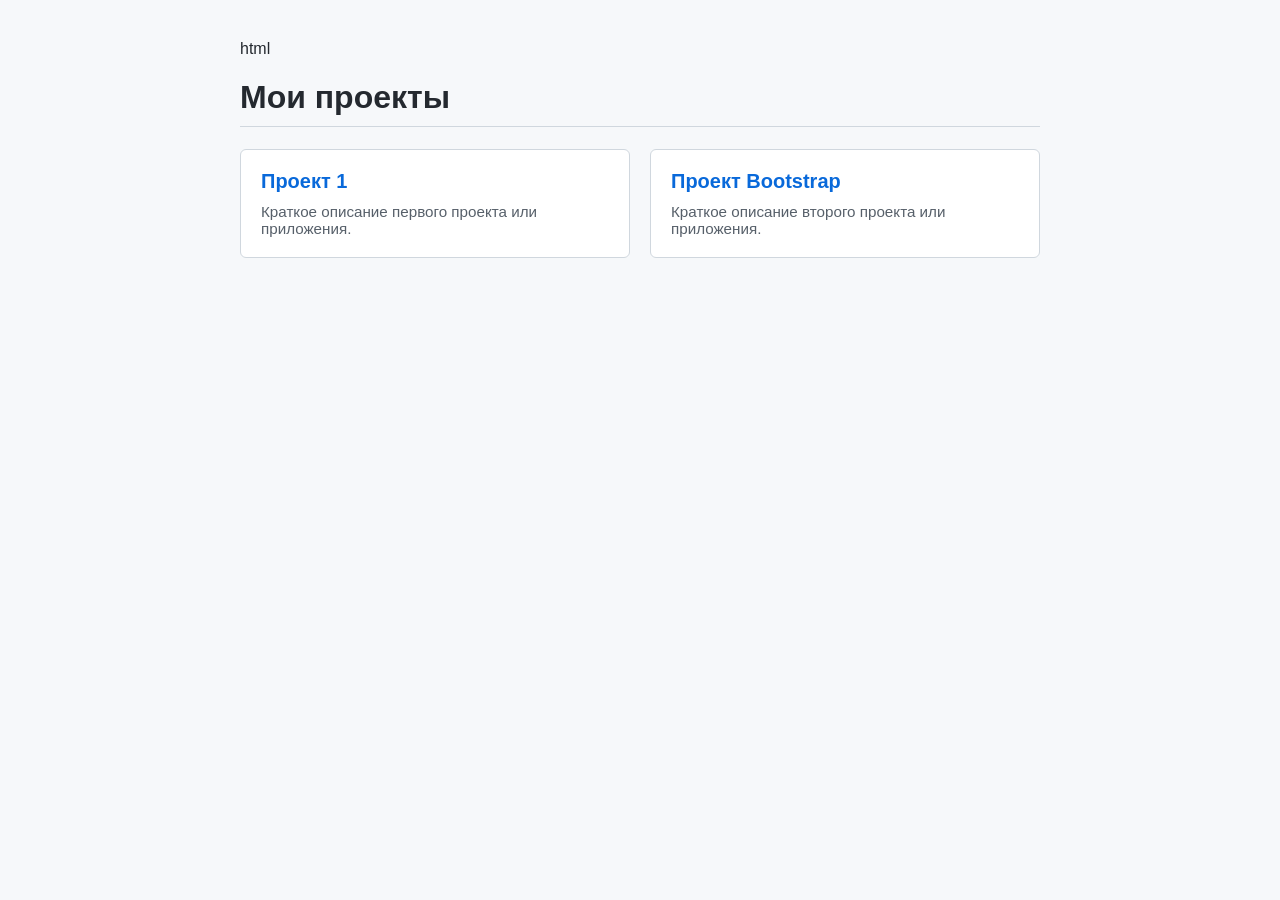
<file: index.html>
html
<!DOCTYPE html>
<html lang="ru">
<head>
  <meta charset="UTF-8">
  <meta name="viewport" content="width=device-width, initial-scale=1.0">
  <title>Мои проекты</title>
  <style>
    body {
      font-family: -apple-system, BlinkMacSystemFont, "Segoe UI", Roboto, sans-serif;
      max-width: 800px;
      margin: 40px auto;
      padding: 0 20px;
      background-color: #f6f8fa;
      color: #24292f;
    }
    h1 {
      border-bottom: 1px solid #d0d7de;
      padding-bottom: 10px;
    }
    .grid {
      display: grid;
      grid-template-columns: repeat(auto-fit, minmax(250px, 1fr));
      gap: 20px;
      margin-top: 20px;
    }
    .card {
      background: #ffffff;
      border: 1px solid #d0d7de;
      border-radius: 6px;
      padding: 20px;
      text-decoration: none;
      color: inherit;
      transition: transform 0.15s ease, box-shadow 0.15s ease;
    }
    .card:hover {
      transform: translateY(-2px);
      box-shadow: 0 4px 12px rgba(0, 0, 0, 0.08);
      border-color: #0969da;
    }
    .card h2 {
      margin: 0 0 10px 0;
      color: #0969da;
      font-size: 1.25rem;
    }
    .card p {
      margin: 0;
      color: #57606a;
      font-size: 0.95rem;
    }
  </style>
</head>
<body>

  <h1>Мои проекты</h1>
  
  <div class="grid">
    <!-- Обратите внимание на относительные ссылки без слеша в начале -->
    <a href="./subfolder/" class="card">
      <h2>Проект 1</h2>
      <p>Краткое описание первого проекта или приложения.</p>
    </a>

    <a href="./project1/" class="card">
      <h2>Проект Bootstrap</h2>
      <p>Краткое описание второго проекта или приложения.</p>
    </a>
  </div>

</body>
</html>
</file>
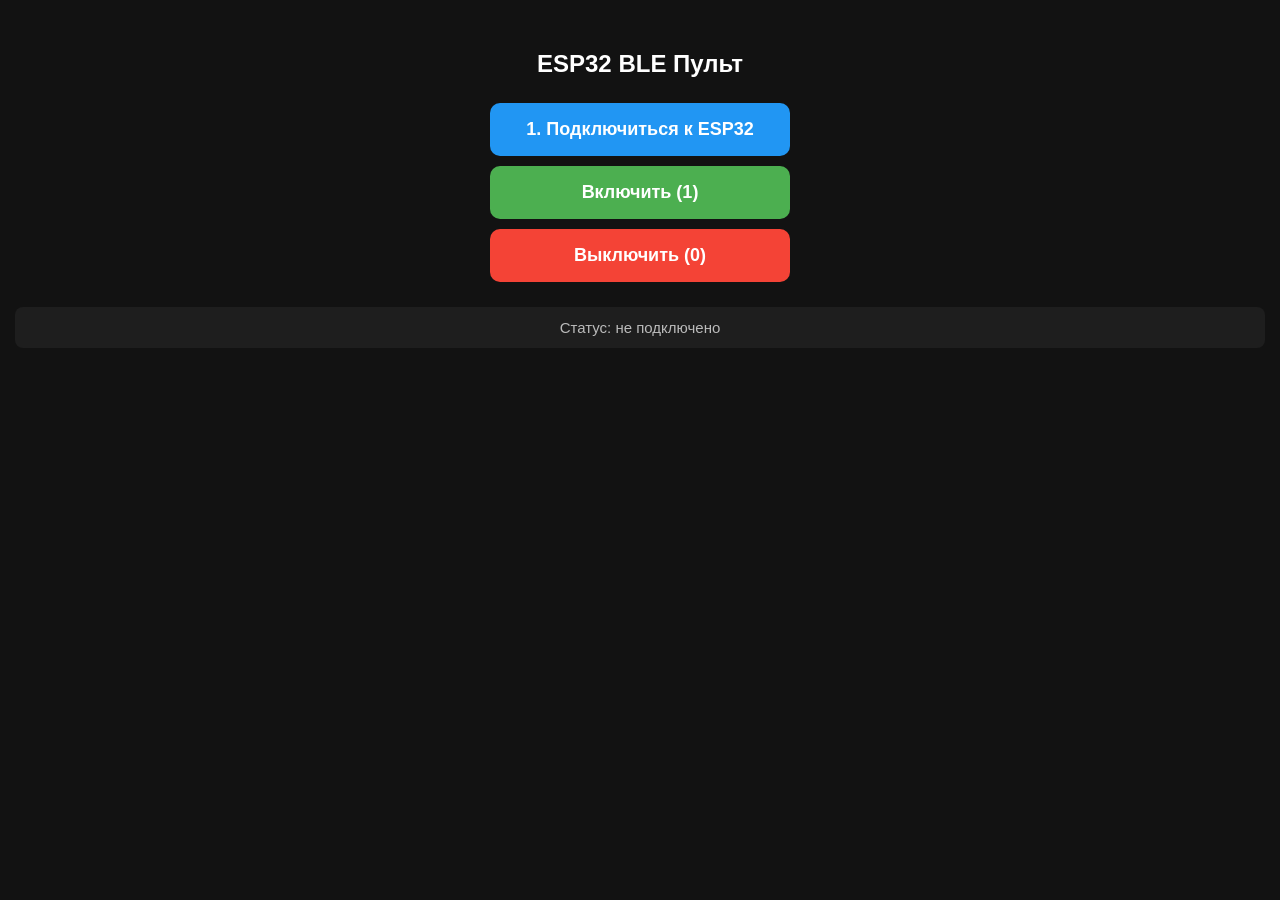
<file: Index.html>
<!DOCTYPE html>
<html lang="ru">
<head>
  <meta charset="UTF-8">
  <meta name="viewport" content="width=device-width, initial-scale=1.0">
  <title>ESP32 Пульт</title>
  <link rel="manifest" href="manifest.json">
  <meta name="theme-color" content="#121212">
  <style>
    body { font-family: sans-serif; text-align: center; padding: 30px 15px; background: #121212; color: #fff; margin: 0; }
    h2 { margin-bottom: 25px; }
    button { width: 85%; max-width: 300px; padding: 16px; font-size: 18px; margin: 10px auto; display: block; border-radius: 10px; border: none; cursor: pointer; font-weight: bold; }
    .connect { background: #2196F3; color: white; }
    .on { background: #4CAF50; color: white; }
    .off { background: #f44336; color: white; }
    #status { margin-top: 25px; padding: 12px; background: #1e1e1e; border-radius: 8px; color: #bbb; font-size: 15px; }
  </style>
</head>
<body>
  <h2>ESP32 BLE Пульт</h2>
  
  <button class="connect" onclick="connectBLE()">1. Подключиться к ESP32</button>
  <button class="on" onclick="sendCommand(1)">Включить (1)</button>
  <button class="off" onclick="sendCommand(0)">Выключить (0)</button>
  
  <div id="status">Статус: не подключено</div>

  <script>
    // Регистрация Service Worker для работы без интернета
    if ('serviceWorker' in navigator) {
      navigator.serviceWorker.register('sw.js');
    }

    const SERVICE_UUID = "4fafc201-1fb5-459e-8fcc-c5c9c331914b";
    const CHAR_UUID    = "beb5483e-36e1-4688-b7f5-ea07361b26a8";
    let bleCharacteristic = null;

    async function connectBLE() {
      const statusEl = document.getElementById('status');
      try {
        statusEl.innerText = "Поиск ESP32 (ждите до 15-20 сек)...";
        const device = await navigator.bluetooth.requestDevice({
          filters: [{ services: [SERVICE_UUID] }]
        });
        
        statusEl.innerText = "Подключение...";
        const server = await device.gatt.connect();
        const service = await server.getPrimaryService(SERVICE_UUID);
        bleCharacteristic = await service.getCharacteristic(CHAR_UUID);
        
        statusEl.innerText = "Подключено! Сон ESP32 отменен.";
        
        device.addEventListener('gattserverdisconnected', () => {
          statusEl.innerText = "Отключено (ESP32 ушла в цикл сна)";
          bleCharacteristic = null;
        });
      } catch (error) {
        statusEl.innerText = "Ошибка: " + error.message;
      }
    }

    async function sendCommand(val) {
      if (!bleCharacteristic) {
        alert("Сначала нажмите «Подключиться к ESP32»!");
        return;
      }
      try {
        await bleCharacteristic.writeValue(new Uint8Array([val]));
        document.getElementById('status').innerText = "Отправлена команда: " + val;
      } catch (error) {
        document.getElementById('status').innerText = "Ошибка отправки: " + error.message;
      }
    }
  </script>
</body>
</html>
</file>
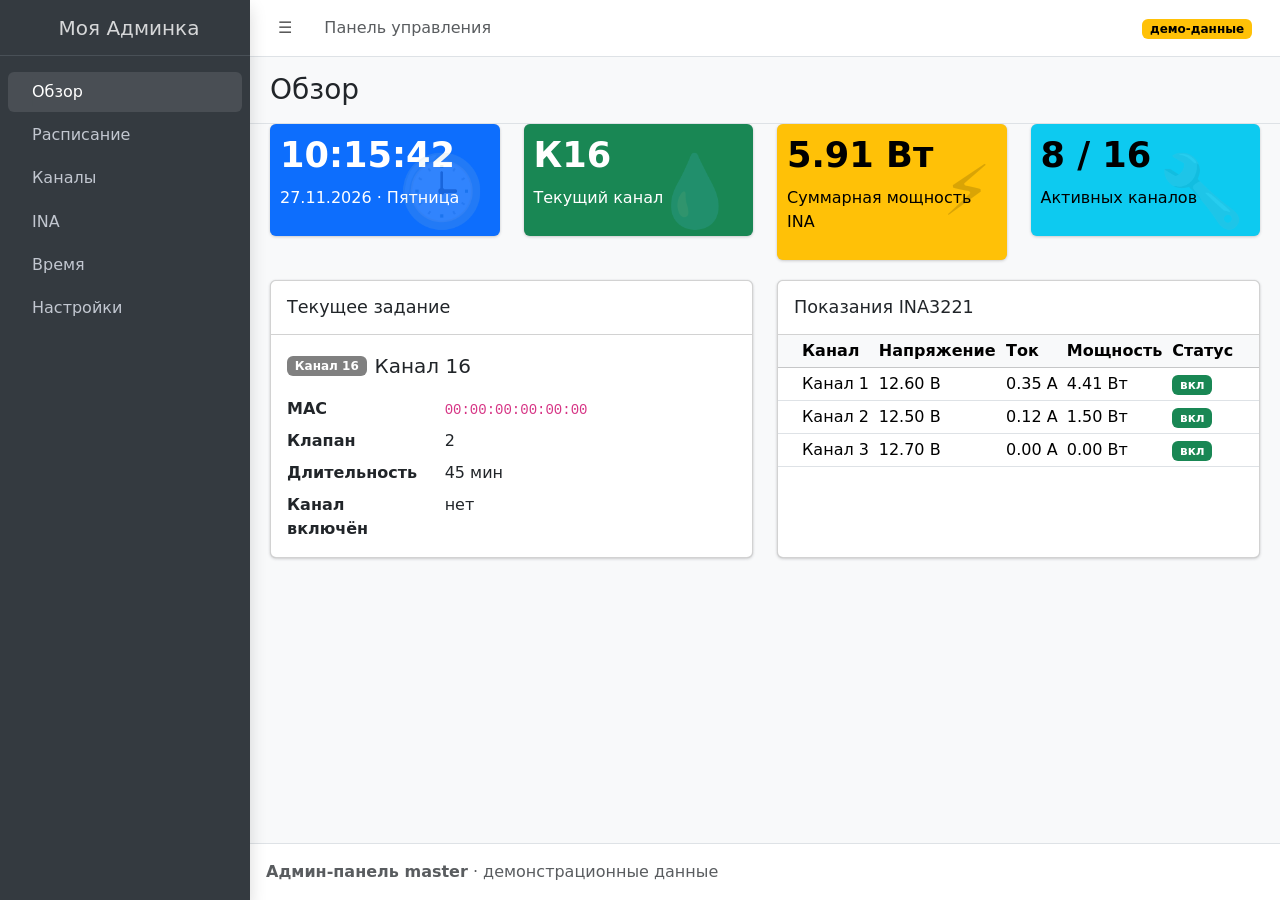
<file: project1/index.html>
<!doctype html>
<html lang="ru">
  <head>
    <meta charset="utf-8" />
    <meta name="viewport" content="width=device-width, initial-scale=1.0" />
    <title>Админ-панель | master</title>

    <!-- Настройки PWA для Android -->
    <link rel="manifest" href="manifest.json" />
    <meta name="theme-color" content="#343a40" />
    <link rel="apple-touch-icon" href="assets/img/AdminLTELogo.png" />

    <!-- Локальные стили AdminLTE + собственные стили админки -->
    <link rel="stylesheet" href="css/adminlte.min.css" />
    <link rel="stylesheet" href="css/app.css" />
  </head>
  <body class="layout-fixed sidebar-expand-lg bg-body-tertiary">
    <div class="app-wrapper">
      <!-- Верхняя шапка -->
      <nav class="app-header navbar navbar-expand bg-body">
        <div class="container-fluid">
          <ul class="navbar-nav">
            <li class="nav-item">
              <a class="nav-link" data-lte-toggle="sidebar" href="#" role="button">☰</a>
            </li>
            <li class="nav-item d-none d-md-block">
              <span class="nav-link text-muted">Панель управления</span>
            </li>
          </ul>
          <ul class="navbar-nav ms-auto">
            <li class="nav-item">
              <span class="nav-link">
                <span class="badge text-bg-warning" title="Источник данных — тестовые JSON">демо-данные</span>
              </span>
            </li>
          </ul>
        </div>
      </nav>

      <!-- Боковое меню -->
      <aside class="app-sidebar bg-body-secondary shadow" data-bs-theme="dark">
        <div class="sidebar-brand">
          <a href="#dashboard" class="brand-link">
            <span class="brand-text fw-light">Моя Админка</span>
          </a>
        </div>
        <div class="sidebar-wrapper">
          <nav class="mt-2">
            <ul class="nav sidebar-menu flex-column" role="menu">
              <li class="nav-item">
                <a href="#dashboard" class="nav-link"><p>Обзор</p></a>
              </li>
              <li class="nav-item">
                <a href="#week" class="nav-link"><p>Расписание</p></a>
              </li>
              <li class="nav-item">
                <a href="#channels" class="nav-link"><p>Каналы</p></a>
              </li>
              <li class="nav-item">
                <a href="#ina" class="nav-link"><p>INA</p></a>
              </li>
              <li class="nav-item">
                <a href="#rtc" class="nav-link"><p>Время</p></a>
              </li>
              <li class="nav-item">
                <a href="#settings" class="nav-link"><p>Настройки</p></a>
              </li>
            </ul>
          </nav>
        </div>
      </aside>

      <!-- Центральная часть (сюда подгружаются вьюхи) -->
      <main class="app-main" id="main-content">
        <div class="p-4 text-muted">Загрузка раздела...</div>
      </main>

      <!-- Подвал -->
      <footer class="app-footer">
        <strong>Админ-панель master</strong> · демонстрационные данные
      </footer>
    </div>

    <!-- Локальные скрипты Bootstrap и AdminLTE -->
    <script src="js/bootstrap.bundle.min.js"></script>
    <script src="js/adminlte.min.js"></script>

    <!-- Слой доступа к данным (пока читает тестовые JSON) -->
    <script src="js/data-source.js"></script>

    <!-- Скрипт роутинга и запуска JS внутри подгружаемых страниц -->
    <script>
      const mainContent = document.getElementById('main-content');
      const menuLinks = document.querySelectorAll('.sidebar-menu .nav-link');
      const ROUTES = ['dashboard', 'week', 'channels', 'ina', 'rtc', 'settings'];

      // Принудительный запуск тегов <script> внутри загруженного HTML.
      // Нужен, потому что innerHTML не исполняет скрипты автоматически.
      function executeScripts(container) {
        const scripts = container.querySelectorAll('script');
        scripts.forEach(oldScript => {
          const newScript = document.createElement('script');
          Array.from(oldScript.attributes).forEach(attr => {
            newScript.setAttribute(attr.name, attr.value);
          });
          if (!oldScript.hasAttribute('src')) {
            newScript.textContent = oldScript.textContent;
          }
          oldScript.parentNode.replaceChild(newScript, oldScript);
        });
      }

      // Снимаем таймеры предыдущей вьюхи, чтобы не копить утечки.
      function runCleanup() {
        if (typeof window.__viewCleanup === 'function') {
          try { window.__viewCleanup(); } catch (e) { console.warn('viewCleanup:', e); }
        }
        window.__viewCleanup = null;
      }

      // Загрузка HTML-фрагмента и подсветка активного пункта меню
      async function loadView(viewName) {
        const page = ROUTES.includes(viewName) ? viewName : 'dashboard';

        menuLinks.forEach(link => {
          const linkHash = link.getAttribute('href').replace('#', '');
          link.classList.toggle('active', linkHash === page);
        });

        runCleanup();
        mainContent.innerHTML = '<div class="p-4 text-muted">Загрузка раздела...</div>';

        try {
          // Относительный путь без ?t=..., чтобы корректно работал офлайн-кэш
          const response = await fetch(`views/${page}.html`);
          if (!response.ok) throw new Error(`Файл views/${page}.html не найден (${response.status})`);

          mainContent.innerHTML = await response.text();
          executeScripts(mainContent);
          if (typeof window.syncStickyOffsets === 'function') window.syncStickyOffsets();
        } catch (error) {
          mainContent.innerHTML = `<div class="p-4 text-danger">Ошибка: ${error.message}</div>`;
        }
      }

      function getCurrentRoute() {
        return window.location.hash.replace('#', '');
      }

      window.addEventListener('hashchange', () => loadView(getCurrentRoute()));
      window.addEventListener('DOMContentLoaded', () => loadView(getCurrentRoute()));
    </script>

    <!-- Смещения «липких» шапки, заголовка раздела и заголовков таблиц -->
    <script>
      (function () {
        const root = document.documentElement;

        // Пересчитывает высоты и выставляет CSS-переменные:
        //   --app-header-height — смещение заголовка раздела;
        //   --app-table-top     — смещение заголовков таблиц (шапка + заголовок).
        function syncStickyOffsets() {
          const header = document.querySelector('.app-header');
          const contentHeader = document.querySelector('.app-main .app-content-header');
          const headerHeight = header ? header.offsetHeight : 0;
          const contentHeaderHeight = contentHeader ? contentHeader.offsetHeight : 0;

          root.style.setProperty('--app-header-height', headerHeight + 'px');
          root.style.setProperty('--app-table-top', (headerHeight + contentHeaderHeight) + 'px');
        }

        window.syncStickyOffsets = syncStickyOffsets;
        window.addEventListener('resize', syncStickyOffsets);
        window.addEventListener('orientationchange', syncStickyOffsets);
        window.addEventListener('load', syncStickyOffsets);
        syncStickyOffsets();
      })();
    </script>

    <!-- Регистрация Service Worker для автономной работы (офлайн) -->
    <script>
      if ('serviceWorker' in navigator) {
        window.addEventListener('load', () => {
          navigator.serviceWorker.register('./sw.js')
            .then(() => console.log('Офлайн-режим (Service Worker) активирован'))
            .catch(err => console.error('Ошибка Service Worker:', err));
        });
      }
    </script>
  </body>
</html>
</file>
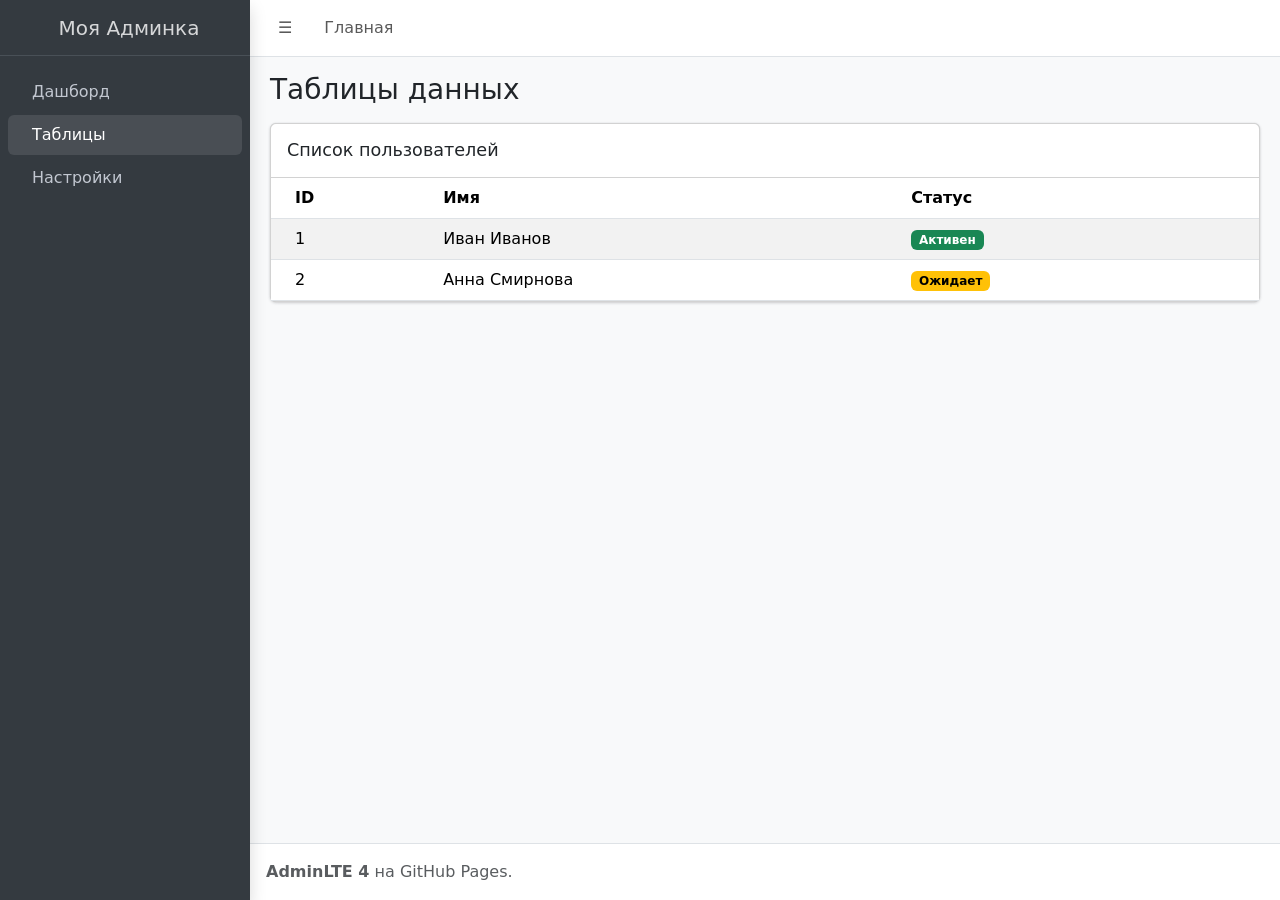
<file: project1/tables.html>
<!doctype html>
<html lang="ru">
  <head>
    <meta charset="utf-8" />
    <meta name="viewport" content="width=device-width, initial-scale=1.0" />
    <title>Таблицы | Моя Админка</title>
    <link rel="stylesheet" href="css/adminlte.min.css" />
  </head>
  <body class="layout-fixed sidebar-expand-lg bg-body-tertiary">
    <div class="app-wrapper">
      <!-- Верхняя шапка -->
      <nav class="app-header navbar navbar-expand bg-body">
        <div class="container-fluid">
          <ul class="navbar-nav">
            <li class="nav-item">
              <a class="nav-link" data-lte-toggle="sidebar" href="#" role="button">☰</a>
            </li>
            <li class="nav-item d-none d-md-block">
              <a href="index.html" class="nav-link">Главная</a>
            </li>
          </ul>
        </div>
      </nav>

      <!-- Боковое меню -->
      <aside class="app-sidebar bg-body-secondary shadow" data-bs-theme="dark">
        <div class="sidebar-brand">
          <a href="index.html" class="brand-link">
            <span class="brand-text fw-light">Моя Админка</span>
          </a>
        </div>
        <div class="sidebar-wrapper">
          <nav class="mt-2">
            <ul class="nav sidebar-menu flex-column" data-lte-toggle="treeview" role="menu">
              <li class="nav-item">
                <a href="index.html" class="nav-link">
                  <p>Дашборд</p>
                </a>
              </li>
              <li class="nav-item">
                <!-- Теперь класс active здесь -->
                <a href="tables.html" class="nav-link active">
                  <p>Таблицы</p>
                </a>
              </li>
              <li class="nav-item">
                <a href="settings.html" class="nav-link">
                  <p>Настройки</p>
                </a>
              </li>
            </ul>
          </nav>
        </div>
      </aside>

      <!-- Уникальный контент страницы -->
      <main class="app-main">
        <div class="app-content-header">
          <div class="container-fluid"><h3 class="mb-0">Таблицы данных</h3></div>
        </div>
        <div class="app-content">
          <div class="container-fluid">
            <div class="card">
              <div class="card-header"><h3 class="card-title">Список пользователей</h3></div>
              <div class="card-body p-0">
                <table class="table table-striped">
                  <thead>
                    <tr>
                      <th>ID</th>
                      <th>Имя</th>
                      <th>Статус</th>
                    </tr>
                  </thead>
                  <tbody>
                    <tr><td>1</td><td>Иван Иванов</td><td><span class="badge text-bg-success">Активен</span></td></tr>
                    <tr><td>2</td><td>Анна Смирнова</td><td><span class="badge text-bg-warning">Ожидает</span></td></tr>
                  </tbody>
                </table>
              </div>
            </div>
          </div>
        </div>
      </main>

      <!-- Подвал -->
      <footer class="app-footer">
        <strong>AdminLTE 4</strong> на GitHub Pages.
      </footer>
    </div>

    <script src="js/bootstrap.bundle.min.js"></script>
    <script src="js/adminlte.min.js"></script>
  </body>
</html>
</file>
<file: project1/css/app.css>
/* app.css — собственные стили админки поверх AdminLTE 4 */

/* --- Недельная сетка 7×24 --- */
.week-grid th,
.week-grid td {
  text-align: center;
  vertical-align: middle;
}

.week-grid .day-col {
  min-width: 84px;
  text-align: left;
  font-size: 0.8rem;
  line-height: 1.1;
  white-space: nowrap;
}

.week-grid .day-col small {
  font-size: 0.68rem;
  font-weight: 400;
}

.week-grid .hour-col {
  width: 34px;
  font-size: 0.7rem;
  font-weight: 500;
  color: #6c757d;
}

.week-cell {
  height: 30px;
  padding: 0;
  font-size: 0.75rem;
  font-weight: 700;
  cursor: default;
}

.week-cell--empty {
  background: #f8f9fa;
}

.week-cell--now {
  outline: 2px solid #0d6efd;
  outline-offset: -2px;
  position: relative;
  z-index: 1;
}

/* --- Легенда --- */
.legend-item {
  display: inline-flex;
  align-items: center;
  gap: 0.35rem;
  font-size: 0.85rem;
}

.legend-swatch {
  display: inline-block;
  width: 12px;
  height: 12px;
  border-radius: 2px;
  flex: 0 0 auto;
}

/* --- Часы --- */
.clock-display {
  font-size: 4rem;
  font-weight: 300;
  letter-spacing: 2px;
  line-height: 1.1;
  font-variant-numeric: tabular-nums;
}

/* --- INA --- */
.ina-value {
  font-size: 2rem;
  font-weight: 600;
  font-variant-numeric: tabular-nums;
}

.ina-value small {
  font-size: 1rem;
  font-weight: 400;
  color: #6c757d;
}

/* --- Графики (SVG) --- */
.chart-svg {
  display: block;
  width: 100%;
  height: auto;
}

.chart-grid {
  stroke: rgba(0, 0, 0, 0.12);
  stroke-width: 1;
}

.chart-axis {
  fill: #6c757d;
  font-size: 11px;
}

/* --- Тёмная тема --- */
[data-bs-theme="dark"] .week-cell--empty {
  background: rgba(255, 255, 255, 0.04);
}

[data-bs-theme="dark"] .week-grid .hour-col {
  color: #adb5bd;
}

[data-bs-theme="dark"] .chart-grid {
  stroke: rgba(255, 255, 255, 0.16);
}

[data-bs-theme="dark"] .chart-axis {
  fill: #adb5bd;
}

[data-bs-theme="dark"] .ina-value small {
  color: #adb5bd;
}

/* --- «Липкие» шапка приложения и заголовок раздела --- */
/* На десктопе AdminLTE задаёт .app-main { overflow: auto }. При неограниченной
   высоте это делает его контейнером прокрутки, и вложенный sticky-заголовок
   перестаёт «липнуть» к окну. Возвращаем прокрутку окну. */
@media (min-width: 992px) {
  .sidebar-expand-lg.layout-fixed .app-main {
    overflow: visible;
  }
}

/* Верхняя шапка («Панель управления») фиксируется у верхнего края окна. */
.app-header {
  position: sticky;
  top: 0;
  z-index: 1034;
}

/* Заголовок открытого раздела фиксируется под шапкой.
   Смещение = высота шапки (--app-header-height выставляется в index.html). */
.app-main .app-content-header {
  position: sticky;
  top: var(--app-header-height, 3.5rem);
  z-index: 1030;
  background: var(--bs-tertiary-bg);
  border-bottom: 1px solid var(--bs-border-color);
}

/* --- «Липкие» заголовки таблиц --- */
@media (min-width: 992px) {
  /* Обёртка .table-responsive создаёт контейнер прокрутки (overflow-x: auto)
     и мешает sticky-заголовку «липнуть» к окну. На десктопе обычные таблицы
     помещаются по ширине, поэтому горизонтальная прокрутка им не нужна. */
  .table-responsive {
    overflow: visible;
  }

  /* Исключение — широкая недельная сетка: ей горизонтальная прокрутка нужна. */
  .table-responsive.week-scroll {
    overflow-x: auto;
    -webkit-overflow-scrolling: touch;
  }

  /* Заголовки таблиц закрепляются под шапкой и заголовком раздела.
     Смещение (--app-table-top) = высота шапки + высота заголовка раздела.
     Недельную сетку (.week-grid) исключаем: у неё прозрачный thead и своя
     горизонтальная прокрутка. */
  .app-main .table:not(.week-grid) thead th {
    position: sticky;
    top: var(--app-table-top, 8rem);
    z-index: 1020;
  }
}
</file>
<file: project1/css/adminlte.min.css>
@charset "UTF-8";/*!
 *   AdminLTE v4.10.2
 *   Author: Colorlib
 *   Website: AdminLTE.io <https://adminlte.io>
 *   License: Open source - MIT <https://opensource.org/licenses/MIT>
 */:root,[data-bs-theme=light]{--bs-blue:#0d6efd;--bs-indigo:#6610f2;--bs-purple:#6f42c1;--bs-pink:#d63384;--bs-red:#dc3545;--bs-orange:#fd7e14;--bs-yellow:#ffc107;--bs-green:#198754;--bs-teal:#20c997;--bs-cyan:#0dcaf0;--bs-black:#000;--bs-white:#fff;--bs-gray:#6c757d;--bs-gray-dark:#343a40;--bs-gray-100:#f8f9fa;--bs-gray-200:#e9ecef;--bs-gray-300:#dee2e6;--bs-gray-400:#ced4da;--bs-gray-500:#adb5bd;--bs-gray-600:#6c757d;--bs-gray-700:#495057;--bs-gray-800:#343a40;--bs-gray-900:#212529;--bs-primary:#0d6efd;--bs-secondary:#6c757d;--bs-success:#198754;--bs-info:#0dcaf0;--bs-warning:#ffc107;--bs-danger:#dc3545;--bs-light:#f8f9fa;--bs-dark:#212529;--bs-primary-rgb:13,110,253;--bs-secondary-rgb:108,117,125;--bs-success-rgb:25,135,84;--bs-info-rgb:13,202,240;--bs-warning-rgb:255,193,7;--bs-danger-rgb:220,53,69;--bs-light-rgb:248,249,250;--bs-dark-rgb:33,37,41;--bs-primary-text-emphasis:rgb(2.0392156863%, 17.2549019608%, 39.6862745098%);--bs-secondary-text-emphasis:rgb(16.9411764706%, 18.3529411765%, 19.6078431373%);--bs-success-text-emphasis:rgb(3.9215686275%, 21.1764705882%, 13.1764705882%);--bs-info-text-emphasis:rgb(2.0392156863%, 31.6862745098%, 37.6470588235%);--bs-warning-text-emphasis:rgb(40%, 30.2745098039%, 1.0980392157%);--bs-danger-text-emphasis:rgb(34.5098039216%, 8.3137254902%, 10.8235294118%);--bs-light-text-emphasis:#495057;--bs-dark-text-emphasis:#495057;--bs-primary-bg-subtle:rgb(81.0196078431%, 88.6274509804%, 99.8431372549%);--bs-secondary-bg-subtle:rgb(88.4705882353%, 89.1764705882%, 89.8039215686%);--bs-success-bg-subtle:rgb(81.9607843137%, 90.5882352941%, 86.5882352941%);--bs-info-bg-subtle:rgb(81.0196078431%, 95.8431372549%, 98.8235294118%);--bs-warning-bg-subtle:rgb(100%, 95.137254902%, 80.5490196078%);--bs-danger-bg-subtle:rgb(97.2549019608%, 84.1568627451%, 85.4117647059%);--bs-light-bg-subtle:rgb(98.6274509804%, 98.8235294118%, 99.0196078431%);--bs-dark-bg-subtle:#ced4da;--bs-primary-border-subtle:rgb(62.0392156863%, 77.2549019608%, 99.6862745098%);--bs-secondary-border-subtle:rgb(76.9411764706%, 78.3529411765%, 79.6078431373%);--bs-success-border-subtle:rgb(63.9215686275%, 81.1764705882%, 73.1764705882%);--bs-info-border-subtle:rgb(62.0392156863%, 91.6862745098%, 97.6470588235%);--bs-warning-border-subtle:rgb(100%, 90.2745098039%, 61.0980392157%);--bs-danger-border-subtle:rgb(94.5098039216%, 68.3137254902%, 70.8235294118%);--bs-light-border-subtle:#e9ecef;--bs-dark-border-subtle:#adb5bd;--bs-white-rgb:255,255,255;--bs-black-rgb:0,0,0;--bs-font-sans-serif:"Source Sans 3",system-ui,-apple-system,"Segoe UI",Roboto,"Helvetica Neue","Noto Sans","Liberation Sans",Arial,sans-serif,"Apple Color Emoji","Segoe UI Emoji","Segoe UI Symbol","Noto Color Emoji";--bs-font-monospace:SFMono-Regular,Menlo,Monaco,Consolas,"Liberation Mono","Courier New",monospace;--bs-gradient:linear-gradient(180deg, rgba(255, 255, 255, 0.15), rgba(255, 255, 255, 0));--bs-body-font-family:var(--bs-font-sans-serif);--bs-body-font-size:1rem;--bs-body-font-weight:400;--bs-body-line-height:1.5;--bs-body-color:#212529;--bs-body-color-rgb:33,37,41;--bs-body-bg:#fff;--bs-body-bg-rgb:255,255,255;--bs-emphasis-color:#000;--bs-emphasis-color-rgb:0,0,0;--bs-secondary-color:rgba(33, 37, 41, 0.75);--bs-secondary-color-rgb:33,37,41;--bs-secondary-bg:#e9ecef;--bs-secondary-bg-rgb:233,236,239;--bs-tertiary-color:rgba(33, 37, 41, 0.5);--bs-tertiary-color-rgb:33,37,41;--bs-tertiary-bg:#f8f9fa;--bs-tertiary-bg-rgb:248,249,250;--bs-heading-color:inherit;--bs-link-color:#0d6efd;--bs-link-color-rgb:13,110,253;--bs-link-decoration:underline;--bs-link-hover-color:rgb(4.0784313725%, 34.5098039216%, 79.3725490196%);--bs-link-hover-color-rgb:10,88,202;--bs-code-color:#d63384;--bs-highlight-color:#212529;--bs-highlight-bg:rgb(100%, 95.137254902%, 80.5490196078%);--bs-border-width:1px;--bs-border-style:solid;--bs-border-color:#dee2e6;--bs-border-color-translucent:rgba(0, 0, 0, 0.175);--bs-border-radius:0.375rem;--bs-border-radius-sm:0.25rem;--bs-border-radius-lg:0.5rem;--bs-border-radius-xl:1rem;--bs-border-radius-xxl:2rem;--bs-border-radius-2xl:var(--bs-border-radius-xxl);--bs-border-radius-pill:50rem;--bs-box-shadow:0 0.5rem 1rem rgba(0, 0, 0, 0.15);--bs-box-shadow-sm:0 0.125rem 0.25rem rgba(0, 0, 0, 0.075);--bs-box-shadow-lg:0 1rem 3rem rgba(0, 0, 0, 0.175);--bs-box-shadow-inset:inset 0 1px 2px rgba(0, 0, 0, 0.075);--bs-focus-ring-width:0.25rem;--bs-focus-ring-opacity:0.25;--bs-focus-ring-color:rgba(13, 110, 253, 0.25);--bs-form-valid-color:#198754;--bs-form-valid-border-color:#198754;--bs-form-invalid-color:#dc3545;--bs-form-invalid-border-color:#dc3545}[data-bs-theme=dark]{color-scheme:dark;--bs-body-color:#dee2e6;--bs-body-color-rgb:222,226,230;--bs-body-bg:#212529;--bs-body-bg-rgb:33,37,41;--bs-emphasis-color:#fff;--bs-emphasis-color-rgb:255,255,255;--bs-secondary-color:rgba(222, 226, 230, 0.75);--bs-secondary-color-rgb:222,226,230;--bs-secondary-bg:#343a40;--bs-secondary-bg-rgb:52,58,64;--bs-tertiary-color:rgba(222, 226, 230, 0.5);--bs-tertiary-color-rgb:222,226,230;--bs-tertiary-bg:rgb(16.6666666667%, 18.6274509804%, 20.5882352941%);--bs-tertiary-bg-rgb:43,48,53;--bs-primary-text-emphasis:rgb(43.0588235294%, 65.8823529412%, 99.5294117647%);--bs-secondary-text-emphasis:rgb(65.4117647059%, 67.5294117647%, 69.4117647059%);--bs-success-text-emphasis:rgb(45.8823529412%, 71.7647058824%, 59.7647058824%);--bs-info-text-emphasis:rgb(43.0588235294%, 87.5294117647%, 96.4705882353%);--bs-warning-text-emphasis:rgb(100%, 85.4117647059%, 41.6470588235%);--bs-danger-text-emphasis:rgb(91.7647058824%, 52.4705882353%, 56.2352941176%);--bs-light-text-emphasis:#f8f9fa;--bs-dark-text-emphasis:#dee2e6;--bs-primary-bg-subtle:rgb(1.0196078431%, 8.6274509804%, 19.8431372549%);--bs-secondary-bg-subtle:rgb(8.4705882353%, 9.1764705882%, 9.8039215686%);--bs-success-bg-subtle:rgb(1.9607843137%, 10.5882352941%, 6.5882352941%);--bs-info-bg-subtle:rgb(1.0196078431%, 15.8431372549%, 18.8235294118%);--bs-warning-bg-subtle:rgb(20%, 15.137254902%, 0.5490196078%);--bs-danger-bg-subtle:rgb(17.2549019608%, 4.1568627451%, 5.4117647059%);--bs-light-bg-subtle:#343a40;--bs-dark-bg-subtle:#1a1d20;--bs-primary-border-subtle:rgb(3.0588235294%, 25.8823529412%, 59.5294117647%);--bs-secondary-border-subtle:rgb(25.4117647059%, 27.5294117647%, 29.4117647059%);--bs-success-border-subtle:rgb(5.8823529412%, 31.7647058824%, 19.7647058824%);--bs-info-border-subtle:rgb(3.0588235294%, 47.5294117647%, 56.4705882353%);--bs-warning-border-subtle:rgb(60%, 45.4117647059%, 1.6470588235%);--bs-danger-border-subtle:rgb(51.7647058824%, 12.4705882353%, 16.2352941176%);--bs-light-border-subtle:#495057;--bs-dark-border-subtle:#343a40;--bs-heading-color:inherit;--bs-link-color:rgb(43.0588235294%, 65.8823529412%, 99.5294117647%);--bs-link-hover-color:rgb(54.4470588235%, 72.7058823529%, 99.6235294118%);--bs-link-color-rgb:110,168,254;--bs-link-hover-color-rgb:139,185,254;--bs-code-color:rgb(90.3529411765%, 52%, 71.0588235294%);--bs-highlight-color:#dee2e6;--bs-highlight-bg:rgb(40%, 30.2745098039%, 1.0980392157%);--bs-border-color:#495057;--bs-border-color-translucent:rgba(255, 255, 255, 0.15);--bs-form-valid-color:rgb(45.8823529412%, 71.7647058824%, 59.7647058824%);--bs-form-valid-border-color:rgb(45.8823529412%, 71.7647058824%, 59.7647058824%);--bs-form-invalid-color:rgb(91.7647058824%, 52.4705882353%, 56.2352941176%);--bs-form-invalid-border-color:rgb(91.7647058824%, 52.4705882353%, 56.2352941176%)}*,::after,::before{box-sizing:border-box}@media (prefers-reduced-motion:no-preference){:root{scroll-behavior:smooth}}body{margin:0;font-family:var(--bs-body-font-family);font-size:var(--bs-body-font-size);font-weight:var(--bs-body-font-weight);line-height:var(--bs-body-line-height);color:var(--bs-body-color);text-align:var(--bs-body-text-align);background-color:var(--bs-body-bg);-webkit-text-size-adjust:100%;-webkit-tap-highlight-color:transparent}hr{margin:1rem 0;color:inherit;border:0;border-top:var(--bs-border-width) solid;opacity:.25}.h1,.h2,.h3,.h4,.h5,.h6,h1,h2,h3,h4,h5,h6{margin-top:0;margin-bottom:.5rem;font-weight:500;line-height:1.2;color:var(--bs-heading-color)}.h1,h1{font-size:calc(1.375rem + 1.5vw)}@media (min-width:1200px){.h1,h1{font-size:2.5rem}}.h2,h2{font-size:calc(1.325rem + .9vw)}@media (min-width:1200px){.h2,h2{font-size:2rem}}.h3,h3{font-size:calc(1.3rem + .6vw)}@media (min-width:1200px){.h3,h3{font-size:1.75rem}}.h4,h4{font-size:calc(1.275rem + .3vw)}@media (min-width:1200px){.h4,h4{font-size:1.5rem}}.h5,h5{font-size:1.25rem}.h6,h6{font-size:1rem}p{margin-top:0;margin-bottom:1rem}abbr[title]{-webkit-text-decoration:underline dotted;text-decoration:underline dotted;cursor:help;-webkit-text-decoration-skip-ink:none;text-decoration-skip-ink:none}address{margin-bottom:1rem;font-style:normal;line-height:inherit}ol,ul{padding-left:2rem}dl,ol,ul{margin-top:0;margin-bottom:1rem}ol ol,ol ul,ul ol,ul ul{margin-bottom:0}dt{font-weight:700}dd{margin-bottom:.5rem;margin-left:0}blockquote{margin:0 0 1rem}b,strong{font-weight:bolder}.small,small{font-size:.875em}.mark,mark{padding:.1875em;color:var(--bs-highlight-color);background-color:var(--bs-highlight-bg)}sub,sup{position:relative;font-size:.75em;line-height:0;vertical-align:baseline}sub{bottom:-.25em}sup{top:-.5em}a{color:rgba(var(--bs-link-color-rgb),var(--bs-link-opacity,1));text-decoration:underline}a:hover{--bs-link-color-rgb:var(--bs-link-hover-color-rgb)}a:not([href]):not([class]),a:not([href]):not([class]):hover{color:inherit;text-decoration:none}code,kbd,pre,samp{font-family:var(--bs-font-monospace);font-size:1em}pre{display:block;margin-top:0;margin-bottom:1rem;overflow:auto;font-size:.875em}pre code{font-size:inherit;color:inherit;word-break:normal}code{font-size:.875em;color:var(--bs-code-color);word-wrap:break-word}a>code{color:inherit}kbd{padding:.1875rem .375rem;font-size:.875em;color:var(--bs-body-bg);background-color:var(--bs-body-color);border-radius:.25rem}kbd kbd{padding:0;font-size:1em}figure{margin:0 0 1rem}img,svg{vertical-align:middle}table{caption-side:bottom;border-collapse:collapse}caption{padding-top:.5rem;padding-bottom:.5rem;color:var(--bs-secondary-color);text-align:left}th{text-align:inherit;text-align:-webkit-match-parent}tbody,td,tfoot,th,thead,tr{border-color:inherit;border-style:solid;border-width:0}label{display:inline-block}button{border-radius:0}button:focus:not(:focus-visible){outline:0}button,input,optgroup,select,textarea{margin:0;font-family:inherit;font-size:inherit;line-height:inherit}button,select{text-transform:none}[role=button]{cursor:pointer}select{word-wrap:normal}select:disabled{opacity:1}[list]:not([type=date]):not([type=datetime-local]):not([type=month]):not([type=week]):not([type=time])::-webkit-calendar-picker-indicator{display:none!important}[type=button],[type=reset],[type=submit],button{-webkit-appearance:button}[type=button]:not(:disabled),[type=reset]:not(:disabled),[type=submit]:not(:disabled),button:not(:disabled){cursor:pointer}::-moz-focus-inner{padding:0;border-style:none}textarea{resize:vertical}fieldset{min-width:0;padding:0;margin:0;border:0}legend{float:left;width:100%;padding:0;margin-bottom:.5rem;line-height:inherit;font-size:calc(1.275rem + .3vw)}@media (min-width:1200px){legend{font-size:1.5rem}}legend+*{clear:left}::-webkit-datetime-edit-day-field,::-webkit-datetime-edit-fields-wrapper,::-webkit-datetime-edit-hour-field,::-webkit-datetime-edit-minute-field,::-webkit-datetime-edit-month-field,::-webkit-datetime-edit-text,::-webkit-datetime-edit-year-field{padding:0}::-webkit-inner-spin-button{height:auto}[type=search]{-webkit-appearance:textfield;outline-offset:-2px}[type=search]::-webkit-search-cancel-button{cursor:pointer;filter:grayscale(1)}::-webkit-search-decoration{-webkit-appearance:none}::-webkit-color-swatch-wrapper{padding:0}::file-selector-button{font:inherit;-webkit-appearance:button}output{display:inline-block}iframe{border:0}summary{display:list-item;cursor:pointer}progress{vertical-align:baseline}[hidden]{display:none!important}.lead{font-size:1.25rem;font-weight:300}.display-1{font-weight:300;line-height:1.2;font-size:calc(1.625rem + 4.5vw)}@media (min-width:1200px){.display-1{font-size:5rem}}.display-2{font-weight:300;line-height:1.2;font-size:calc(1.575rem + 3.9vw)}@media (min-width:1200px){.display-2{font-size:4.5rem}}.display-3{font-weight:300;line-height:1.2;font-size:calc(1.525rem + 3.3vw)}@media (min-width:1200px){.display-3{font-size:4rem}}.display-4{font-weight:300;line-height:1.2;font-size:calc(1.475rem + 2.7vw)}@media (min-width:1200px){.display-4{font-size:3.5rem}}.display-5{font-weight:300;line-height:1.2;font-size:calc(1.425rem + 2.1vw)}@media (min-width:1200px){.display-5{font-size:3rem}}.display-6{font-weight:300;line-height:1.2;font-size:calc(1.375rem + 1.5vw)}@media (min-width:1200px){.display-6{font-size:2.5rem}}.list-unstyled{padding-left:0;list-style:none}.list-inline{padding-left:0;list-style:none}.list-inline-item{display:inline-block}.list-inline-item:not(:last-child){margin-right:.5rem}.initialism{font-size:.875em;text-transform:uppercase}.blockquote{margin-bottom:1rem;font-size:1.25rem}.blockquote>:last-child{margin-bottom:0}.blockquote-footer{margin-top:-1rem;margin-bottom:1rem;font-size:.875em;color:#6c757d}.blockquote-footer::before{content:"— "}.img-fluid{max-width:100%;height:auto}.img-thumbnail{padding:.25rem;background-color:var(--bs-body-bg);border:var(--bs-border-width) solid var(--bs-border-color);border-radius:var(--bs-border-radius);box-shadow:var(--bs-box-shadow-sm);max-width:100%;height:auto}.figure{display:inline-block}.figure-img{margin-bottom:.5rem;line-height:1}.figure-caption{font-size:.875em;color:var(--bs-secondary-color)}.container,.container-fluid,.container-lg,.container-md,.container-sm,.container-xl,.container-xxl{--bs-gutter-x:1.5rem;--bs-gutter-y:0;width:100%;padding-right:calc(var(--bs-gutter-x) * .5);padding-left:calc(var(--bs-gutter-x) * .5);margin-right:auto;margin-left:auto}@media (min-width:576px){.container,.container-sm{max-width:540px}}@media (min-width:768px){.container,.container-md,.container-sm{max-width:720px}}@media (min-width:992px){.container,.container-lg,.container-md,.container-sm{max-width:960px}}@media (min-width:1200px){.container,.container-lg,.container-md,.container-sm,.container-xl{max-width:1140px}}@media (min-width:1400px){.container,.container-lg,.container-md,.container-sm,.container-xl,.container-xxl{max-width:1320px}}:root{--bs-breakpoint-xs:0;--bs-breakpoint-sm:576px;--bs-breakpoint-md:768px;--bs-breakpoint-lg:992px;--bs-breakpoint-xl:1200px;--bs-breakpoint-xxl:1400px}.row{--bs-gutter-x:1.5rem;--bs-gutter-y:0;display:flex;flex-wrap:wrap;margin-top:calc(-1 * var(--bs-gutter-y));margin-right:calc(-.5 * var(--bs-gutter-x));margin-left:calc(-.5 * var(--bs-gutter-x))}.row>*{flex-shrink:0;width:100%;max-width:100%;padding-right:calc(var(--bs-gutter-x) * .5);padding-left:calc(var(--bs-gutter-x) * .5);margin-top:var(--bs-gutter-y)}.col{flex:1 0 0}.row-cols-auto>*{flex:0 0 auto;width:auto}.row-cols-1>*{flex:0 0 auto;width:100%}.row-cols-2>*{flex:0 0 auto;width:50%}.row-cols-3>*{flex:0 0 auto;width:33.33333333%}.row-cols-4>*{flex:0 0 auto;width:25%}.row-cols-5>*{flex:0 0 auto;width:20%}.row-cols-6>*{flex:0 0 auto;width:16.66666667%}.col-auto{flex:0 0 auto;width:auto}.col-1{flex:0 0 auto;width:8.33333333%}.col-2{flex:0 0 auto;width:16.66666667%}.col-3{flex:0 0 auto;width:25%}.col-4{flex:0 0 auto;width:33.33333333%}.col-5{flex:0 0 auto;width:41.66666667%}.col-6{flex:0 0 auto;width:50%}.col-7{flex:0 0 auto;width:58.33333333%}.col-8{flex:0 0 auto;width:66.66666667%}.col-9{flex:0 0 auto;width:75%}.col-10{flex:0 0 auto;width:83.33333333%}.col-11{flex:0 0 auto;width:91.66666667%}.col-12{flex:0 0 auto;width:100%}.offset-1{margin-left:8.33333333%}.offset-2{margin-left:16.66666667%}.offset-3{margin-left:25%}.offset-4{margin-left:33.33333333%}.offset-5{margin-left:41.66666667%}.offset-6{margin-left:50%}.offset-7{margin-left:58.33333333%}.offset-8{margin-left:66.66666667%}.offset-9{margin-left:75%}.offset-10{margin-left:83.33333333%}.offset-11{margin-left:91.66666667%}.g-0,.gx-0{--bs-gutter-x:0}.g-0,.gy-0{--bs-gutter-y:0}.g-1,.gx-1{--bs-gutter-x:0.25rem}.g-1,.gy-1{--bs-gutter-y:0.25rem}.g-2,.gx-2{--bs-gutter-x:0.5rem}.g-2,.gy-2{--bs-gutter-y:0.5rem}.g-3,.gx-3{--bs-gutter-x:1rem}.g-3,.gy-3{--bs-gutter-y:1rem}.g-4,.gx-4{--bs-gutter-x:1.5rem}.g-4,.gy-4{--bs-gutter-y:1.5rem}.g-5,.gx-5{--bs-gutter-x:3rem}.g-5,.gy-5{--bs-gutter-y:3rem}@media (min-width:576px){.col-sm{flex:1 0 0}.row-cols-sm-auto>*{flex:0 0 auto;width:auto}.row-cols-sm-1>*{flex:0 0 auto;width:100%}.row-cols-sm-2>*{flex:0 0 auto;width:50%}.row-cols-sm-3>*{flex:0 0 auto;width:33.33333333%}.row-cols-sm-4>*{flex:0 0 auto;width:25%}.row-cols-sm-5>*{flex:0 0 auto;width:20%}.row-cols-sm-6>*{flex:0 0 auto;width:16.66666667%}.col-sm-auto{flex:0 0 auto;width:auto}.col-sm-1{flex:0 0 auto;width:8.33333333%}.col-sm-2{flex:0 0 auto;width:16.66666667%}.col-sm-3{flex:0 0 auto;width:25%}.col-sm-4{flex:0 0 auto;width:33.33333333%}.col-sm-5{flex:0 0 auto;width:41.66666667%}.col-sm-6{flex:0 0 auto;width:50%}.col-sm-7{flex:0 0 auto;width:58.33333333%}.col-sm-8{flex:0 0 auto;width:66.66666667%}.col-sm-9{flex:0 0 auto;width:75%}.col-sm-10{flex:0 0 auto;width:83.33333333%}.col-sm-11{flex:0 0 auto;width:91.66666667%}.col-sm-12{flex:0 0 auto;width:100%}.offset-sm-0{margin-left:0}.offset-sm-1{margin-left:8.33333333%}.offset-sm-2{margin-left:16.66666667%}.offset-sm-3{margin-left:25%}.offset-sm-4{margin-left:33.33333333%}.offset-sm-5{margin-left:41.66666667%}.offset-sm-6{margin-left:50%}.offset-sm-7{margin-left:58.33333333%}.offset-sm-8{margin-left:66.66666667%}.offset-sm-9{margin-left:75%}.offset-sm-10{margin-left:83.33333333%}.offset-sm-11{margin-left:91.66666667%}.g-sm-0,.gx-sm-0{--bs-gutter-x:0}.g-sm-0,.gy-sm-0{--bs-gutter-y:0}.g-sm-1,.gx-sm-1{--bs-gutter-x:0.25rem}.g-sm-1,.gy-sm-1{--bs-gutter-y:0.25rem}.g-sm-2,.gx-sm-2{--bs-gutter-x:0.5rem}.g-sm-2,.gy-sm-2{--bs-gutter-y:0.5rem}.g-sm-3,.gx-sm-3{--bs-gutter-x:1rem}.g-sm-3,.gy-sm-3{--bs-gutter-y:1rem}.g-sm-4,.gx-sm-4{--bs-gutter-x:1.5rem}.g-sm-4,.gy-sm-4{--bs-gutter-y:1.5rem}.g-sm-5,.gx-sm-5{--bs-gutter-x:3rem}.g-sm-5,.gy-sm-5{--bs-gutter-y:3rem}}@media (min-width:768px){.col-md{flex:1 0 0}.row-cols-md-auto>*{flex:0 0 auto;width:auto}.row-cols-md-1>*{flex:0 0 auto;width:100%}.row-cols-md-2>*{flex:0 0 auto;width:50%}.row-cols-md-3>*{flex:0 0 auto;width:33.33333333%}.row-cols-md-4>*{flex:0 0 auto;width:25%}.row-cols-md-5>*{flex:0 0 auto;width:20%}.row-cols-md-6>*{flex:0 0 auto;width:16.66666667%}.col-md-auto{flex:0 0 auto;width:auto}.col-md-1{flex:0 0 auto;width:8.33333333%}.col-md-2{flex:0 0 auto;width:16.66666667%}.col-md-3{flex:0 0 auto;width:25%}.col-md-4{flex:0 0 auto;width:33.33333333%}.col-md-5{flex:0 0 auto;width:41.66666667%}.col-md-6{flex:0 0 auto;width:50%}.col-md-7{flex:0 0 auto;width:58.33333333%}.col-md-8{flex:0 0 auto;width:66.66666667%}.col-md-9{flex:0 0 auto;width:75%}.col-md-10{flex:0 0 auto;width:83.33333333%}.col-md-11{flex:0 0 auto;width:91.66666667%}.col-md-12{flex:0 0 auto;width:100%}.offset-md-0{margin-left:0}.offset-md-1{margin-left:8.33333333%}.offset-md-2{margin-left:16.66666667%}.offset-md-3{margin-left:25%}.offset-md-4{margin-left:33.33333333%}.offset-md-5{margin-left:41.66666667%}.offset-md-6{margin-left:50%}.offset-md-7{margin-left:58.33333333%}.offset-md-8{margin-left:66.66666667%}.offset-md-9{margin-left:75%}.offset-md-10{margin-left:83.33333333%}.offset-md-11{margin-left:91.66666667%}.g-md-0,.gx-md-0{--bs-gutter-x:0}.g-md-0,.gy-md-0{--bs-gutter-y:0}.g-md-1,.gx-md-1{--bs-gutter-x:0.25rem}.g-md-1,.gy-md-1{--bs-gutter-y:0.25rem}.g-md-2,.gx-md-2{--bs-gutter-x:0.5rem}.g-md-2,.gy-md-2{--bs-gutter-y:0.5rem}.g-md-3,.gx-md-3{--bs-gutter-x:1rem}.g-md-3,.gy-md-3{--bs-gutter-y:1rem}.g-md-4,.gx-md-4{--bs-gutter-x:1.5rem}.g-md-4,.gy-md-4{--bs-gutter-y:1.5rem}.g-md-5,.gx-md-5{--bs-gutter-x:3rem}.g-md-5,.gy-md-5{--bs-gutter-y:3rem}}@media (min-width:992px){.col-lg{flex:1 0 0}.row-cols-lg-auto>*{flex:0 0 auto;width:auto}.row-cols-lg-1>*{flex:0 0 auto;width:100%}.row-cols-lg-2>*{flex:0 0 auto;width:50%}.row-cols-lg-3>*{flex:0 0 auto;width:33.33333333%}.row-cols-lg-4>*{flex:0 0 auto;width:25%}.row-cols-lg-5>*{flex:0 0 auto;width:20%}.row-cols-lg-6>*{flex:0 0 auto;width:16.66666667%}.col-lg-auto{flex:0 0 auto;width:auto}.col-lg-1{flex:0 0 auto;width:8.33333333%}.col-lg-2{flex:0 0 auto;width:16.66666667%}.col-lg-3{flex:0 0 auto;width:25%}.col-lg-4{flex:0 0 auto;width:33.33333333%}.col-lg-5{flex:0 0 auto;width:41.66666667%}.col-lg-6{flex:0 0 auto;width:50%}.col-lg-7{flex:0 0 auto;width:58.33333333%}.col-lg-8{flex:0 0 auto;width:66.66666667%}.col-lg-9{flex:0 0 auto;width:75%}.col-lg-10{flex:0 0 auto;width:83.33333333%}.col-lg-11{flex:0 0 auto;width:91.66666667%}.col-lg-12{flex:0 0 auto;width:100%}.offset-lg-0{margin-left:0}.offset-lg-1{margin-left:8.33333333%}.offset-lg-2{margin-left:16.66666667%}.offset-lg-3{margin-left:25%}.offset-lg-4{margin-left:33.33333333%}.offset-lg-5{margin-left:41.66666667%}.offset-lg-6{margin-left:50%}.offset-lg-7{margin-left:58.33333333%}.offset-lg-8{margin-left:66.66666667%}.offset-lg-9{margin-left:75%}.offset-lg-10{margin-left:83.33333333%}.offset-lg-11{margin-left:91.66666667%}.g-lg-0,.gx-lg-0{--bs-gutter-x:0}.g-lg-0,.gy-lg-0{--bs-gutter-y:0}.g-lg-1,.gx-lg-1{--bs-gutter-x:0.25rem}.g-lg-1,.gy-lg-1{--bs-gutter-y:0.25rem}.g-lg-2,.gx-lg-2{--bs-gutter-x:0.5rem}.g-lg-2,.gy-lg-2{--bs-gutter-y:0.5rem}.g-lg-3,.gx-lg-3{--bs-gutter-x:1rem}.g-lg-3,.gy-lg-3{--bs-gutter-y:1rem}.g-lg-4,.gx-lg-4{--bs-gutter-x:1.5rem}.g-lg-4,.gy-lg-4{--bs-gutter-y:1.5rem}.g-lg-5,.gx-lg-5{--bs-gutter-x:3rem}.g-lg-5,.gy-lg-5{--bs-gutter-y:3rem}}@media (min-width:1200px){.col-xl{flex:1 0 0}.row-cols-xl-auto>*{flex:0 0 auto;width:auto}.row-cols-xl-1>*{flex:0 0 auto;width:100%}.row-cols-xl-2>*{flex:0 0 auto;width:50%}.row-cols-xl-3>*{flex:0 0 auto;width:33.33333333%}.row-cols-xl-4>*{flex:0 0 auto;width:25%}.row-cols-xl-5>*{flex:0 0 auto;width:20%}.row-cols-xl-6>*{flex:0 0 auto;width:16.66666667%}.col-xl-auto{flex:0 0 auto;width:auto}.col-xl-1{flex:0 0 auto;width:8.33333333%}.col-xl-2{flex:0 0 auto;width:16.66666667%}.col-xl-3{flex:0 0 auto;width:25%}.col-xl-4{flex:0 0 auto;width:33.33333333%}.col-xl-5{flex:0 0 auto;width:41.66666667%}.col-xl-6{flex:0 0 auto;width:50%}.col-xl-7{flex:0 0 auto;width:58.33333333%}.col-xl-8{flex:0 0 auto;width:66.66666667%}.col-xl-9{flex:0 0 auto;width:75%}.col-xl-10{flex:0 0 auto;width:83.33333333%}.col-xl-11{flex:0 0 auto;width:91.66666667%}.col-xl-12{flex:0 0 auto;width:100%}.offset-xl-0{margin-left:0}.offset-xl-1{margin-left:8.33333333%}.offset-xl-2{margin-left:16.66666667%}.offset-xl-3{margin-left:25%}.offset-xl-4{margin-left:33.33333333%}.offset-xl-5{margin-left:41.66666667%}.offset-xl-6{margin-left:50%}.offset-xl-7{margin-left:58.33333333%}.offset-xl-8{margin-left:66.66666667%}.offset-xl-9{margin-left:75%}.offset-xl-10{margin-left:83.33333333%}.offset-xl-11{margin-left:91.66666667%}.g-xl-0,.gx-xl-0{--bs-gutter-x:0}.g-xl-0,.gy-xl-0{--bs-gutter-y:0}.g-xl-1,.gx-xl-1{--bs-gutter-x:0.25rem}.g-xl-1,.gy-xl-1{--bs-gutter-y:0.25rem}.g-xl-2,.gx-xl-2{--bs-gutter-x:0.5rem}.g-xl-2,.gy-xl-2{--bs-gutter-y:0.5rem}.g-xl-3,.gx-xl-3{--bs-gutter-x:1rem}.g-xl-3,.gy-xl-3{--bs-gutter-y:1rem}.g-xl-4,.gx-xl-4{--bs-gutter-x:1.5rem}.g-xl-4,.gy-xl-4{--bs-gutter-y:1.5rem}.g-xl-5,.gx-xl-5{--bs-gutter-x:3rem}.g-xl-5,.gy-xl-5{--bs-gutter-y:3rem}}@media (min-width:1400px){.col-xxl{flex:1 0 0}.row-cols-xxl-auto>*{flex:0 0 auto;width:auto}.row-cols-xxl-1>*{flex:0 0 auto;width:100%}.row-cols-xxl-2>*{flex:0 0 auto;width:50%}.row-cols-xxl-3>*{flex:0 0 auto;width:33.33333333%}.row-cols-xxl-4>*{flex:0 0 auto;width:25%}.row-cols-xxl-5>*{flex:0 0 auto;width:20%}.row-cols-xxl-6>*{flex:0 0 auto;width:16.66666667%}.col-xxl-auto{flex:0 0 auto;width:auto}.col-xxl-1{flex:0 0 auto;width:8.33333333%}.col-xxl-2{flex:0 0 auto;width:16.66666667%}.col-xxl-3{flex:0 0 auto;width:25%}.col-xxl-4{flex:0 0 auto;width:33.33333333%}.col-xxl-5{flex:0 0 auto;width:41.66666667%}.col-xxl-6{flex:0 0 auto;width:50%}.col-xxl-7{flex:0 0 auto;width:58.33333333%}.col-xxl-8{flex:0 0 auto;width:66.66666667%}.col-xxl-9{flex:0 0 auto;width:75%}.col-xxl-10{flex:0 0 auto;width:83.33333333%}.col-xxl-11{flex:0 0 auto;width:91.66666667%}.col-xxl-12{flex:0 0 auto;width:100%}.offset-xxl-0{margin-left:0}.offset-xxl-1{margin-left:8.33333333%}.offset-xxl-2{margin-left:16.66666667%}.offset-xxl-3{margin-left:25%}.offset-xxl-4{margin-left:33.33333333%}.offset-xxl-5{margin-left:41.66666667%}.offset-xxl-6{margin-left:50%}.offset-xxl-7{margin-left:58.33333333%}.offset-xxl-8{margin-left:66.66666667%}.offset-xxl-9{margin-left:75%}.offset-xxl-10{margin-left:83.33333333%}.offset-xxl-11{margin-left:91.66666667%}.g-xxl-0,.gx-xxl-0{--bs-gutter-x:0}.g-xxl-0,.gy-xxl-0{--bs-gutter-y:0}.g-xxl-1,.gx-xxl-1{--bs-gutter-x:0.25rem}.g-xxl-1,.gy-xxl-1{--bs-gutter-y:0.25rem}.g-xxl-2,.gx-xxl-2{--bs-gutter-x:0.5rem}.g-xxl-2,.gy-xxl-2{--bs-gutter-y:0.5rem}.g-xxl-3,.gx-xxl-3{--bs-gutter-x:1rem}.g-xxl-3,.gy-xxl-3{--bs-gutter-y:1rem}.g-xxl-4,.gx-xxl-4{--bs-gutter-x:1.5rem}.g-xxl-4,.gy-xxl-4{--bs-gutter-y:1.5rem}.g-xxl-5,.gx-xxl-5{--bs-gutter-x:3rem}.g-xxl-5,.gy-xxl-5{--bs-gutter-y:3rem}}.table{--bs-table-color-type:initial;--bs-table-bg-type:initial;--bs-table-color-state:initial;--bs-table-bg-state:initial;--bs-table-color:var(--bs-emphasis-color);--bs-table-bg:var(--bs-body-bg);--bs-table-border-color:var(--bs-border-color);--bs-table-accent-bg:transparent;--bs-table-striped-color:var(--bs-emphasis-color);--bs-table-striped-bg:rgba(var(--bs-emphasis-color-rgb), 0.05);--bs-table-active-color:var(--bs-emphasis-color);--bs-table-active-bg:rgba(var(--bs-emphasis-color-rgb), 0.1);--bs-table-hover-color:var(--bs-emphasis-color);--bs-table-hover-bg:rgba(var(--bs-emphasis-color-rgb), 0.075);width:100%;margin-bottom:1rem;vertical-align:top;border-color:var(--bs-table-border-color)}.table>:not(caption)>*>*{padding:.5rem .5rem;color:var(--bs-table-color-state,var(--bs-table-color-type,var(--bs-table-color)));background-color:var(--bs-table-bg);border-bottom-width:var(--bs-border-width);box-shadow:inset 0 0 0 9999px var(--bs-table-bg-state,var(--bs-table-bg-type,var(--bs-table-accent-bg)))}.table>tbody{vertical-align:inherit}.table>thead{vertical-align:bottom}.table-group-divider{border-top:calc(var(--bs-border-width) * 2) solid currentcolor}.caption-top{caption-side:top}.table-sm>:not(caption)>*>*{padding:.25rem .25rem}.table-bordered>:not(caption)>*{border-width:var(--bs-border-width) 0}.table-bordered>:not(caption)>*>*{border-width:0 var(--bs-border-width)}.table-borderless>:not(caption)>*>*{border-bottom-width:0}.table-borderless>:not(:first-child){border-top-width:0}.table-striped>tbody>tr:nth-of-type(odd)>*{--bs-table-color-type:var(--bs-table-striped-color);--bs-table-bg-type:var(--bs-table-striped-bg)}.table-striped-columns>:not(caption)>tr>:nth-child(2n){--bs-table-color-type:var(--bs-table-striped-color);--bs-table-bg-type:var(--bs-table-striped-bg)}.table-active{--bs-table-color-state:var(--bs-table-active-color);--bs-table-bg-state:var(--bs-table-active-bg)}.table-hover>tbody>tr:hover>*{--bs-table-color-state:var(--bs-table-hover-color);--bs-table-bg-state:var(--bs-table-hover-bg)}.table-primary{--bs-table-color:#000;--bs-table-bg:rgb(81.0196078431%, 88.6274509804%, 99.8431372549%);--bs-table-border-color:rgb(64.8156862745%, 70.9019607843%, 79.8745098039%);--bs-table-striped-bg:rgb(76.968627451%, 84.1960784314%, 94.8509803922%);--bs-table-striped-color:#000;--bs-table-active-bg:rgb(72.9176470588%, 79.7647058824%, 89.8588235294%);--bs-table-active-color:#000;--bs-table-hover-bg:rgb(74.9431372549%, 81.9803921569%, 92.3549019608%);--bs-table-hover-color:#000;color:var(--bs-table-color);border-color:var(--bs-table-border-color)}.table-secondary{--bs-table-color:#000;--bs-table-bg:rgb(88.4705882353%, 89.1764705882%, 89.8039215686%);--bs-table-border-color:rgb(70.7764705882%, 71.3411764706%, 71.8431372549%);--bs-table-striped-bg:rgb(84.0470588235%, 84.7176470588%, 85.3137254902%);--bs-table-striped-color:#000;--bs-table-active-bg:rgb(79.6235294118%, 80.2588235294%, 80.8235294118%);--bs-table-active-color:#000;--bs-table-hover-bg:rgb(81.8352941176%, 82.4882352941%, 83.068627451%);--bs-table-hover-color:#000;color:var(--bs-table-color);border-color:var(--bs-table-border-color)}.table-success{--bs-table-color:#000;--bs-table-bg:rgb(81.9607843137%, 90.5882352941%, 86.5882352941%);--bs-table-border-color:rgb(65.568627451%, 72.4705882353%, 69.2705882353%);--bs-table-striped-bg:rgb(77.862745098%, 86.0588235294%, 82.2588235294%);--bs-table-striped-color:#000;--bs-table-active-bg:rgb(73.7647058824%, 81.5294117647%, 77.9294117647%);--bs-table-active-color:#000;--bs-table-hover-bg:rgb(75.8137254902%, 83.7941176471%, 80.0941176471%);--bs-table-hover-color:#000;color:var(--bs-table-color);border-color:var(--bs-table-border-color)}.table-info{--bs-table-color:#000;--bs-table-bg:rgb(81.0196078431%, 95.8431372549%, 98.8235294118%);--bs-table-border-color:rgb(64.8156862745%, 76.6745098039%, 79.0588235294%);--bs-table-striped-bg:rgb(76.968627451%, 91.0509803922%, 93.8823529412%);--bs-table-striped-color:#000;--bs-table-active-bg:rgb(72.9176470588%, 86.2588235294%, 88.9411764706%);--bs-table-active-color:#000;--bs-table-hover-bg:rgb(74.9431372549%, 88.6549019608%, 91.4117647059%);--bs-table-hover-color:#000;color:var(--bs-table-color);border-color:var(--bs-table-border-color)}.table-warning{--bs-table-color:#000;--bs-table-bg:rgb(100%, 95.137254902%, 80.5490196078%);--bs-table-border-color:rgb(80%, 76.1098039216%, 64.4392156863%);--bs-table-striped-bg:rgb(95%, 90.3803921569%, 76.5215686275%);--bs-table-striped-color:#000;--bs-table-active-bg:rgb(90%, 85.6235294118%, 72.4941176471%);--bs-table-active-color:#000;--bs-table-hover-bg:rgb(92.5%, 88.0019607843%, 74.5078431373%);--bs-table-hover-color:#000;color:var(--bs-table-color);border-color:var(--bs-table-border-color)}.table-danger{--bs-table-color:#000;--bs-table-bg:rgb(97.2549019608%, 84.1568627451%, 85.4117647059%);--bs-table-border-color:rgb(77.8039215686%, 67.3254901961%, 68.3294117647%);--bs-table-striped-bg:rgb(92.3921568627%, 79.9490196078%, 81.1411764706%);--bs-table-striped-color:#000;--bs-table-active-bg:rgb(87.5294117647%, 75.7411764706%, 76.8705882353%);--bs-table-active-color:#000;--bs-table-hover-bg:rgb(89.9607843137%, 77.8450980392%, 79.0058823529%);--bs-table-hover-color:#000;color:var(--bs-table-color);border-color:var(--bs-table-border-color)}.table-light{--bs-table-color:#000;--bs-table-bg:#f8f9fa;--bs-table-border-color:rgb(77.8039215686%, 78.1176470588%, 78.431372549%);--bs-table-striped-bg:rgb(92.3921568627%, 92.7647058824%, 93.137254902%);--bs-table-striped-color:#000;--bs-table-active-bg:rgb(87.5294117647%, 87.8823529412%, 88.2352941176%);--bs-table-active-color:#000;--bs-table-hover-bg:rgb(89.9607843137%, 90.3235294118%, 90.6862745098%);--bs-table-hover-color:#000;color:var(--bs-table-color);border-color:var(--bs-table-border-color)}.table-dark{--bs-table-color:#fff;--bs-table-bg:#212529;--bs-table-border-color:rgb(30.3529411765%, 31.6078431373%, 32.862745098%);--bs-table-striped-bg:rgb(17.2941176471%, 18.7843137255%, 20.2745098039%);--bs-table-striped-color:#fff;--bs-table-active-bg:rgb(21.6470588235%, 23.0588235294%, 24.4705882353%);--bs-table-active-color:#fff;--bs-table-hover-bg:rgb(19.4705882353%, 20.9215686275%, 22.3725490196%);--bs-table-hover-color:#fff;color:var(--bs-table-color);border-color:var(--bs-table-border-color)}.table-responsive{overflow-x:auto;-webkit-overflow-scrolling:touch}@media (max-width:575.98px){.table-responsive-sm{overflow-x:auto;-webkit-overflow-scrolling:touch}}@media (max-width:767.98px){.table-responsive-md{overflow-x:auto;-webkit-overflow-scrolling:touch}}@media (max-width:991.98px){.table-responsive-lg{overflow-x:auto;-webkit-overflow-scrolling:touch}}@media (max-width:1199.98px){.table-responsive-xl{overflow-x:auto;-webkit-overflow-scrolling:touch}}@media (max-width:1399.98px){.table-responsive-xxl{overflow-x:auto;-webkit-overflow-scrolling:touch}}.form-label{margin-bottom:.5rem}.col-form-label{padding-top:calc(.375rem + var(--bs-border-width));padding-bottom:calc(.375rem + var(--bs-border-width));margin-bottom:0;font-size:inherit;line-height:1.5}.col-form-label-lg{padding-top:calc(.5rem + var(--bs-border-width));padding-bottom:calc(.5rem + var(--bs-border-width));font-size:1.25rem}.col-form-label-sm{padding-top:calc(.25rem + var(--bs-border-width));padding-bottom:calc(.25rem + var(--bs-border-width));font-size:.875rem}.form-text{margin-top:.25rem;font-size:.875em;color:var(--bs-secondary-color)}.form-control{display:block;width:100%;padding:.375rem .75rem;font-size:1rem;font-weight:400;line-height:1.5;color:var(--bs-body-color);-webkit-appearance:none;appearance:none;background-color:var(--bs-body-bg);background-clip:padding-box;border:var(--bs-border-width) solid var(--bs-border-color);border-radius:var(--bs-border-radius);box-shadow:var(--bs-box-shadow-inset);transition:border-color .15s ease-in-out,box-shadow .15s ease-in-out}@media (prefers-reduced-motion:reduce){.form-control{transition:none}}.form-control[type=file]{overflow:hidden}.form-control[type=file]:not(:disabled):not([readonly]){cursor:pointer}.form-control:focus{color:var(--bs-body-color);background-color:var(--bs-body-bg);border-color:rgb(52.5490196078%,71.568627451%,99.6078431373%);outline:0;box-shadow:var(--bs-box-shadow-inset),0 0 0 .25rem rgba(13,110,253,.25)}.form-control::-webkit-date-and-time-value{min-width:85px;height:1.5em;margin:0}.form-control::-webkit-datetime-edit{display:block;padding:0}.form-control::placeholder{color:var(--bs-secondary-color);opacity:1}.form-control:disabled{background-color:var(--bs-secondary-bg);opacity:1}.form-control::file-selector-button{padding:.375rem .75rem;margin:-.375rem -.75rem;margin-inline-end:.75rem;color:var(--bs-body-color);background-color:var(--bs-tertiary-bg);pointer-events:none;border-color:inherit;border-style:solid;border-width:0;border-inline-end-width:var(--bs-border-width);border-radius:0;transition:color .15s ease-in-out,background-color .15s ease-in-out,border-color .15s ease-in-out,box-shadow .15s ease-in-out}@media (prefers-reduced-motion:reduce){.form-control::file-selector-button{transition:none}}.form-control:hover:not(:disabled):not([readonly])::file-selector-button{background-color:var(--bs-secondary-bg)}.form-control-plaintext{display:block;width:100%;padding:.375rem 0;margin-bottom:0;line-height:1.5;color:var(--bs-body-color);background-color:transparent;border:solid transparent;border-width:var(--bs-border-width) 0}.form-control-plaintext:focus{outline:0}.form-control-plaintext.form-control-lg,.form-control-plaintext.form-control-sm{padding-right:0;padding-left:0}.form-control-sm{min-height:calc(1.5em + .5rem + calc(var(--bs-border-width) * 2));padding:.25rem .5rem;font-size:.875rem;border-radius:var(--bs-border-radius-sm)}.form-control-sm::file-selector-button{padding:.25rem .5rem;margin:-.25rem -.5rem;margin-inline-end:.5rem}.form-control-lg{min-height:calc(1.5em + 1rem + calc(var(--bs-border-width) * 2));padding:.5rem 1rem;font-size:1.25rem;border-radius:var(--bs-border-radius-lg)}.form-control-lg::file-selector-button{padding:.5rem 1rem;margin:-.5rem -1rem;margin-inline-end:1rem}textarea.form-control{min-height:calc(1.5em + .75rem + calc(var(--bs-border-width) * 2))}textarea.form-control-sm{min-height:calc(1.5em + .5rem + calc(var(--bs-border-width) * 2))}textarea.form-control-lg{min-height:calc(1.5em + 1rem + calc(var(--bs-border-width) * 2))}.form-control-color{width:3rem;height:calc(1.5em + .75rem + calc(var(--bs-border-width) * 2));padding:.375rem}.form-control-color:not(:disabled):not([readonly]){cursor:pointer}.form-control-color::-moz-color-swatch{border:0!important;border-radius:var(--bs-border-radius)}.form-control-color::-webkit-color-swatch{border:0!important;border-radius:var(--bs-border-radius)}.form-control-color.form-control-sm{height:calc(1.5em + .5rem + calc(var(--bs-border-width) * 2))}.form-control-color.form-control-lg{height:calc(1.5em + 1rem + calc(var(--bs-border-width) * 2))}.form-select{--bs-form-select-bg-img:url("data:image/svg+xml,%3csvg xmlns='http://www.w3.org/2000/svg' viewBox='0 0 16 16'%3e%3cpath fill='none' stroke='%23343a40' stroke-linecap='round' stroke-linejoin='round' stroke-width='2' d='m2 5 6 6 6-6'/%3e%3c/svg%3e");display:block;width:100%;padding:.375rem 2.25rem .375rem .75rem;font-size:1rem;font-weight:400;line-height:1.5;color:var(--bs-body-color);-webkit-appearance:none;appearance:none;background-color:var(--bs-body-bg);background-image:var(--bs-form-select-bg-img),var(--bs-form-select-bg-icon,none);background-repeat:no-repeat;background-position:right .75rem center;background-size:16px 12px;border:var(--bs-border-width) solid var(--bs-border-color);border-radius:var(--bs-border-radius);box-shadow:var(--bs-box-shadow-inset);transition:border-color .15s ease-in-out,box-shadow .15s ease-in-out}@media (prefers-reduced-motion:reduce){.form-select{transition:none}}.form-select:focus{border-color:rgb(52.5490196078%,71.568627451%,99.6078431373%);outline:0;box-shadow:var(--bs-box-shadow-inset),0 0 0 .25rem rgba(13,110,253,.25)}.form-select[multiple],.form-select[size]:not([size="1"]){padding-right:.75rem;background-image:none}.form-select:disabled{background-color:var(--bs-secondary-bg)}.form-select:-moz-focusring{color:transparent;text-shadow:0 0 0 var(--bs-body-color)}.form-select-sm{padding-top:.25rem;padding-bottom:.25rem;padding-left:.5rem;font-size:.875rem;border-radius:var(--bs-border-radius-sm)}.form-select-lg{padding-top:.5rem;padding-bottom:.5rem;padding-left:1rem;font-size:1.25rem;border-radius:var(--bs-border-radius-lg)}[data-bs-theme=dark] .form-select{--bs-form-select-bg-img:url("data:image/svg+xml,%3csvg xmlns='http://www.w3.org/2000/svg' viewBox='0 0 16 16'%3e%3cpath fill='none' stroke='%23dee2e6' stroke-linecap='round' stroke-linejoin='round' stroke-width='2' d='m2 5 6 6 6-6'/%3e%3c/svg%3e")}.form-check{display:block;min-height:1.5rem;padding-left:1.5em;margin-bottom:.125rem}.form-check .form-check-input{float:left;margin-left:-1.5em}.form-check-reverse{padding-right:1.5em;padding-left:0;text-align:right}.form-check-reverse .form-check-input{float:right;margin-right:-1.5em;margin-left:0}.form-check-input{--bs-form-check-bg:var(--bs-body-bg);flex-shrink:0;width:1em;height:1em;margin-top:.25em;vertical-align:top;-webkit-appearance:none;appearance:none;background-color:var(--bs-form-check-bg);background-image:var(--bs-form-check-bg-image);background-repeat:no-repeat;background-position:center;background-size:contain;border:var(--bs-border-width) solid var(--bs-border-color);-webkit-print-color-adjust:exact;print-color-adjust:exact}.form-check-input[type=checkbox]{border-radius:.25em}.form-check-input[type=radio]{border-radius:50%}.form-check-input:active{filter:brightness(90%)}.form-check-input:focus{border-color:rgb(52.5490196078%,71.568627451%,99.6078431373%);outline:0;box-shadow:0 0 0 .25rem rgba(13,110,253,.25)}.form-check-input:checked{background-color:#0d6efd;border-color:#0d6efd}.form-check-input:checked[type=checkbox]{--bs-form-check-bg-image:url("data:image/svg+xml,%3csvg xmlns='http://www.w3.org/2000/svg' viewBox='0 0 20 20'%3e%3cpath fill='none' stroke='%23fff' stroke-linecap='round' stroke-linejoin='round' stroke-width='3' d='m6 10 3 3 6-6'/%3e%3c/svg%3e")}.form-check-input:checked[type=radio]{--bs-form-check-bg-image:url("data:image/svg+xml,%3csvg xmlns='http://www.w3.org/2000/svg' viewBox='-4 -4 8 8'%3e%3ccircle r='2' fill='%23fff'/%3e%3c/svg%3e")}.form-check-input[type=checkbox]:indeterminate{background-color:#0d6efd;border-color:#0d6efd;--bs-form-check-bg-image:url("data:image/svg+xml,%3csvg xmlns='http://www.w3.org/2000/svg' viewBox='0 0 20 20'%3e%3cpath fill='none' stroke='%23fff' stroke-linecap='round' stroke-linejoin='round' stroke-width='3' d='M6 10h8'/%3e%3c/svg%3e")}.form-check-input:disabled{pointer-events:none;filter:none;opacity:.5}.form-check-input:disabled~.form-check-label,.form-check-input[disabled]~.form-check-label{cursor:default;opacity:.5}.form-switch{padding-left:2.5em}.form-switch .form-check-input{--bs-form-switch-bg:url("data:image/svg+xml,%3csvg xmlns='http://www.w3.org/2000/svg' viewBox='-4 -4 8 8'%3e%3ccircle r='3' fill='rgba%280, 0, 0, 0.25%29'/%3e%3c/svg%3e");width:2em;margin-left:-2.5em;background-image:var(--bs-form-switch-bg);background-position:left center;border-radius:2em;transition:background-position .15s ease-in-out}@media (prefers-reduced-motion:reduce){.form-switch .form-check-input{transition:none}}.form-switch .form-check-input:focus{--bs-form-switch-bg:url("data:image/svg+xml,%3csvg xmlns='http://www.w3.org/2000/svg' viewBox='-4 -4 8 8'%3e%3ccircle r='3' fill='rgb%2852.5490196078%, 71.568627451%, 99.6078431373%%29'/%3e%3c/svg%3e")}.form-switch .form-check-input:checked{background-position:right center;--bs-form-switch-bg:url("data:image/svg+xml,%3csvg xmlns='http://www.w3.org/2000/svg' viewBox='-4 -4 8 8'%3e%3ccircle r='3' fill='%23fff'/%3e%3c/svg%3e")}.form-switch.form-check-reverse{padding-right:2.5em;padding-left:0}.form-switch.form-check-reverse .form-check-input{margin-right:-2.5em;margin-left:0}.form-check-inline{display:inline-block;margin-right:1rem}.btn-check{position:absolute;clip:rect(0,0,0,0);pointer-events:none}.btn-check:disabled+.btn,.btn-check[disabled]+.btn{pointer-events:none;filter:none;opacity:.65}[data-bs-theme=dark] .form-switch .form-check-input:not(:checked):not(:focus){--bs-form-switch-bg:url("data:image/svg+xml,%3csvg xmlns='http://www.w3.org/2000/svg' viewBox='-4 -4 8 8'%3e%3ccircle r='3' fill='rgba%28255, 255, 255, 0.25%29'/%3e%3c/svg%3e")}.form-range{width:100%;height:1.5rem;padding:0;-webkit-appearance:none;appearance:none;background-color:transparent}.form-range:focus{outline:0}.form-range:focus::-webkit-slider-thumb{box-shadow:0 0 0 1px #fff,0 0 0 .25rem rgba(13,110,253,.25)}.form-range:focus::-moz-range-thumb{box-shadow:0 0 0 1px #fff,0 0 0 .25rem rgba(13,110,253,.25)}.form-range::-moz-focus-outer{border:0}.form-range::-webkit-slider-thumb{width:1rem;height:1rem;margin-top:-.25rem;-webkit-appearance:none;appearance:none;background-color:#0d6efd;border:0;border-radius:1rem;box-shadow:0 .1rem .25rem rgba(0,0,0,.1);-webkit-transition:background-color .15s ease-in-out,border-color .15s ease-in-out,box-shadow .15s ease-in-out;transition:background-color .15s ease-in-out,border-color .15s ease-in-out,box-shadow .15s ease-in-out}@media (prefers-reduced-motion:reduce){.form-range::-webkit-slider-thumb{-webkit-transition:none;transition:none}}.form-range::-webkit-slider-thumb:active{background-color:rgb(71.5294117647%,82.9411764706%,99.7647058824%)}.form-range::-webkit-slider-runnable-track{width:100%;height:.5rem;color:transparent;cursor:pointer;background-color:var(--bs-secondary-bg);border-color:transparent;border-radius:1rem;box-shadow:var(--bs-box-shadow-inset)}.form-range::-moz-range-thumb{width:1rem;height:1rem;appearance:none;background-color:#0d6efd;border:0;border-radius:1rem;box-shadow:0 .1rem .25rem rgba(0,0,0,.1);-moz-transition:background-color .15s ease-in-out,border-color .15s ease-in-out,box-shadow .15s ease-in-out;transition:background-color .15s ease-in-out,border-color .15s ease-in-out,box-shadow .15s ease-in-out}@media (prefers-reduced-motion:reduce){.form-range::-moz-range-thumb{-moz-transition:none;transition:none}}.form-range::-moz-range-thumb:active{background-color:rgb(71.5294117647%,82.9411764706%,99.7647058824%)}.form-range::-moz-range-track{width:100%;height:.5rem;color:transparent;cursor:pointer;background-color:var(--bs-secondary-bg);border-color:transparent;border-radius:1rem;box-shadow:var(--bs-box-shadow-inset)}.form-range:disabled{pointer-events:none}.form-range:disabled::-webkit-slider-thumb{background-color:var(--bs-secondary-color)}.form-range:disabled::-moz-range-thumb{background-color:var(--bs-secondary-color)}.form-floating{position:relative}.form-floating>.form-control,.form-floating>.form-control-plaintext,.form-floating>.form-select{height:calc(3.5rem + calc(var(--bs-border-width) * 2));min-height:calc(3.5rem + calc(var(--bs-border-width) * 2));line-height:1.25}.form-floating>label{position:absolute;top:0;left:0;z-index:2;max-width:100%;height:100%;padding:1rem .75rem;overflow:hidden;color:rgba(var(--bs-body-color-rgb),.65);text-align:start;text-overflow:ellipsis;white-space:nowrap;pointer-events:none;border:var(--bs-border-width) solid transparent;transform-origin:0 0;transition:opacity .1s ease-in-out,transform .1s ease-in-out}@media (prefers-reduced-motion:reduce){.form-floating>label{transition:none}}.form-floating>.form-control,.form-floating>.form-control-plaintext{padding:1rem .75rem}.form-floating>.form-control-plaintext::placeholder,.form-floating>.form-control::placeholder{color:transparent}.form-floating>.form-control-plaintext:focus,.form-floating>.form-control-plaintext:not(:placeholder-shown),.form-floating>.form-control:focus,.form-floating>.form-control:not(:placeholder-shown){padding-top:1.625rem;padding-bottom:.625rem}.form-floating>.form-control-plaintext:-webkit-autofill,.form-floating>.form-control:-webkit-autofill{padding-top:1.625rem;padding-bottom:.625rem}.form-floating>.form-select{padding-top:1.625rem;padding-bottom:.625rem;padding-left:.75rem}.form-floating>.form-control-plaintext~label,.form-floating>.form-control:focus~label,.form-floating>.form-control:not(:placeholder-shown)~label,.form-floating>.form-select~label{transform:scale(.85) translateY(-.5rem) translateX(.15rem)}.form-floating>.form-control:-webkit-autofill~label{transform:scale(.85) translateY(-.5rem) translateX(.15rem)}.form-floating>textarea:focus~label::after,.form-floating>textarea:not(:placeholder-shown)~label::after{position:absolute;inset:1rem 0.375rem;z-index:-1;height:1.5em;content:"";background-color:var(--bs-body-bg);border-radius:var(--bs-border-radius)}.form-floating>textarea:disabled~label::after{background-color:var(--bs-secondary-bg)}.form-floating>.form-control-plaintext~label{border-width:var(--bs-border-width) 0}.form-floating>.form-control:disabled~label,.form-floating>:disabled~label{color:#6c757d}.input-group{position:relative;display:flex;flex-wrap:wrap;align-items:stretch;width:100%}.input-group>.form-control,.input-group>.form-floating,.input-group>.form-select{position:relative;flex:1 1 auto;width:1%;min-width:0}.input-group>.form-control:focus,.input-group>.form-floating:focus-within,.input-group>.form-select:focus{z-index:5}.input-group .btn{position:relative;z-index:2}.input-group .btn:focus{z-index:5}.input-group-text{display:flex;align-items:center;padding:.375rem .75rem;font-size:1rem;font-weight:400;line-height:1.5;color:var(--bs-body-color);text-align:center;white-space:nowrap;background-color:var(--bs-tertiary-bg);border:var(--bs-border-width) solid var(--bs-border-color);border-radius:var(--bs-border-radius)}.input-group-lg>.btn,.input-group-lg>.form-control,.input-group-lg>.form-select,.input-group-lg>.input-group-text{padding:.5rem 1rem;font-size:1.25rem;border-radius:var(--bs-border-radius-lg)}.input-group-sm>.btn,.input-group-sm>.form-control,.input-group-sm>.form-select,.input-group-sm>.input-group-text{padding:.25rem .5rem;font-size:.875rem;border-radius:var(--bs-border-radius-sm)}.input-group-lg>.form-select,.input-group-sm>.form-select{padding-right:3rem}.input-group:not(.has-validation)>.dropdown-toggle:nth-last-child(n+3),.input-group:not(.has-validation)>.form-floating:not(:last-child)>.form-control,.input-group:not(.has-validation)>.form-floating:not(:last-child)>.form-select,.input-group:not(.has-validation)>:not(:last-child):not(.dropdown-toggle):not(.dropdown-menu):not(.form-floating){border-top-right-radius:0;border-bottom-right-radius:0}.input-group.has-validation>.dropdown-toggle:nth-last-child(n+4),.input-group.has-validation>.form-floating:nth-last-child(n+3)>.form-control,.input-group.has-validation>.form-floating:nth-last-child(n+3)>.form-select,.input-group.has-validation>:nth-last-child(n+3):not(.dropdown-toggle):not(.dropdown-menu):not(.form-floating){border-top-right-radius:0;border-bottom-right-radius:0}.input-group>:not(:first-child):not(.dropdown-menu):not(.valid-tooltip):not(.valid-feedback):not(.invalid-tooltip):not(.invalid-feedback){margin-left:calc(-1 * var(--bs-border-width));border-top-left-radius:0;border-bottom-left-radius:0}.input-group>.form-floating:not(:first-child)>.form-control,.input-group>.form-floating:not(:first-child)>.form-select{border-top-left-radius:0;border-bottom-left-radius:0}.valid-feedback{display:none;width:100%;margin-top:.25rem;font-size:.875em;color:var(--bs-form-valid-color)}.valid-tooltip{position:absolute;top:100%;z-index:5;display:none;max-width:100%;padding:.25rem .5rem;margin-top:.1rem;font-size:.875rem;color:#fff;background-color:var(--bs-success);border-radius:var(--bs-border-radius)}.is-valid~.valid-feedback,.is-valid~.valid-tooltip,.was-validated :valid~.valid-feedback,.was-validated :valid~.valid-tooltip{display:block}.form-control.is-valid,.was-validated .form-control:valid{border-color:var(--bs-form-valid-border-color);padding-right:calc(1.5em + .75rem);background-image:url("data:image/svg+xml,%3csvg xmlns='http://www.w3.org/2000/svg' viewBox='0 0 8 8'%3e%3cpath fill='%23198754' d='M2.3 6.73.6 4.53c-.4-1.04.46-1.4 1.1-.8l1.1 1.4 3.4-3.8c.6-.63 1.6-.27 1.2.7l-4 4.6c-.43.5-.8.4-1.1.1'/%3e%3c/svg%3e");background-repeat:no-repeat;background-position:right calc(.375em + .1875rem) center;background-size:calc(.75em + .375rem) calc(.75em + .375rem)}.form-control.is-valid:focus,.was-validated .form-control:valid:focus{border-color:var(--bs-form-valid-border-color);box-shadow:var(--bs-box-shadow-inset),0 0 0 .25rem rgba(var(--bs-success-rgb),.25)}.was-validated textarea.form-control:valid,textarea.form-control.is-valid{padding-right:calc(1.5em + .75rem);background-position:top calc(.375em + .1875rem) right calc(.375em + .1875rem)}.form-select.is-valid,.was-validated .form-select:valid{border-color:var(--bs-form-valid-border-color)}.form-select.is-valid:not([multiple]):not([size]),.form-select.is-valid:not([multiple])[size="1"],.was-validated .form-select:valid:not([multiple]):not([size]),.was-validated .form-select:valid:not([multiple])[size="1"]{--bs-form-select-bg-icon:url("data:image/svg+xml,%3csvg xmlns='http://www.w3.org/2000/svg' viewBox='0 0 8 8'%3e%3cpath fill='%23198754' d='M2.3 6.73.6 4.53c-.4-1.04.46-1.4 1.1-.8l1.1 1.4 3.4-3.8c.6-.63 1.6-.27 1.2.7l-4 4.6c-.43.5-.8.4-1.1.1'/%3e%3c/svg%3e");padding-right:4.125rem;background-position:right .75rem center,center right 2.25rem;background-size:16px 12px,calc(.75em + .375rem) calc(.75em + .375rem)}.form-select.is-valid:focus,.was-validated .form-select:valid:focus{border-color:var(--bs-form-valid-border-color);box-shadow:var(--bs-box-shadow-inset),0 0 0 .25rem rgba(var(--bs-success-rgb),.25)}.form-control-color.is-valid,.was-validated .form-control-color:valid{width:calc(3rem + calc(1.5em + .75rem))}.form-check-input.is-valid,.was-validated .form-check-input:valid{border-color:var(--bs-form-valid-border-color)}.form-check-input.is-valid:checked,.was-validated .form-check-input:valid:checked{background-color:var(--bs-form-valid-color)}.form-check-input.is-valid:focus,.was-validated .form-check-input:valid:focus{box-shadow:0 0 0 .25rem rgba(var(--bs-success-rgb),.25)}.form-check-input.is-valid~.form-check-label,.was-validated .form-check-input:valid~.form-check-label{color:var(--bs-form-valid-color)}.form-check-inline .form-check-input~.valid-feedback{margin-left:.5em}.input-group>.form-control:not(:focus).is-valid,.input-group>.form-floating:not(:focus-within).is-valid,.input-group>.form-select:not(:focus).is-valid,.was-validated .input-group>.form-control:not(:focus):valid,.was-validated .input-group>.form-floating:not(:focus-within):valid,.was-validated .input-group>.form-select:not(:focus):valid{z-index:3}.invalid-feedback{display:none;width:100%;margin-top:.25rem;font-size:.875em;color:var(--bs-form-invalid-color)}.invalid-tooltip{position:absolute;top:100%;z-index:5;display:none;max-width:100%;padding:.25rem .5rem;margin-top:.1rem;font-size:.875rem;color:#fff;background-color:var(--bs-danger);border-radius:var(--bs-border-radius)}.is-invalid~.invalid-feedback,.is-invalid~.invalid-tooltip,.was-validated :invalid~.invalid-feedback,.was-validated :invalid~.invalid-tooltip{display:block}.form-control.is-invalid,.was-validated .form-control:invalid{border-color:var(--bs-form-invalid-border-color);padding-right:calc(1.5em + .75rem);background-image:url("data:image/svg+xml,%3csvg xmlns='http://www.w3.org/2000/svg' viewBox='0 0 12 12' width='12' height='12' fill='none' stroke='%23dc3545'%3e%3ccircle cx='6' cy='6' r='4.5'/%3e%3cpath stroke-linejoin='round' d='M5.8 3.6h.4L6 6.5z'/%3e%3ccircle cx='6' cy='8.2' r='.6' fill='%23dc3545' stroke='none'/%3e%3c/svg%3e");background-repeat:no-repeat;background-position:right calc(.375em + .1875rem) center;background-size:calc(.75em + .375rem) calc(.75em + .375rem)}.form-control.is-invalid:focus,.was-validated .form-control:invalid:focus{border-color:var(--bs-form-invalid-border-color);box-shadow:var(--bs-box-shadow-inset),0 0 0 .25rem rgba(var(--bs-danger-rgb),.25)}.was-validated textarea.form-control:invalid,textarea.form-control.is-invalid{padding-right:calc(1.5em + .75rem);background-position:top calc(.375em + .1875rem) right calc(.375em + .1875rem)}.form-select.is-invalid,.was-validated .form-select:invalid{border-color:var(--bs-form-invalid-border-color)}.form-select.is-invalid:not([multiple]):not([size]),.form-select.is-invalid:not([multiple])[size="1"],.was-validated .form-select:invalid:not([multiple]):not([size]),.was-validated .form-select:invalid:not([multiple])[size="1"]{--bs-form-select-bg-icon:url("data:image/svg+xml,%3csvg xmlns='http://www.w3.org/2000/svg' viewBox='0 0 12 12' width='12' height='12' fill='none' stroke='%23dc3545'%3e%3ccircle cx='6' cy='6' r='4.5'/%3e%3cpath stroke-linejoin='round' d='M5.8 3.6h.4L6 6.5z'/%3e%3ccircle cx='6' cy='8.2' r='.6' fill='%23dc3545' stroke='none'/%3e%3c/svg%3e");padding-right:4.125rem;background-position:right .75rem center,center right 2.25rem;background-size:16px 12px,calc(.75em + .375rem) calc(.75em + .375rem)}.form-select.is-invalid:focus,.was-validated .form-select:invalid:focus{border-color:var(--bs-form-invalid-border-color);box-shadow:var(--bs-box-shadow-inset),0 0 0 .25rem rgba(var(--bs-danger-rgb),.25)}.form-control-color.is-invalid,.was-validated .form-control-color:invalid{width:calc(3rem + calc(1.5em + .75rem))}.form-check-input.is-invalid,.was-validated .form-check-input:invalid{border-color:var(--bs-form-invalid-border-color)}.form-check-input.is-invalid:checked,.was-validated .form-check-input:invalid:checked{background-color:var(--bs-form-invalid-color)}.form-check-input.is-invalid:focus,.was-validated .form-check-input:invalid:focus{box-shadow:0 0 0 .25rem rgba(var(--bs-danger-rgb),.25)}.form-check-input.is-invalid~.form-check-label,.was-validated .form-check-input:invalid~.form-check-label{color:var(--bs-form-invalid-color)}.form-check-inline .form-check-input~.invalid-feedback{margin-left:.5em}.input-group>.form-control:not(:focus).is-invalid,.input-group>.form-floating:not(:focus-within).is-invalid,.input-group>.form-select:not(:focus).is-invalid,.was-validated .input-group>.form-control:not(:focus):invalid,.was-validated .input-group>.form-floating:not(:focus-within):invalid,.was-validated .input-group>.form-select:not(:focus):invalid{z-index:4}.btn{--bs-btn-padding-x:0.75rem;--bs-btn-padding-y:0.375rem;--bs-btn-font-family: ;--bs-btn-font-size:1rem;--bs-btn-font-weight:400;--bs-btn-line-height:1.5;--bs-btn-color:var(--bs-body-color);--bs-btn-bg:transparent;--bs-btn-border-width:var(--bs-border-width);--bs-btn-border-color:transparent;--bs-btn-border-radius:var(--bs-border-radius);--bs-btn-hover-border-color:transparent;--bs-btn-box-shadow:inset 0 1px 0 rgba(255, 255, 255, 0.15),0 1px 1px rgba(0, 0, 0, 0.075);--bs-btn-disabled-opacity:0.65;--bs-btn-focus-box-shadow:0 0 0 0.25rem rgba(var(--bs-btn-focus-shadow-rgb), .5);display:inline-block;padding:var(--bs-btn-padding-y) var(--bs-btn-padding-x);font-family:var(--bs-btn-font-family);font-size:var(--bs-btn-font-size);font-weight:var(--bs-btn-font-weight);line-height:var(--bs-btn-line-height);color:var(--bs-btn-color);text-align:center;text-decoration:none;vertical-align:middle;cursor:pointer;-webkit-user-select:none;user-select:none;border:var(--bs-btn-border-width) solid var(--bs-btn-border-color);border-radius:var(--bs-btn-border-radius);background-color:var(--bs-btn-bg);box-shadow:var(--bs-btn-box-shadow);transition:color .15s ease-in-out,background-color .15s ease-in-out,border-color .15s ease-in-out,box-shadow .15s ease-in-out}@media (prefers-reduced-motion:reduce){.btn{transition:none}}.btn:hover{color:var(--bs-btn-hover-color);background-color:var(--bs-btn-hover-bg);border-color:var(--bs-btn-hover-border-color)}.btn-check+.btn:hover{color:var(--bs-btn-color);background-color:var(--bs-btn-bg);border-color:var(--bs-btn-border-color)}.btn:focus-visible{color:var(--bs-btn-hover-color);background-color:var(--bs-btn-hover-bg);border-color:var(--bs-btn-hover-border-color);outline:0;box-shadow:var(--bs-btn-box-shadow),var(--bs-btn-focus-box-shadow)}.btn-check:focus-visible+.btn{border-color:var(--bs-btn-hover-border-color);outline:0;box-shadow:var(--bs-btn-box-shadow),var(--bs-btn-focus-box-shadow)}.btn-check:checked+.btn,.btn.active,.btn.show,.btn:first-child:active,:not(.btn-check)+.btn:active{color:var(--bs-btn-active-color);background-color:var(--bs-btn-active-bg);border-color:var(--bs-btn-active-border-color);box-shadow:var(--bs-btn-active-shadow)}.btn-check:checked+.btn:focus-visible,.btn.active:focus-visible,.btn.show:focus-visible,.btn:first-child:active:focus-visible,:not(.btn-check)+.btn:active:focus-visible{box-shadow:var(--bs-btn-active-shadow),var(--bs-btn-focus-box-shadow)}.btn-check:checked:focus-visible+.btn{box-shadow:var(--bs-btn-active-shadow),var(--bs-btn-focus-box-shadow)}.btn.disabled,.btn:disabled,fieldset:disabled .btn{color:var(--bs-btn-disabled-color);pointer-events:none;background-color:var(--bs-btn-disabled-bg);border-color:var(--bs-btn-disabled-border-color);opacity:var(--bs-btn-disabled-opacity);box-shadow:none}.btn-primary{--bs-btn-color:#fff;--bs-btn-bg:#0d6efd;--bs-btn-border-color:#0d6efd;--bs-btn-hover-color:#fff;--bs-btn-hover-bg:rgb(4.3333333333%, 36.6666666667%, 84.3333333333%);--bs-btn-hover-border-color:rgb(4.0784313725%, 34.5098039216%, 79.3725490196%);--bs-btn-focus-shadow-rgb:49,132,253;--bs-btn-active-color:#fff;--bs-btn-active-bg:rgb(4.0784313725%, 34.5098039216%, 79.3725490196%);--bs-btn-active-border-color:rgb(3.8235294118%, 32.3529411765%, 74.4117647059%);--bs-btn-active-shadow:inset 0 3px 5px rgba(0, 0, 0, 0.125);--bs-btn-disabled-color:#fff;--bs-btn-disabled-bg:#0d6efd;--bs-btn-disabled-border-color:#0d6efd}.btn-secondary{--bs-btn-color:#fff;--bs-btn-bg:#6c757d;--bs-btn-border-color:#6c757d;--bs-btn-hover-color:#fff;--bs-btn-hover-bg:rgb(36%, 39%, 41.6666666667%);--bs-btn-hover-border-color:rgb(33.8823529412%, 36.7058823529%, 39.2156862745%);--bs-btn-focus-shadow-rgb:130,138,145;--bs-btn-active-color:#fff;--bs-btn-active-bg:rgb(33.8823529412%, 36.7058823529%, 39.2156862745%);--bs-btn-active-border-color:rgb(31.7647058824%, 34.4117647059%, 36.7647058824%);--bs-btn-active-shadow:inset 0 3px 5px rgba(0, 0, 0, 0.125);--bs-btn-disabled-color:#fff;--bs-btn-disabled-bg:#6c757d;--bs-btn-disabled-border-color:#6c757d}.btn-success{--bs-btn-color:#fff;--bs-btn-bg:#198754;--bs-btn-border-color:#198754;--bs-btn-hover-color:#fff;--bs-btn-hover-bg:rgb(8.3333333333%, 45%, 28%);--bs-btn-hover-border-color:rgb(7.8431372549%, 42.3529411765%, 26.3529411765%);--bs-btn-focus-shadow-rgb:60,153,110;--bs-btn-active-color:#fff;--bs-btn-active-bg:rgb(7.8431372549%, 42.3529411765%, 26.3529411765%);--bs-btn-active-border-color:rgb(7.3529411765%, 39.7058823529%, 24.7058823529%);--bs-btn-active-shadow:inset 0 3px 5px rgba(0, 0, 0, 0.125);--bs-btn-disabled-color:#fff;--bs-btn-disabled-bg:#198754;--bs-btn-disabled-border-color:#198754}.btn-info{--bs-btn-color:#000;--bs-btn-bg:#0dcaf0;--bs-btn-border-color:#0dcaf0;--bs-btn-hover-color:#000;--bs-btn-hover-bg:rgb(19.3333333333%, 82.3333333333%, 95%);--bs-btn-hover-border-color:rgb(14.5882352941%, 81.2941176471%, 94.7058823529%);--bs-btn-focus-shadow-rgb:11,172,204;--bs-btn-active-color:#000;--bs-btn-active-bg:rgb(24.0784313725%, 83.3725490196%, 95.2941176471%);--bs-btn-active-border-color:rgb(14.5882352941%, 81.2941176471%, 94.7058823529%);--bs-btn-active-shadow:inset 0 3px 5px rgba(0, 0, 0, 0.125);--bs-btn-disabled-color:#000;--bs-btn-disabled-bg:#0dcaf0;--bs-btn-disabled-border-color:#0dcaf0}.btn-warning{--bs-btn-color:#000;--bs-btn-bg:#ffc107;--bs-btn-border-color:#ffc107;--bs-btn-hover-color:#000;--bs-btn-hover-bg:rgb(100%, 79.3333333333%, 17.3333333333%);--bs-btn-hover-border-color:rgb(100%, 78.1176470588%, 12.4705882353%);--bs-btn-focus-shadow-rgb:217,164,6;--bs-btn-active-color:#000;--bs-btn-active-bg:rgb(100%, 80.5490196078%, 22.1960784314%);--bs-btn-active-border-color:rgb(100%, 78.1176470588%, 12.4705882353%);--bs-btn-active-shadow:inset 0 3px 5px rgba(0, 0, 0, 0.125);--bs-btn-disabled-color:#000;--bs-btn-disabled-bg:#ffc107;--bs-btn-disabled-border-color:#ffc107}.btn-danger{--bs-btn-color:#fff;--bs-btn-bg:#dc3545;--bs-btn-border-color:#dc3545;--bs-btn-hover-color:#fff;--bs-btn-hover-bg:rgb(73.3333333333%, 17.6666666667%, 23%);--bs-btn-hover-border-color:rgb(69.0196078431%, 16.6274509804%, 21.6470588235%);--bs-btn-focus-shadow-rgb:225,83,97;--bs-btn-active-color:#fff;--bs-btn-active-bg:rgb(69.0196078431%, 16.6274509804%, 21.6470588235%);--bs-btn-active-border-color:rgb(64.7058823529%, 15.5882352941%, 20.2941176471%);--bs-btn-active-shadow:inset 0 3px 5px rgba(0, 0, 0, 0.125);--bs-btn-disabled-color:#fff;--bs-btn-disabled-bg:#dc3545;--bs-btn-disabled-border-color:#dc3545}.btn-light{--bs-btn-color:#000;--bs-btn-bg:#f8f9fa;--bs-btn-border-color:#f8f9fa;--bs-btn-hover-color:#000;--bs-btn-hover-bg:rgb(82.6666666667%, 83%, 83.3333333333%);--bs-btn-hover-border-color:rgb(77.8039215686%, 78.1176470588%, 78.431372549%);--bs-btn-focus-shadow-rgb:211,212,213;--bs-btn-active-color:#000;--bs-btn-active-bg:rgb(77.8039215686%, 78.1176470588%, 78.431372549%);--bs-btn-active-border-color:rgb(72.9411764706%, 73.2352941176%, 73.5294117647%);--bs-btn-active-shadow:inset 0 3px 5px rgba(0, 0, 0, 0.125);--bs-btn-disabled-color:#000;--bs-btn-disabled-bg:#f8f9fa;--bs-btn-disabled-border-color:#f8f9fa}.btn-dark{--bs-btn-color:#fff;--bs-btn-bg:#212529;--bs-btn-border-color:#212529;--bs-btn-hover-color:#fff;--bs-btn-hover-bg:rgb(26%, 27.3333333333%, 28.6666666667%);--bs-btn-hover-border-color:rgb(21.6470588235%, 23.0588235294%, 24.4705882353%);--bs-btn-focus-shadow-rgb:66,70,73;--bs-btn-active-color:#fff;--bs-btn-active-bg:rgb(30.3529411765%, 31.6078431373%, 32.862745098%);--bs-btn-active-border-color:rgb(21.6470588235%, 23.0588235294%, 24.4705882353%);--bs-btn-active-shadow:inset 0 3px 5px rgba(0, 0, 0, 0.125);--bs-btn-disabled-color:#fff;--bs-btn-disabled-bg:#212529;--bs-btn-disabled-border-color:#212529}.btn-outline-primary{--bs-btn-color:#0d6efd;--bs-btn-border-color:#0d6efd;--bs-btn-hover-color:#fff;--bs-btn-hover-bg:#0d6efd;--bs-btn-hover-border-color:#0d6efd;--bs-btn-focus-shadow-rgb:13,110,253;--bs-btn-active-color:#fff;--bs-btn-active-bg:#0d6efd;--bs-btn-active-border-color:#0d6efd;--bs-btn-active-shadow:inset 0 3px 5px rgba(0, 0, 0, 0.125);--bs-btn-disabled-color:#0d6efd;--bs-btn-disabled-bg:transparent;--bs-btn-disabled-border-color:#0d6efd;--bs-gradient:none}.btn-outline-secondary{--bs-btn-color:#6c757d;--bs-btn-border-color:#6c757d;--bs-btn-hover-color:#fff;--bs-btn-hover-bg:#6c757d;--bs-btn-hover-border-color:#6c757d;--bs-btn-focus-shadow-rgb:108,117,125;--bs-btn-active-color:#fff;--bs-btn-active-bg:#6c757d;--bs-btn-active-border-color:#6c757d;--bs-btn-active-shadow:inset 0 3px 5px rgba(0, 0, 0, 0.125);--bs-btn-disabled-color:#6c757d;--bs-btn-disabled-bg:transparent;--bs-btn-disabled-border-color:#6c757d;--bs-gradient:none}.btn-outline-success{--bs-btn-color:#198754;--bs-btn-border-color:#198754;--bs-btn-hover-color:#fff;--bs-btn-hover-bg:#198754;--bs-btn-hover-border-color:#198754;--bs-btn-focus-shadow-rgb:25,135,84;--bs-btn-active-color:#fff;--bs-btn-active-bg:#198754;--bs-btn-active-border-color:#198754;--bs-btn-active-shadow:inset 0 3px 5px rgba(0, 0, 0, 0.125);--bs-btn-disabled-color:#198754;--bs-btn-disabled-bg:transparent;--bs-btn-disabled-border-color:#198754;--bs-gradient:none}.btn-outline-info{--bs-btn-color:#0dcaf0;--bs-btn-border-color:#0dcaf0;--bs-btn-hover-color:#000;--bs-btn-hover-bg:#0dcaf0;--bs-btn-hover-border-color:#0dcaf0;--bs-btn-focus-shadow-rgb:13,202,240;--bs-btn-active-color:#000;--bs-btn-active-bg:#0dcaf0;--bs-btn-active-border-color:#0dcaf0;--bs-btn-active-shadow:inset 0 3px 5px rgba(0, 0, 0, 0.125);--bs-btn-disabled-color:#0dcaf0;--bs-btn-disabled-bg:transparent;--bs-btn-disabled-border-color:#0dcaf0;--bs-gradient:none}.btn-outline-warning{--bs-btn-color:#ffc107;--bs-btn-border-color:#ffc107;--bs-btn-hover-color:#000;--bs-btn-hover-bg:#ffc107;--bs-btn-hover-border-color:#ffc107;--bs-btn-focus-shadow-rgb:255,193,7;--bs-btn-active-color:#000;--bs-btn-active-bg:#ffc107;--bs-btn-active-border-color:#ffc107;--bs-btn-active-shadow:inset 0 3px 5px rgba(0, 0, 0, 0.125);--bs-btn-disabled-color:#ffc107;--bs-btn-disabled-bg:transparent;--bs-btn-disabled-border-color:#ffc107;--bs-gradient:none}.btn-outline-danger{--bs-btn-color:#dc3545;--bs-btn-border-color:#dc3545;--bs-btn-hover-color:#fff;--bs-btn-hover-bg:#dc3545;--bs-btn-hover-border-color:#dc3545;--bs-btn-focus-shadow-rgb:220,53,69;--bs-btn-active-color:#fff;--bs-btn-active-bg:#dc3545;--bs-btn-active-border-color:#dc3545;--bs-btn-active-shadow:inset 0 3px 5px rgba(0, 0, 0, 0.125);--bs-btn-disabled-color:#dc3545;--bs-btn-disabled-bg:transparent;--bs-btn-disabled-border-color:#dc3545;--bs-gradient:none}.btn-outline-light{--bs-btn-color:#f8f9fa;--bs-btn-border-color:#f8f9fa;--bs-btn-hover-color:#000;--bs-btn-hover-bg:#f8f9fa;--bs-btn-hover-border-color:#f8f9fa;--bs-btn-focus-shadow-rgb:248,249,250;--bs-btn-active-color:#000;--bs-btn-active-bg:#f8f9fa;--bs-btn-active-border-color:#f8f9fa;--bs-btn-active-shadow:inset 0 3px 5px rgba(0, 0, 0, 0.125);--bs-btn-disabled-color:#f8f9fa;--bs-btn-disabled-bg:transparent;--bs-btn-disabled-border-color:#f8f9fa;--bs-gradient:none}.btn-outline-dark{--bs-btn-color:#212529;--bs-btn-border-color:#212529;--bs-btn-hover-color:#fff;--bs-btn-hover-bg:#212529;--bs-btn-hover-border-color:#212529;--bs-btn-focus-shadow-rgb:33,37,41;--bs-btn-active-color:#fff;--bs-btn-active-bg:#212529;--bs-btn-active-border-color:#212529;--bs-btn-active-shadow:inset 0 3px 5px rgba(0, 0, 0, 0.125);--bs-btn-disabled-color:#212529;--bs-btn-disabled-bg:transparent;--bs-btn-disabled-border-color:#212529;--bs-gradient:none}.btn-link{--bs-btn-font-weight:400;--bs-btn-color:var(--bs-link-color);--bs-btn-bg:transparent;--bs-btn-border-color:transparent;--bs-btn-hover-color:var(--bs-link-hover-color);--bs-btn-hover-border-color:transparent;--bs-btn-active-color:var(--bs-link-hover-color);--bs-btn-active-border-color:transparent;--bs-btn-disabled-color:#6c757d;--bs-btn-disabled-border-color:transparent;--bs-btn-box-shadow:0 0 0 #000;--bs-btn-focus-shadow-rgb:49,132,253;text-decoration:underline}.btn-link:focus-visible{color:var(--bs-btn-color)}.btn-link:hover{color:var(--bs-btn-hover-color)}.btn-group-lg>.btn,.btn-lg{--bs-btn-padding-y:0.5rem;--bs-btn-padding-x:1rem;--bs-btn-font-size:1.25rem;--bs-btn-border-radius:var(--bs-border-radius-lg)}.btn-group-sm>.btn,.btn-sm{--bs-btn-padding-y:0.25rem;--bs-btn-padding-x:0.5rem;--bs-btn-font-size:0.875rem;--bs-btn-border-radius:var(--bs-border-radius-sm)}.fade{transition:opacity .15s linear}@media (prefers-reduced-motion:reduce){.fade{transition:none}}.fade:not(.show){opacity:0}.collapse:not(.show){display:none}.collapsing{height:0;overflow:hidden;transition:height .35s ease}@media (prefers-reduced-motion:reduce){.collapsing{transition:none}}.collapsing.collapse-horizontal{width:0;height:auto;transition:width .35s ease}@media (prefers-reduced-motion:reduce){.collapsing.collapse-horizontal{transition:none}}.dropdown,.dropdown-center,.dropend,.dropstart,.dropup,.dropup-center{position:relative}.dropdown-toggle{white-space:nowrap}.dropdown-toggle::after{display:inline-block;margin-left:.255em;vertical-align:.255em;content:"";border-top:.3em solid;border-right:.3em solid transparent;border-bottom:0;border-left:.3em solid transparent}.dropdown-toggle:empty::after{margin-left:0}.dropdown-menu{--bs-dropdown-zindex:1000;--bs-dropdown-min-width:10rem;--bs-dropdown-padding-x:0;--bs-dropdown-padding-y:0.5rem;--bs-dropdown-spacer:0.125rem;--bs-dropdown-font-size:1rem;--bs-dropdown-color:var(--bs-body-color);--bs-dropdown-bg:var(--bs-body-bg);--bs-dropdown-border-color:var(--bs-border-color-translucent);--bs-dropdown-border-radius:var(--bs-border-radius);--bs-dropdown-border-width:var(--bs-border-width);--bs-dropdown-inner-border-radius:calc(var(--bs-border-radius) - var(--bs-border-width));--bs-dropdown-divider-bg:var(--bs-border-color-translucent);--bs-dropdown-divider-margin-y:0.5rem;--bs-dropdown-box-shadow:var(--bs-box-shadow);--bs-dropdown-link-color:var(--bs-body-color);--bs-dropdown-link-hover-color:var(--bs-body-color);--bs-dropdown-link-hover-bg:var(--bs-tertiary-bg);--bs-dropdown-link-active-color:#fff;--bs-dropdown-link-active-bg:#0d6efd;--bs-dropdown-link-disabled-color:var(--bs-tertiary-color);--bs-dropdown-item-padding-x:1rem;--bs-dropdown-item-padding-y:0.25rem;--bs-dropdown-header-color:#6c757d;--bs-dropdown-header-padding-x:1rem;--bs-dropdown-header-padding-y:0.5rem;position:absolute;z-index:var(--bs-dropdown-zindex);display:none;min-width:var(--bs-dropdown-min-width);padding:var(--bs-dropdown-padding-y) var(--bs-dropdown-padding-x);margin:0;font-size:var(--bs-dropdown-font-size);color:var(--bs-dropdown-color);text-align:left;list-style:none;background-color:var(--bs-dropdown-bg);background-clip:padding-box;border:var(--bs-dropdown-border-width) solid var(--bs-dropdown-border-color);border-radius:var(--bs-dropdown-border-radius);box-shadow:var(--bs-dropdown-box-shadow)}.dropdown-menu[data-bs-popper]{top:100%;left:0;margin-top:var(--bs-dropdown-spacer)}.dropdown-menu-start{--bs-position:start}.dropdown-menu-start[data-bs-popper]{right:auto;left:0}.dropdown-menu-end{--bs-position:end}.dropdown-menu-end[data-bs-popper]{right:0;left:auto}@media (min-width:576px){.dropdown-menu-sm-start{--bs-position:start}.dropdown-menu-sm-start[data-bs-popper]{right:auto;left:0}.dropdown-menu-sm-end{--bs-position:end}.dropdown-menu-sm-end[data-bs-popper]{right:0;left:auto}}@media (min-width:768px){.dropdown-menu-md-start{--bs-position:start}.dropdown-menu-md-start[data-bs-popper]{right:auto;left:0}.dropdown-menu-md-end{--bs-position:end}.dropdown-menu-md-end[data-bs-popper]{right:0;left:auto}}@media (min-width:992px){.dropdown-menu-lg-start{--bs-position:start}.dropdown-menu-lg-start[data-bs-popper]{right:auto;left:0}.dropdown-menu-lg-end{--bs-position:end}.dropdown-menu-lg-end[data-bs-popper]{right:0;left:auto}}@media (min-width:1200px){.dropdown-menu-xl-start{--bs-position:start}.dropdown-menu-xl-start[data-bs-popper]{right:auto;left:0}.dropdown-menu-xl-end{--bs-position:end}.dropdown-menu-xl-end[data-bs-popper]{right:0;left:auto}}@media (min-width:1400px){.dropdown-menu-xxl-start{--bs-position:start}.dropdown-menu-xxl-start[data-bs-popper]{right:auto;left:0}.dropdown-menu-xxl-end{--bs-position:end}.dropdown-menu-xxl-end[data-bs-popper]{right:0;left:auto}}.dropup .dropdown-menu[data-bs-popper]{top:auto;bottom:100%;margin-top:0;margin-bottom:var(--bs-dropdown-spacer)}.dropup .dropdown-toggle::after{display:inline-block;margin-left:.255em;vertical-align:.255em;content:"";border-top:0;border-right:.3em solid transparent;border-bottom:.3em solid;border-left:.3em solid transparent}.dropup .dropdown-toggle:empty::after{margin-left:0}.dropend .dropdown-menu[data-bs-popper]{top:0;right:auto;left:100%;margin-top:0;margin-left:var(--bs-dropdown-spacer)}.dropend .dropdown-toggle::after{display:inline-block;margin-left:.255em;vertical-align:.255em;content:"";border-top:.3em solid transparent;border-right:0;border-bottom:.3em solid transparent;border-left:.3em solid}.dropend .dropdown-toggle:empty::after{margin-left:0}.dropend .dropdown-toggle::after{vertical-align:0}.dropstart .dropdown-menu[data-bs-popper]{top:0;right:100%;left:auto;margin-top:0;margin-right:var(--bs-dropdown-spacer)}.dropstart .dropdown-toggle::after{display:inline-block;margin-left:.255em;vertical-align:.255em;content:""}.dropstart .dropdown-toggle::after{display:none}.dropstart .dropdown-toggle::before{display:inline-block;margin-right:.255em;vertical-align:.255em;content:"";border-top:.3em solid transparent;border-right:.3em solid;border-bottom:.3em solid transparent}.dropstart .dropdown-toggle:empty::after{margin-left:0}.dropstart .dropdown-toggle::before{vertical-align:0}.dropdown-divider{height:0;margin:var(--bs-dropdown-divider-margin-y) 0;overflow:hidden;border-top:1px solid var(--bs-dropdown-divider-bg);opacity:1}.dropdown-item{display:block;width:100%;padding:var(--bs-dropdown-item-padding-y) var(--bs-dropdown-item-padding-x);clear:both;font-weight:400;color:var(--bs-dropdown-link-color);text-align:inherit;text-decoration:none;white-space:nowrap;background-color:transparent;border:0;border-radius:var(--bs-dropdown-item-border-radius,0)}.dropdown-item:focus,.dropdown-item:hover{color:var(--bs-dropdown-link-hover-color);background-color:var(--bs-dropdown-link-hover-bg)}.dropdown-item.active,.dropdown-item:active{color:var(--bs-dropdown-link-active-color);text-decoration:none;background-color:var(--bs-dropdown-link-active-bg)}.dropdown-item.disabled,.dropdown-item:disabled{color:var(--bs-dropdown-link-disabled-color);pointer-events:none;background-color:transparent}.dropdown-menu.show{display:block}.dropdown-header{display:block;padding:var(--bs-dropdown-header-padding-y) var(--bs-dropdown-header-padding-x);margin-bottom:0;font-size:.875rem;color:var(--bs-dropdown-header-color);white-space:nowrap}.dropdown-item-text{display:block;padding:var(--bs-dropdown-item-padding-y) var(--bs-dropdown-item-padding-x);color:var(--bs-dropdown-link-color)}.dropdown-menu-dark{--bs-dropdown-color:#dee2e6;--bs-dropdown-bg:#343a40;--bs-dropdown-border-color:var(--bs-border-color-translucent);--bs-dropdown-box-shadow: ;--bs-dropdown-link-color:#dee2e6;--bs-dropdown-link-hover-color:#fff;--bs-dropdown-divider-bg:var(--bs-border-color-translucent);--bs-dropdown-link-hover-bg:rgba(255, 255, 255, 0.15);--bs-dropdown-link-active-color:#fff;--bs-dropdown-link-active-bg:#0d6efd;--bs-dropdown-link-disabled-color:#adb5bd;--bs-dropdown-header-color:#adb5bd}.btn-group,.btn-group-vertical{position:relative;display:inline-flex;vertical-align:middle}.btn-group-vertical>.btn,.btn-group>.btn{position:relative;flex:1 1 auto}.btn-group-vertical>.btn-check:checked+.btn,.btn-group-vertical>.btn-check:focus+.btn,.btn-group-vertical>.btn.active,.btn-group-vertical>.btn:active,.btn-group-vertical>.btn:focus,.btn-group-vertical>.btn:hover,.btn-group>.btn-check:checked+.btn,.btn-group>.btn-check:focus+.btn,.btn-group>.btn.active,.btn-group>.btn:active,.btn-group>.btn:focus,.btn-group>.btn:hover{z-index:1}.btn-toolbar{display:flex;flex-wrap:wrap;justify-content:flex-start}.btn-toolbar .input-group{width:auto}.btn-group{border-radius:var(--bs-border-radius)}.btn-group>.btn-group:not(:first-child),.btn-group>:not(.btn-check:first-child)+.btn{margin-left:calc(-1 * var(--bs-border-width))}.btn-group>.btn-group:not(:last-child)>.btn,.btn-group>.btn.dropdown-toggle-split:first-child,.btn-group>.btn:not(:last-child):not(.dropdown-toggle){border-top-right-radius:0;border-bottom-right-radius:0}.btn-group>.btn-group:not(:first-child)>.btn,.btn-group>.btn:nth-child(n+3),.btn-group>:not(.btn-check)+.btn{border-top-left-radius:0;border-bottom-left-radius:0}.dropdown-toggle-split{padding-right:.5625rem;padding-left:.5625rem}.dropdown-toggle-split::after,.dropend .dropdown-toggle-split::after,.dropup .dropdown-toggle-split::after{margin-left:0}.dropstart .dropdown-toggle-split::before{margin-right:0}.btn-group-sm>.btn+.dropdown-toggle-split,.btn-sm+.dropdown-toggle-split{padding-right:.375rem;padding-left:.375rem}.btn-group-lg>.btn+.dropdown-toggle-split,.btn-lg+.dropdown-toggle-split{padding-right:.75rem;padding-left:.75rem}.btn-group.show .dropdown-toggle{box-shadow:inset 0 3px 5px rgba(0,0,0,.125)}.btn-group.show .dropdown-toggle.btn-link{box-shadow:none}.btn-group-vertical{flex-direction:column;align-items:flex-start;justify-content:center}.btn-group-vertical>.btn,.btn-group-vertical>.btn-group{width:100%}.btn-group-vertical>.btn-group:not(:first-child),.btn-group-vertical>.btn:not(:first-child){margin-top:calc(-1 * var(--bs-border-width))}.btn-group-vertical>.btn-group:not(:last-child)>.btn,.btn-group-vertical>.btn:not(:last-child):not(.dropdown-toggle){border-bottom-right-radius:0;border-bottom-left-radius:0}.btn-group-vertical>.btn-group:not(:first-child)>.btn,.btn-group-vertical>.btn:nth-child(n+3),.btn-group-vertical>:not(.btn-check)+.btn{border-top-left-radius:0;border-top-right-radius:0}.nav{--bs-nav-link-padding-x:1rem;--bs-nav-link-padding-y:0.5rem;--bs-nav-link-font-weight: ;--bs-nav-link-color:var(--bs-link-color);--bs-nav-link-hover-color:var(--bs-link-hover-color);--bs-nav-link-disabled-color:var(--bs-secondary-color);display:flex;flex-wrap:wrap;padding-left:0;margin-bottom:0;list-style:none}.nav-link{display:block;padding:var(--bs-nav-link-padding-y) var(--bs-nav-link-padding-x);font-size:var(--bs-nav-link-font-size);font-weight:var(--bs-nav-link-font-weight);color:var(--bs-nav-link-color);text-decoration:none;background:0 0;border:0;transition:color .15s ease-in-out,background-color .15s ease-in-out,border-color .15s ease-in-out}@media (prefers-reduced-motion:reduce){.nav-link{transition:none}}.nav-link:focus,.nav-link:hover{color:var(--bs-nav-link-hover-color)}.nav-link:focus-visible{outline:0;box-shadow:0 0 0 .25rem rgba(13,110,253,.25)}.nav-link.disabled,.nav-link:disabled{color:var(--bs-nav-link-disabled-color);pointer-events:none;cursor:default}.nav-tabs{--bs-nav-tabs-border-width:var(--bs-border-width);--bs-nav-tabs-border-color:var(--bs-border-color);--bs-nav-tabs-border-radius:var(--bs-border-radius);--bs-nav-tabs-link-hover-border-color:var(--bs-secondary-bg) var(--bs-secondary-bg) var(--bs-border-color);--bs-nav-tabs-link-active-color:var(--bs-emphasis-color);--bs-nav-tabs-link-active-bg:var(--bs-body-bg);--bs-nav-tabs-link-active-border-color:var(--bs-border-color) var(--bs-border-color) var(--bs-body-bg);border-bottom:var(--bs-nav-tabs-border-width) solid var(--bs-nav-tabs-border-color)}.nav-tabs .nav-link{margin-bottom:calc(-1 * var(--bs-nav-tabs-border-width));border:var(--bs-nav-tabs-border-width) solid transparent;border-top-left-radius:var(--bs-nav-tabs-border-radius);border-top-right-radius:var(--bs-nav-tabs-border-radius)}.nav-tabs .nav-link:focus,.nav-tabs .nav-link:hover{isolation:isolate;border-color:var(--bs-nav-tabs-link-hover-border-color)}.nav-tabs .nav-item.show .nav-link,.nav-tabs .nav-link.active{color:var(--bs-nav-tabs-link-active-color);background-color:var(--bs-nav-tabs-link-active-bg);border-color:var(--bs-nav-tabs-link-active-border-color)}.nav-tabs .dropdown-menu{margin-top:calc(-1 * var(--bs-nav-tabs-border-width));border-top-left-radius:0;border-top-right-radius:0}.nav-pills{--bs-nav-pills-border-radius:var(--bs-border-radius);--bs-nav-pills-link-active-color:#fff;--bs-nav-pills-link-active-bg:#0d6efd}.nav-pills .nav-link{border-radius:var(--bs-nav-pills-border-radius)}.nav-pills .nav-link.active,.nav-pills .show>.nav-link{color:var(--bs-nav-pills-link-active-color);background-color:var(--bs-nav-pills-link-active-bg)}.nav-underline{--bs-nav-underline-gap:1rem;--bs-nav-underline-border-width:0.125rem;--bs-nav-underline-link-active-color:var(--bs-emphasis-color);gap:var(--bs-nav-underline-gap)}.nav-underline .nav-link{padding-right:0;padding-left:0;border-bottom:var(--bs-nav-underline-border-width) solid transparent}.nav-underline .nav-link:focus,.nav-underline .nav-link:hover{border-bottom-color:currentcolor}.nav-underline .nav-link.active,.nav-underline .show>.nav-link{font-weight:700;color:var(--bs-nav-underline-link-active-color);border-bottom-color:currentcolor}.nav-fill .nav-item,.nav-fill>.nav-link{flex:1 1 auto;text-align:center}.nav-justified .nav-item,.nav-justified>.nav-link{flex-grow:1;flex-basis:0;text-align:center}.nav-fill .nav-item .nav-link,.nav-justified .nav-item .nav-link{width:100%}.tab-content>.tab-pane{display:none}.tab-content>.active{display:block}.navbar{--bs-navbar-padding-x:0;--bs-navbar-padding-y:0.5rem;--bs-navbar-color:rgba(var(--bs-emphasis-color-rgb), 0.65);--bs-navbar-hover-color:rgba(var(--bs-emphasis-color-rgb), 0.8);--bs-navbar-disabled-color:rgba(var(--bs-emphasis-color-rgb), 0.3);--bs-navbar-active-color:rgba(var(--bs-emphasis-color-rgb), 1);--bs-navbar-brand-padding-y:0.3125rem;--bs-navbar-brand-margin-end:1rem;--bs-navbar-brand-font-size:1.25rem;--bs-navbar-brand-color:rgba(var(--bs-emphasis-color-rgb), 1);--bs-navbar-brand-hover-color:rgba(var(--bs-emphasis-color-rgb), 1);--bs-navbar-nav-link-padding-x:1rem;--bs-navbar-toggler-padding-y:0.25rem;--bs-navbar-toggler-padding-x:0.75rem;--bs-navbar-toggler-font-size:1.25rem;--bs-navbar-toggler-icon-bg:url("data:image/svg+xml,%3csvg xmlns='http://www.w3.org/2000/svg' viewBox='0 0 30 30'%3e%3cpath stroke='rgba%2833, 37, 41, 0.75%29' stroke-linecap='round' stroke-miterlimit='10' stroke-width='2' d='M4 7h22M4 15h22M4 23h22'/%3e%3c/svg%3e");--bs-navbar-toggler-border-color:rgba(var(--bs-emphasis-color-rgb), 0.15);--bs-navbar-toggler-border-radius:var(--bs-border-radius);--bs-navbar-toggler-focus-width:0.25rem;--bs-navbar-toggler-transition:box-shadow 0.15s ease-in-out;position:relative;display:flex;flex-wrap:wrap;align-items:center;justify-content:space-between;padding:var(--bs-navbar-padding-y) var(--bs-navbar-padding-x)}.navbar>.container,.navbar>.container-fluid,.navbar>.container-lg,.navbar>.container-md,.navbar>.container-sm,.navbar>.container-xl,.navbar>.container-xxl{display:flex;flex-wrap:inherit;align-items:center;justify-content:space-between}.navbar-brand{padding-top:var(--bs-navbar-brand-padding-y);padding-bottom:var(--bs-navbar-brand-padding-y);margin-right:var(--bs-navbar-brand-margin-end);font-size:var(--bs-navbar-brand-font-size);color:var(--bs-navbar-brand-color);text-decoration:none;white-space:nowrap}.navbar-brand:focus,.navbar-brand:hover{color:var(--bs-navbar-brand-hover-color)}.navbar-nav{--bs-nav-link-padding-x:0;--bs-nav-link-padding-y:0.5rem;--bs-nav-link-font-weight: ;--bs-nav-link-color:var(--bs-navbar-color);--bs-nav-link-hover-color:var(--bs-navbar-hover-color);--bs-nav-link-disabled-color:var(--bs-navbar-disabled-color);display:flex;flex-direction:column;padding-left:0;margin-bottom:0;list-style:none}.navbar-nav .nav-link.active,.navbar-nav .nav-link.show{color:var(--bs-navbar-active-color)}.navbar-nav .dropdown-menu{position:static}.navbar-text{padding-top:.5rem;padding-bottom:.5rem;color:var(--bs-navbar-color)}.navbar-text a,.navbar-text a:focus,.navbar-text a:hover{color:var(--bs-navbar-active-color)}.navbar-collapse{flex-grow:1;flex-basis:100%;align-items:center}.navbar-toggler{padding:var(--bs-navbar-toggler-padding-y) var(--bs-navbar-toggler-padding-x);font-size:var(--bs-navbar-toggler-font-size);line-height:1;color:var(--bs-navbar-color);background-color:transparent;border:var(--bs-border-width) solid var(--bs-navbar-toggler-border-color);border-radius:var(--bs-navbar-toggler-border-radius);transition:var(--bs-navbar-toggler-transition)}@media (prefers-reduced-motion:reduce){.navbar-toggler{transition:none}}.navbar-toggler:hover{text-decoration:none}.navbar-toggler:focus{text-decoration:none;outline:0;box-shadow:0 0 0 var(--bs-navbar-toggler-focus-width)}.navbar-toggler-icon{display:inline-block;width:1.5em;height:1.5em;vertical-align:middle;background-image:var(--bs-navbar-toggler-icon-bg);background-repeat:no-repeat;background-position:center;background-size:100%}.navbar-nav-scroll{max-height:var(--bs-scroll-height,75vh);overflow-y:auto}@media (min-width:576px){.navbar-expand-sm{flex-wrap:nowrap;justify-content:flex-start}.navbar-expand-sm .navbar-nav{flex-direction:row}.navbar-expand-sm .navbar-nav .dropdown-menu{position:absolute}.navbar-expand-sm .navbar-nav .nav-link{padding-right:var(--bs-navbar-nav-link-padding-x);padding-left:var(--bs-navbar-nav-link-padding-x)}.navbar-expand-sm .navbar-nav-scroll{overflow:visible}.navbar-expand-sm .navbar-collapse{display:flex!important;flex-basis:auto}.navbar-expand-sm .navbar-toggler{display:none}.navbar-expand-sm .offcanvas{position:static;z-index:auto;flex-grow:1;width:auto!important;height:auto!important;visibility:visible!important;background-color:transparent!important;border:0!important;transform:none!important;box-shadow:none;transition:none}.navbar-expand-sm .offcanvas .offcanvas-header{display:none}.navbar-expand-sm .offcanvas .offcanvas-body{display:flex;flex-grow:0;padding:0;overflow-y:visible}}@media (min-width:768px){.navbar-expand-md{flex-wrap:nowrap;justify-content:flex-start}.navbar-expand-md .navbar-nav{flex-direction:row}.navbar-expand-md .navbar-nav .dropdown-menu{position:absolute}.navbar-expand-md .navbar-nav .nav-link{padding-right:var(--bs-navbar-nav-link-padding-x);padding-left:var(--bs-navbar-nav-link-padding-x)}.navbar-expand-md .navbar-nav-scroll{overflow:visible}.navbar-expand-md .navbar-collapse{display:flex!important;flex-basis:auto}.navbar-expand-md .navbar-toggler{display:none}.navbar-expand-md .offcanvas{position:static;z-index:auto;flex-grow:1;width:auto!important;height:auto!important;visibility:visible!important;background-color:transparent!important;border:0!important;transform:none!important;box-shadow:none;transition:none}.navbar-expand-md .offcanvas .offcanvas-header{display:none}.navbar-expand-md .offcanvas .offcanvas-body{display:flex;flex-grow:0;padding:0;overflow-y:visible}}@media (min-width:992px){.navbar-expand-lg{flex-wrap:nowrap;justify-content:flex-start}.navbar-expand-lg .navbar-nav{flex-direction:row}.navbar-expand-lg .navbar-nav .dropdown-menu{position:absolute}.navbar-expand-lg .navbar-nav .nav-link{padding-right:var(--bs-navbar-nav-link-padding-x);padding-left:var(--bs-navbar-nav-link-padding-x)}.navbar-expand-lg .navbar-nav-scroll{overflow:visible}.navbar-expand-lg .navbar-collapse{display:flex!important;flex-basis:auto}.navbar-expand-lg .navbar-toggler{display:none}.navbar-expand-lg .offcanvas{position:static;z-index:auto;flex-grow:1;width:auto!important;height:auto!important;visibility:visible!important;background-color:transparent!important;border:0!important;transform:none!important;box-shadow:none;transition:none}.navbar-expand-lg .offcanvas .offcanvas-header{display:none}.navbar-expand-lg .offcanvas .offcanvas-body{display:flex;flex-grow:0;padding:0;overflow-y:visible}}@media (min-width:1200px){.navbar-expand-xl{flex-wrap:nowrap;justify-content:flex-start}.navbar-expand-xl .navbar-nav{flex-direction:row}.navbar-expand-xl .navbar-nav .dropdown-menu{position:absolute}.navbar-expand-xl .navbar-nav .nav-link{padding-right:var(--bs-navbar-nav-link-padding-x);padding-left:var(--bs-navbar-nav-link-padding-x)}.navbar-expand-xl .navbar-nav-scroll{overflow:visible}.navbar-expand-xl .navbar-collapse{display:flex!important;flex-basis:auto}.navbar-expand-xl .navbar-toggler{display:none}.navbar-expand-xl .offcanvas{position:static;z-index:auto;flex-grow:1;width:auto!important;height:auto!important;visibility:visible!important;background-color:transparent!important;border:0!important;transform:none!important;box-shadow:none;transition:none}.navbar-expand-xl .offcanvas .offcanvas-header{display:none}.navbar-expand-xl .offcanvas .offcanvas-body{display:flex;flex-grow:0;padding:0;overflow-y:visible}}@media (min-width:1400px){.navbar-expand-xxl{flex-wrap:nowrap;justify-content:flex-start}.navbar-expand-xxl .navbar-nav{flex-direction:row}.navbar-expand-xxl .navbar-nav .dropdown-menu{position:absolute}.navbar-expand-xxl .navbar-nav .nav-link{padding-right:var(--bs-navbar-nav-link-padding-x);padding-left:var(--bs-navbar-nav-link-padding-x)}.navbar-expand-xxl .navbar-nav-scroll{overflow:visible}.navbar-expand-xxl .navbar-collapse{display:flex!important;flex-basis:auto}.navbar-expand-xxl .navbar-toggler{display:none}.navbar-expand-xxl .offcanvas{position:static;z-index:auto;flex-grow:1;width:auto!important;height:auto!important;visibility:visible!important;background-color:transparent!important;border:0!important;transform:none!important;box-shadow:none;transition:none}.navbar-expand-xxl .offcanvas .offcanvas-header{display:none}.navbar-expand-xxl .offcanvas .offcanvas-body{display:flex;flex-grow:0;padding:0;overflow-y:visible}}.navbar-expand{flex-wrap:nowrap;justify-content:flex-start}.navbar-expand .navbar-nav{flex-direction:row}.navbar-expand .navbar-nav .dropdown-menu{position:absolute}.navbar-expand .navbar-nav .nav-link{padding-right:var(--bs-navbar-nav-link-padding-x);padding-left:var(--bs-navbar-nav-link-padding-x)}.navbar-expand .navbar-nav-scroll{overflow:visible}.navbar-expand .navbar-collapse{display:flex!important;flex-basis:auto}.navbar-expand .navbar-toggler{display:none}.navbar-expand .offcanvas{position:static;z-index:auto;flex-grow:1;width:auto!important;height:auto!important;visibility:visible!important;background-color:transparent!important;border:0!important;transform:none!important;box-shadow:none;transition:none}.navbar-expand .offcanvas .offcanvas-header{display:none}.navbar-expand .offcanvas .offcanvas-body{display:flex;flex-grow:0;padding:0;overflow-y:visible}.navbar-dark,.navbar[data-bs-theme=dark]{--bs-navbar-color:rgba(255, 255, 255, 0.55);--bs-navbar-hover-color:rgba(255, 255, 255, 0.75);--bs-navbar-disabled-color:rgba(255, 255, 255, 0.25);--bs-navbar-active-color:#fff;--bs-navbar-brand-color:#fff;--bs-navbar-brand-hover-color:#fff;--bs-navbar-toggler-border-color:rgba(255, 255, 255, 0.1);--bs-navbar-toggler-icon-bg:url("data:image/svg+xml,%3csvg xmlns='http://www.w3.org/2000/svg' viewBox='0 0 30 30'%3e%3cpath stroke='rgba%28255, 255, 255, 0.55%29' stroke-linecap='round' stroke-miterlimit='10' stroke-width='2' d='M4 7h22M4 15h22M4 23h22'/%3e%3c/svg%3e")}[data-bs-theme=dark] .navbar-toggler-icon{--bs-navbar-toggler-icon-bg:url("data:image/svg+xml,%3csvg xmlns='http://www.w3.org/2000/svg' viewBox='0 0 30 30'%3e%3cpath stroke='rgba%28255, 255, 255, 0.55%29' stroke-linecap='round' stroke-miterlimit='10' stroke-width='2' d='M4 7h22M4 15h22M4 23h22'/%3e%3c/svg%3e")}.card{--bs-card-spacer-y:1rem;--bs-card-spacer-x:1rem;--bs-card-title-spacer-y:0.5rem;--bs-card-title-color: ;--bs-card-subtitle-color: ;--bs-card-border-width:var(--bs-border-width);--bs-card-border-color:var(--bs-border-color-translucent);--bs-card-border-radius:var(--bs-border-radius);--bs-card-box-shadow: ;--bs-card-inner-border-radius:calc(var(--bs-border-radius) - (var(--bs-border-width)));--bs-card-cap-padding-y:0.5rem;--bs-card-cap-padding-x:1rem;--bs-card-cap-bg:rgba(var(--bs-body-color-rgb), 0.03);--bs-card-cap-color: ;--bs-card-height: ;--bs-card-color: ;--bs-card-bg:var(--bs-body-bg);--bs-card-img-overlay-padding:1rem;--bs-card-group-margin:0.75rem;position:relative;display:flex;flex-direction:column;min-width:0;height:var(--bs-card-height);color:var(--bs-body-color);word-wrap:break-word;background-color:var(--bs-card-bg);background-clip:border-box;border:var(--bs-card-border-width) solid var(--bs-card-border-color);border-radius:var(--bs-card-border-radius);box-shadow:var(--bs-card-box-shadow)}.card>hr{margin-right:0;margin-left:0}.card>.list-group{border-top:inherit;border-bottom:inherit}.card>.list-group:first-child{border-top-width:0;border-top-left-radius:var(--bs-card-inner-border-radius);border-top-right-radius:var(--bs-card-inner-border-radius)}.card>.list-group:last-child{border-bottom-width:0;border-bottom-right-radius:var(--bs-card-inner-border-radius);border-bottom-left-radius:var(--bs-card-inner-border-radius)}.card>.card-header+.list-group,.card>.list-group+.card-footer{border-top:0}.card-body{flex:1 1 auto;padding:var(--bs-card-spacer-y) var(--bs-card-spacer-x);color:var(--bs-card-color)}.card-title{margin-bottom:var(--bs-card-title-spacer-y);color:var(--bs-card-title-color)}.card-subtitle{margin-top:calc(-.5 * var(--bs-card-title-spacer-y));margin-bottom:0;color:var(--bs-card-subtitle-color)}.card-text:last-child{margin-bottom:0}.card-link+.card-link{margin-left:var(--bs-card-spacer-x)}.card-header{padding:var(--bs-card-cap-padding-y) var(--bs-card-cap-padding-x);margin-bottom:0;color:var(--bs-card-cap-color);background-color:var(--bs-card-cap-bg);border-bottom:var(--bs-card-border-width) solid var(--bs-card-border-color)}.card-header:first-child{border-radius:var(--bs-card-inner-border-radius) var(--bs-card-inner-border-radius) 0 0}.card-footer{padding:var(--bs-card-cap-padding-y) var(--bs-card-cap-padding-x);color:var(--bs-card-cap-color);background-color:var(--bs-card-cap-bg);border-top:var(--bs-card-border-width) solid var(--bs-card-border-color)}.card-footer:last-child{border-radius:0 0 var(--bs-card-inner-border-radius) var(--bs-card-inner-border-radius)}.card-header-tabs{margin-right:calc(-.5 * var(--bs-card-cap-padding-x));margin-bottom:calc(-1 * var(--bs-card-cap-padding-y));margin-left:calc(-.5 * var(--bs-card-cap-padding-x));border-bottom:0}.card-header-tabs .nav-link.active{background-color:var(--bs-card-bg);border-bottom-color:var(--bs-card-bg)}.card-header-pills{margin-right:calc(-.5 * var(--bs-card-cap-padding-x));margin-left:calc(-.5 * var(--bs-card-cap-padding-x))}.card-img-overlay{position:absolute;top:0;right:0;bottom:0;left:0;padding:var(--bs-card-img-overlay-padding);border-radius:var(--bs-card-inner-border-radius)}.card-img,.card-img-bottom,.card-img-top{width:100%}.card-img,.card-img-top{border-top-left-radius:var(--bs-card-inner-border-radius);border-top-right-radius:var(--bs-card-inner-border-radius)}.card-img,.card-img-bottom{border-bottom-right-radius:var(--bs-card-inner-border-radius);border-bottom-left-radius:var(--bs-card-inner-border-radius)}.card-group>.card{margin-bottom:var(--bs-card-group-margin)}@media (min-width:576px){.card-group{display:flex;flex-flow:row wrap}.card-group>.card{flex:1 0 0;margin-bottom:0}.card-group>.card+.card{margin-left:0;border-left:0}.card-group>.card:not(:last-child){border-top-right-radius:0;border-bottom-right-radius:0}.card-group>.card:not(:last-child)>.card-header,.card-group>.card:not(:last-child)>.card-img-top{border-top-right-radius:0}.card-group>.card:not(:last-child)>.card-footer,.card-group>.card:not(:last-child)>.card-img-bottom{border-bottom-right-radius:0}.card-group>.card:not(:first-child){border-top-left-radius:0;border-bottom-left-radius:0}.card-group>.card:not(:first-child)>.card-header,.card-group>.card:not(:first-child)>.card-img-top{border-top-left-radius:0}.card-group>.card:not(:first-child)>.card-footer,.card-group>.card:not(:first-child)>.card-img-bottom{border-bottom-left-radius:0}}.accordion{--bs-accordion-color:var(--bs-body-color);--bs-accordion-bg:var(--bs-body-bg);--bs-accordion-transition:color 0.15s ease-in-out,background-color 0.15s ease-in-out,border-color 0.15s ease-in-out,box-shadow 0.15s ease-in-out,border-radius 0.15s ease;--bs-accordion-border-color:var(--bs-border-color);--bs-accordion-border-width:var(--bs-border-width);--bs-accordion-border-radius:var(--bs-border-radius);--bs-accordion-inner-border-radius:calc(var(--bs-border-radius) - (var(--bs-border-width)));--bs-accordion-btn-padding-x:1.25rem;--bs-accordion-btn-padding-y:1rem;--bs-accordion-btn-color:var(--bs-body-color);--bs-accordion-btn-bg:var(--bs-accordion-bg);--bs-accordion-btn-icon:url("data:image/svg+xml,%3csvg xmlns='http://www.w3.org/2000/svg' viewBox='0 0 16 16' fill='none' stroke='%23212529' stroke-linecap='round' stroke-linejoin='round'%3e%3cpath d='m2 5 6 6 6-6'/%3e%3c/svg%3e");--bs-accordion-btn-icon-width:1.25rem;--bs-accordion-btn-icon-transform:rotate(-180deg);--bs-accordion-btn-icon-transition:transform 0.2s ease-in-out;--bs-accordion-btn-active-icon:url("data:image/svg+xml,%3csvg xmlns='http://www.w3.org/2000/svg' viewBox='0 0 16 16' fill='none' stroke='rgb%282.0392156863%, 17.2549019608%, 39.6862745098%%29' stroke-linecap='round' stroke-linejoin='round'%3e%3cpath d='m2 5 6 6 6-6'/%3e%3c/svg%3e");--bs-accordion-btn-focus-box-shadow:0 0 0 0.25rem rgba(13, 110, 253, 0.25);--bs-accordion-body-padding-x:1.25rem;--bs-accordion-body-padding-y:1rem;--bs-accordion-active-color:var(--bs-primary-text-emphasis);--bs-accordion-active-bg:var(--bs-primary-bg-subtle)}.accordion-button{position:relative;display:flex;align-items:center;width:100%;padding:var(--bs-accordion-btn-padding-y) var(--bs-accordion-btn-padding-x);font-size:1rem;color:var(--bs-accordion-btn-color);text-align:left;background-color:var(--bs-accordion-btn-bg);border:0;border-radius:0;overflow-anchor:none;transition:var(--bs-accordion-transition)}@media (prefers-reduced-motion:reduce){.accordion-button{transition:none}}.accordion-button:not(.collapsed){color:var(--bs-accordion-active-color);background-color:var(--bs-accordion-active-bg);box-shadow:inset 0 calc(-1 * var(--bs-accordion-border-width)) 0 var(--bs-accordion-border-color)}.accordion-button:not(.collapsed)::after{background-image:var(--bs-accordion-btn-active-icon);transform:var(--bs-accordion-btn-icon-transform)}.accordion-button::after{flex-shrink:0;width:var(--bs-accordion-btn-icon-width);height:var(--bs-accordion-btn-icon-width);margin-left:auto;content:"";background-image:var(--bs-accordion-btn-icon);background-repeat:no-repeat;background-size:var(--bs-accordion-btn-icon-width);transition:var(--bs-accordion-btn-icon-transition)}@media (prefers-reduced-motion:reduce){.accordion-button::after{transition:none}}.accordion-button:hover{z-index:2}.accordion-button:focus{z-index:3;outline:0;box-shadow:var(--bs-accordion-btn-focus-box-shadow)}.accordion-header{margin-bottom:0}.accordion-item{color:var(--bs-accordion-color);background-color:var(--bs-accordion-bg);border:var(--bs-accordion-border-width) solid var(--bs-accordion-border-color)}.accordion-item:first-of-type{border-top-left-radius:var(--bs-accordion-border-radius);border-top-right-radius:var(--bs-accordion-border-radius)}.accordion-item:first-of-type>.accordion-header .accordion-button{border-top-left-radius:var(--bs-accordion-inner-border-radius);border-top-right-radius:var(--bs-accordion-inner-border-radius)}.accordion-item:not(:first-of-type){border-top:0}.accordion-item:last-of-type{border-bottom-right-radius:var(--bs-accordion-border-radius);border-bottom-left-radius:var(--bs-accordion-border-radius)}.accordion-item:last-of-type>.accordion-header .accordion-button.collapsed{border-bottom-right-radius:var(--bs-accordion-inner-border-radius);border-bottom-left-radius:var(--bs-accordion-inner-border-radius)}.accordion-item:last-of-type>.accordion-collapse{border-bottom-right-radius:var(--bs-accordion-border-radius);border-bottom-left-radius:var(--bs-accordion-border-radius)}.accordion-body{padding:var(--bs-accordion-body-padding-y) var(--bs-accordion-body-padding-x)}.accordion-flush>.accordion-item{border-right:0;border-left:0;border-radius:0}.accordion-flush>.accordion-item:first-child{border-top:0}.accordion-flush>.accordion-item:last-child{border-bottom:0}.accordion-flush>.accordion-item>.accordion-collapse,.accordion-flush>.accordion-item>.accordion-header .accordion-button,.accordion-flush>.accordion-item>.accordion-header .accordion-button.collapsed{border-radius:0}[data-bs-theme=dark] .accordion-button::after{--bs-accordion-btn-icon:url("data:image/svg+xml,%3csvg xmlns='http://www.w3.org/2000/svg' viewBox='0 0 16 16' fill='rgb%2843.0588235294%, 65.8823529412%, 99.5294117647%%29'%3e%3cpath fill-rule='evenodd' d='M1.646 4.646a.5.5 0 0 1 .708 0L8 10.293l5.646-5.647a.5.5 0 0 1 .708.708l-6 6a.5.5 0 0 1-.708 0l-6-6a.5.5 0 0 1 0-.708'/%3e%3c/svg%3e");--bs-accordion-btn-active-icon:url("data:image/svg+xml,%3csvg xmlns='http://www.w3.org/2000/svg' viewBox='0 0 16 16' fill='rgb%2843.0588235294%, 65.8823529412%, 99.5294117647%%29'%3e%3cpath fill-rule='evenodd' d='M1.646 4.646a.5.5 0 0 1 .708 0L8 10.293l5.646-5.647a.5.5 0 0 1 .708.708l-6 6a.5.5 0 0 1-.708 0l-6-6a.5.5 0 0 1 0-.708'/%3e%3c/svg%3e")}.breadcrumb{--bs-breadcrumb-padding-x:0;--bs-breadcrumb-padding-y:0;--bs-breadcrumb-margin-bottom:1rem;--bs-breadcrumb-bg: ;--bs-breadcrumb-border-radius: ;--bs-breadcrumb-divider-color:var(--bs-secondary-color);--bs-breadcrumb-item-padding-x:0.5rem;--bs-breadcrumb-item-active-color:var(--bs-secondary-color);display:flex;flex-wrap:wrap;padding:var(--bs-breadcrumb-padding-y) var(--bs-breadcrumb-padding-x);margin-bottom:var(--bs-breadcrumb-margin-bottom);font-size:var(--bs-breadcrumb-font-size);list-style:none;background-color:var(--bs-breadcrumb-bg);border-radius:var(--bs-breadcrumb-border-radius)}.breadcrumb-item+.breadcrumb-item{padding-left:var(--bs-breadcrumb-item-padding-x)}.breadcrumb-item+.breadcrumb-item::before{float:left;padding-right:var(--bs-breadcrumb-item-padding-x);color:var(--bs-breadcrumb-divider-color);content:var(--bs-breadcrumb-divider, "/")}.breadcrumb-item.active{color:var(--bs-breadcrumb-item-active-color)}.pagination{--bs-pagination-padding-x:0.75rem;--bs-pagination-padding-y:0.375rem;--bs-pagination-font-size:1rem;--bs-pagination-color:var(--bs-link-color);--bs-pagination-bg:var(--bs-body-bg);--bs-pagination-border-width:var(--bs-border-width);--bs-pagination-border-color:var(--bs-border-color);--bs-pagination-border-radius:var(--bs-border-radius);--bs-pagination-hover-color:var(--bs-link-hover-color);--bs-pagination-hover-bg:var(--bs-tertiary-bg);--bs-pagination-hover-border-color:var(--bs-border-color);--bs-pagination-focus-color:var(--bs-link-hover-color);--bs-pagination-focus-bg:var(--bs-secondary-bg);--bs-pagination-focus-box-shadow:0 0 0 0.25rem rgba(13, 110, 253, 0.25);--bs-pagination-active-color:#fff;--bs-pagination-active-bg:#0d6efd;--bs-pagination-active-border-color:#0d6efd;--bs-pagination-disabled-color:var(--bs-secondary-color);--bs-pagination-disabled-bg:var(--bs-secondary-bg);--bs-pagination-disabled-border-color:var(--bs-border-color);display:flex;padding-left:0;list-style:none}.page-link{position:relative;display:block;padding:var(--bs-pagination-padding-y) var(--bs-pagination-padding-x);font-size:var(--bs-pagination-font-size);color:var(--bs-pagination-color);text-decoration:none;background-color:var(--bs-pagination-bg);border:var(--bs-pagination-border-width) solid var(--bs-pagination-border-color);transition:color .15s ease-in-out,background-color .15s ease-in-out,border-color .15s ease-in-out,box-shadow .15s ease-in-out}@media (prefers-reduced-motion:reduce){.page-link{transition:none}}.page-link:hover{z-index:2;color:var(--bs-pagination-hover-color);background-color:var(--bs-pagination-hover-bg);border-color:var(--bs-pagination-hover-border-color)}.page-link:focus{z-index:3;color:var(--bs-pagination-focus-color);background-color:var(--bs-pagination-focus-bg);outline:0;box-shadow:var(--bs-pagination-focus-box-shadow)}.active>.page-link,.page-link.active{z-index:3;color:var(--bs-pagination-active-color);background-color:var(--bs-pagination-active-bg);border-color:var(--bs-pagination-active-border-color)}.disabled>.page-link,.page-link.disabled{color:var(--bs-pagination-disabled-color);pointer-events:none;background-color:var(--bs-pagination-disabled-bg);border-color:var(--bs-pagination-disabled-border-color)}.page-item:not(:first-child) .page-link{margin-left:calc(-1 * var(--bs-border-width))}.page-item:first-child .page-link{border-top-left-radius:var(--bs-pagination-border-radius);border-bottom-left-radius:var(--bs-pagination-border-radius)}.page-item:last-child .page-link{border-top-right-radius:var(--bs-pagination-border-radius);border-bottom-right-radius:var(--bs-pagination-border-radius)}.pagination-lg{--bs-pagination-padding-x:1.5rem;--bs-pagination-padding-y:0.75rem;--bs-pagination-font-size:1.25rem;--bs-pagination-border-radius:var(--bs-border-radius-lg)}.pagination-sm{--bs-pagination-padding-x:0.5rem;--bs-pagination-padding-y:0.25rem;--bs-pagination-font-size:0.875rem;--bs-pagination-border-radius:var(--bs-border-radius-sm)}.badge{--bs-badge-padding-x:0.65em;--bs-badge-padding-y:0.35em;--bs-badge-font-size:0.75em;--bs-badge-font-weight:700;--bs-badge-color:#fff;--bs-badge-border-radius:var(--bs-border-radius);display:inline-block;padding:var(--bs-badge-padding-y) var(--bs-badge-padding-x);font-size:var(--bs-badge-font-size);font-weight:var(--bs-badge-font-weight);line-height:1;color:var(--bs-badge-color);text-align:center;white-space:nowrap;vertical-align:baseline;border-radius:var(--bs-badge-border-radius)}.badge:empty{display:none}.btn .badge{position:relative;top:-1px}.alert{--bs-alert-bg:transparent;--bs-alert-padding-x:1rem;--bs-alert-padding-y:1rem;--bs-alert-margin-bottom:1rem;--bs-alert-color:inherit;--bs-alert-border-color:transparent;--bs-alert-border:var(--bs-border-width) solid var(--bs-alert-border-color);--bs-alert-border-radius:var(--bs-border-radius);--bs-alert-link-color:inherit;position:relative;padding:var(--bs-alert-padding-y) var(--bs-alert-padding-x);margin-bottom:var(--bs-alert-margin-bottom);color:var(--bs-alert-color);background-color:var(--bs-alert-bg);border:var(--bs-alert-border);border-radius:var(--bs-alert-border-radius)}.alert-heading{color:inherit}.alert-link{font-weight:700;color:var(--bs-alert-link-color)}.alert-dismissible{padding-right:3rem}.alert-dismissible .btn-close{position:absolute;top:0;right:0;z-index:2;padding:1.25rem 1rem}.alert-primary{--bs-alert-color:var(--bs-primary-text-emphasis);--bs-alert-bg:var(--bs-primary-bg-subtle);--bs-alert-border-color:var(--bs-primary-border-subtle);--bs-alert-link-color:var(--bs-primary-text-emphasis)}.alert-secondary{--bs-alert-color:var(--bs-secondary-text-emphasis);--bs-alert-bg:var(--bs-secondary-bg-subtle);--bs-alert-border-color:var(--bs-secondary-border-subtle);--bs-alert-link-color:var(--bs-secondary-text-emphasis)}.alert-success{--bs-alert-color:var(--bs-success-text-emphasis);--bs-alert-bg:var(--bs-success-bg-subtle);--bs-alert-border-color:var(--bs-success-border-subtle);--bs-alert-link-color:var(--bs-success-text-emphasis)}.alert-info{--bs-alert-color:var(--bs-info-text-emphasis);--bs-alert-bg:var(--bs-info-bg-subtle);--bs-alert-border-color:var(--bs-info-border-subtle);--bs-alert-link-color:var(--bs-info-text-emphasis)}.alert-warning{--bs-alert-color:var(--bs-warning-text-emphasis);--bs-alert-bg:var(--bs-warning-bg-subtle);--bs-alert-border-color:var(--bs-warning-border-subtle);--bs-alert-link-color:var(--bs-warning-text-emphasis)}.alert-danger{--bs-alert-color:var(--bs-danger-text-emphasis);--bs-alert-bg:var(--bs-danger-bg-subtle);--bs-alert-border-color:var(--bs-danger-border-subtle);--bs-alert-link-color:var(--bs-danger-text-emphasis)}.alert-light{--bs-alert-color:var(--bs-light-text-emphasis);--bs-alert-bg:var(--bs-light-bg-subtle);--bs-alert-border-color:var(--bs-light-border-subtle);--bs-alert-link-color:var(--bs-light-text-emphasis)}.alert-dark{--bs-alert-color:var(--bs-dark-text-emphasis);--bs-alert-bg:var(--bs-dark-bg-subtle);--bs-alert-border-color:var(--bs-dark-border-subtle);--bs-alert-link-color:var(--bs-dark-text-emphasis)}@keyframes progress-bar-stripes{0%{background-position-x:var(--bs-progress-height)}}.progress,.progress-stacked{--bs-progress-height:1rem;--bs-progress-font-size:0.75rem;--bs-progress-bg:var(--bs-secondary-bg);--bs-progress-border-radius:var(--bs-border-radius);--bs-progress-box-shadow:var(--bs-box-shadow-inset);--bs-progress-bar-color:#fff;--bs-progress-bar-bg:#0d6efd;--bs-progress-bar-transition:width 0.6s ease;display:flex;height:var(--bs-progress-height);overflow:hidden;font-size:var(--bs-progress-font-size);background-color:var(--bs-progress-bg);border-radius:var(--bs-progress-border-radius);box-shadow:var(--bs-progress-box-shadow)}.progress-bar{display:flex;flex-direction:column;justify-content:center;overflow:hidden;color:var(--bs-progress-bar-color);text-align:center;white-space:nowrap;background-color:var(--bs-progress-bar-bg);transition:var(--bs-progress-bar-transition)}@media (prefers-reduced-motion:reduce){.progress-bar{transition:none}}.progress-bar-striped{background-image:linear-gradient(45deg,rgba(255,255,255,.15) 25%,transparent 25%,transparent 50%,rgba(255,255,255,.15) 50%,rgba(255,255,255,.15) 75%,transparent 75%,transparent);background-size:var(--bs-progress-height) var(--bs-progress-height)}.progress-stacked>.progress{overflow:visible}.progress-stacked>.progress>.progress-bar{width:100%}.progress-bar-animated{animation:1s linear infinite progress-bar-stripes}@media (prefers-reduced-motion:reduce){.progress-bar-animated{animation:none}}.list-group{--bs-list-group-color:var(--bs-body-color);--bs-list-group-bg:var(--bs-body-bg);--bs-list-group-border-color:var(--bs-border-color);--bs-list-group-border-width:var(--bs-border-width);--bs-list-group-border-radius:var(--bs-border-radius);--bs-list-group-item-padding-x:1rem;--bs-list-group-item-padding-y:0.5rem;--bs-list-group-action-color:var(--bs-secondary-color);--bs-list-group-action-hover-color:var(--bs-emphasis-color);--bs-list-group-action-hover-bg:var(--bs-tertiary-bg);--bs-list-group-action-active-color:var(--bs-body-color);--bs-list-group-action-active-bg:var(--bs-secondary-bg);--bs-list-group-disabled-color:var(--bs-secondary-color);--bs-list-group-disabled-bg:var(--bs-body-bg);--bs-list-group-active-color:#fff;--bs-list-group-active-bg:#0d6efd;--bs-list-group-active-border-color:#0d6efd;display:flex;flex-direction:column;padding-left:0;margin-bottom:0;border-radius:var(--bs-list-group-border-radius)}.list-group-numbered{list-style-type:none;counter-reset:section}.list-group-numbered>.list-group-item::before{content:counters(section, ".") ". ";counter-increment:section}.list-group-item{position:relative;display:block;padding:var(--bs-list-group-item-padding-y) var(--bs-list-group-item-padding-x);color:var(--bs-list-group-color);text-decoration:none;background-color:var(--bs-list-group-bg);border:var(--bs-list-group-border-width) solid var(--bs-list-group-border-color)}.list-group-item:first-child{border-top-left-radius:inherit;border-top-right-radius:inherit}.list-group-item:last-child{border-bottom-right-radius:inherit;border-bottom-left-radius:inherit}.list-group-item.disabled,.list-group-item:disabled{color:var(--bs-list-group-disabled-color);pointer-events:none;background-color:var(--bs-list-group-disabled-bg)}.list-group-item.active{z-index:2;color:var(--bs-list-group-active-color);background-color:var(--bs-list-group-active-bg);border-color:var(--bs-list-group-active-border-color)}.list-group-item+.list-group-item{border-top-width:0}.list-group-item+.list-group-item.active{margin-top:calc(-1 * var(--bs-list-group-border-width));border-top-width:var(--bs-list-group-border-width)}.list-group-item-action{width:100%;color:var(--bs-list-group-action-color);text-align:inherit}.list-group-item-action:not(.active):focus,.list-group-item-action:not(.active):hover{z-index:1;color:var(--bs-list-group-action-hover-color);text-decoration:none;background-color:var(--bs-list-group-action-hover-bg)}.list-group-item-action:not(.active):active{color:var(--bs-list-group-action-active-color);background-color:var(--bs-list-group-action-active-bg)}.list-group-horizontal{flex-direction:row}.list-group-horizontal>.list-group-item:first-child:not(:last-child){border-bottom-left-radius:var(--bs-list-group-border-radius);border-top-right-radius:0}.list-group-horizontal>.list-group-item:last-child:not(:first-child){border-top-right-radius:var(--bs-list-group-border-radius);border-bottom-left-radius:0}.list-group-horizontal>.list-group-item.active{margin-top:0}.list-group-horizontal>.list-group-item+.list-group-item{border-top-width:var(--bs-list-group-border-width);border-left-width:0}.list-group-horizontal>.list-group-item+.list-group-item.active{margin-left:calc(-1 * var(--bs-list-group-border-width));border-left-width:var(--bs-list-group-border-width)}@media (min-width:576px){.list-group-horizontal-sm{flex-direction:row}.list-group-horizontal-sm>.list-group-item:first-child:not(:last-child){border-bottom-left-radius:var(--bs-list-group-border-radius);border-top-right-radius:0}.list-group-horizontal-sm>.list-group-item:last-child:not(:first-child){border-top-right-radius:var(--bs-list-group-border-radius);border-bottom-left-radius:0}.list-group-horizontal-sm>.list-group-item.active{margin-top:0}.list-group-horizontal-sm>.list-group-item+.list-group-item{border-top-width:var(--bs-list-group-border-width);border-left-width:0}.list-group-horizontal-sm>.list-group-item+.list-group-item.active{margin-left:calc(-1 * var(--bs-list-group-border-width));border-left-width:var(--bs-list-group-border-width)}}@media (min-width:768px){.list-group-horizontal-md{flex-direction:row}.list-group-horizontal-md>.list-group-item:first-child:not(:last-child){border-bottom-left-radius:var(--bs-list-group-border-radius);border-top-right-radius:0}.list-group-horizontal-md>.list-group-item:last-child:not(:first-child){border-top-right-radius:var(--bs-list-group-border-radius);border-bottom-left-radius:0}.list-group-horizontal-md>.list-group-item.active{margin-top:0}.list-group-horizontal-md>.list-group-item+.list-group-item{border-top-width:var(--bs-list-group-border-width);border-left-width:0}.list-group-horizontal-md>.list-group-item+.list-group-item.active{margin-left:calc(-1 * var(--bs-list-group-border-width));border-left-width:var(--bs-list-group-border-width)}}@media (min-width:992px){.list-group-horizontal-lg{flex-direction:row}.list-group-horizontal-lg>.list-group-item:first-child:not(:last-child){border-bottom-left-radius:var(--bs-list-group-border-radius);border-top-right-radius:0}.list-group-horizontal-lg>.list-group-item:last-child:not(:first-child){border-top-right-radius:var(--bs-list-group-border-radius);border-bottom-left-radius:0}.list-group-horizontal-lg>.list-group-item.active{margin-top:0}.list-group-horizontal-lg>.list-group-item+.list-group-item{border-top-width:var(--bs-list-group-border-width);border-left-width:0}.list-group-horizontal-lg>.list-group-item+.list-group-item.active{margin-left:calc(-1 * var(--bs-list-group-border-width));border-left-width:var(--bs-list-group-border-width)}}@media (min-width:1200px){.list-group-horizontal-xl{flex-direction:row}.list-group-horizontal-xl>.list-group-item:first-child:not(:last-child){border-bottom-left-radius:var(--bs-list-group-border-radius);border-top-right-radius:0}.list-group-horizontal-xl>.list-group-item:last-child:not(:first-child){border-top-right-radius:var(--bs-list-group-border-radius);border-bottom-left-radius:0}.list-group-horizontal-xl>.list-group-item.active{margin-top:0}.list-group-horizontal-xl>.list-group-item+.list-group-item{border-top-width:var(--bs-list-group-border-width);border-left-width:0}.list-group-horizontal-xl>.list-group-item+.list-group-item.active{margin-left:calc(-1 * var(--bs-list-group-border-width));border-left-width:var(--bs-list-group-border-width)}}@media (min-width:1400px){.list-group-horizontal-xxl{flex-direction:row}.list-group-horizontal-xxl>.list-group-item:first-child:not(:last-child){border-bottom-left-radius:var(--bs-list-group-border-radius);border-top-right-radius:0}.list-group-horizontal-xxl>.list-group-item:last-child:not(:first-child){border-top-right-radius:var(--bs-list-group-border-radius);border-bottom-left-radius:0}.list-group-horizontal-xxl>.list-group-item.active{margin-top:0}.list-group-horizontal-xxl>.list-group-item+.list-group-item{border-top-width:var(--bs-list-group-border-width);border-left-width:0}.list-group-horizontal-xxl>.list-group-item+.list-group-item.active{margin-left:calc(-1 * var(--bs-list-group-border-width));border-left-width:var(--bs-list-group-border-width)}}.list-group-flush{border-radius:0}.list-group-flush>.list-group-item{border-width:0 0 var(--bs-list-group-border-width)}.list-group-flush>.list-group-item:last-child{border-bottom-width:0}.list-group-item-primary{--bs-list-group-color:var(--bs-primary-text-emphasis);--bs-list-group-bg:var(--bs-primary-bg-subtle);--bs-list-group-border-color:var(--bs-primary-border-subtle);--bs-list-group-action-hover-color:var(--bs-emphasis-color);--bs-list-group-action-hover-bg:var(--bs-primary-border-subtle);--bs-list-group-action-active-color:var(--bs-emphasis-color);--bs-list-group-action-active-bg:var(--bs-primary-border-subtle);--bs-list-group-active-color:var(--bs-primary-bg-subtle);--bs-list-group-active-bg:var(--bs-primary-text-emphasis);--bs-list-group-active-border-color:var(--bs-primary-text-emphasis)}.list-group-item-secondary{--bs-list-group-color:var(--bs-secondary-text-emphasis);--bs-list-group-bg:var(--bs-secondary-bg-subtle);--bs-list-group-border-color:var(--bs-secondary-border-subtle);--bs-list-group-action-hover-color:var(--bs-emphasis-color);--bs-list-group-action-hover-bg:var(--bs-secondary-border-subtle);--bs-list-group-action-active-color:var(--bs-emphasis-color);--bs-list-group-action-active-bg:var(--bs-secondary-border-subtle);--bs-list-group-active-color:var(--bs-secondary-bg-subtle);--bs-list-group-active-bg:var(--bs-secondary-text-emphasis);--bs-list-group-active-border-color:var(--bs-secondary-text-emphasis)}.list-group-item-success{--bs-list-group-color:var(--bs-success-text-emphasis);--bs-list-group-bg:var(--bs-success-bg-subtle);--bs-list-group-border-color:var(--bs-success-border-subtle);--bs-list-group-action-hover-color:var(--bs-emphasis-color);--bs-list-group-action-hover-bg:var(--bs-success-border-subtle);--bs-list-group-action-active-color:var(--bs-emphasis-color);--bs-list-group-action-active-bg:var(--bs-success-border-subtle);--bs-list-group-active-color:var(--bs-success-bg-subtle);--bs-list-group-active-bg:var(--bs-success-text-emphasis);--bs-list-group-active-border-color:var(--bs-success-text-emphasis)}.list-group-item-info{--bs-list-group-color:var(--bs-info-text-emphasis);--bs-list-group-bg:var(--bs-info-bg-subtle);--bs-list-group-border-color:var(--bs-info-border-subtle);--bs-list-group-action-hover-color:var(--bs-emphasis-color);--bs-list-group-action-hover-bg:var(--bs-info-border-subtle);--bs-list-group-action-active-color:var(--bs-emphasis-color);--bs-list-group-action-active-bg:var(--bs-info-border-subtle);--bs-list-group-active-color:var(--bs-info-bg-subtle);--bs-list-group-active-bg:var(--bs-info-text-emphasis);--bs-list-group-active-border-color:var(--bs-info-text-emphasis)}.list-group-item-warning{--bs-list-group-color:var(--bs-warning-text-emphasis);--bs-list-group-bg:var(--bs-warning-bg-subtle);--bs-list-group-border-color:var(--bs-warning-border-subtle);--bs-list-group-action-hover-color:var(--bs-emphasis-color);--bs-list-group-action-hover-bg:var(--bs-warning-border-subtle);--bs-list-group-action-active-color:var(--bs-emphasis-color);--bs-list-group-action-active-bg:var(--bs-warning-border-subtle);--bs-list-group-active-color:var(--bs-warning-bg-subtle);--bs-list-group-active-bg:var(--bs-warning-text-emphasis);--bs-list-group-active-border-color:var(--bs-warning-text-emphasis)}.list-group-item-danger{--bs-list-group-color:var(--bs-danger-text-emphasis);--bs-list-group-bg:var(--bs-danger-bg-subtle);--bs-list-group-border-color:var(--bs-danger-border-subtle);--bs-list-group-action-hover-color:var(--bs-emphasis-color);--bs-list-group-action-hover-bg:var(--bs-danger-border-subtle);--bs-list-group-action-active-color:var(--bs-emphasis-color);--bs-list-group-action-active-bg:var(--bs-danger-border-subtle);--bs-list-group-active-color:var(--bs-danger-bg-subtle);--bs-list-group-active-bg:var(--bs-danger-text-emphasis);--bs-list-group-active-border-color:var(--bs-danger-text-emphasis)}.list-group-item-light{--bs-list-group-color:var(--bs-light-text-emphasis);--bs-list-group-bg:var(--bs-light-bg-subtle);--bs-list-group-border-color:var(--bs-light-border-subtle);--bs-list-group-action-hover-color:var(--bs-emphasis-color);--bs-list-group-action-hover-bg:var(--bs-light-border-subtle);--bs-list-group-action-active-color:var(--bs-emphasis-color);--bs-list-group-action-active-bg:var(--bs-light-border-subtle);--bs-list-group-active-color:var(--bs-light-bg-subtle);--bs-list-group-active-bg:var(--bs-light-text-emphasis);--bs-list-group-active-border-color:var(--bs-light-text-emphasis)}.list-group-item-dark{--bs-list-group-color:var(--bs-dark-text-emphasis);--bs-list-group-bg:var(--bs-dark-bg-subtle);--bs-list-group-border-color:var(--bs-dark-border-subtle);--bs-list-group-action-hover-color:var(--bs-emphasis-color);--bs-list-group-action-hover-bg:var(--bs-dark-border-subtle);--bs-list-group-action-active-color:var(--bs-emphasis-color);--bs-list-group-action-active-bg:var(--bs-dark-border-subtle);--bs-list-group-active-color:var(--bs-dark-bg-subtle);--bs-list-group-active-bg:var(--bs-dark-text-emphasis);--bs-list-group-active-border-color:var(--bs-dark-text-emphasis)}.btn-close{--bs-btn-close-color:#000;--bs-btn-close-bg:url("data:image/svg+xml,%3csvg xmlns='http://www.w3.org/2000/svg' viewBox='0 0 16 16' fill='%23000'%3e%3cpath d='M.293.293a1 1 0 0 1 1.414 0L8 6.586 14.293.293a1 1 0 1 1 1.414 1.414L9.414 8l6.293 6.293a1 1 0 0 1-1.414 1.414L8 9.414l-6.293 6.293a1 1 0 0 1-1.414-1.414L6.586 8 .293 1.707a1 1 0 0 1 0-1.414'/%3e%3c/svg%3e");--bs-btn-close-opacity:0.5;--bs-btn-close-hover-opacity:0.75;--bs-btn-close-focus-shadow:0 0 0 0.25rem rgba(13, 110, 253, 0.25);--bs-btn-close-focus-opacity:1;--bs-btn-close-disabled-opacity:0.25;box-sizing:content-box;width:1em;height:1em;padding:.25em .25em;color:var(--bs-btn-close-color);background:transparent var(--bs-btn-close-bg) center/1em auto no-repeat;filter:var(--bs-btn-close-filter);border:0;border-radius:.375rem;opacity:var(--bs-btn-close-opacity)}.btn-close:hover{color:var(--bs-btn-close-color);text-decoration:none;opacity:var(--bs-btn-close-hover-opacity)}.btn-close:focus{outline:0;box-shadow:var(--bs-btn-close-focus-shadow);opacity:var(--bs-btn-close-focus-opacity)}.btn-close.disabled,.btn-close:disabled{pointer-events:none;-webkit-user-select:none;user-select:none;opacity:var(--bs-btn-close-disabled-opacity)}.btn-close-white{--bs-btn-close-filter:invert(1) grayscale(100%) brightness(200%)}:root,[data-bs-theme=light]{--bs-btn-close-filter: }[data-bs-theme=dark]{--bs-btn-close-filter:invert(1) grayscale(100%) brightness(200%)}.toast{--bs-toast-zindex:1090;--bs-toast-padding-x:0.75rem;--bs-toast-padding-y:0.5rem;--bs-toast-spacing:1.5rem;--bs-toast-max-width:350px;--bs-toast-font-size:0.875rem;--bs-toast-color: ;--bs-toast-bg:rgba(var(--bs-body-bg-rgb), 0.85);--bs-toast-border-width:var(--bs-border-width);--bs-toast-border-color:var(--bs-border-color-translucent);--bs-toast-border-radius:var(--bs-border-radius);--bs-toast-box-shadow:var(--bs-box-shadow);--bs-toast-header-color:var(--bs-secondary-color);--bs-toast-header-bg:rgba(var(--bs-body-bg-rgb), 0.85);--bs-toast-header-border-color:var(--bs-border-color-translucent);width:var(--bs-toast-max-width);max-width:100%;font-size:var(--bs-toast-font-size);color:var(--bs-toast-color);pointer-events:auto;background-color:var(--bs-toast-bg);background-clip:padding-box;border:var(--bs-toast-border-width) solid var(--bs-toast-border-color);box-shadow:var(--bs-toast-box-shadow);border-radius:var(--bs-toast-border-radius)}.toast.showing{opacity:0}.toast:not(.show){display:none}.toast-container{--bs-toast-zindex:1090;position:absolute;z-index:var(--bs-toast-zindex);width:max-content;max-width:100%;pointer-events:none}.toast-container>:not(:last-child){margin-bottom:var(--bs-toast-spacing)}.toast-header{display:flex;align-items:center;padding:var(--bs-toast-padding-y) var(--bs-toast-padding-x);color:var(--bs-toast-header-color);background-color:var(--bs-toast-header-bg);background-clip:padding-box;border-bottom:var(--bs-toast-border-width) solid var(--bs-toast-header-border-color);border-top-left-radius:calc(var(--bs-toast-border-radius) - var(--bs-toast-border-width));border-top-right-radius:calc(var(--bs-toast-border-radius) - var(--bs-toast-border-width))}.toast-header .btn-close{margin-right:calc(-.5 * var(--bs-toast-padding-x));margin-left:var(--bs-toast-padding-x)}.toast-body{padding:var(--bs-toast-padding-x);word-wrap:break-word}.modal{--bs-modal-zindex:1055;--bs-modal-width:500px;--bs-modal-padding:1rem;--bs-modal-margin:0.5rem;--bs-modal-color:var(--bs-body-color);--bs-modal-bg:var(--bs-body-bg);--bs-modal-border-color:var(--bs-border-color-translucent);--bs-modal-border-width:var(--bs-border-width);--bs-modal-border-radius:var(--bs-border-radius-lg);--bs-modal-box-shadow:var(--bs-box-shadow-sm);--bs-modal-inner-border-radius:calc(var(--bs-border-radius-lg) - (var(--bs-border-width)));--bs-modal-header-padding-x:1rem;--bs-modal-header-padding-y:1rem;--bs-modal-header-padding:1rem 1rem;--bs-modal-header-border-color:var(--bs-border-color);--bs-modal-header-border-width:var(--bs-border-width);--bs-modal-title-line-height:1.5;--bs-modal-footer-gap:0.5rem;--bs-modal-footer-bg: ;--bs-modal-footer-border-color:var(--bs-border-color);--bs-modal-footer-border-width:var(--bs-border-width);position:fixed;top:0;left:0;z-index:var(--bs-modal-zindex);display:none;width:100%;height:100%;overflow-x:hidden;overflow-y:auto;outline:0}.modal-dialog{position:relative;width:auto;margin:var(--bs-modal-margin);pointer-events:none}.modal.fade .modal-dialog{transform:translate(0,-50px);transition:transform .3s ease-out}@media (prefers-reduced-motion:reduce){.modal.fade .modal-dialog{transition:none}}.modal.show .modal-dialog{transform:none}.modal.modal-static .modal-dialog{transform:scale(1.02)}.modal-dialog-scrollable{height:calc(100% - var(--bs-modal-margin) * 2)}.modal-dialog-scrollable .modal-content{max-height:100%;overflow:hidden}.modal-dialog-scrollable .modal-body{overflow-y:auto}.modal-dialog-centered{display:flex;align-items:center;min-height:calc(100% - var(--bs-modal-margin) * 2)}.modal-content{position:relative;display:flex;flex-direction:column;width:100%;color:var(--bs-modal-color);pointer-events:auto;background-color:var(--bs-modal-bg);background-clip:padding-box;border:var(--bs-modal-border-width) solid var(--bs-modal-border-color);border-radius:var(--bs-modal-border-radius);box-shadow:var(--bs-modal-box-shadow);outline:0}.modal-backdrop{--bs-backdrop-zindex:1050;--bs-backdrop-bg:#000;--bs-backdrop-opacity:0.5;position:fixed;top:0;left:0;z-index:var(--bs-backdrop-zindex);width:100vw;height:100vh;background-color:var(--bs-backdrop-bg)}.modal-backdrop.fade{opacity:0}.modal-backdrop.show{opacity:var(--bs-backdrop-opacity)}.modal-header{display:flex;flex-shrink:0;align-items:center;padding:var(--bs-modal-header-padding);border-bottom:var(--bs-modal-header-border-width) solid var(--bs-modal-header-border-color);border-top-left-radius:var(--bs-modal-inner-border-radius);border-top-right-radius:var(--bs-modal-inner-border-radius)}.modal-header .btn-close{padding:calc(var(--bs-modal-header-padding-y) * .5) calc(var(--bs-modal-header-padding-x) * .5);margin-top:calc(-.5 * var(--bs-modal-header-padding-y));margin-right:calc(-.5 * var(--bs-modal-header-padding-x));margin-bottom:calc(-.5 * var(--bs-modal-header-padding-y));margin-left:auto}.modal-title{margin-bottom:0;line-height:var(--bs-modal-title-line-height)}.modal-body{position:relative;flex:1 1 auto;padding:var(--bs-modal-padding)}.modal-footer{display:flex;flex-shrink:0;flex-wrap:wrap;align-items:center;justify-content:flex-end;padding:calc(var(--bs-modal-padding) - var(--bs-modal-footer-gap) * .5);background-color:var(--bs-modal-footer-bg);border-top:var(--bs-modal-footer-border-width) solid var(--bs-modal-footer-border-color);border-bottom-right-radius:var(--bs-modal-inner-border-radius);border-bottom-left-radius:var(--bs-modal-inner-border-radius)}.modal-footer>*{margin:calc(var(--bs-modal-footer-gap) * .5)}@media (min-width:576px){.modal{--bs-modal-margin:1.75rem;--bs-modal-box-shadow:var(--bs-box-shadow)}.modal-dialog{max-width:var(--bs-modal-width);margin-right:auto;margin-left:auto}.modal-sm{--bs-modal-width:300px}}@media (min-width:992px){.modal-lg,.modal-xl,.modal-xxl{--bs-modal-width:800px}}@media (min-width:1200px){.modal-xl,.modal-xxl{--bs-modal-width:1140px}}@media (min-width:1400px){.modal-xxl{--bs-modal-width:1320px}}.modal-fullscreen{width:100vw;max-width:none;height:100%;margin:0}.modal-fullscreen .modal-content{height:100%;border:0;border-radius:0}.modal-fullscreen .modal-footer,.modal-fullscreen .modal-header{border-radius:0}.modal-fullscreen .modal-body{overflow-y:auto}@media (max-width:575.98px){.modal-fullscreen-sm-down{width:100vw;max-width:none;height:100%;margin:0}.modal-fullscreen-sm-down .modal-content{height:100%;border:0;border-radius:0}.modal-fullscreen-sm-down .modal-footer,.modal-fullscreen-sm-down .modal-header{border-radius:0}.modal-fullscreen-sm-down .modal-body{overflow-y:auto}}@media (max-width:767.98px){.modal-fullscreen-md-down{width:100vw;max-width:none;height:100%;margin:0}.modal-fullscreen-md-down .modal-content{height:100%;border:0;border-radius:0}.modal-fullscreen-md-down .modal-footer,.modal-fullscreen-md-down .modal-header{border-radius:0}.modal-fullscreen-md-down .modal-body{overflow-y:auto}}@media (max-width:991.98px){.modal-fullscreen-lg-down{width:100vw;max-width:none;height:100%;margin:0}.modal-fullscreen-lg-down .modal-content{height:100%;border:0;border-radius:0}.modal-fullscreen-lg-down .modal-footer,.modal-fullscreen-lg-down .modal-header{border-radius:0}.modal-fullscreen-lg-down .modal-body{overflow-y:auto}}@media (max-width:1199.98px){.modal-fullscreen-xl-down{width:100vw;max-width:none;height:100%;margin:0}.modal-fullscreen-xl-down .modal-content{height:100%;border:0;border-radius:0}.modal-fullscreen-xl-down .modal-footer,.modal-fullscreen-xl-down .modal-header{border-radius:0}.modal-fullscreen-xl-down .modal-body{overflow-y:auto}}@media (max-width:1399.98px){.modal-fullscreen-xxl-down{width:100vw;max-width:none;height:100%;margin:0}.modal-fullscreen-xxl-down .modal-content{height:100%;border:0;border-radius:0}.modal-fullscreen-xxl-down .modal-footer,.modal-fullscreen-xxl-down .modal-header{border-radius:0}.modal-fullscreen-xxl-down .modal-body{overflow-y:auto}}.tooltip{--bs-tooltip-zindex:1080;--bs-tooltip-max-width:200px;--bs-tooltip-padding-x:0.5rem;--bs-tooltip-padding-y:0.25rem;--bs-tooltip-margin: ;--bs-tooltip-font-size:0.875rem;--bs-tooltip-color:var(--bs-body-bg);--bs-tooltip-bg:var(--bs-emphasis-color);--bs-tooltip-border-radius:var(--bs-border-radius);--bs-tooltip-opacity:0.9;--bs-tooltip-arrow-width:0.8rem;--bs-tooltip-arrow-height:0.4rem;z-index:var(--bs-tooltip-zindex);display:block;margin:var(--bs-tooltip-margin);font-family:var(--bs-font-sans-serif);font-style:normal;font-weight:400;line-height:1.5;text-align:left;text-align:start;text-decoration:none;text-shadow:none;text-transform:none;letter-spacing:normal;word-break:normal;white-space:normal;word-spacing:normal;line-break:auto;font-size:var(--bs-tooltip-font-size);word-wrap:break-word;opacity:0}.tooltip.show{opacity:var(--bs-tooltip-opacity)}.tooltip .tooltip-arrow{display:block;width:var(--bs-tooltip-arrow-width);height:var(--bs-tooltip-arrow-height)}.tooltip .tooltip-arrow::before{position:absolute;content:"";border-color:transparent;border-style:solid}.bs-tooltip-auto[data-popper-placement^=top] .tooltip-arrow,.bs-tooltip-top .tooltip-arrow{bottom:calc(-1 * var(--bs-tooltip-arrow-height))}.bs-tooltip-auto[data-popper-placement^=top] .tooltip-arrow::before,.bs-tooltip-top .tooltip-arrow::before{top:-1px;border-width:var(--bs-tooltip-arrow-height) calc(var(--bs-tooltip-arrow-width) * .5) 0;border-top-color:var(--bs-tooltip-bg)}.bs-tooltip-auto[data-popper-placement^=right] .tooltip-arrow,.bs-tooltip-end .tooltip-arrow{left:calc(-1 * var(--bs-tooltip-arrow-height));width:var(--bs-tooltip-arrow-height);height:var(--bs-tooltip-arrow-width)}.bs-tooltip-auto[data-popper-placement^=right] .tooltip-arrow::before,.bs-tooltip-end .tooltip-arrow::before{right:-1px;border-width:calc(var(--bs-tooltip-arrow-width) * .5) var(--bs-tooltip-arrow-height) calc(var(--bs-tooltip-arrow-width) * .5) 0;border-right-color:var(--bs-tooltip-bg)}.bs-tooltip-auto[data-popper-placement^=bottom] .tooltip-arrow,.bs-tooltip-bottom .tooltip-arrow{top:calc(-1 * var(--bs-tooltip-arrow-height))}.bs-tooltip-auto[data-popper-placement^=bottom] .tooltip-arrow::before,.bs-tooltip-bottom .tooltip-arrow::before{bottom:-1px;border-width:0 calc(var(--bs-tooltip-arrow-width) * .5) var(--bs-tooltip-arrow-height);border-bottom-color:var(--bs-tooltip-bg)}.bs-tooltip-auto[data-popper-placement^=left] .tooltip-arrow,.bs-tooltip-start .tooltip-arrow{right:calc(-1 * var(--bs-tooltip-arrow-height));width:var(--bs-tooltip-arrow-height);height:var(--bs-tooltip-arrow-width)}.bs-tooltip-auto[data-popper-placement^=left] .tooltip-arrow::before,.bs-tooltip-start .tooltip-arrow::before{left:-1px;border-width:calc(var(--bs-tooltip-arrow-width) * .5) 0 calc(var(--bs-tooltip-arrow-width) * .5) var(--bs-tooltip-arrow-height);border-left-color:var(--bs-tooltip-bg)}.tooltip-inner{max-width:var(--bs-tooltip-max-width);padding:var(--bs-tooltip-padding-y) var(--bs-tooltip-padding-x);color:var(--bs-tooltip-color);text-align:center;background-color:var(--bs-tooltip-bg);border-radius:var(--bs-tooltip-border-radius)}.popover{--bs-popover-zindex:1070;--bs-popover-max-width:276px;--bs-popover-font-size:0.875rem;--bs-popover-bg:var(--bs-body-bg);--bs-popover-border-width:var(--bs-border-width);--bs-popover-border-color:var(--bs-border-color-translucent);--bs-popover-border-radius:var(--bs-border-radius-lg);--bs-popover-inner-border-radius:calc(var(--bs-border-radius-lg) - var(--bs-border-width));--bs-popover-box-shadow:var(--bs-box-shadow);--bs-popover-header-padding-x:1rem;--bs-popover-header-padding-y:0.5rem;--bs-popover-header-font-size:1rem;--bs-popover-header-color:inherit;--bs-popover-header-bg:var(--bs-secondary-bg);--bs-popover-body-padding-x:1rem;--bs-popover-body-padding-y:1rem;--bs-popover-body-color:var(--bs-body-color);--bs-popover-arrow-width:1rem;--bs-popover-arrow-height:0.5rem;--bs-popover-arrow-border:var(--bs-popover-border-color);z-index:var(--bs-popover-zindex);display:block;max-width:var(--bs-popover-max-width);font-family:var(--bs-font-sans-serif);font-style:normal;font-weight:400;line-height:1.5;text-align:left;text-align:start;text-decoration:none;text-shadow:none;text-transform:none;letter-spacing:normal;word-break:normal;white-space:normal;word-spacing:normal;line-break:auto;font-size:var(--bs-popover-font-size);word-wrap:break-word;background-color:var(--bs-popover-bg);background-clip:padding-box;border:var(--bs-popover-border-width) solid var(--bs-popover-border-color);border-radius:var(--bs-popover-border-radius);box-shadow:var(--bs-popover-box-shadow)}.popover .popover-arrow{display:block;width:var(--bs-popover-arrow-width);height:var(--bs-popover-arrow-height)}.popover .popover-arrow::after,.popover .popover-arrow::before{position:absolute;display:block;content:"";border-color:transparent;border-style:solid;border-width:0}.bs-popover-auto[data-popper-placement^=top]>.popover-arrow,.bs-popover-top>.popover-arrow{bottom:calc(-1 * (var(--bs-popover-arrow-height)) - var(--bs-popover-border-width))}.bs-popover-auto[data-popper-placement^=top]>.popover-arrow::after,.bs-popover-auto[data-popper-placement^=top]>.popover-arrow::before,.bs-popover-top>.popover-arrow::after,.bs-popover-top>.popover-arrow::before{border-width:var(--bs-popover-arrow-height) calc(var(--bs-popover-arrow-width) * .5) 0}.bs-popover-auto[data-popper-placement^=top]>.popover-arrow::before,.bs-popover-top>.popover-arrow::before{bottom:0;border-top-color:var(--bs-popover-arrow-border)}.bs-popover-auto[data-popper-placement^=top]>.popover-arrow::after,.bs-popover-top>.popover-arrow::after{bottom:var(--bs-popover-border-width);border-top-color:var(--bs-popover-bg)}.bs-popover-auto[data-popper-placement^=right]>.popover-arrow,.bs-popover-end>.popover-arrow{left:calc(-1 * (var(--bs-popover-arrow-height)) - var(--bs-popover-border-width));width:var(--bs-popover-arrow-height);height:var(--bs-popover-arrow-width)}.bs-popover-auto[data-popper-placement^=right]>.popover-arrow::after,.bs-popover-auto[data-popper-placement^=right]>.popover-arrow::before,.bs-popover-end>.popover-arrow::after,.bs-popover-end>.popover-arrow::before{border-width:calc(var(--bs-popover-arrow-width) * .5) var(--bs-popover-arrow-height) calc(var(--bs-popover-arrow-width) * .5) 0}.bs-popover-auto[data-popper-placement^=right]>.popover-arrow::before,.bs-popover-end>.popover-arrow::before{left:0;border-right-color:var(--bs-popover-arrow-border)}.bs-popover-auto[data-popper-placement^=right]>.popover-arrow::after,.bs-popover-end>.popover-arrow::after{left:var(--bs-popover-border-width);border-right-color:var(--bs-popover-bg)}.bs-popover-auto[data-popper-placement^=bottom]>.popover-arrow,.bs-popover-bottom>.popover-arrow{top:calc(-1 * (var(--bs-popover-arrow-height)) - var(--bs-popover-border-width))}.bs-popover-auto[data-popper-placement^=bottom]>.popover-arrow::after,.bs-popover-auto[data-popper-placement^=bottom]>.popover-arrow::before,.bs-popover-bottom>.popover-arrow::after,.bs-popover-bottom>.popover-arrow::before{border-width:0 calc(var(--bs-popover-arrow-width) * .5) var(--bs-popover-arrow-height)}.bs-popover-auto[data-popper-placement^=bottom]>.popover-arrow::before,.bs-popover-bottom>.popover-arrow::before{top:0;border-bottom-color:var(--bs-popover-arrow-border)}.bs-popover-auto[data-popper-placement^=bottom]>.popover-arrow::after,.bs-popover-bottom>.popover-arrow::after{top:var(--bs-popover-border-width);border-bottom-color:var(--bs-popover-bg)}.bs-popover-auto[data-popper-placement^=bottom] .popover-header::before,.bs-popover-bottom .popover-header::before{position:absolute;top:0;left:50%;display:block;width:var(--bs-popover-arrow-width);margin-left:calc(-.5 * var(--bs-popover-arrow-width));content:"";border-bottom:var(--bs-popover-border-width) solid var(--bs-popover-header-bg)}.bs-popover-auto[data-popper-placement^=left]>.popover-arrow,.bs-popover-start>.popover-arrow{right:calc(-1 * (var(--bs-popover-arrow-height)) - var(--bs-popover-border-width));width:var(--bs-popover-arrow-height);height:var(--bs-popover-arrow-width)}.bs-popover-auto[data-popper-placement^=left]>.popover-arrow::after,.bs-popover-auto[data-popper-placement^=left]>.popover-arrow::before,.bs-popover-start>.popover-arrow::after,.bs-popover-start>.popover-arrow::before{border-width:calc(var(--bs-popover-arrow-width) * .5) 0 calc(var(--bs-popover-arrow-width) * .5) var(--bs-popover-arrow-height)}.bs-popover-auto[data-popper-placement^=left]>.popover-arrow::before,.bs-popover-start>.popover-arrow::before{right:0;border-left-color:var(--bs-popover-arrow-border)}.bs-popover-auto[data-popper-placement^=left]>.popover-arrow::after,.bs-popover-start>.popover-arrow::after{right:var(--bs-popover-border-width);border-left-color:var(--bs-popover-bg)}.popover-header{padding:var(--bs-popover-header-padding-y) var(--bs-popover-header-padding-x);margin-bottom:0;font-size:var(--bs-popover-header-font-size);color:var(--bs-popover-header-color);background-color:var(--bs-popover-header-bg);border-bottom:var(--bs-popover-border-width) solid var(--bs-popover-border-color);border-top-left-radius:var(--bs-popover-inner-border-radius);border-top-right-radius:var(--bs-popover-inner-border-radius)}.popover-header:empty{display:none}.popover-body{padding:var(--bs-popover-body-padding-y) var(--bs-popover-body-padding-x);color:var(--bs-popover-body-color)}.carousel{position:relative}.carousel.pointer-event{touch-action:pan-y}.carousel-inner{position:relative;width:100%;overflow:hidden}.carousel-inner::after{display:block;clear:both;content:""}.carousel-item{position:relative;display:none;float:left;width:100%;margin-right:-100%;backface-visibility:hidden;transition:transform .6s ease-in-out}@media (prefers-reduced-motion:reduce){.carousel-item{transition:none}}.carousel-item-next,.carousel-item-prev,.carousel-item.active{display:block}.active.carousel-item-end,.carousel-item-next:not(.carousel-item-start){transform:translateX(100%)}.active.carousel-item-start,.carousel-item-prev:not(.carousel-item-end){transform:translateX(-100%)}.carousel-fade .carousel-item{opacity:0;transition-property:opacity;transform:none}.carousel-fade .carousel-item-next.carousel-item-start,.carousel-fade .carousel-item-prev.carousel-item-end,.carousel-fade .carousel-item.active{z-index:1;opacity:1}.carousel-fade .active.carousel-item-end,.carousel-fade .active.carousel-item-start{z-index:0;opacity:0;transition:opacity 0s .6s}@media (prefers-reduced-motion:reduce){.carousel-fade .active.carousel-item-end,.carousel-fade .active.carousel-item-start{transition:none}}.carousel-control-next,.carousel-control-prev{position:absolute;top:0;bottom:0;z-index:1;display:flex;align-items:center;justify-content:center;width:15%;padding:0;color:#fff;text-align:center;background:0 0;filter:var(--bs-carousel-control-icon-filter);border:0;opacity:.5;transition:opacity .15s ease}@media (prefers-reduced-motion:reduce){.carousel-control-next,.carousel-control-prev{transition:none}}.carousel-control-next:focus,.carousel-control-next:hover,.carousel-control-prev:focus,.carousel-control-prev:hover{color:#fff;text-decoration:none;outline:0;opacity:.9}.carousel-control-prev{left:0}.carousel-control-next{right:0}.carousel-control-next-icon,.carousel-control-prev-icon{display:inline-block;width:2rem;height:2rem;background-repeat:no-repeat;background-position:50%;background-size:100% 100%}.carousel-control-prev-icon{background-image:url("data:image/svg+xml,%3csvg xmlns='http://www.w3.org/2000/svg' viewBox='0 0 16 16' fill='%23fff'%3e%3cpath d='M11.354 1.646a.5.5 0 0 1 0 .708L5.707 8l5.647 5.646a.5.5 0 0 1-.708.708l-6-6a.5.5 0 0 1 0-.708l6-6a.5.5 0 0 1 .708 0'/%3e%3c/svg%3e")}.carousel-control-next-icon{background-image:url("data:image/svg+xml,%3csvg xmlns='http://www.w3.org/2000/svg' viewBox='0 0 16 16' fill='%23fff'%3e%3cpath d='M4.646 1.646a.5.5 0 0 1 .708 0l6 6a.5.5 0 0 1 0 .708l-6 6a.5.5 0 0 1-.708-.708L10.293 8 4.646 2.354a.5.5 0 0 1 0-.708'/%3e%3c/svg%3e")}.carousel-indicators{position:absolute;right:0;bottom:0;left:0;z-index:2;display:flex;justify-content:center;padding:0;margin-right:15%;margin-bottom:1rem;margin-left:15%}.carousel-indicators [data-bs-target]{box-sizing:content-box;flex:0 1 auto;width:30px;height:3px;padding:0;margin-right:3px;margin-left:3px;text-indent:-999px;cursor:pointer;background-color:var(--bs-carousel-indicator-active-bg);background-clip:padding-box;border:0;border-top:10px solid transparent;border-bottom:10px solid transparent;opacity:.5;transition:opacity .6s ease}@media (prefers-reduced-motion:reduce){.carousel-indicators [data-bs-target]{transition:none}}.carousel-indicators .active{opacity:1}.carousel-caption{position:absolute;right:15%;bottom:1.25rem;left:15%;padding-top:1.25rem;padding-bottom:1.25rem;color:var(--bs-carousel-caption-color);text-align:center}.carousel-dark{--bs-carousel-indicator-active-bg:#000;--bs-carousel-caption-color:#000;--bs-carousel-control-icon-filter:invert(1) grayscale(100)}:root,[data-bs-theme=light]{--bs-carousel-indicator-active-bg:#fff;--bs-carousel-caption-color:#fff;--bs-carousel-control-icon-filter: }[data-bs-theme=dark]{--bs-carousel-indicator-active-bg:#000;--bs-carousel-caption-color:#000;--bs-carousel-control-icon-filter:invert(1) grayscale(100)}.spinner-border,.spinner-grow{display:inline-block;flex-shrink:0;width:var(--bs-spinner-width);height:var(--bs-spinner-height);vertical-align:var(--bs-spinner-vertical-align);border-radius:50%;animation:var(--bs-spinner-animation-speed) linear infinite var(--bs-spinner-animation-name)}@keyframes spinner-border{to{transform:rotate(360deg)}}.spinner-border{--bs-spinner-width:2rem;--bs-spinner-height:2rem;--bs-spinner-vertical-align:-0.125em;--bs-spinner-border-width:0.25em;--bs-spinner-animation-speed:0.75s;--bs-spinner-animation-name:spinner-border;border:var(--bs-spinner-border-width) solid currentcolor;border-right-color:transparent}.spinner-border-sm{--bs-spinner-width:1rem;--bs-spinner-height:1rem;--bs-spinner-border-width:0.2em}@keyframes spinner-grow{0%{transform:scale(0)}50%{opacity:1;transform:none}}.spinner-grow{--bs-spinner-width:2rem;--bs-spinner-height:2rem;--bs-spinner-vertical-align:-0.125em;--bs-spinner-animation-speed:0.75s;--bs-spinner-animation-name:spinner-grow;background-color:currentcolor;opacity:0}.spinner-grow-sm{--bs-spinner-width:1rem;--bs-spinner-height:1rem}@media (prefers-reduced-motion:reduce){.spinner-border,.spinner-grow{--bs-spinner-animation-speed:1.5s}}.offcanvas,.offcanvas-lg,.offcanvas-md,.offcanvas-sm,.offcanvas-xl,.offcanvas-xxl{--bs-offcanvas-zindex:1045;--bs-offcanvas-width:400px;--bs-offcanvas-height:30vh;--bs-offcanvas-padding-x:1rem;--bs-offcanvas-padding-y:1rem;--bs-offcanvas-color:var(--bs-body-color);--bs-offcanvas-bg:var(--bs-body-bg);--bs-offcanvas-border-width:var(--bs-border-width);--bs-offcanvas-border-color:var(--bs-border-color-translucent);--bs-offcanvas-box-shadow:var(--bs-box-shadow-sm);--bs-offcanvas-transition:transform 0.3s ease-in-out;--bs-offcanvas-title-line-height:1.5}@media (max-width:575.98px){.offcanvas-sm{position:fixed;bottom:0;z-index:var(--bs-offcanvas-zindex);display:flex;flex-direction:column;max-width:100%;color:var(--bs-offcanvas-color);visibility:hidden;background-color:var(--bs-offcanvas-bg);background-clip:padding-box;outline:0;box-shadow:var(--bs-offcanvas-box-shadow);transition:var(--bs-offcanvas-transition)}}@media (max-width:575.98px) and (prefers-reduced-motion:reduce){.offcanvas-sm{transition:none}}@media (max-width:575.98px){.offcanvas-sm.offcanvas-start{top:0;left:0;width:var(--bs-offcanvas-width);border-right:var(--bs-offcanvas-border-width) solid var(--bs-offcanvas-border-color);transform:translateX(-100%)}.offcanvas-sm.offcanvas-end{top:0;right:0;width:var(--bs-offcanvas-width);border-left:var(--bs-offcanvas-border-width) solid var(--bs-offcanvas-border-color);transform:translateX(100%)}.offcanvas-sm.offcanvas-top{top:0;right:0;left:0;height:var(--bs-offcanvas-height);max-height:100%;border-bottom:var(--bs-offcanvas-border-width) solid var(--bs-offcanvas-border-color);transform:translateY(-100%)}.offcanvas-sm.offcanvas-bottom{right:0;left:0;height:var(--bs-offcanvas-height);max-height:100%;border-top:var(--bs-offcanvas-border-width) solid var(--bs-offcanvas-border-color);transform:translateY(100%)}.offcanvas-sm.show:not(.hiding),.offcanvas-sm.showing{transform:none}.offcanvas-sm.hiding,.offcanvas-sm.show,.offcanvas-sm.showing{visibility:visible}}@media (min-width:576px){.offcanvas-sm{--bs-offcanvas-height:auto;--bs-offcanvas-border-width:0;background-color:transparent!important}.offcanvas-sm .offcanvas-header{display:none}.offcanvas-sm .offcanvas-body{display:flex;flex-grow:0;padding:0;overflow-y:visible;background-color:transparent!important}}@media (max-width:767.98px){.offcanvas-md{position:fixed;bottom:0;z-index:var(--bs-offcanvas-zindex);display:flex;flex-direction:column;max-width:100%;color:var(--bs-offcanvas-color);visibility:hidden;background-color:var(--bs-offcanvas-bg);background-clip:padding-box;outline:0;box-shadow:var(--bs-offcanvas-box-shadow);transition:var(--bs-offcanvas-transition)}}@media (max-width:767.98px) and (prefers-reduced-motion:reduce){.offcanvas-md{transition:none}}@media (max-width:767.98px){.offcanvas-md.offcanvas-start{top:0;left:0;width:var(--bs-offcanvas-width);border-right:var(--bs-offcanvas-border-width) solid var(--bs-offcanvas-border-color);transform:translateX(-100%)}.offcanvas-md.offcanvas-end{top:0;right:0;width:var(--bs-offcanvas-width);border-left:var(--bs-offcanvas-border-width) solid var(--bs-offcanvas-border-color);transform:translateX(100%)}.offcanvas-md.offcanvas-top{top:0;right:0;left:0;height:var(--bs-offcanvas-height);max-height:100%;border-bottom:var(--bs-offcanvas-border-width) solid var(--bs-offcanvas-border-color);transform:translateY(-100%)}.offcanvas-md.offcanvas-bottom{right:0;left:0;height:var(--bs-offcanvas-height);max-height:100%;border-top:var(--bs-offcanvas-border-width) solid var(--bs-offcanvas-border-color);transform:translateY(100%)}.offcanvas-md.show:not(.hiding),.offcanvas-md.showing{transform:none}.offcanvas-md.hiding,.offcanvas-md.show,.offcanvas-md.showing{visibility:visible}}@media (min-width:768px){.offcanvas-md{--bs-offcanvas-height:auto;--bs-offcanvas-border-width:0;background-color:transparent!important}.offcanvas-md .offcanvas-header{display:none}.offcanvas-md .offcanvas-body{display:flex;flex-grow:0;padding:0;overflow-y:visible;background-color:transparent!important}}@media (max-width:991.98px){.offcanvas-lg{position:fixed;bottom:0;z-index:var(--bs-offcanvas-zindex);display:flex;flex-direction:column;max-width:100%;color:var(--bs-offcanvas-color);visibility:hidden;background-color:var(--bs-offcanvas-bg);background-clip:padding-box;outline:0;box-shadow:var(--bs-offcanvas-box-shadow);transition:var(--bs-offcanvas-transition)}}@media (max-width:991.98px) and (prefers-reduced-motion:reduce){.offcanvas-lg{transition:none}}@media (max-width:991.98px){.offcanvas-lg.offcanvas-start{top:0;left:0;width:var(--bs-offcanvas-width);border-right:var(--bs-offcanvas-border-width) solid var(--bs-offcanvas-border-color);transform:translateX(-100%)}.offcanvas-lg.offcanvas-end{top:0;right:0;width:var(--bs-offcanvas-width);border-left:var(--bs-offcanvas-border-width) solid var(--bs-offcanvas-border-color);transform:translateX(100%)}.offcanvas-lg.offcanvas-top{top:0;right:0;left:0;height:var(--bs-offcanvas-height);max-height:100%;border-bottom:var(--bs-offcanvas-border-width) solid var(--bs-offcanvas-border-color);transform:translateY(-100%)}.offcanvas-lg.offcanvas-bottom{right:0;left:0;height:var(--bs-offcanvas-height);max-height:100%;border-top:var(--bs-offcanvas-border-width) solid var(--bs-offcanvas-border-color);transform:translateY(100%)}.offcanvas-lg.show:not(.hiding),.offcanvas-lg.showing{transform:none}.offcanvas-lg.hiding,.offcanvas-lg.show,.offcanvas-lg.showing{visibility:visible}}@media (min-width:992px){.offcanvas-lg{--bs-offcanvas-height:auto;--bs-offcanvas-border-width:0;background-color:transparent!important}.offcanvas-lg .offcanvas-header{display:none}.offcanvas-lg .offcanvas-body{display:flex;flex-grow:0;padding:0;overflow-y:visible;background-color:transparent!important}}@media (max-width:1199.98px){.offcanvas-xl{position:fixed;bottom:0;z-index:var(--bs-offcanvas-zindex);display:flex;flex-direction:column;max-width:100%;color:var(--bs-offcanvas-color);visibility:hidden;background-color:var(--bs-offcanvas-bg);background-clip:padding-box;outline:0;box-shadow:var(--bs-offcanvas-box-shadow);transition:var(--bs-offcanvas-transition)}}@media (max-width:1199.98px) and (prefers-reduced-motion:reduce){.offcanvas-xl{transition:none}}@media (max-width:1199.98px){.offcanvas-xl.offcanvas-start{top:0;left:0;width:var(--bs-offcanvas-width);border-right:var(--bs-offcanvas-border-width) solid var(--bs-offcanvas-border-color);transform:translateX(-100%)}.offcanvas-xl.offcanvas-end{top:0;right:0;width:var(--bs-offcanvas-width);border-left:var(--bs-offcanvas-border-width) solid var(--bs-offcanvas-border-color);transform:translateX(100%)}.offcanvas-xl.offcanvas-top{top:0;right:0;left:0;height:var(--bs-offcanvas-height);max-height:100%;border-bottom:var(--bs-offcanvas-border-width) solid var(--bs-offcanvas-border-color);transform:translateY(-100%)}.offcanvas-xl.offcanvas-bottom{right:0;left:0;height:var(--bs-offcanvas-height);max-height:100%;border-top:var(--bs-offcanvas-border-width) solid var(--bs-offcanvas-border-color);transform:translateY(100%)}.offcanvas-xl.show:not(.hiding),.offcanvas-xl.showing{transform:none}.offcanvas-xl.hiding,.offcanvas-xl.show,.offcanvas-xl.showing{visibility:visible}}@media (min-width:1200px){.offcanvas-xl{--bs-offcanvas-height:auto;--bs-offcanvas-border-width:0;background-color:transparent!important}.offcanvas-xl .offcanvas-header{display:none}.offcanvas-xl .offcanvas-body{display:flex;flex-grow:0;padding:0;overflow-y:visible;background-color:transparent!important}}@media (max-width:1399.98px){.offcanvas-xxl{position:fixed;bottom:0;z-index:var(--bs-offcanvas-zindex);display:flex;flex-direction:column;max-width:100%;color:var(--bs-offcanvas-color);visibility:hidden;background-color:var(--bs-offcanvas-bg);background-clip:padding-box;outline:0;box-shadow:var(--bs-offcanvas-box-shadow);transition:var(--bs-offcanvas-transition)}}@media (max-width:1399.98px) and (prefers-reduced-motion:reduce){.offcanvas-xxl{transition:none}}@media (max-width:1399.98px){.offcanvas-xxl.offcanvas-start{top:0;left:0;width:var(--bs-offcanvas-width);border-right:var(--bs-offcanvas-border-width) solid var(--bs-offcanvas-border-color);transform:translateX(-100%)}.offcanvas-xxl.offcanvas-end{top:0;right:0;width:var(--bs-offcanvas-width);border-left:var(--bs-offcanvas-border-width) solid var(--bs-offcanvas-border-color);transform:translateX(100%)}.offcanvas-xxl.offcanvas-top{top:0;right:0;left:0;height:var(--bs-offcanvas-height);max-height:100%;border-bottom:var(--bs-offcanvas-border-width) solid var(--bs-offcanvas-border-color);transform:translateY(-100%)}.offcanvas-xxl.offcanvas-bottom{right:0;left:0;height:var(--bs-offcanvas-height);max-height:100%;border-top:var(--bs-offcanvas-border-width) solid var(--bs-offcanvas-border-color);transform:translateY(100%)}.offcanvas-xxl.show:not(.hiding),.offcanvas-xxl.showing{transform:none}.offcanvas-xxl.hiding,.offcanvas-xxl.show,.offcanvas-xxl.showing{visibility:visible}}@media (min-width:1400px){.offcanvas-xxl{--bs-offcanvas-height:auto;--bs-offcanvas-border-width:0;background-color:transparent!important}.offcanvas-xxl .offcanvas-header{display:none}.offcanvas-xxl .offcanvas-body{display:flex;flex-grow:0;padding:0;overflow-y:visible;background-color:transparent!important}}.offcanvas{position:fixed;bottom:0;z-index:var(--bs-offcanvas-zindex);display:flex;flex-direction:column;max-width:100%;color:var(--bs-offcanvas-color);visibility:hidden;background-color:var(--bs-offcanvas-bg);background-clip:padding-box;outline:0;box-shadow:var(--bs-offcanvas-box-shadow);transition:var(--bs-offcanvas-transition)}@media (prefers-reduced-motion:reduce){.offcanvas{transition:none}}.offcanvas.offcanvas-start{top:0;left:0;width:var(--bs-offcanvas-width);border-right:var(--bs-offcanvas-border-width) solid var(--bs-offcanvas-border-color);transform:translateX(-100%)}.offcanvas.offcanvas-end{top:0;right:0;width:var(--bs-offcanvas-width);border-left:var(--bs-offcanvas-border-width) solid var(--bs-offcanvas-border-color);transform:translateX(100%)}.offcanvas.offcanvas-top{top:0;right:0;left:0;height:var(--bs-offcanvas-height);max-height:100%;border-bottom:var(--bs-offcanvas-border-width) solid var(--bs-offcanvas-border-color);transform:translateY(-100%)}.offcanvas.offcanvas-bottom{right:0;left:0;height:var(--bs-offcanvas-height);max-height:100%;border-top:var(--bs-offcanvas-border-width) solid var(--bs-offcanvas-border-color);transform:translateY(100%)}.offcanvas.show:not(.hiding),.offcanvas.showing{transform:none}.offcanvas.hiding,.offcanvas.show,.offcanvas.showing{visibility:visible}.offcanvas-backdrop{position:fixed;top:0;left:0;z-index:1040;width:100vw;height:100vh;background-color:#000}.offcanvas-backdrop.fade{opacity:0}.offcanvas-backdrop.show{opacity:.5}.offcanvas-header{display:flex;align-items:center;padding:var(--bs-offcanvas-padding-y) var(--bs-offcanvas-padding-x)}.offcanvas-header .btn-close{padding:calc(var(--bs-offcanvas-padding-y) * .5) calc(var(--bs-offcanvas-padding-x) * .5);margin-top:calc(-.5 * var(--bs-offcanvas-padding-y));margin-right:calc(-.5 * var(--bs-offcanvas-padding-x));margin-bottom:calc(-.5 * var(--bs-offcanvas-padding-y));margin-left:auto}.offcanvas-title{margin-bottom:0;line-height:var(--bs-offcanvas-title-line-height)}.offcanvas-body{flex-grow:1;padding:var(--bs-offcanvas-padding-y) var(--bs-offcanvas-padding-x);overflow-y:auto}.placeholder{display:inline-block;min-height:1em;vertical-align:middle;cursor:wait;background-color:currentcolor;opacity:.5}.placeholder.btn::before{display:inline-block;content:""}.placeholder-xs{min-height:.6em}.placeholder-sm{min-height:.8em}.placeholder-lg{min-height:1.2em}.placeholder-glow .placeholder{animation:placeholder-glow 2s ease-in-out infinite}@media (prefers-reduced-motion:reduce){.placeholder-glow .placeholder{animation:none}}@keyframes placeholder-glow{50%{opacity:.2}}.placeholder-wave{-webkit-mask-image:linear-gradient(130deg,#000 55%,rgba(0,0,0,0.8) 75%,#000 95%);mask-image:linear-gradient(130deg,#000 55%,rgba(0,0,0,0.8) 75%,#000 95%);-webkit-mask-size:200% 100%;mask-size:200% 100%;animation:placeholder-wave 2s linear infinite}@media (prefers-reduced-motion:reduce){.placeholder-wave{animation:none}}@keyframes placeholder-wave{100%{-webkit-mask-position:-200% 0%;mask-position:-200% 0%}}.clearfix::after{display:block;clear:both;content:""}.text-bg-primary{color:#fff!important;background-color:RGBA(var(--bs-primary-rgb),var(--bs-bg-opacity,1))!important}.text-bg-secondary{color:#fff!important;background-color:RGBA(var(--bs-secondary-rgb),var(--bs-bg-opacity,1))!important}.text-bg-success{color:#fff!important;background-color:RGBA(var(--bs-success-rgb),var(--bs-bg-opacity,1))!important}.text-bg-info{color:#000!important;background-color:RGBA(var(--bs-info-rgb),var(--bs-bg-opacity,1))!important}.text-bg-warning{color:#000!important;background-color:RGBA(var(--bs-warning-rgb),var(--bs-bg-opacity,1))!important}.text-bg-danger{color:#fff!important;background-color:RGBA(var(--bs-danger-rgb),var(--bs-bg-opacity,1))!important}.text-bg-light{color:#000!important;background-color:RGBA(var(--bs-light-rgb),var(--bs-bg-opacity,1))!important}.text-bg-dark{color:#fff!important;background-color:RGBA(var(--bs-dark-rgb),var(--bs-bg-opacity,1))!important}.link-primary{color:RGBA(var(--bs-primary-rgb),var(--bs-link-opacity,1))!important;text-decoration-color:RGBA(var(--bs-primary-rgb),var(--bs-link-underline-opacity,1))!important}.link-primary:focus,.link-primary:hover{color:RGBA(10,88,202,var(--bs-link-opacity,1))!important;text-decoration-color:RGBA(10,88,202,var(--bs-link-underline-opacity,1))!important}.link-secondary{color:RGBA(var(--bs-secondary-rgb),var(--bs-link-opacity,1))!important;text-decoration-color:RGBA(var(--bs-secondary-rgb),var(--bs-link-underline-opacity,1))!important}.link-secondary:focus,.link-secondary:hover{color:RGBA(86,94,100,var(--bs-link-opacity,1))!important;text-decoration-color:RGBA(86,94,100,var(--bs-link-underline-opacity,1))!important}.link-success{color:RGBA(var(--bs-success-rgb),var(--bs-link-opacity,1))!important;text-decoration-color:RGBA(var(--bs-success-rgb),var(--bs-link-underline-opacity,1))!important}.link-success:focus,.link-success:hover{color:RGBA(20,108,67,var(--bs-link-opacity,1))!important;text-decoration-color:RGBA(20,108,67,var(--bs-link-underline-opacity,1))!important}.link-info{color:RGBA(var(--bs-info-rgb),var(--bs-link-opacity,1))!important;text-decoration-color:RGBA(var(--bs-info-rgb),var(--bs-link-underline-opacity,1))!important}.link-info:focus,.link-info:hover{color:RGBA(61,213,243,var(--bs-link-opacity,1))!important;text-decoration-color:RGBA(61,213,243,var(--bs-link-underline-opacity,1))!important}.link-warning{color:RGBA(var(--bs-warning-rgb),var(--bs-link-opacity,1))!important;text-decoration-color:RGBA(var(--bs-warning-rgb),var(--bs-link-underline-opacity,1))!important}.link-warning:focus,.link-warning:hover{color:RGBA(255,205,57,var(--bs-link-opacity,1))!important;text-decoration-color:RGBA(255,205,57,var(--bs-link-underline-opacity,1))!important}.link-danger{color:RGBA(var(--bs-danger-rgb),var(--bs-link-opacity,1))!important;text-decoration-color:RGBA(var(--bs-danger-rgb),var(--bs-link-underline-opacity,1))!important}.link-danger:focus,.link-danger:hover{color:RGBA(176,42,55,var(--bs-link-opacity,1))!important;text-decoration-color:RGBA(176,42,55,var(--bs-link-underline-opacity,1))!important}.link-light{color:RGBA(var(--bs-light-rgb),var(--bs-link-opacity,1))!important;text-decoration-color:RGBA(var(--bs-light-rgb),var(--bs-link-underline-opacity,1))!important}.link-light:focus,.link-light:hover{color:RGBA(249,250,251,var(--bs-link-opacity,1))!important;text-decoration-color:RGBA(249,250,251,var(--bs-link-underline-opacity,1))!important}.link-dark{color:RGBA(var(--bs-dark-rgb),var(--bs-link-opacity,1))!important;text-decoration-color:RGBA(var(--bs-dark-rgb),var(--bs-link-underline-opacity,1))!important}.link-dark:focus,.link-dark:hover{color:RGBA(26,30,33,var(--bs-link-opacity,1))!important;text-decoration-color:RGBA(26,30,33,var(--bs-link-underline-opacity,1))!important}.link-body-emphasis{color:RGBA(var(--bs-emphasis-color-rgb),var(--bs-link-opacity,1))!important;text-decoration-color:RGBA(var(--bs-emphasis-color-rgb),var(--bs-link-underline-opacity,1))!important}.link-body-emphasis:focus,.link-body-emphasis:hover{color:RGBA(var(--bs-emphasis-color-rgb),var(--bs-link-opacity,.75))!important;text-decoration-color:RGBA(var(--bs-emphasis-color-rgb),var(--bs-link-underline-opacity,0.75))!important}.focus-ring:focus{outline:0;box-shadow:var(--bs-focus-ring-x,0) var(--bs-focus-ring-y,0) var(--bs-focus-ring-blur,0) var(--bs-focus-ring-width) var(--bs-focus-ring-color)}.icon-link{display:inline-flex;gap:.375rem;align-items:center;text-decoration-color:rgba(var(--bs-link-color-rgb),var(--bs-link-opacity,0.5));text-underline-offset:0.25em;backface-visibility:hidden}.icon-link>.bi{flex-shrink:0;width:1em;height:1em;fill:currentcolor;transition:.2s ease-in-out transform}@media (prefers-reduced-motion:reduce){.icon-link>.bi{transition:none}}.icon-link-hover:focus-visible>.bi,.icon-link-hover:hover>.bi{transform:var(--bs-icon-link-transform,translate3d(.25em,0,0))}.ratio{position:relative;width:100%}.ratio::before{display:block;padding-top:var(--bs-aspect-ratio);content:""}.ratio>*{position:absolute;top:0;left:0;width:100%;height:100%}.ratio-1x1{--bs-aspect-ratio:100%}.ratio-4x3{--bs-aspect-ratio:75%}.ratio-16x9{--bs-aspect-ratio:56.25%}.ratio-21x9{--bs-aspect-ratio:42.8571428571%}.fixed-top{position:fixed;top:0;right:0;left:0;z-index:1030}.fixed-bottom{position:fixed;right:0;bottom:0;left:0;z-index:1030}.sticky-top{position:sticky;top:0;z-index:1020}.sticky-bottom{position:sticky;bottom:0;z-index:1020}@media (min-width:576px){.sticky-sm-top{position:sticky;top:0;z-index:1020}.sticky-sm-bottom{position:sticky;bottom:0;z-index:1020}}@media (min-width:768px){.sticky-md-top{position:sticky;top:0;z-index:1020}.sticky-md-bottom{position:sticky;bottom:0;z-index:1020}}@media (min-width:992px){.sticky-lg-top{position:sticky;top:0;z-index:1020}.sticky-lg-bottom{position:sticky;bottom:0;z-index:1020}}@media (min-width:1200px){.sticky-xl-top{position:sticky;top:0;z-index:1020}.sticky-xl-bottom{position:sticky;bottom:0;z-index:1020}}@media (min-width:1400px){.sticky-xxl-top{position:sticky;top:0;z-index:1020}.sticky-xxl-bottom{position:sticky;bottom:0;z-index:1020}}.hstack{display:flex;flex-direction:row;align-items:center;align-self:stretch}.vstack{display:flex;flex:1 1 auto;flex-direction:column;align-self:stretch}.visually-hidden,.visually-hidden-focusable:not(:focus):not(:focus-within){width:1px!important;height:1px!important;padding:0!important;margin:-1px!important;overflow:hidden!important;clip:rect(0,0,0,0)!important;white-space:nowrap!important;border:0!important}.visually-hidden-focusable:not(:focus):not(:focus-within):not(caption),.visually-hidden:not(caption){position:absolute!important}.visually-hidden *,.visually-hidden-focusable:not(:focus):not(:focus-within) *{overflow:hidden!important}.stretched-link::after{position:absolute;top:0;right:0;bottom:0;left:0;z-index:1;content:""}.text-truncate{overflow:hidden;text-overflow:ellipsis;white-space:nowrap}.vr{display:inline-block;align-self:stretch;width:var(--bs-border-width);min-height:1em;background-color:currentcolor;opacity:.25}.align-baseline{vertical-align:baseline!important}.align-top{vertical-align:top!important}.align-middle{vertical-align:middle!important}.align-bottom{vertical-align:bottom!important}.align-text-bottom{vertical-align:text-bottom!important}.align-text-top{vertical-align:text-top!important}.float-start{float:left!important}.float-end{float:right!important}.float-none{float:none!important}.object-fit-contain{-o-object-fit:contain!important;object-fit:contain!important}.object-fit-cover{-o-object-fit:cover!important;object-fit:cover!important}.object-fit-fill{-o-object-fit:fill!important;object-fit:fill!important}.object-fit-scale{-o-object-fit:scale-down!important;object-fit:scale-down!important}.object-fit-none{-o-object-fit:none!important;object-fit:none!important}.opacity-0{opacity:0!important}.opacity-25{opacity:.25!important}.opacity-50{opacity:.5!important}.opacity-75{opacity:.75!important}.opacity-100{opacity:1!important}.overflow-auto{overflow:auto!important}.overflow-hidden{overflow:hidden!important}.overflow-visible{overflow:visible!important}.overflow-scroll{overflow:scroll!important}.overflow-x-auto{overflow-x:auto!important}.overflow-x-hidden{overflow-x:hidden!important}.overflow-x-visible{overflow-x:visible!important}.overflow-x-scroll{overflow-x:scroll!important}.overflow-y-auto{overflow-y:auto!important}.overflow-y-hidden{overflow-y:hidden!important}.overflow-y-visible{overflow-y:visible!important}.overflow-y-scroll{overflow-y:scroll!important}.d-inline{display:inline!important}.d-inline-block{display:inline-block!important}.d-block{display:block!important}.d-grid{display:grid!important}.d-inline-grid{display:inline-grid!important}.d-table{display:table!important}.d-table-row{display:table-row!important}.d-table-cell{display:table-cell!important}.d-flex{display:flex!important}.d-inline-flex{display:inline-flex!important}.d-none{display:none!important}.shadow{box-shadow:var(--bs-box-shadow)!important}.shadow-sm{box-shadow:var(--bs-box-shadow-sm)!important}.shadow-lg{box-shadow:var(--bs-box-shadow-lg)!important}.shadow-none{box-shadow:none!important}.focus-ring-primary{--bs-focus-ring-color:rgba(var(--bs-primary-rgb), var(--bs-focus-ring-opacity))}.focus-ring-secondary{--bs-focus-ring-color:rgba(var(--bs-secondary-rgb), var(--bs-focus-ring-opacity))}.focus-ring-success{--bs-focus-ring-color:rgba(var(--bs-success-rgb), var(--bs-focus-ring-opacity))}.focus-ring-info{--bs-focus-ring-color:rgba(var(--bs-info-rgb), var(--bs-focus-ring-opacity))}.focus-ring-warning{--bs-focus-ring-color:rgba(var(--bs-warning-rgb), var(--bs-focus-ring-opacity))}.focus-ring-danger{--bs-focus-ring-color:rgba(var(--bs-danger-rgb), var(--bs-focus-ring-opacity))}.focus-ring-light{--bs-focus-ring-color:rgba(var(--bs-light-rgb), var(--bs-focus-ring-opacity))}.focus-ring-dark{--bs-focus-ring-color:rgba(var(--bs-dark-rgb), var(--bs-focus-ring-opacity))}.position-static{position:static!important}.position-relative{position:relative!important}.position-absolute{position:absolute!important}.position-fixed{position:fixed!important}.position-sticky{position:sticky!important}.top-0{top:0!important}.top-50{top:50%!important}.top-100{top:100%!important}.bottom-0{bottom:0!important}.bottom-50{bottom:50%!important}.bottom-100{bottom:100%!important}.start-0{left:0!important}.start-50{left:50%!important}.start-100{left:100%!important}.end-0{right:0!important}.end-50{right:50%!important}.end-100{right:100%!important}.translate-middle{transform:translate(-50%,-50%)!important}.translate-middle-x{transform:translateX(-50%)!important}.translate-middle-y{transform:translateY(-50%)!important}.border{border:var(--bs-border-width) var(--bs-border-style) var(--bs-border-color)!important}.border-0{border:0!important}.border-top{border-top:var(--bs-border-width) var(--bs-border-style) var(--bs-border-color)!important}.border-top-0{border-top:0!important}.border-end{border-right:var(--bs-border-width) var(--bs-border-style) var(--bs-border-color)!important}.border-end-0{border-right:0!important}.border-bottom{border-bottom:var(--bs-border-width) var(--bs-border-style) var(--bs-border-color)!important}.border-bottom-0{border-bottom:0!important}.border-start{border-left:var(--bs-border-width) var(--bs-border-style) var(--bs-border-color)!important}.border-start-0{border-left:0!important}.border-primary{--bs-border-opacity:1;border-color:rgba(var(--bs-primary-rgb),var(--bs-border-opacity))!important}.border-secondary{--bs-border-opacity:1;border-color:rgba(var(--bs-secondary-rgb),var(--bs-border-opacity))!important}.border-success{--bs-border-opacity:1;border-color:rgba(var(--bs-success-rgb),var(--bs-border-opacity))!important}.border-info{--bs-border-opacity:1;border-color:rgba(var(--bs-info-rgb),var(--bs-border-opacity))!important}.border-warning{--bs-border-opacity:1;border-color:rgba(var(--bs-warning-rgb),var(--bs-border-opacity))!important}.border-danger{--bs-border-opacity:1;border-color:rgba(var(--bs-danger-rgb),var(--bs-border-opacity))!important}.border-light{--bs-border-opacity:1;border-color:rgba(var(--bs-light-rgb),var(--bs-border-opacity))!important}.border-dark{--bs-border-opacity:1;border-color:rgba(var(--bs-dark-rgb),var(--bs-border-opacity))!important}.border-black{--bs-border-opacity:1;border-color:rgba(var(--bs-black-rgb),var(--bs-border-opacity))!important}.border-white{--bs-border-opacity:1;border-color:rgba(var(--bs-white-rgb),var(--bs-border-opacity))!important}.border-primary-subtle{border-color:var(--bs-primary-border-subtle)!important}.border-secondary-subtle{border-color:var(--bs-secondary-border-subtle)!important}.border-success-subtle{border-color:var(--bs-success-border-subtle)!important}.border-info-subtle{border-color:var(--bs-info-border-subtle)!important}.border-warning-subtle{border-color:var(--bs-warning-border-subtle)!important}.border-danger-subtle{border-color:var(--bs-danger-border-subtle)!important}.border-light-subtle{border-color:var(--bs-light-border-subtle)!important}.border-dark-subtle{border-color:var(--bs-dark-border-subtle)!important}.border-1{border-width:1px!important}.border-2{border-width:2px!important}.border-3{border-width:3px!important}.border-4{border-width:4px!important}.border-5{border-width:5px!important}.border-opacity-10{--bs-border-opacity:0.1}.border-opacity-25{--bs-border-opacity:0.25}.border-opacity-50{--bs-border-opacity:0.5}.border-opacity-75{--bs-border-opacity:0.75}.border-opacity-100{--bs-border-opacity:1}.w-25{width:25%!important}.w-50{width:50%!important}.w-75{width:75%!important}.w-100{width:100%!important}.w-auto{width:auto!important}.mw-100{max-width:100%!important}.vw-100{width:100vw!important}.min-vw-100{min-width:100vw!important}.h-25{height:25%!important}.h-50{height:50%!important}.h-75{height:75%!important}.h-100{height:100%!important}.h-auto{height:auto!important}.mh-100{max-height:100%!important}.vh-100{height:100vh!important}.min-vh-100{min-height:100vh!important}.flex-fill{flex:1 1 auto!important}.flex-row{flex-direction:row!important}.flex-column{flex-direction:column!important}.flex-row-reverse{flex-direction:row-reverse!important}.flex-column-reverse{flex-direction:column-reverse!important}.flex-grow-0{flex-grow:0!important}.flex-grow-1{flex-grow:1!important}.flex-shrink-0{flex-shrink:0!important}.flex-shrink-1{flex-shrink:1!important}.flex-wrap{flex-wrap:wrap!important}.flex-nowrap{flex-wrap:nowrap!important}.flex-wrap-reverse{flex-wrap:wrap-reverse!important}.justify-content-start{justify-content:flex-start!important}.justify-content-end{justify-content:flex-end!important}.justify-content-center{justify-content:center!important}.justify-content-between{justify-content:space-between!important}.justify-content-around{justify-content:space-around!important}.justify-content-evenly{justify-content:space-evenly!important}.align-items-start{align-items:flex-start!important}.align-items-end{align-items:flex-end!important}.align-items-center{align-items:center!important}.align-items-baseline{align-items:baseline!important}.align-items-stretch{align-items:stretch!important}.align-content-start{align-content:flex-start!important}.align-content-end{align-content:flex-end!important}.align-content-center{align-content:center!important}.align-content-between{align-content:space-between!important}.align-content-around{align-content:space-around!important}.align-content-stretch{align-content:stretch!important}.align-self-auto{align-self:auto!important}.align-self-start{align-self:flex-start!important}.align-self-end{align-self:flex-end!important}.align-self-center{align-self:center!important}.align-self-baseline{align-self:baseline!important}.align-self-stretch{align-self:stretch!important}.order-first{order:-1!important}.order-0{order:0!important}.order-1{order:1!important}.order-2{order:2!important}.order-3{order:3!important}.order-4{order:4!important}.order-5{order:5!important}.order-last{order:6!important}.m-0{margin:0!important}.m-1{margin:.25rem!important}.m-2{margin:.5rem!important}.m-3{margin:1rem!important}.m-4{margin:1.5rem!important}.m-5{margin:3rem!important}.m-auto{margin:auto!important}.mx-0{margin-right:0!important;margin-left:0!important}.mx-1{margin-right:.25rem!important;margin-left:.25rem!important}.mx-2{margin-right:.5rem!important;margin-left:.5rem!important}.mx-3{margin-right:1rem!important;margin-left:1rem!important}.mx-4{margin-right:1.5rem!important;margin-left:1.5rem!important}.mx-5{margin-right:3rem!important;margin-left:3rem!important}.mx-auto{margin-right:auto!important;margin-left:auto!important}.my-0{margin-top:0!important;margin-bottom:0!important}.my-1{margin-top:.25rem!important;margin-bottom:.25rem!important}.my-2{margin-top:.5rem!important;margin-bottom:.5rem!important}.my-3{margin-top:1rem!important;margin-bottom:1rem!important}.my-4{margin-top:1.5rem!important;margin-bottom:1.5rem!important}.my-5{margin-top:3rem!important;margin-bottom:3rem!important}.my-auto{margin-top:auto!important;margin-bottom:auto!important}.mt-0{margin-top:0!important}.mt-1{margin-top:.25rem!important}.mt-2{margin-top:.5rem!important}.mt-3{margin-top:1rem!important}.mt-4{margin-top:1.5rem!important}.mt-5{margin-top:3rem!important}.mt-auto{margin-top:auto!important}.me-0{margin-right:0!important}.me-1{margin-right:.25rem!important}.me-2{margin-right:.5rem!important}.me-3{margin-right:1rem!important}.me-4{margin-right:1.5rem!important}.me-5{margin-right:3rem!important}.me-auto{margin-right:auto!important}.mb-0{margin-bottom:0!important}.mb-1{margin-bottom:.25rem!important}.mb-2{margin-bottom:.5rem!important}.mb-3{margin-bottom:1rem!important}.mb-4{margin-bottom:1.5rem!important}.mb-5{margin-bottom:3rem!important}.mb-auto{margin-bottom:auto!important}.ms-0{margin-left:0!important}.ms-1{margin-left:.25rem!important}.ms-2{margin-left:.5rem!important}.ms-3{margin-left:1rem!important}.ms-4{margin-left:1.5rem!important}.ms-5{margin-left:3rem!important}.ms-auto{margin-left:auto!important}.m-n1{margin:-.25rem!important}.m-n2{margin:-.5rem!important}.m-n3{margin:-1rem!important}.m-n4{margin:-1.5rem!important}.m-n5{margin:-3rem!important}.mx-n1{margin-right:-.25rem!important;margin-left:-.25rem!important}.mx-n2{margin-right:-.5rem!important;margin-left:-.5rem!important}.mx-n3{margin-right:-1rem!important;margin-left:-1rem!important}.mx-n4{margin-right:-1.5rem!important;margin-left:-1.5rem!important}.mx-n5{margin-right:-3rem!important;margin-left:-3rem!important}.my-n1{margin-top:-.25rem!important;margin-bottom:-.25rem!important}.my-n2{margin-top:-.5rem!important;margin-bottom:-.5rem!important}.my-n3{margin-top:-1rem!important;margin-bottom:-1rem!important}.my-n4{margin-top:-1.5rem!important;margin-bottom:-1.5rem!important}.my-n5{margin-top:-3rem!important;margin-bottom:-3rem!important}.mt-n1{margin-top:-.25rem!important}.mt-n2{margin-top:-.5rem!important}.mt-n3{margin-top:-1rem!important}.mt-n4{margin-top:-1.5rem!important}.mt-n5{margin-top:-3rem!important}.me-n1{margin-right:-.25rem!important}.me-n2{margin-right:-.5rem!important}.me-n3{margin-right:-1rem!important}.me-n4{margin-right:-1.5rem!important}.me-n5{margin-right:-3rem!important}.mb-n1{margin-bottom:-.25rem!important}.mb-n2{margin-bottom:-.5rem!important}.mb-n3{margin-bottom:-1rem!important}.mb-n4{margin-bottom:-1.5rem!important}.mb-n5{margin-bottom:-3rem!important}.ms-n1{margin-left:-.25rem!important}.ms-n2{margin-left:-.5rem!important}.ms-n3{margin-left:-1rem!important}.ms-n4{margin-left:-1.5rem!important}.ms-n5{margin-left:-3rem!important}.p-0{padding:0!important}.p-1{padding:.25rem!important}.p-2{padding:.5rem!important}.p-3{padding:1rem!important}.p-4{padding:1.5rem!important}.p-5{padding:3rem!important}.px-0{padding-right:0!important;padding-left:0!important}.px-1{padding-right:.25rem!important;padding-left:.25rem!important}.px-2{padding-right:.5rem!important;padding-left:.5rem!important}.px-3{padding-right:1rem!important;padding-left:1rem!important}.px-4{padding-right:1.5rem!important;padding-left:1.5rem!important}.px-5{padding-right:3rem!important;padding-left:3rem!important}.py-0{padding-top:0!important;padding-bottom:0!important}.py-1{padding-top:.25rem!important;padding-bottom:.25rem!important}.py-2{padding-top:.5rem!important;padding-bottom:.5rem!important}.py-3{padding-top:1rem!important;padding-bottom:1rem!important}.py-4{padding-top:1.5rem!important;padding-bottom:1.5rem!important}.py-5{padding-top:3rem!important;padding-bottom:3rem!important}.pt-0{padding-top:0!important}.pt-1{padding-top:.25rem!important}.pt-2{padding-top:.5rem!important}.pt-3{padding-top:1rem!important}.pt-4{padding-top:1.5rem!important}.pt-5{padding-top:3rem!important}.pe-0{padding-right:0!important}.pe-1{padding-right:.25rem!important}.pe-2{padding-right:.5rem!important}.pe-3{padding-right:1rem!important}.pe-4{padding-right:1.5rem!important}.pe-5{padding-right:3rem!important}.pb-0{padding-bottom:0!important}.pb-1{padding-bottom:.25rem!important}.pb-2{padding-bottom:.5rem!important}.pb-3{padding-bottom:1rem!important}.pb-4{padding-bottom:1.5rem!important}.pb-5{padding-bottom:3rem!important}.ps-0{padding-left:0!important}.ps-1{padding-left:.25rem!important}.ps-2{padding-left:.5rem!important}.ps-3{padding-left:1rem!important}.ps-4{padding-left:1.5rem!important}.ps-5{padding-left:3rem!important}.gap-0{gap:0!important}.gap-1{gap:.25rem!important}.gap-2{gap:.5rem!important}.gap-3{gap:1rem!important}.gap-4{gap:1.5rem!important}.gap-5{gap:3rem!important}.row-gap-0{row-gap:0!important}.row-gap-1{row-gap:.25rem!important}.row-gap-2{row-gap:.5rem!important}.row-gap-3{row-gap:1rem!important}.row-gap-4{row-gap:1.5rem!important}.row-gap-5{row-gap:3rem!important}.column-gap-0{-moz-column-gap:0!important;column-gap:0!important}.column-gap-1{-moz-column-gap:0.25rem!important;column-gap:.25rem!important}.column-gap-2{-moz-column-gap:0.5rem!important;column-gap:.5rem!important}.column-gap-3{-moz-column-gap:1rem!important;column-gap:1rem!important}.column-gap-4{-moz-column-gap:1.5rem!important;column-gap:1.5rem!important}.column-gap-5{-moz-column-gap:3rem!important;column-gap:3rem!important}.font-monospace{font-family:var(--bs-font-monospace)!important}.fs-1{font-size:calc(1.375rem + 1.5vw)!important}.fs-2{font-size:calc(1.325rem + .9vw)!important}.fs-3{font-size:calc(1.3rem + .6vw)!important}.fs-4{font-size:calc(1.275rem + .3vw)!important}.fs-5{font-size:1.25rem!important}.fs-6{font-size:1rem!important}.fs-7{font-size:.875rem!important}.fs-8{font-size:.75rem!important}.fst-italic{font-style:italic!important}.fst-normal{font-style:normal!important}.fw-lighter{font-weight:lighter!important}.fw-light{font-weight:300!important}.fw-normal{font-weight:400!important}.fw-medium{font-weight:500!important}.fw-semibold{font-weight:600!important}.fw-bold{font-weight:700!important}.fw-bolder{font-weight:bolder!important}.lh-1{line-height:1!important}.lh-sm{line-height:1.25!important}.lh-base{line-height:1.5!important}.lh-lg{line-height:2!important}.text-start{text-align:left!important}.text-end{text-align:right!important}.text-center{text-align:center!important}.text-decoration-none{text-decoration:none!important}.text-decoration-underline{text-decoration:underline!important}.text-decoration-line-through{text-decoration:line-through!important}.text-lowercase{text-transform:lowercase!important}.text-uppercase{text-transform:uppercase!important}.text-capitalize{text-transform:capitalize!important}.text-wrap{white-space:normal!important}.text-nowrap{white-space:nowrap!important}.text-break{word-wrap:break-word!important;word-break:break-word!important}.text-primary{--bs-text-opacity:1;color:rgba(var(--bs-primary-rgb),var(--bs-text-opacity))!important}.text-secondary{--bs-text-opacity:1;color:rgba(var(--bs-secondary-rgb),var(--bs-text-opacity))!important}.text-success{--bs-text-opacity:1;color:rgba(var(--bs-success-rgb),var(--bs-text-opacity))!important}.text-info{--bs-text-opacity:1;color:rgba(var(--bs-info-rgb),var(--bs-text-opacity))!important}.text-warning{--bs-text-opacity:1;color:rgba(var(--bs-warning-rgb),var(--bs-text-opacity))!important}.text-danger{--bs-text-opacity:1;color:rgba(var(--bs-danger-rgb),var(--bs-text-opacity))!important}.text-light{--bs-text-opacity:1;color:rgba(var(--bs-light-rgb),var(--bs-text-opacity))!important}.text-dark{--bs-text-opacity:1;color:rgba(var(--bs-dark-rgb),var(--bs-text-opacity))!important}.text-black{--bs-text-opacity:1;color:rgba(var(--bs-black-rgb),var(--bs-text-opacity))!important}.text-white{--bs-text-opacity:1;color:rgba(var(--bs-white-rgb),var(--bs-text-opacity))!important}.text-body{--bs-text-opacity:1;color:rgba(var(--bs-body-color-rgb),var(--bs-text-opacity))!important}.text-muted{--bs-text-opacity:1;color:var(--bs-secondary-color)!important}.text-black-50{--bs-text-opacity:1;color:rgba(0,0,0,.5)!important}.text-white-50{--bs-text-opacity:1;color:rgba(255,255,255,.5)!important}.text-body-secondary{--bs-text-opacity:1;color:var(--bs-secondary-color)!important}.text-body-tertiary{--bs-text-opacity:1;color:var(--bs-tertiary-color)!important}.text-body-emphasis{--bs-text-opacity:1;color:var(--bs-emphasis-color)!important}.text-reset{--bs-text-opacity:1;color:inherit!important}.text-opacity-25{--bs-text-opacity:0.25}.text-opacity-50{--bs-text-opacity:0.5}.text-opacity-75{--bs-text-opacity:0.75}.text-opacity-100{--bs-text-opacity:1}.text-primary-emphasis{color:var(--bs-primary-text-emphasis)!important}.text-secondary-emphasis{color:var(--bs-secondary-text-emphasis)!important}.text-success-emphasis{color:var(--bs-success-text-emphasis)!important}.text-info-emphasis{color:var(--bs-info-text-emphasis)!important}.text-warning-emphasis{color:var(--bs-warning-text-emphasis)!important}.text-danger-emphasis{color:var(--bs-danger-text-emphasis)!important}.text-light-emphasis{color:var(--bs-light-text-emphasis)!important}.text-dark-emphasis{color:var(--bs-dark-text-emphasis)!important}.link-opacity-10{--bs-link-opacity:0.1}.link-opacity-10-hover:hover{--bs-link-opacity:0.1}.link-opacity-25{--bs-link-opacity:0.25}.link-opacity-25-hover:hover{--bs-link-opacity:0.25}.link-opacity-50{--bs-link-opacity:0.5}.link-opacity-50-hover:hover{--bs-link-opacity:0.5}.link-opacity-75{--bs-link-opacity:0.75}.link-opacity-75-hover:hover{--bs-link-opacity:0.75}.link-opacity-100{--bs-link-opacity:1}.link-opacity-100-hover:hover{--bs-link-opacity:1}.link-offset-1{text-underline-offset:0.125em!important}.link-offset-1-hover:hover{text-underline-offset:0.125em!important}.link-offset-2{text-underline-offset:0.25em!important}.link-offset-2-hover:hover{text-underline-offset:0.25em!important}.link-offset-3{text-underline-offset:0.375em!important}.link-offset-3-hover:hover{text-underline-offset:0.375em!important}.link-underline-primary{--bs-link-underline-opacity:1;text-decoration-color:rgba(var(--bs-primary-rgb),var(--bs-link-underline-opacity))!important}.link-underline-secondary{--bs-link-underline-opacity:1;text-decoration-color:rgba(var(--bs-secondary-rgb),var(--bs-link-underline-opacity))!important}.link-underline-success{--bs-link-underline-opacity:1;text-decoration-color:rgba(var(--bs-success-rgb),var(--bs-link-underline-opacity))!important}.link-underline-info{--bs-link-underline-opacity:1;text-decoration-color:rgba(var(--bs-info-rgb),var(--bs-link-underline-opacity))!important}.link-underline-warning{--bs-link-underline-opacity:1;text-decoration-color:rgba(var(--bs-warning-rgb),var(--bs-link-underline-opacity))!important}.link-underline-danger{--bs-link-underline-opacity:1;text-decoration-color:rgba(var(--bs-danger-rgb),var(--bs-link-underline-opacity))!important}.link-underline-light{--bs-link-underline-opacity:1;text-decoration-color:rgba(var(--bs-light-rgb),var(--bs-link-underline-opacity))!important}.link-underline-dark{--bs-link-underline-opacity:1;text-decoration-color:rgba(var(--bs-dark-rgb),var(--bs-link-underline-opacity))!important}.link-underline{--bs-link-underline-opacity:1;text-decoration-color:rgba(var(--bs-link-color-rgb),var(--bs-link-underline-opacity,1))!important}.link-underline-opacity-0{--bs-link-underline-opacity:0}.link-underline-opacity-0-hover:hover{--bs-link-underline-opacity:0}.link-underline-opacity-10{--bs-link-underline-opacity:0.1}.link-underline-opacity-10-hover:hover{--bs-link-underline-opacity:0.1}.link-underline-opacity-25{--bs-link-underline-opacity:0.25}.link-underline-opacity-25-hover:hover{--bs-link-underline-opacity:0.25}.link-underline-opacity-50{--bs-link-underline-opacity:0.5}.link-underline-opacity-50-hover:hover{--bs-link-underline-opacity:0.5}.link-underline-opacity-75{--bs-link-underline-opacity:0.75}.link-underline-opacity-75-hover:hover{--bs-link-underline-opacity:0.75}.link-underline-opacity-100{--bs-link-underline-opacity:1}.link-underline-opacity-100-hover:hover{--bs-link-underline-opacity:1}.bg-primary{--bs-bg-opacity:1;background-color:rgba(var(--bs-primary-rgb),var(--bs-bg-opacity))!important}.bg-secondary{--bs-bg-opacity:1;background-color:rgba(var(--bs-secondary-rgb),var(--bs-bg-opacity))!important}.bg-success{--bs-bg-opacity:1;background-color:rgba(var(--bs-success-rgb),var(--bs-bg-opacity))!important}.bg-info{--bs-bg-opacity:1;background-color:rgba(var(--bs-info-rgb),var(--bs-bg-opacity))!important}.bg-warning{--bs-bg-opacity:1;background-color:rgba(var(--bs-warning-rgb),var(--bs-bg-opacity))!important}.bg-danger{--bs-bg-opacity:1;background-color:rgba(var(--bs-danger-rgb),var(--bs-bg-opacity))!important}.bg-light{--bs-bg-opacity:1;background-color:rgba(var(--bs-light-rgb),var(--bs-bg-opacity))!important}.bg-dark{--bs-bg-opacity:1;background-color:rgba(var(--bs-dark-rgb),var(--bs-bg-opacity))!important}.bg-black{--bs-bg-opacity:1;background-color:rgba(var(--bs-black-rgb),var(--bs-bg-opacity))!important}.bg-white{--bs-bg-opacity:1;background-color:rgba(var(--bs-white-rgb),var(--bs-bg-opacity))!important}.bg-body{--bs-bg-opacity:1;background-color:rgba(var(--bs-body-bg-rgb),var(--bs-bg-opacity))!important}.bg-transparent{--bs-bg-opacity:1;background-color:transparent!important}.bg-body-secondary{--bs-bg-opacity:1;background-color:rgba(var(--bs-secondary-bg-rgb),var(--bs-bg-opacity))!important}.bg-body-tertiary{--bs-bg-opacity:1;background-color:rgba(var(--bs-tertiary-bg-rgb),var(--bs-bg-opacity))!important}.bg-opacity-10{--bs-bg-opacity:0.1}.bg-opacity-25{--bs-bg-opacity:0.25}.bg-opacity-50{--bs-bg-opacity:0.5}.bg-opacity-75{--bs-bg-opacity:0.75}.bg-opacity-100{--bs-bg-opacity:1}.bg-primary-subtle{background-color:var(--bs-primary-bg-subtle)!important}.bg-secondary-subtle{background-color:var(--bs-secondary-bg-subtle)!important}.bg-success-subtle{background-color:var(--bs-success-bg-subtle)!important}.bg-info-subtle{background-color:var(--bs-info-bg-subtle)!important}.bg-warning-subtle{background-color:var(--bs-warning-bg-subtle)!important}.bg-danger-subtle{background-color:var(--bs-danger-bg-subtle)!important}.bg-light-subtle{background-color:var(--bs-light-bg-subtle)!important}.bg-dark-subtle{background-color:var(--bs-dark-bg-subtle)!important}.bg-gradient{background-image:var(--bs-gradient)!important}.user-select-all{-webkit-user-select:all!important;user-select:all!important}.user-select-auto{-webkit-user-select:auto!important;user-select:auto!important}.user-select-none{-webkit-user-select:none!important;user-select:none!important}.pe-none{pointer-events:none!important}.pe-auto{pointer-events:auto!important}.rounded{border-radius:var(--bs-border-radius)!important}.rounded-0{border-radius:0!important}.rounded-1{border-radius:var(--bs-border-radius-sm)!important}.rounded-2{border-radius:var(--bs-border-radius)!important}.rounded-3{border-radius:var(--bs-border-radius-lg)!important}.rounded-4{border-radius:var(--bs-border-radius-xl)!important}.rounded-5{border-radius:var(--bs-border-radius-xxl)!important}.rounded-circle{border-radius:50%!important}.rounded-pill{border-radius:var(--bs-border-radius-pill)!important}.rounded-top{border-top-left-radius:var(--bs-border-radius)!important;border-top-right-radius:var(--bs-border-radius)!important}.rounded-top-0{border-top-left-radius:0!important;border-top-right-radius:0!important}.rounded-top-1{border-top-left-radius:var(--bs-border-radius-sm)!important;border-top-right-radius:var(--bs-border-radius-sm)!important}.rounded-top-2{border-top-left-radius:var(--bs-border-radius)!important;border-top-right-radius:var(--bs-border-radius)!important}.rounded-top-3{border-top-left-radius:var(--bs-border-radius-lg)!important;border-top-right-radius:var(--bs-border-radius-lg)!important}.rounded-top-4{border-top-left-radius:var(--bs-border-radius-xl)!important;border-top-right-radius:var(--bs-border-radius-xl)!important}.rounded-top-5{border-top-left-radius:var(--bs-border-radius-xxl)!important;border-top-right-radius:var(--bs-border-radius-xxl)!important}.rounded-top-circle{border-top-left-radius:50%!important;border-top-right-radius:50%!important}.rounded-top-pill{border-top-left-radius:var(--bs-border-radius-pill)!important;border-top-right-radius:var(--bs-border-radius-pill)!important}.rounded-end{border-top-right-radius:var(--bs-border-radius)!important;border-bottom-right-radius:var(--bs-border-radius)!important}.rounded-end-0{border-top-right-radius:0!important;border-bottom-right-radius:0!important}.rounded-end-1{border-top-right-radius:var(--bs-border-radius-sm)!important;border-bottom-right-radius:var(--bs-border-radius-sm)!important}.rounded-end-2{border-top-right-radius:var(--bs-border-radius)!important;border-bottom-right-radius:var(--bs-border-radius)!important}.rounded-end-3{border-top-right-radius:var(--bs-border-radius-lg)!important;border-bottom-right-radius:var(--bs-border-radius-lg)!important}.rounded-end-4{border-top-right-radius:var(--bs-border-radius-xl)!important;border-bottom-right-radius:var(--bs-border-radius-xl)!important}.rounded-end-5{border-top-right-radius:var(--bs-border-radius-xxl)!important;border-bottom-right-radius:var(--bs-border-radius-xxl)!important}.rounded-end-circle{border-top-right-radius:50%!important;border-bottom-right-radius:50%!important}.rounded-end-pill{border-top-right-radius:var(--bs-border-radius-pill)!important;border-bottom-right-radius:var(--bs-border-radius-pill)!important}.rounded-bottom{border-bottom-right-radius:var(--bs-border-radius)!important;border-bottom-left-radius:var(--bs-border-radius)!important}.rounded-bottom-0{border-bottom-right-radius:0!important;border-bottom-left-radius:0!important}.rounded-bottom-1{border-bottom-right-radius:var(--bs-border-radius-sm)!important;border-bottom-left-radius:var(--bs-border-radius-sm)!important}.rounded-bottom-2{border-bottom-right-radius:var(--bs-border-radius)!important;border-bottom-left-radius:var(--bs-border-radius)!important}.rounded-bottom-3{border-bottom-right-radius:var(--bs-border-radius-lg)!important;border-bottom-left-radius:var(--bs-border-radius-lg)!important}.rounded-bottom-4{border-bottom-right-radius:var(--bs-border-radius-xl)!important;border-bottom-left-radius:var(--bs-border-radius-xl)!important}.rounded-bottom-5{border-bottom-right-radius:var(--bs-border-radius-xxl)!important;border-bottom-left-radius:var(--bs-border-radius-xxl)!important}.rounded-bottom-circle{border-bottom-right-radius:50%!important;border-bottom-left-radius:50%!important}.rounded-bottom-pill{border-bottom-right-radius:var(--bs-border-radius-pill)!important;border-bottom-left-radius:var(--bs-border-radius-pill)!important}.rounded-start{border-bottom-left-radius:var(--bs-border-radius)!important;border-top-left-radius:var(--bs-border-radius)!important}.rounded-start-0{border-bottom-left-radius:0!important;border-top-left-radius:0!important}.rounded-start-1{border-bottom-left-radius:var(--bs-border-radius-sm)!important;border-top-left-radius:var(--bs-border-radius-sm)!important}.rounded-start-2{border-bottom-left-radius:var(--bs-border-radius)!important;border-top-left-radius:var(--bs-border-radius)!important}.rounded-start-3{border-bottom-left-radius:var(--bs-border-radius-lg)!important;border-top-left-radius:var(--bs-border-radius-lg)!important}.rounded-start-4{border-bottom-left-radius:var(--bs-border-radius-xl)!important;border-top-left-radius:var(--bs-border-radius-xl)!important}.rounded-start-5{border-bottom-left-radius:var(--bs-border-radius-xxl)!important;border-top-left-radius:var(--bs-border-radius-xxl)!important}.rounded-start-circle{border-bottom-left-radius:50%!important;border-top-left-radius:50%!important}.rounded-start-pill{border-bottom-left-radius:var(--bs-border-radius-pill)!important;border-top-left-radius:var(--bs-border-radius-pill)!important}.visible{visibility:visible!important}.invisible{visibility:hidden!important}.z-n1{z-index:-1!important}.z-0{z-index:0!important}.z-1{z-index:1!important}.z-2{z-index:2!important}.z-3{z-index:3!important}@media (min-width:576px){.float-sm-start{float:left!important}.float-sm-end{float:right!important}.float-sm-none{float:none!important}.object-fit-sm-contain{-o-object-fit:contain!important;object-fit:contain!important}.object-fit-sm-cover{-o-object-fit:cover!important;object-fit:cover!important}.object-fit-sm-fill{-o-object-fit:fill!important;object-fit:fill!important}.object-fit-sm-scale{-o-object-fit:scale-down!important;object-fit:scale-down!important}.object-fit-sm-none{-o-object-fit:none!important;object-fit:none!important}.d-sm-inline{display:inline!important}.d-sm-inline-block{display:inline-block!important}.d-sm-block{display:block!important}.d-sm-grid{display:grid!important}.d-sm-inline-grid{display:inline-grid!important}.d-sm-table{display:table!important}.d-sm-table-row{display:table-row!important}.d-sm-table-cell{display:table-cell!important}.d-sm-flex{display:flex!important}.d-sm-inline-flex{display:inline-flex!important}.d-sm-none{display:none!important}.flex-sm-fill{flex:1 1 auto!important}.flex-sm-row{flex-direction:row!important}.flex-sm-column{flex-direction:column!important}.flex-sm-row-reverse{flex-direction:row-reverse!important}.flex-sm-column-reverse{flex-direction:column-reverse!important}.flex-sm-grow-0{flex-grow:0!important}.flex-sm-grow-1{flex-grow:1!important}.flex-sm-shrink-0{flex-shrink:0!important}.flex-sm-shrink-1{flex-shrink:1!important}.flex-sm-wrap{flex-wrap:wrap!important}.flex-sm-nowrap{flex-wrap:nowrap!important}.flex-sm-wrap-reverse{flex-wrap:wrap-reverse!important}.justify-content-sm-start{justify-content:flex-start!important}.justify-content-sm-end{justify-content:flex-end!important}.justify-content-sm-center{justify-content:center!important}.justify-content-sm-between{justify-content:space-between!important}.justify-content-sm-around{justify-content:space-around!important}.justify-content-sm-evenly{justify-content:space-evenly!important}.align-items-sm-start{align-items:flex-start!important}.align-items-sm-end{align-items:flex-end!important}.align-items-sm-center{align-items:center!important}.align-items-sm-baseline{align-items:baseline!important}.align-items-sm-stretch{align-items:stretch!important}.align-content-sm-start{align-content:flex-start!important}.align-content-sm-end{align-content:flex-end!important}.align-content-sm-center{align-content:center!important}.align-content-sm-between{align-content:space-between!important}.align-content-sm-around{align-content:space-around!important}.align-content-sm-stretch{align-content:stretch!important}.align-self-sm-auto{align-self:auto!important}.align-self-sm-start{align-self:flex-start!important}.align-self-sm-end{align-self:flex-end!important}.align-self-sm-center{align-self:center!important}.align-self-sm-baseline{align-self:baseline!important}.align-self-sm-stretch{align-self:stretch!important}.order-sm-first{order:-1!important}.order-sm-0{order:0!important}.order-sm-1{order:1!important}.order-sm-2{order:2!important}.order-sm-3{order:3!important}.order-sm-4{order:4!important}.order-sm-5{order:5!important}.order-sm-last{order:6!important}.m-sm-0{margin:0!important}.m-sm-1{margin:.25rem!important}.m-sm-2{margin:.5rem!important}.m-sm-3{margin:1rem!important}.m-sm-4{margin:1.5rem!important}.m-sm-5{margin:3rem!important}.m-sm-auto{margin:auto!important}.mx-sm-0{margin-right:0!important;margin-left:0!important}.mx-sm-1{margin-right:.25rem!important;margin-left:.25rem!important}.mx-sm-2{margin-right:.5rem!important;margin-left:.5rem!important}.mx-sm-3{margin-right:1rem!important;margin-left:1rem!important}.mx-sm-4{margin-right:1.5rem!important;margin-left:1.5rem!important}.mx-sm-5{margin-right:3rem!important;margin-left:3rem!important}.mx-sm-auto{margin-right:auto!important;margin-left:auto!important}.my-sm-0{margin-top:0!important;margin-bottom:0!important}.my-sm-1{margin-top:.25rem!important;margin-bottom:.25rem!important}.my-sm-2{margin-top:.5rem!important;margin-bottom:.5rem!important}.my-sm-3{margin-top:1rem!important;margin-bottom:1rem!important}.my-sm-4{margin-top:1.5rem!important;margin-bottom:1.5rem!important}.my-sm-5{margin-top:3rem!important;margin-bottom:3rem!important}.my-sm-auto{margin-top:auto!important;margin-bottom:auto!important}.mt-sm-0{margin-top:0!important}.mt-sm-1{margin-top:.25rem!important}.mt-sm-2{margin-top:.5rem!important}.mt-sm-3{margin-top:1rem!important}.mt-sm-4{margin-top:1.5rem!important}.mt-sm-5{margin-top:3rem!important}.mt-sm-auto{margin-top:auto!important}.me-sm-0{margin-right:0!important}.me-sm-1{margin-right:.25rem!important}.me-sm-2{margin-right:.5rem!important}.me-sm-3{margin-right:1rem!important}.me-sm-4{margin-right:1.5rem!important}.me-sm-5{margin-right:3rem!important}.me-sm-auto{margin-right:auto!important}.mb-sm-0{margin-bottom:0!important}.mb-sm-1{margin-bottom:.25rem!important}.mb-sm-2{margin-bottom:.5rem!important}.mb-sm-3{margin-bottom:1rem!important}.mb-sm-4{margin-bottom:1.5rem!important}.mb-sm-5{margin-bottom:3rem!important}.mb-sm-auto{margin-bottom:auto!important}.ms-sm-0{margin-left:0!important}.ms-sm-1{margin-left:.25rem!important}.ms-sm-2{margin-left:.5rem!important}.ms-sm-3{margin-left:1rem!important}.ms-sm-4{margin-left:1.5rem!important}.ms-sm-5{margin-left:3rem!important}.ms-sm-auto{margin-left:auto!important}.m-sm-n1{margin:-.25rem!important}.m-sm-n2{margin:-.5rem!important}.m-sm-n3{margin:-1rem!important}.m-sm-n4{margin:-1.5rem!important}.m-sm-n5{margin:-3rem!important}.mx-sm-n1{margin-right:-.25rem!important;margin-left:-.25rem!important}.mx-sm-n2{margin-right:-.5rem!important;margin-left:-.5rem!important}.mx-sm-n3{margin-right:-1rem!important;margin-left:-1rem!important}.mx-sm-n4{margin-right:-1.5rem!important;margin-left:-1.5rem!important}.mx-sm-n5{margin-right:-3rem!important;margin-left:-3rem!important}.my-sm-n1{margin-top:-.25rem!important;margin-bottom:-.25rem!important}.my-sm-n2{margin-top:-.5rem!important;margin-bottom:-.5rem!important}.my-sm-n3{margin-top:-1rem!important;margin-bottom:-1rem!important}.my-sm-n4{margin-top:-1.5rem!important;margin-bottom:-1.5rem!important}.my-sm-n5{margin-top:-3rem!important;margin-bottom:-3rem!important}.mt-sm-n1{margin-top:-.25rem!important}.mt-sm-n2{margin-top:-.5rem!important}.mt-sm-n3{margin-top:-1rem!important}.mt-sm-n4{margin-top:-1.5rem!important}.mt-sm-n5{margin-top:-3rem!important}.me-sm-n1{margin-right:-.25rem!important}.me-sm-n2{margin-right:-.5rem!important}.me-sm-n3{margin-right:-1rem!important}.me-sm-n4{margin-right:-1.5rem!important}.me-sm-n5{margin-right:-3rem!important}.mb-sm-n1{margin-bottom:-.25rem!important}.mb-sm-n2{margin-bottom:-.5rem!important}.mb-sm-n3{margin-bottom:-1rem!important}.mb-sm-n4{margin-bottom:-1.5rem!important}.mb-sm-n5{margin-bottom:-3rem!important}.ms-sm-n1{margin-left:-.25rem!important}.ms-sm-n2{margin-left:-.5rem!important}.ms-sm-n3{margin-left:-1rem!important}.ms-sm-n4{margin-left:-1.5rem!important}.ms-sm-n5{margin-left:-3rem!important}.p-sm-0{padding:0!important}.p-sm-1{padding:.25rem!important}.p-sm-2{padding:.5rem!important}.p-sm-3{padding:1rem!important}.p-sm-4{padding:1.5rem!important}.p-sm-5{padding:3rem!important}.px-sm-0{padding-right:0!important;padding-left:0!important}.px-sm-1{padding-right:.25rem!important;padding-left:.25rem!important}.px-sm-2{padding-right:.5rem!important;padding-left:.5rem!important}.px-sm-3{padding-right:1rem!important;padding-left:1rem!important}.px-sm-4{padding-right:1.5rem!important;padding-left:1.5rem!important}.px-sm-5{padding-right:3rem!important;padding-left:3rem!important}.py-sm-0{padding-top:0!important;padding-bottom:0!important}.py-sm-1{padding-top:.25rem!important;padding-bottom:.25rem!important}.py-sm-2{padding-top:.5rem!important;padding-bottom:.5rem!important}.py-sm-3{padding-top:1rem!important;padding-bottom:1rem!important}.py-sm-4{padding-top:1.5rem!important;padding-bottom:1.5rem!important}.py-sm-5{padding-top:3rem!important;padding-bottom:3rem!important}.pt-sm-0{padding-top:0!important}.pt-sm-1{padding-top:.25rem!important}.pt-sm-2{padding-top:.5rem!important}.pt-sm-3{padding-top:1rem!important}.pt-sm-4{padding-top:1.5rem!important}.pt-sm-5{padding-top:3rem!important}.pe-sm-0{padding-right:0!important}.pe-sm-1{padding-right:.25rem!important}.pe-sm-2{padding-right:.5rem!important}.pe-sm-3{padding-right:1rem!important}.pe-sm-4{padding-right:1.5rem!important}.pe-sm-5{padding-right:3rem!important}.pb-sm-0{padding-bottom:0!important}.pb-sm-1{padding-bottom:.25rem!important}.pb-sm-2{padding-bottom:.5rem!important}.pb-sm-3{padding-bottom:1rem!important}.pb-sm-4{padding-bottom:1.5rem!important}.pb-sm-5{padding-bottom:3rem!important}.ps-sm-0{padding-left:0!important}.ps-sm-1{padding-left:.25rem!important}.ps-sm-2{padding-left:.5rem!important}.ps-sm-3{padding-left:1rem!important}.ps-sm-4{padding-left:1.5rem!important}.ps-sm-5{padding-left:3rem!important}.gap-sm-0{gap:0!important}.gap-sm-1{gap:.25rem!important}.gap-sm-2{gap:.5rem!important}.gap-sm-3{gap:1rem!important}.gap-sm-4{gap:1.5rem!important}.gap-sm-5{gap:3rem!important}.row-gap-sm-0{row-gap:0!important}.row-gap-sm-1{row-gap:.25rem!important}.row-gap-sm-2{row-gap:.5rem!important}.row-gap-sm-3{row-gap:1rem!important}.row-gap-sm-4{row-gap:1.5rem!important}.row-gap-sm-5{row-gap:3rem!important}.column-gap-sm-0{-moz-column-gap:0!important;column-gap:0!important}.column-gap-sm-1{-moz-column-gap:0.25rem!important;column-gap:.25rem!important}.column-gap-sm-2{-moz-column-gap:0.5rem!important;column-gap:.5rem!important}.column-gap-sm-3{-moz-column-gap:1rem!important;column-gap:1rem!important}.column-gap-sm-4{-moz-column-gap:1.5rem!important;column-gap:1.5rem!important}.column-gap-sm-5{-moz-column-gap:3rem!important;column-gap:3rem!important}.text-sm-start{text-align:left!important}.text-sm-end{text-align:right!important}.text-sm-center{text-align:center!important}}@media (min-width:768px){.float-md-start{float:left!important}.float-md-end{float:right!important}.float-md-none{float:none!important}.object-fit-md-contain{-o-object-fit:contain!important;object-fit:contain!important}.object-fit-md-cover{-o-object-fit:cover!important;object-fit:cover!important}.object-fit-md-fill{-o-object-fit:fill!important;object-fit:fill!important}.object-fit-md-scale{-o-object-fit:scale-down!important;object-fit:scale-down!important}.object-fit-md-none{-o-object-fit:none!important;object-fit:none!important}.d-md-inline{display:inline!important}.d-md-inline-block{display:inline-block!important}.d-md-block{display:block!important}.d-md-grid{display:grid!important}.d-md-inline-grid{display:inline-grid!important}.d-md-table{display:table!important}.d-md-table-row{display:table-row!important}.d-md-table-cell{display:table-cell!important}.d-md-flex{display:flex!important}.d-md-inline-flex{display:inline-flex!important}.d-md-none{display:none!important}.flex-md-fill{flex:1 1 auto!important}.flex-md-row{flex-direction:row!important}.flex-md-column{flex-direction:column!important}.flex-md-row-reverse{flex-direction:row-reverse!important}.flex-md-column-reverse{flex-direction:column-reverse!important}.flex-md-grow-0{flex-grow:0!important}.flex-md-grow-1{flex-grow:1!important}.flex-md-shrink-0{flex-shrink:0!important}.flex-md-shrink-1{flex-shrink:1!important}.flex-md-wrap{flex-wrap:wrap!important}.flex-md-nowrap{flex-wrap:nowrap!important}.flex-md-wrap-reverse{flex-wrap:wrap-reverse!important}.justify-content-md-start{justify-content:flex-start!important}.justify-content-md-end{justify-content:flex-end!important}.justify-content-md-center{justify-content:center!important}.justify-content-md-between{justify-content:space-between!important}.justify-content-md-around{justify-content:space-around!important}.justify-content-md-evenly{justify-content:space-evenly!important}.align-items-md-start{align-items:flex-start!important}.align-items-md-end{align-items:flex-end!important}.align-items-md-center{align-items:center!important}.align-items-md-baseline{align-items:baseline!important}.align-items-md-stretch{align-items:stretch!important}.align-content-md-start{align-content:flex-start!important}.align-content-md-end{align-content:flex-end!important}.align-content-md-center{align-content:center!important}.align-content-md-between{align-content:space-between!important}.align-content-md-around{align-content:space-around!important}.align-content-md-stretch{align-content:stretch!important}.align-self-md-auto{align-self:auto!important}.align-self-md-start{align-self:flex-start!important}.align-self-md-end{align-self:flex-end!important}.align-self-md-center{align-self:center!important}.align-self-md-baseline{align-self:baseline!important}.align-self-md-stretch{align-self:stretch!important}.order-md-first{order:-1!important}.order-md-0{order:0!important}.order-md-1{order:1!important}.order-md-2{order:2!important}.order-md-3{order:3!important}.order-md-4{order:4!important}.order-md-5{order:5!important}.order-md-last{order:6!important}.m-md-0{margin:0!important}.m-md-1{margin:.25rem!important}.m-md-2{margin:.5rem!important}.m-md-3{margin:1rem!important}.m-md-4{margin:1.5rem!important}.m-md-5{margin:3rem!important}.m-md-auto{margin:auto!important}.mx-md-0{margin-right:0!important;margin-left:0!important}.mx-md-1{margin-right:.25rem!important;margin-left:.25rem!important}.mx-md-2{margin-right:.5rem!important;margin-left:.5rem!important}.mx-md-3{margin-right:1rem!important;margin-left:1rem!important}.mx-md-4{margin-right:1.5rem!important;margin-left:1.5rem!important}.mx-md-5{margin-right:3rem!important;margin-left:3rem!important}.mx-md-auto{margin-right:auto!important;margin-left:auto!important}.my-md-0{margin-top:0!important;margin-bottom:0!important}.my-md-1{margin-top:.25rem!important;margin-bottom:.25rem!important}.my-md-2{margin-top:.5rem!important;margin-bottom:.5rem!important}.my-md-3{margin-top:1rem!important;margin-bottom:1rem!important}.my-md-4{margin-top:1.5rem!important;margin-bottom:1.5rem!important}.my-md-5{margin-top:3rem!important;margin-bottom:3rem!important}.my-md-auto{margin-top:auto!important;margin-bottom:auto!important}.mt-md-0{margin-top:0!important}.mt-md-1{margin-top:.25rem!important}.mt-md-2{margin-top:.5rem!important}.mt-md-3{margin-top:1rem!important}.mt-md-4{margin-top:1.5rem!important}.mt-md-5{margin-top:3rem!important}.mt-md-auto{margin-top:auto!important}.me-md-0{margin-right:0!important}.me-md-1{margin-right:.25rem!important}.me-md-2{margin-right:.5rem!important}.me-md-3{margin-right:1rem!important}.me-md-4{margin-right:1.5rem!important}.me-md-5{margin-right:3rem!important}.me-md-auto{margin-right:auto!important}.mb-md-0{margin-bottom:0!important}.mb-md-1{margin-bottom:.25rem!important}.mb-md-2{margin-bottom:.5rem!important}.mb-md-3{margin-bottom:1rem!important}.mb-md-4{margin-bottom:1.5rem!important}.mb-md-5{margin-bottom:3rem!important}.mb-md-auto{margin-bottom:auto!important}.ms-md-0{margin-left:0!important}.ms-md-1{margin-left:.25rem!important}.ms-md-2{margin-left:.5rem!important}.ms-md-3{margin-left:1rem!important}.ms-md-4{margin-left:1.5rem!important}.ms-md-5{margin-left:3rem!important}.ms-md-auto{margin-left:auto!important}.m-md-n1{margin:-.25rem!important}.m-md-n2{margin:-.5rem!important}.m-md-n3{margin:-1rem!important}.m-md-n4{margin:-1.5rem!important}.m-md-n5{margin:-3rem!important}.mx-md-n1{margin-right:-.25rem!important;margin-left:-.25rem!important}.mx-md-n2{margin-right:-.5rem!important;margin-left:-.5rem!important}.mx-md-n3{margin-right:-1rem!important;margin-left:-1rem!important}.mx-md-n4{margin-right:-1.5rem!important;margin-left:-1.5rem!important}.mx-md-n5{margin-right:-3rem!important;margin-left:-3rem!important}.my-md-n1{margin-top:-.25rem!important;margin-bottom:-.25rem!important}.my-md-n2{margin-top:-.5rem!important;margin-bottom:-.5rem!important}.my-md-n3{margin-top:-1rem!important;margin-bottom:-1rem!important}.my-md-n4{margin-top:-1.5rem!important;margin-bottom:-1.5rem!important}.my-md-n5{margin-top:-3rem!important;margin-bottom:-3rem!important}.mt-md-n1{margin-top:-.25rem!important}.mt-md-n2{margin-top:-.5rem!important}.mt-md-n3{margin-top:-1rem!important}.mt-md-n4{margin-top:-1.5rem!important}.mt-md-n5{margin-top:-3rem!important}.me-md-n1{margin-right:-.25rem!important}.me-md-n2{margin-right:-.5rem!important}.me-md-n3{margin-right:-1rem!important}.me-md-n4{margin-right:-1.5rem!important}.me-md-n5{margin-right:-3rem!important}.mb-md-n1{margin-bottom:-.25rem!important}.mb-md-n2{margin-bottom:-.5rem!important}.mb-md-n3{margin-bottom:-1rem!important}.mb-md-n4{margin-bottom:-1.5rem!important}.mb-md-n5{margin-bottom:-3rem!important}.ms-md-n1{margin-left:-.25rem!important}.ms-md-n2{margin-left:-.5rem!important}.ms-md-n3{margin-left:-1rem!important}.ms-md-n4{margin-left:-1.5rem!important}.ms-md-n5{margin-left:-3rem!important}.p-md-0{padding:0!important}.p-md-1{padding:.25rem!important}.p-md-2{padding:.5rem!important}.p-md-3{padding:1rem!important}.p-md-4{padding:1.5rem!important}.p-md-5{padding:3rem!important}.px-md-0{padding-right:0!important;padding-left:0!important}.px-md-1{padding-right:.25rem!important;padding-left:.25rem!important}.px-md-2{padding-right:.5rem!important;padding-left:.5rem!important}.px-md-3{padding-right:1rem!important;padding-left:1rem!important}.px-md-4{padding-right:1.5rem!important;padding-left:1.5rem!important}.px-md-5{padding-right:3rem!important;padding-left:3rem!important}.py-md-0{padding-top:0!important;padding-bottom:0!important}.py-md-1{padding-top:.25rem!important;padding-bottom:.25rem!important}.py-md-2{padding-top:.5rem!important;padding-bottom:.5rem!important}.py-md-3{padding-top:1rem!important;padding-bottom:1rem!important}.py-md-4{padding-top:1.5rem!important;padding-bottom:1.5rem!important}.py-md-5{padding-top:3rem!important;padding-bottom:3rem!important}.pt-md-0{padding-top:0!important}.pt-md-1{padding-top:.25rem!important}.pt-md-2{padding-top:.5rem!important}.pt-md-3{padding-top:1rem!important}.pt-md-4{padding-top:1.5rem!important}.pt-md-5{padding-top:3rem!important}.pe-md-0{padding-right:0!important}.pe-md-1{padding-right:.25rem!important}.pe-md-2{padding-right:.5rem!important}.pe-md-3{padding-right:1rem!important}.pe-md-4{padding-right:1.5rem!important}.pe-md-5{padding-right:3rem!important}.pb-md-0{padding-bottom:0!important}.pb-md-1{padding-bottom:.25rem!important}.pb-md-2{padding-bottom:.5rem!important}.pb-md-3{padding-bottom:1rem!important}.pb-md-4{padding-bottom:1.5rem!important}.pb-md-5{padding-bottom:3rem!important}.ps-md-0{padding-left:0!important}.ps-md-1{padding-left:.25rem!important}.ps-md-2{padding-left:.5rem!important}.ps-md-3{padding-left:1rem!important}.ps-md-4{padding-left:1.5rem!important}.ps-md-5{padding-left:3rem!important}.gap-md-0{gap:0!important}.gap-md-1{gap:.25rem!important}.gap-md-2{gap:.5rem!important}.gap-md-3{gap:1rem!important}.gap-md-4{gap:1.5rem!important}.gap-md-5{gap:3rem!important}.row-gap-md-0{row-gap:0!important}.row-gap-md-1{row-gap:.25rem!important}.row-gap-md-2{row-gap:.5rem!important}.row-gap-md-3{row-gap:1rem!important}.row-gap-md-4{row-gap:1.5rem!important}.row-gap-md-5{row-gap:3rem!important}.column-gap-md-0{-moz-column-gap:0!important;column-gap:0!important}.column-gap-md-1{-moz-column-gap:0.25rem!important;column-gap:.25rem!important}.column-gap-md-2{-moz-column-gap:0.5rem!important;column-gap:.5rem!important}.column-gap-md-3{-moz-column-gap:1rem!important;column-gap:1rem!important}.column-gap-md-4{-moz-column-gap:1.5rem!important;column-gap:1.5rem!important}.column-gap-md-5{-moz-column-gap:3rem!important;column-gap:3rem!important}.text-md-start{text-align:left!important}.text-md-end{text-align:right!important}.text-md-center{text-align:center!important}}@media (min-width:992px){.float-lg-start{float:left!important}.float-lg-end{float:right!important}.float-lg-none{float:none!important}.object-fit-lg-contain{-o-object-fit:contain!important;object-fit:contain!important}.object-fit-lg-cover{-o-object-fit:cover!important;object-fit:cover!important}.object-fit-lg-fill{-o-object-fit:fill!important;object-fit:fill!important}.object-fit-lg-scale{-o-object-fit:scale-down!important;object-fit:scale-down!important}.object-fit-lg-none{-o-object-fit:none!important;object-fit:none!important}.d-lg-inline{display:inline!important}.d-lg-inline-block{display:inline-block!important}.d-lg-block{display:block!important}.d-lg-grid{display:grid!important}.d-lg-inline-grid{display:inline-grid!important}.d-lg-table{display:table!important}.d-lg-table-row{display:table-row!important}.d-lg-table-cell{display:table-cell!important}.d-lg-flex{display:flex!important}.d-lg-inline-flex{display:inline-flex!important}.d-lg-none{display:none!important}.flex-lg-fill{flex:1 1 auto!important}.flex-lg-row{flex-direction:row!important}.flex-lg-column{flex-direction:column!important}.flex-lg-row-reverse{flex-direction:row-reverse!important}.flex-lg-column-reverse{flex-direction:column-reverse!important}.flex-lg-grow-0{flex-grow:0!important}.flex-lg-grow-1{flex-grow:1!important}.flex-lg-shrink-0{flex-shrink:0!important}.flex-lg-shrink-1{flex-shrink:1!important}.flex-lg-wrap{flex-wrap:wrap!important}.flex-lg-nowrap{flex-wrap:nowrap!important}.flex-lg-wrap-reverse{flex-wrap:wrap-reverse!important}.justify-content-lg-start{justify-content:flex-start!important}.justify-content-lg-end{justify-content:flex-end!important}.justify-content-lg-center{justify-content:center!important}.justify-content-lg-between{justify-content:space-between!important}.justify-content-lg-around{justify-content:space-around!important}.justify-content-lg-evenly{justify-content:space-evenly!important}.align-items-lg-start{align-items:flex-start!important}.align-items-lg-end{align-items:flex-end!important}.align-items-lg-center{align-items:center!important}.align-items-lg-baseline{align-items:baseline!important}.align-items-lg-stretch{align-items:stretch!important}.align-content-lg-start{align-content:flex-start!important}.align-content-lg-end{align-content:flex-end!important}.align-content-lg-center{align-content:center!important}.align-content-lg-between{align-content:space-between!important}.align-content-lg-around{align-content:space-around!important}.align-content-lg-stretch{align-content:stretch!important}.align-self-lg-auto{align-self:auto!important}.align-self-lg-start{align-self:flex-start!important}.align-self-lg-end{align-self:flex-end!important}.align-self-lg-center{align-self:center!important}.align-self-lg-baseline{align-self:baseline!important}.align-self-lg-stretch{align-self:stretch!important}.order-lg-first{order:-1!important}.order-lg-0{order:0!important}.order-lg-1{order:1!important}.order-lg-2{order:2!important}.order-lg-3{order:3!important}.order-lg-4{order:4!important}.order-lg-5{order:5!important}.order-lg-last{order:6!important}.m-lg-0{margin:0!important}.m-lg-1{margin:.25rem!important}.m-lg-2{margin:.5rem!important}.m-lg-3{margin:1rem!important}.m-lg-4{margin:1.5rem!important}.m-lg-5{margin:3rem!important}.m-lg-auto{margin:auto!important}.mx-lg-0{margin-right:0!important;margin-left:0!important}.mx-lg-1{margin-right:.25rem!important;margin-left:.25rem!important}.mx-lg-2{margin-right:.5rem!important;margin-left:.5rem!important}.mx-lg-3{margin-right:1rem!important;margin-left:1rem!important}.mx-lg-4{margin-right:1.5rem!important;margin-left:1.5rem!important}.mx-lg-5{margin-right:3rem!important;margin-left:3rem!important}.mx-lg-auto{margin-right:auto!important;margin-left:auto!important}.my-lg-0{margin-top:0!important;margin-bottom:0!important}.my-lg-1{margin-top:.25rem!important;margin-bottom:.25rem!important}.my-lg-2{margin-top:.5rem!important;margin-bottom:.5rem!important}.my-lg-3{margin-top:1rem!important;margin-bottom:1rem!important}.my-lg-4{margin-top:1.5rem!important;margin-bottom:1.5rem!important}.my-lg-5{margin-top:3rem!important;margin-bottom:3rem!important}.my-lg-auto{margin-top:auto!important;margin-bottom:auto!important}.mt-lg-0{margin-top:0!important}.mt-lg-1{margin-top:.25rem!important}.mt-lg-2{margin-top:.5rem!important}.mt-lg-3{margin-top:1rem!important}.mt-lg-4{margin-top:1.5rem!important}.mt-lg-5{margin-top:3rem!important}.mt-lg-auto{margin-top:auto!important}.me-lg-0{margin-right:0!important}.me-lg-1{margin-right:.25rem!important}.me-lg-2{margin-right:.5rem!important}.me-lg-3{margin-right:1rem!important}.me-lg-4{margin-right:1.5rem!important}.me-lg-5{margin-right:3rem!important}.me-lg-auto{margin-right:auto!important}.mb-lg-0{margin-bottom:0!important}.mb-lg-1{margin-bottom:.25rem!important}.mb-lg-2{margin-bottom:.5rem!important}.mb-lg-3{margin-bottom:1rem!important}.mb-lg-4{margin-bottom:1.5rem!important}.mb-lg-5{margin-bottom:3rem!important}.mb-lg-auto{margin-bottom:auto!important}.ms-lg-0{margin-left:0!important}.ms-lg-1{margin-left:.25rem!important}.ms-lg-2{margin-left:.5rem!important}.ms-lg-3{margin-left:1rem!important}.ms-lg-4{margin-left:1.5rem!important}.ms-lg-5{margin-left:3rem!important}.ms-lg-auto{margin-left:auto!important}.m-lg-n1{margin:-.25rem!important}.m-lg-n2{margin:-.5rem!important}.m-lg-n3{margin:-1rem!important}.m-lg-n4{margin:-1.5rem!important}.m-lg-n5{margin:-3rem!important}.mx-lg-n1{margin-right:-.25rem!important;margin-left:-.25rem!important}.mx-lg-n2{margin-right:-.5rem!important;margin-left:-.5rem!important}.mx-lg-n3{margin-right:-1rem!important;margin-left:-1rem!important}.mx-lg-n4{margin-right:-1.5rem!important;margin-left:-1.5rem!important}.mx-lg-n5{margin-right:-3rem!important;margin-left:-3rem!important}.my-lg-n1{margin-top:-.25rem!important;margin-bottom:-.25rem!important}.my-lg-n2{margin-top:-.5rem!important;margin-bottom:-.5rem!important}.my-lg-n3{margin-top:-1rem!important;margin-bottom:-1rem!important}.my-lg-n4{margin-top:-1.5rem!important;margin-bottom:-1.5rem!important}.my-lg-n5{margin-top:-3rem!important;margin-bottom:-3rem!important}.mt-lg-n1{margin-top:-.25rem!important}.mt-lg-n2{margin-top:-.5rem!important}.mt-lg-n3{margin-top:-1rem!important}.mt-lg-n4{margin-top:-1.5rem!important}.mt-lg-n5{margin-top:-3rem!important}.me-lg-n1{margin-right:-.25rem!important}.me-lg-n2{margin-right:-.5rem!important}.me-lg-n3{margin-right:-1rem!important}.me-lg-n4{margin-right:-1.5rem!important}.me-lg-n5{margin-right:-3rem!important}.mb-lg-n1{margin-bottom:-.25rem!important}.mb-lg-n2{margin-bottom:-.5rem!important}.mb-lg-n3{margin-bottom:-1rem!important}.mb-lg-n4{margin-bottom:-1.5rem!important}.mb-lg-n5{margin-bottom:-3rem!important}.ms-lg-n1{margin-left:-.25rem!important}.ms-lg-n2{margin-left:-.5rem!important}.ms-lg-n3{margin-left:-1rem!important}.ms-lg-n4{margin-left:-1.5rem!important}.ms-lg-n5{margin-left:-3rem!important}.p-lg-0{padding:0!important}.p-lg-1{padding:.25rem!important}.p-lg-2{padding:.5rem!important}.p-lg-3{padding:1rem!important}.p-lg-4{padding:1.5rem!important}.p-lg-5{padding:3rem!important}.px-lg-0{padding-right:0!important;padding-left:0!important}.px-lg-1{padding-right:.25rem!important;padding-left:.25rem!important}.px-lg-2{padding-right:.5rem!important;padding-left:.5rem!important}.px-lg-3{padding-right:1rem!important;padding-left:1rem!important}.px-lg-4{padding-right:1.5rem!important;padding-left:1.5rem!important}.px-lg-5{padding-right:3rem!important;padding-left:3rem!important}.py-lg-0{padding-top:0!important;padding-bottom:0!important}.py-lg-1{padding-top:.25rem!important;padding-bottom:.25rem!important}.py-lg-2{padding-top:.5rem!important;padding-bottom:.5rem!important}.py-lg-3{padding-top:1rem!important;padding-bottom:1rem!important}.py-lg-4{padding-top:1.5rem!important;padding-bottom:1.5rem!important}.py-lg-5{padding-top:3rem!important;padding-bottom:3rem!important}.pt-lg-0{padding-top:0!important}.pt-lg-1{padding-top:.25rem!important}.pt-lg-2{padding-top:.5rem!important}.pt-lg-3{padding-top:1rem!important}.pt-lg-4{padding-top:1.5rem!important}.pt-lg-5{padding-top:3rem!important}.pe-lg-0{padding-right:0!important}.pe-lg-1{padding-right:.25rem!important}.pe-lg-2{padding-right:.5rem!important}.pe-lg-3{padding-right:1rem!important}.pe-lg-4{padding-right:1.5rem!important}.pe-lg-5{padding-right:3rem!important}.pb-lg-0{padding-bottom:0!important}.pb-lg-1{padding-bottom:.25rem!important}.pb-lg-2{padding-bottom:.5rem!important}.pb-lg-3{padding-bottom:1rem!important}.pb-lg-4{padding-bottom:1.5rem!important}.pb-lg-5{padding-bottom:3rem!important}.ps-lg-0{padding-left:0!important}.ps-lg-1{padding-left:.25rem!important}.ps-lg-2{padding-left:.5rem!important}.ps-lg-3{padding-left:1rem!important}.ps-lg-4{padding-left:1.5rem!important}.ps-lg-5{padding-left:3rem!important}.gap-lg-0{gap:0!important}.gap-lg-1{gap:.25rem!important}.gap-lg-2{gap:.5rem!important}.gap-lg-3{gap:1rem!important}.gap-lg-4{gap:1.5rem!important}.gap-lg-5{gap:3rem!important}.row-gap-lg-0{row-gap:0!important}.row-gap-lg-1{row-gap:.25rem!important}.row-gap-lg-2{row-gap:.5rem!important}.row-gap-lg-3{row-gap:1rem!important}.row-gap-lg-4{row-gap:1.5rem!important}.row-gap-lg-5{row-gap:3rem!important}.column-gap-lg-0{-moz-column-gap:0!important;column-gap:0!important}.column-gap-lg-1{-moz-column-gap:0.25rem!important;column-gap:.25rem!important}.column-gap-lg-2{-moz-column-gap:0.5rem!important;column-gap:.5rem!important}.column-gap-lg-3{-moz-column-gap:1rem!important;column-gap:1rem!important}.column-gap-lg-4{-moz-column-gap:1.5rem!important;column-gap:1.5rem!important}.column-gap-lg-5{-moz-column-gap:3rem!important;column-gap:3rem!important}.text-lg-start{text-align:left!important}.text-lg-end{text-align:right!important}.text-lg-center{text-align:center!important}}@media (min-width:1200px){.float-xl-start{float:left!important}.float-xl-end{float:right!important}.float-xl-none{float:none!important}.object-fit-xl-contain{-o-object-fit:contain!important;object-fit:contain!important}.object-fit-xl-cover{-o-object-fit:cover!important;object-fit:cover!important}.object-fit-xl-fill{-o-object-fit:fill!important;object-fit:fill!important}.object-fit-xl-scale{-o-object-fit:scale-down!important;object-fit:scale-down!important}.object-fit-xl-none{-o-object-fit:none!important;object-fit:none!important}.d-xl-inline{display:inline!important}.d-xl-inline-block{display:inline-block!important}.d-xl-block{display:block!important}.d-xl-grid{display:grid!important}.d-xl-inline-grid{display:inline-grid!important}.d-xl-table{display:table!important}.d-xl-table-row{display:table-row!important}.d-xl-table-cell{display:table-cell!important}.d-xl-flex{display:flex!important}.d-xl-inline-flex{display:inline-flex!important}.d-xl-none{display:none!important}.flex-xl-fill{flex:1 1 auto!important}.flex-xl-row{flex-direction:row!important}.flex-xl-column{flex-direction:column!important}.flex-xl-row-reverse{flex-direction:row-reverse!important}.flex-xl-column-reverse{flex-direction:column-reverse!important}.flex-xl-grow-0{flex-grow:0!important}.flex-xl-grow-1{flex-grow:1!important}.flex-xl-shrink-0{flex-shrink:0!important}.flex-xl-shrink-1{flex-shrink:1!important}.flex-xl-wrap{flex-wrap:wrap!important}.flex-xl-nowrap{flex-wrap:nowrap!important}.flex-xl-wrap-reverse{flex-wrap:wrap-reverse!important}.justify-content-xl-start{justify-content:flex-start!important}.justify-content-xl-end{justify-content:flex-end!important}.justify-content-xl-center{justify-content:center!important}.justify-content-xl-between{justify-content:space-between!important}.justify-content-xl-around{justify-content:space-around!important}.justify-content-xl-evenly{justify-content:space-evenly!important}.align-items-xl-start{align-items:flex-start!important}.align-items-xl-end{align-items:flex-end!important}.align-items-xl-center{align-items:center!important}.align-items-xl-baseline{align-items:baseline!important}.align-items-xl-stretch{align-items:stretch!important}.align-content-xl-start{align-content:flex-start!important}.align-content-xl-end{align-content:flex-end!important}.align-content-xl-center{align-content:center!important}.align-content-xl-between{align-content:space-between!important}.align-content-xl-around{align-content:space-around!important}.align-content-xl-stretch{align-content:stretch!important}.align-self-xl-auto{align-self:auto!important}.align-self-xl-start{align-self:flex-start!important}.align-self-xl-end{align-self:flex-end!important}.align-self-xl-center{align-self:center!important}.align-self-xl-baseline{align-self:baseline!important}.align-self-xl-stretch{align-self:stretch!important}.order-xl-first{order:-1!important}.order-xl-0{order:0!important}.order-xl-1{order:1!important}.order-xl-2{order:2!important}.order-xl-3{order:3!important}.order-xl-4{order:4!important}.order-xl-5{order:5!important}.order-xl-last{order:6!important}.m-xl-0{margin:0!important}.m-xl-1{margin:.25rem!important}.m-xl-2{margin:.5rem!important}.m-xl-3{margin:1rem!important}.m-xl-4{margin:1.5rem!important}.m-xl-5{margin:3rem!important}.m-xl-auto{margin:auto!important}.mx-xl-0{margin-right:0!important;margin-left:0!important}.mx-xl-1{margin-right:.25rem!important;margin-left:.25rem!important}.mx-xl-2{margin-right:.5rem!important;margin-left:.5rem!important}.mx-xl-3{margin-right:1rem!important;margin-left:1rem!important}.mx-xl-4{margin-right:1.5rem!important;margin-left:1.5rem!important}.mx-xl-5{margin-right:3rem!important;margin-left:3rem!important}.mx-xl-auto{margin-right:auto!important;margin-left:auto!important}.my-xl-0{margin-top:0!important;margin-bottom:0!important}.my-xl-1{margin-top:.25rem!important;margin-bottom:.25rem!important}.my-xl-2{margin-top:.5rem!important;margin-bottom:.5rem!important}.my-xl-3{margin-top:1rem!important;margin-bottom:1rem!important}.my-xl-4{margin-top:1.5rem!important;margin-bottom:1.5rem!important}.my-xl-5{margin-top:3rem!important;margin-bottom:3rem!important}.my-xl-auto{margin-top:auto!important;margin-bottom:auto!important}.mt-xl-0{margin-top:0!important}.mt-xl-1{margin-top:.25rem!important}.mt-xl-2{margin-top:.5rem!important}.mt-xl-3{margin-top:1rem!important}.mt-xl-4{margin-top:1.5rem!important}.mt-xl-5{margin-top:3rem!important}.mt-xl-auto{margin-top:auto!important}.me-xl-0{margin-right:0!important}.me-xl-1{margin-right:.25rem!important}.me-xl-2{margin-right:.5rem!important}.me-xl-3{margin-right:1rem!important}.me-xl-4{margin-right:1.5rem!important}.me-xl-5{margin-right:3rem!important}.me-xl-auto{margin-right:auto!important}.mb-xl-0{margin-bottom:0!important}.mb-xl-1{margin-bottom:.25rem!important}.mb-xl-2{margin-bottom:.5rem!important}.mb-xl-3{margin-bottom:1rem!important}.mb-xl-4{margin-bottom:1.5rem!important}.mb-xl-5{margin-bottom:3rem!important}.mb-xl-auto{margin-bottom:auto!important}.ms-xl-0{margin-left:0!important}.ms-xl-1{margin-left:.25rem!important}.ms-xl-2{margin-left:.5rem!important}.ms-xl-3{margin-left:1rem!important}.ms-xl-4{margin-left:1.5rem!important}.ms-xl-5{margin-left:3rem!important}.ms-xl-auto{margin-left:auto!important}.m-xl-n1{margin:-.25rem!important}.m-xl-n2{margin:-.5rem!important}.m-xl-n3{margin:-1rem!important}.m-xl-n4{margin:-1.5rem!important}.m-xl-n5{margin:-3rem!important}.mx-xl-n1{margin-right:-.25rem!important;margin-left:-.25rem!important}.mx-xl-n2{margin-right:-.5rem!important;margin-left:-.5rem!important}.mx-xl-n3{margin-right:-1rem!important;margin-left:-1rem!important}.mx-xl-n4{margin-right:-1.5rem!important;margin-left:-1.5rem!important}.mx-xl-n5{margin-right:-3rem!important;margin-left:-3rem!important}.my-xl-n1{margin-top:-.25rem!important;margin-bottom:-.25rem!important}.my-xl-n2{margin-top:-.5rem!important;margin-bottom:-.5rem!important}.my-xl-n3{margin-top:-1rem!important;margin-bottom:-1rem!important}.my-xl-n4{margin-top:-1.5rem!important;margin-bottom:-1.5rem!important}.my-xl-n5{margin-top:-3rem!important;margin-bottom:-3rem!important}.mt-xl-n1{margin-top:-.25rem!important}.mt-xl-n2{margin-top:-.5rem!important}.mt-xl-n3{margin-top:-1rem!important}.mt-xl-n4{margin-top:-1.5rem!important}.mt-xl-n5{margin-top:-3rem!important}.me-xl-n1{margin-right:-.25rem!important}.me-xl-n2{margin-right:-.5rem!important}.me-xl-n3{margin-right:-1rem!important}.me-xl-n4{margin-right:-1.5rem!important}.me-xl-n5{margin-right:-3rem!important}.mb-xl-n1{margin-bottom:-.25rem!important}.mb-xl-n2{margin-bottom:-.5rem!important}.mb-xl-n3{margin-bottom:-1rem!important}.mb-xl-n4{margin-bottom:-1.5rem!important}.mb-xl-n5{margin-bottom:-3rem!important}.ms-xl-n1{margin-left:-.25rem!important}.ms-xl-n2{margin-left:-.5rem!important}.ms-xl-n3{margin-left:-1rem!important}.ms-xl-n4{margin-left:-1.5rem!important}.ms-xl-n5{margin-left:-3rem!important}.p-xl-0{padding:0!important}.p-xl-1{padding:.25rem!important}.p-xl-2{padding:.5rem!important}.p-xl-3{padding:1rem!important}.p-xl-4{padding:1.5rem!important}.p-xl-5{padding:3rem!important}.px-xl-0{padding-right:0!important;padding-left:0!important}.px-xl-1{padding-right:.25rem!important;padding-left:.25rem!important}.px-xl-2{padding-right:.5rem!important;padding-left:.5rem!important}.px-xl-3{padding-right:1rem!important;padding-left:1rem!important}.px-xl-4{padding-right:1.5rem!important;padding-left:1.5rem!important}.px-xl-5{padding-right:3rem!important;padding-left:3rem!important}.py-xl-0{padding-top:0!important;padding-bottom:0!important}.py-xl-1{padding-top:.25rem!important;padding-bottom:.25rem!important}.py-xl-2{padding-top:.5rem!important;padding-bottom:.5rem!important}.py-xl-3{padding-top:1rem!important;padding-bottom:1rem!important}.py-xl-4{padding-top:1.5rem!important;padding-bottom:1.5rem!important}.py-xl-5{padding-top:3rem!important;padding-bottom:3rem!important}.pt-xl-0{padding-top:0!important}.pt-xl-1{padding-top:.25rem!important}.pt-xl-2{padding-top:.5rem!important}.pt-xl-3{padding-top:1rem!important}.pt-xl-4{padding-top:1.5rem!important}.pt-xl-5{padding-top:3rem!important}.pe-xl-0{padding-right:0!important}.pe-xl-1{padding-right:.25rem!important}.pe-xl-2{padding-right:.5rem!important}.pe-xl-3{padding-right:1rem!important}.pe-xl-4{padding-right:1.5rem!important}.pe-xl-5{padding-right:3rem!important}.pb-xl-0{padding-bottom:0!important}.pb-xl-1{padding-bottom:.25rem!important}.pb-xl-2{padding-bottom:.5rem!important}.pb-xl-3{padding-bottom:1rem!important}.pb-xl-4{padding-bottom:1.5rem!important}.pb-xl-5{padding-bottom:3rem!important}.ps-xl-0{padding-left:0!important}.ps-xl-1{padding-left:.25rem!important}.ps-xl-2{padding-left:.5rem!important}.ps-xl-3{padding-left:1rem!important}.ps-xl-4{padding-left:1.5rem!important}.ps-xl-5{padding-left:3rem!important}.gap-xl-0{gap:0!important}.gap-xl-1{gap:.25rem!important}.gap-xl-2{gap:.5rem!important}.gap-xl-3{gap:1rem!important}.gap-xl-4{gap:1.5rem!important}.gap-xl-5{gap:3rem!important}.row-gap-xl-0{row-gap:0!important}.row-gap-xl-1{row-gap:.25rem!important}.row-gap-xl-2{row-gap:.5rem!important}.row-gap-xl-3{row-gap:1rem!important}.row-gap-xl-4{row-gap:1.5rem!important}.row-gap-xl-5{row-gap:3rem!important}.column-gap-xl-0{-moz-column-gap:0!important;column-gap:0!important}.column-gap-xl-1{-moz-column-gap:0.25rem!important;column-gap:.25rem!important}.column-gap-xl-2{-moz-column-gap:0.5rem!important;column-gap:.5rem!important}.column-gap-xl-3{-moz-column-gap:1rem!important;column-gap:1rem!important}.column-gap-xl-4{-moz-column-gap:1.5rem!important;column-gap:1.5rem!important}.column-gap-xl-5{-moz-column-gap:3rem!important;column-gap:3rem!important}.text-xl-start{text-align:left!important}.text-xl-end{text-align:right!important}.text-xl-center{text-align:center!important}}@media (min-width:1400px){.float-xxl-start{float:left!important}.float-xxl-end{float:right!important}.float-xxl-none{float:none!important}.object-fit-xxl-contain{-o-object-fit:contain!important;object-fit:contain!important}.object-fit-xxl-cover{-o-object-fit:cover!important;object-fit:cover!important}.object-fit-xxl-fill{-o-object-fit:fill!important;object-fit:fill!important}.object-fit-xxl-scale{-o-object-fit:scale-down!important;object-fit:scale-down!important}.object-fit-xxl-none{-o-object-fit:none!important;object-fit:none!important}.d-xxl-inline{display:inline!important}.d-xxl-inline-block{display:inline-block!important}.d-xxl-block{display:block!important}.d-xxl-grid{display:grid!important}.d-xxl-inline-grid{display:inline-grid!important}.d-xxl-table{display:table!important}.d-xxl-table-row{display:table-row!important}.d-xxl-table-cell{display:table-cell!important}.d-xxl-flex{display:flex!important}.d-xxl-inline-flex{display:inline-flex!important}.d-xxl-none{display:none!important}.flex-xxl-fill{flex:1 1 auto!important}.flex-xxl-row{flex-direction:row!important}.flex-xxl-column{flex-direction:column!important}.flex-xxl-row-reverse{flex-direction:row-reverse!important}.flex-xxl-column-reverse{flex-direction:column-reverse!important}.flex-xxl-grow-0{flex-grow:0!important}.flex-xxl-grow-1{flex-grow:1!important}.flex-xxl-shrink-0{flex-shrink:0!important}.flex-xxl-shrink-1{flex-shrink:1!important}.flex-xxl-wrap{flex-wrap:wrap!important}.flex-xxl-nowrap{flex-wrap:nowrap!important}.flex-xxl-wrap-reverse{flex-wrap:wrap-reverse!important}.justify-content-xxl-start{justify-content:flex-start!important}.justify-content-xxl-end{justify-content:flex-end!important}.justify-content-xxl-center{justify-content:center!important}.justify-content-xxl-between{justify-content:space-between!important}.justify-content-xxl-around{justify-content:space-around!important}.justify-content-xxl-evenly{justify-content:space-evenly!important}.align-items-xxl-start{align-items:flex-start!important}.align-items-xxl-end{align-items:flex-end!important}.align-items-xxl-center{align-items:center!important}.align-items-xxl-baseline{align-items:baseline!important}.align-items-xxl-stretch{align-items:stretch!important}.align-content-xxl-start{align-content:flex-start!important}.align-content-xxl-end{align-content:flex-end!important}.align-content-xxl-center{align-content:center!important}.align-content-xxl-between{align-content:space-between!important}.align-content-xxl-around{align-content:space-around!important}.align-content-xxl-stretch{align-content:stretch!important}.align-self-xxl-auto{align-self:auto!important}.align-self-xxl-start{align-self:flex-start!important}.align-self-xxl-end{align-self:flex-end!important}.align-self-xxl-center{align-self:center!important}.align-self-xxl-baseline{align-self:baseline!important}.align-self-xxl-stretch{align-self:stretch!important}.order-xxl-first{order:-1!important}.order-xxl-0{order:0!important}.order-xxl-1{order:1!important}.order-xxl-2{order:2!important}.order-xxl-3{order:3!important}.order-xxl-4{order:4!important}.order-xxl-5{order:5!important}.order-xxl-last{order:6!important}.m-xxl-0{margin:0!important}.m-xxl-1{margin:.25rem!important}.m-xxl-2{margin:.5rem!important}.m-xxl-3{margin:1rem!important}.m-xxl-4{margin:1.5rem!important}.m-xxl-5{margin:3rem!important}.m-xxl-auto{margin:auto!important}.mx-xxl-0{margin-right:0!important;margin-left:0!important}.mx-xxl-1{margin-right:.25rem!important;margin-left:.25rem!important}.mx-xxl-2{margin-right:.5rem!important;margin-left:.5rem!important}.mx-xxl-3{margin-right:1rem!important;margin-left:1rem!important}.mx-xxl-4{margin-right:1.5rem!important;margin-left:1.5rem!important}.mx-xxl-5{margin-right:3rem!important;margin-left:3rem!important}.mx-xxl-auto{margin-right:auto!important;margin-left:auto!important}.my-xxl-0{margin-top:0!important;margin-bottom:0!important}.my-xxl-1{margin-top:.25rem!important;margin-bottom:.25rem!important}.my-xxl-2{margin-top:.5rem!important;margin-bottom:.5rem!important}.my-xxl-3{margin-top:1rem!important;margin-bottom:1rem!important}.my-xxl-4{margin-top:1.5rem!important;margin-bottom:1.5rem!important}.my-xxl-5{margin-top:3rem!important;margin-bottom:3rem!important}.my-xxl-auto{margin-top:auto!important;margin-bottom:auto!important}.mt-xxl-0{margin-top:0!important}.mt-xxl-1{margin-top:.25rem!important}.mt-xxl-2{margin-top:.5rem!important}.mt-xxl-3{margin-top:1rem!important}.mt-xxl-4{margin-top:1.5rem!important}.mt-xxl-5{margin-top:3rem!important}.mt-xxl-auto{margin-top:auto!important}.me-xxl-0{margin-right:0!important}.me-xxl-1{margin-right:.25rem!important}.me-xxl-2{margin-right:.5rem!important}.me-xxl-3{margin-right:1rem!important}.me-xxl-4{margin-right:1.5rem!important}.me-xxl-5{margin-right:3rem!important}.me-xxl-auto{margin-right:auto!important}.mb-xxl-0{margin-bottom:0!important}.mb-xxl-1{margin-bottom:.25rem!important}.mb-xxl-2{margin-bottom:.5rem!important}.mb-xxl-3{margin-bottom:1rem!important}.mb-xxl-4{margin-bottom:1.5rem!important}.mb-xxl-5{margin-bottom:3rem!important}.mb-xxl-auto{margin-bottom:auto!important}.ms-xxl-0{margin-left:0!important}.ms-xxl-1{margin-left:.25rem!important}.ms-xxl-2{margin-left:.5rem!important}.ms-xxl-3{margin-left:1rem!important}.ms-xxl-4{margin-left:1.5rem!important}.ms-xxl-5{margin-left:3rem!important}.ms-xxl-auto{margin-left:auto!important}.m-xxl-n1{margin:-.25rem!important}.m-xxl-n2{margin:-.5rem!important}.m-xxl-n3{margin:-1rem!important}.m-xxl-n4{margin:-1.5rem!important}.m-xxl-n5{margin:-3rem!important}.mx-xxl-n1{margin-right:-.25rem!important;margin-left:-.25rem!important}.mx-xxl-n2{margin-right:-.5rem!important;margin-left:-.5rem!important}.mx-xxl-n3{margin-right:-1rem!important;margin-left:-1rem!important}.mx-xxl-n4{margin-right:-1.5rem!important;margin-left:-1.5rem!important}.mx-xxl-n5{margin-right:-3rem!important;margin-left:-3rem!important}.my-xxl-n1{margin-top:-.25rem!important;margin-bottom:-.25rem!important}.my-xxl-n2{margin-top:-.5rem!important;margin-bottom:-.5rem!important}.my-xxl-n3{margin-top:-1rem!important;margin-bottom:-1rem!important}.my-xxl-n4{margin-top:-1.5rem!important;margin-bottom:-1.5rem!important}.my-xxl-n5{margin-top:-3rem!important;margin-bottom:-3rem!important}.mt-xxl-n1{margin-top:-.25rem!important}.mt-xxl-n2{margin-top:-.5rem!important}.mt-xxl-n3{margin-top:-1rem!important}.mt-xxl-n4{margin-top:-1.5rem!important}.mt-xxl-n5{margin-top:-3rem!important}.me-xxl-n1{margin-right:-.25rem!important}.me-xxl-n2{margin-right:-.5rem!important}.me-xxl-n3{margin-right:-1rem!important}.me-xxl-n4{margin-right:-1.5rem!important}.me-xxl-n5{margin-right:-3rem!important}.mb-xxl-n1{margin-bottom:-.25rem!important}.mb-xxl-n2{margin-bottom:-.5rem!important}.mb-xxl-n3{margin-bottom:-1rem!important}.mb-xxl-n4{margin-bottom:-1.5rem!important}.mb-xxl-n5{margin-bottom:-3rem!important}.ms-xxl-n1{margin-left:-.25rem!important}.ms-xxl-n2{margin-left:-.5rem!important}.ms-xxl-n3{margin-left:-1rem!important}.ms-xxl-n4{margin-left:-1.5rem!important}.ms-xxl-n5{margin-left:-3rem!important}.p-xxl-0{padding:0!important}.p-xxl-1{padding:.25rem!important}.p-xxl-2{padding:.5rem!important}.p-xxl-3{padding:1rem!important}.p-xxl-4{padding:1.5rem!important}.p-xxl-5{padding:3rem!important}.px-xxl-0{padding-right:0!important;padding-left:0!important}.px-xxl-1{padding-right:.25rem!important;padding-left:.25rem!important}.px-xxl-2{padding-right:.5rem!important;padding-left:.5rem!important}.px-xxl-3{padding-right:1rem!important;padding-left:1rem!important}.px-xxl-4{padding-right:1.5rem!important;padding-left:1.5rem!important}.px-xxl-5{padding-right:3rem!important;padding-left:3rem!important}.py-xxl-0{padding-top:0!important;padding-bottom:0!important}.py-xxl-1{padding-top:.25rem!important;padding-bottom:.25rem!important}.py-xxl-2{padding-top:.5rem!important;padding-bottom:.5rem!important}.py-xxl-3{padding-top:1rem!important;padding-bottom:1rem!important}.py-xxl-4{padding-top:1.5rem!important;padding-bottom:1.5rem!important}.py-xxl-5{padding-top:3rem!important;padding-bottom:3rem!important}.pt-xxl-0{padding-top:0!important}.pt-xxl-1{padding-top:.25rem!important}.pt-xxl-2{padding-top:.5rem!important}.pt-xxl-3{padding-top:1rem!important}.pt-xxl-4{padding-top:1.5rem!important}.pt-xxl-5{padding-top:3rem!important}.pe-xxl-0{padding-right:0!important}.pe-xxl-1{padding-right:.25rem!important}.pe-xxl-2{padding-right:.5rem!important}.pe-xxl-3{padding-right:1rem!important}.pe-xxl-4{padding-right:1.5rem!important}.pe-xxl-5{padding-right:3rem!important}.pb-xxl-0{padding-bottom:0!important}.pb-xxl-1{padding-bottom:.25rem!important}.pb-xxl-2{padding-bottom:.5rem!important}.pb-xxl-3{padding-bottom:1rem!important}.pb-xxl-4{padding-bottom:1.5rem!important}.pb-xxl-5{padding-bottom:3rem!important}.ps-xxl-0{padding-left:0!important}.ps-xxl-1{padding-left:.25rem!important}.ps-xxl-2{padding-left:.5rem!important}.ps-xxl-3{padding-left:1rem!important}.ps-xxl-4{padding-left:1.5rem!important}.ps-xxl-5{padding-left:3rem!important}.gap-xxl-0{gap:0!important}.gap-xxl-1{gap:.25rem!important}.gap-xxl-2{gap:.5rem!important}.gap-xxl-3{gap:1rem!important}.gap-xxl-4{gap:1.5rem!important}.gap-xxl-5{gap:3rem!important}.row-gap-xxl-0{row-gap:0!important}.row-gap-xxl-1{row-gap:.25rem!important}.row-gap-xxl-2{row-gap:.5rem!important}.row-gap-xxl-3{row-gap:1rem!important}.row-gap-xxl-4{row-gap:1.5rem!important}.row-gap-xxl-5{row-gap:3rem!important}.column-gap-xxl-0{-moz-column-gap:0!important;column-gap:0!important}.column-gap-xxl-1{-moz-column-gap:0.25rem!important;column-gap:.25rem!important}.column-gap-xxl-2{-moz-column-gap:0.5rem!important;column-gap:.5rem!important}.column-gap-xxl-3{-moz-column-gap:1rem!important;column-gap:1rem!important}.column-gap-xxl-4{-moz-column-gap:1.5rem!important;column-gap:1.5rem!important}.column-gap-xxl-5{-moz-column-gap:3rem!important;column-gap:3rem!important}.text-xxl-start{text-align:left!important}.text-xxl-end{text-align:right!important}.text-xxl-center{text-align:center!important}}@media (min-width:1200px){.fs-1{font-size:2.5rem!important}.fs-2{font-size:2rem!important}.fs-3{font-size:1.75rem!important}.fs-4{font-size:1.5rem!important}}@media print{.d-print-inline{display:inline!important}.d-print-inline-block{display:inline-block!important}.d-print-block{display:block!important}.d-print-grid{display:grid!important}.d-print-inline-grid{display:inline-grid!important}.d-print-table{display:table!important}.d-print-table-row{display:table-row!important}.d-print-table-cell{display:table-cell!important}.d-print-flex{display:flex!important}.d-print-inline-flex{display:inline-flex!important}.d-print-none{display:none!important}}@keyframes flipInX{0%{opacity:0;transition-timing-function:ease-in;transform:perspective(400px) rotate3d(1,0,0,90deg)}40%{transition-timing-function:ease-in;transform:perspective(400px) rotate3d(1,0,0,-20deg)}60%{opacity:1;transform:perspective(400px) rotate3d(1,0,0,10deg)}80%{transform:perspective(400px) rotate3d(1,0,0,-5deg)}100%{transform:perspective(400px)}}@keyframes fadeIn{from{opacity:0}to{opacity:1}}@keyframes fadeOut{from{opacity:1}to{opacity:0}}@keyframes shake{0%{transform:translate(2px,1px) rotate(0)}10%{transform:translate(-1px,-2px) rotate(-2deg)}20%{transform:translate(-3px,0) rotate(3deg)}30%{transform:translate(0,2px) rotate(0)}40%{transform:translate(1px,-1px) rotate(1deg)}50%{transform:translate(-1px,2px) rotate(-1deg)}60%{transform:translate(-3px,1px) rotate(0)}70%{transform:translate(2px,1px) rotate(-2deg)}80%{transform:translate(-1px,-1px) rotate(4deg)}90%{transform:translate(2px,2px) rotate(0)}100%{transform:translate(1px,-2px) rotate(-1deg)}}@keyframes wobble{0%{transform:none}15%{transform:translate3d(-25%,0,0) rotate3d(0,0,1,-5deg)}30%{transform:translate3d(20%,0,0) rotate3d(0,0,1,3deg)}45%{transform:translate3d(-15%,0,0) rotate3d(0,0,1,-3deg)}60%{transform:translate3d(10%,0,0) rotate3d(0,0,1,2deg)}75%{transform:translate3d(-5%,0,0) rotate3d(0,0,1,-1deg)}100%{transform:none}}:root,[data-bs-theme=light]{--lte-sidebar-width:250px}.app-wrapper{position:relative;display:grid;grid-template-areas:"lte-app-sidebar lte-app-header" "lte-app-sidebar lte-app-main" "lte-app-sidebar lte-app-footer";grid-template-rows:min-content 1fr min-content;grid-template-columns:auto 1fr;grid-gap:0;align-content:stretch;align-items:stretch;max-width:100vw;min-height:100vh}.app-wrapper>*{min-width:0}.app-content{padding:0 .5rem}.app-header{z-index:1034;grid-area:lte-app-header;max-width:100vw;border-bottom:1px solid var(--bs-border-color);transition:.3s ease-in-out}@media (prefers-reduced-motion:reduce){.app-header{transition:none}}.app-header .nav-link{position:relative;height:2.5rem}@media (max-width:575.98px){.app-header{--bs-navbar-nav-link-padding-x:0.5rem}}.navbar-search{--lte-search-field-width:14rem;--lte-search-field-focus-width:18rem;--lte-search-field-bg:rgba(var(--bs-emphasis-color-rgb), .06);--lte-search-field-hover-bg:rgba(var(--bs-emphasis-color-rgb), .09);--lte-search-field-focus-bg:rgba(var(--bs-emphasis-color-rgb), .1);--lte-search-field-border-color:rgba(var(--bs-emphasis-color-rgb), .1);--lte-search-field-focus-border-color:rgba(var(--bs-emphasis-color-rgb), .35);--lte-search-field-focus-ring:0 0 0 .2rem rgba(var(--bs-emphasis-color-rgb), .12);--lte-search-field-color:var(--bs-body-color);--lte-search-field-placeholder-color:var(--bs-secondary-color);--lte-search-field-icon-color:var(--bs-secondary-color)}.navbar-search .form-control{padding:.3rem .75rem;font-size:.875rem;color:var(--lte-search-field-color);background-color:var(--lte-search-field-bg);border-color:var(--lte-search-field-border-color);box-shadow:none;border-radius:50rem;transition:background-color .15s ease-in-out,border-color .15s ease-in-out,box-shadow .15s ease-in-out}@media (prefers-reduced-motion:reduce){.navbar-search .form-control{transition:none}}.navbar-search .form-control::placeholder{color:var(--lte-search-field-placeholder-color);opacity:1}.navbar-search .form-control:hover{background-color:var(--lte-search-field-hover-bg)}.navbar-search .form-control:focus{background-color:var(--lte-search-field-focus-bg);border-color:var(--lte-search-field-focus-border-color);box-shadow:var(--lte-search-field-focus-ring)}.navbar-search .navbar-search-field{position:relative;width:var(--lte-search-field-width);max-width:100%;transition:width .2s ease-in-out}@media (prefers-reduced-motion:reduce){.navbar-search .navbar-search-field{transition:none}}.navbar-search:focus-within .navbar-search-field{width:var(--lte-search-field-focus-width)}.navbar-search .form-control{padding-left:2.125rem}.navbar-search .navbar-search-submit{position:absolute;top:50%;left:.75rem;display:flex;align-items:center;padding:0;line-height:1;color:var(--lte-search-field-icon-color);background:0 0;border:0;transform:translateY(-50%);border-radius:50rem}.navbar-search .navbar-search-submit:focus-visible,.navbar-search .navbar-search-submit:hover{color:var(--lte-search-field-color)}.navbar-search .navbar-search-submit:focus-visible{outline:2px solid var(--bs-focus-ring-color);outline-offset:2px}.navbar-badge{position:absolute;top:9px;right:5px;padding:2px 4px;font-size:.6rem;font-weight:400}.fixed-header .app-header{position:sticky;top:0;z-index:1030}@media (min-width:576px){.fixed-header.sidebar-expand-sm .app-sidebar{position:sticky;top:0;max-height:100vh}.fixed-header.sidebar-expand-sm .app-sidebar .sidebar-wrapper{overflow-x:hidden;overflow-y:auto}}@media (min-width:768px){.fixed-header.sidebar-expand-md .app-sidebar{position:sticky;top:0;max-height:100vh}.fixed-header.sidebar-expand-md .app-sidebar .sidebar-wrapper{overflow-x:hidden;overflow-y:auto}}@media (min-width:992px){.fixed-header.sidebar-expand-lg .app-sidebar{position:sticky;top:0;max-height:100vh}.fixed-header.sidebar-expand-lg .app-sidebar .sidebar-wrapper{overflow-x:hidden;overflow-y:auto}}@media (min-width:1200px){.fixed-header.sidebar-expand-xl .app-sidebar{position:sticky;top:0;max-height:100vh}.fixed-header.sidebar-expand-xl .app-sidebar .sidebar-wrapper{overflow-x:hidden;overflow-y:auto}}@media (min-width:1400px){.fixed-header.sidebar-expand-xxl .app-sidebar{position:sticky;top:0;max-height:100vh}.fixed-header.sidebar-expand-xxl .app-sidebar .sidebar-wrapper{overflow-x:hidden;overflow-y:auto}}.fixed-header.sidebar-expand .app-sidebar{position:sticky;top:0;max-height:100vh}.fixed-header.sidebar-expand .app-sidebar .sidebar-wrapper{overflow-x:hidden;overflow-y:auto}.app-sidebar{--lte-sidebar-hover-bg:rgba(0, 0, 0, 0.1);--lte-sidebar-color:#343a40;--lte-sidebar-hover-color:#212529;--lte-sidebar-active-color:#000;--lte-sidebar-menu-active-bg:rgba(0, 0, 0, 0.1);--lte-sidebar-menu-active-color:#000;--lte-sidebar-submenu-bg:transparent;--lte-sidebar-submenu-color:#777;--lte-sidebar-submenu-hover-color:#000;--lte-sidebar-submenu-hover-bg:rgba(0, 0, 0, 0.1);--lte-sidebar-submenu-active-color:#212529;--lte-sidebar-submenu-active-bg:rgba(0, 0, 0, 0.1);--lte-sidebar-header-color:rgb(19.3725490196%, 21.6078431373%, 23.8431372549%);z-index:1038;display:flex;flex-direction:column;grid-area:lte-app-sidebar;min-width:var(--lte-sidebar-width);max-width:var(--lte-sidebar-width);transition:min-width .3s ease-in-out,max-width .3s ease-in-out,margin-left .3s ease-in-out,margin-right .3s ease-in-out}@media (prefers-reduced-motion:reduce){.app-sidebar{transition:none}}.sidebar-brand{display:flex;flex:0 0 auto;align-items:center;justify-content:center;height:3.5rem;padding:.8125rem .5rem;overflow:hidden;font-size:1.25rem;white-space:nowrap;border-bottom:1px solid var(--bs-border-color);transition:width .3s ease-in-out}@media (prefers-reduced-motion:reduce){.sidebar-brand{transition:none}}.sidebar-brand .brand-link{display:flex;align-items:center;text-decoration:none}.sidebar-brand .brand-link .brand-image{float:left;width:auto;max-height:33px;line-height:.8}.sidebar-brand .brand-link .brand-image-xs{float:left;width:auto;max-height:33px;margin-top:-.1rem;line-height:.8}.sidebar-brand .brand-link .brand-image-xl{width:auto;max-height:40px;line-height:.8}.sidebar-brand .brand-link .brand-image-xl.single{margin-top:-.3rem}.sidebar-brand .brand-text{margin-left:.5rem;color:rgba(var(--bs-emphasis-color-rgb),.8);transition:flex .3s ease-in-out,width .3s ease-in-out}@media (prefers-reduced-motion:reduce){.sidebar-brand .brand-text{transition:none}}.sidebar-brand .brand-text:hover{color:var(--bs-emphasis-color)}.sidebar-wrapper{flex:1 1 auto;min-height:0;padding-top:.5rem;padding-right:.5rem;padding-bottom:.5rem;padding-left:.5rem;overscroll-behavior:contain;scrollbar-color:var(--bs-secondary-bg) transparent}.sidebar-wrapper::-webkit-scrollbar-thumb{background-color:var(--bs-secondary-bg)}.sidebar-wrapper::-webkit-scrollbar-track{background-color:transparent}.sidebar-wrapper::-webkit-scrollbar-corner{background-color:transparent}.sidebar-wrapper{scrollbar-width:thin}.sidebar-wrapper::-webkit-scrollbar{width:.5rem;height:.5rem}.sidebar-wrapper .nav-item{max-width:100%}.sidebar-wrapper .nav-link{display:flex;justify-content:flex-start}.sidebar-wrapper .nav-link p{overflow:hidden;text-overflow:ellipsis;white-space:nowrap}.sidebar-wrapper .nav-icon{display:flex;align-items:center;justify-content:center;min-width:1.5rem;max-width:1.5rem}.sidebar-wrapper .sidebar-menu>.nav-item>.nav-link{color:var(--lte-sidebar-color)}.sidebar-wrapper .sidebar-menu>.nav-item>.nav-link:focus,.sidebar-wrapper .sidebar-menu>.nav-item>.nav-link:hover{color:var(--lte-sidebar-hover-color);background-color:var(--lte-sidebar-hover-bg)}.sidebar-wrapper .sidebar-menu>.nav-item>.nav-link.active{color:var(--lte-sidebar-menu-active-color);background-color:var(--lte-sidebar-menu-active-bg)}.sidebar-wrapper .sidebar-menu>.nav-item.menu-open>.nav-link{color:var(--lte-sidebar-hover-color);background-color:var(--lte-sidebar-hover-bg)}.sidebar-wrapper .sidebar-menu>.nav-item.menu-open>.nav-link.active{color:var(--lte-sidebar-menu-active-color);background-color:var(--lte-sidebar-menu-active-bg)}.sidebar-wrapper .sidebar-menu>.nav-item>.nav-treeview{background-color:var(--lte-sidebar-submenu-bg)}.sidebar-wrapper .nav-header{display:inline;overflow:hidden;color:var(--lte-sidebar-header-color);text-overflow:ellipsis;background-color:inherit}.sidebar-wrapper a{color:var(--lte-sidebar-color)}.sidebar-wrapper .nav-treeview>.nav-item>.nav-link{color:var(--lte-sidebar-submenu-color)}.sidebar-wrapper .nav-treeview>.nav-item>.nav-link:focus,.sidebar-wrapper .nav-treeview>.nav-item>.nav-link:hover{color:var(--lte-sidebar-submenu-hover-color);background-color:var(--lte-sidebar-submenu-hover-bg)}.sidebar-wrapper .nav-treeview>.nav-item>.nav-link.active{color:var(--lte-sidebar-submenu-active-color);background-color:var(--lte-sidebar-submenu-active-bg)}.sidebar-menu .nav-item>.nav-link{margin-bottom:.2rem}.sidebar-menu .nav-item>.nav-link .nav-arrow{transition:transform ease-in-out .3s}@media (prefers-reduced-motion:reduce){.sidebar-menu .nav-item>.nav-link .nav-arrow{transition:none}}.sidebar-menu .nav-item>.nav-link .nav-arrow{transform:translateY(-50%);animation-name:fadeIn;animation-duration:.3s;animation-fill-mode:both}.sidebar-menu .nav-link>.nav-badge,.sidebar-menu .nav-link>p>.nav-badge{position:absolute;top:50%;right:1rem;transform:translateY(-50%)}.sidebar-menu .nav-link>.nav-arrow,.sidebar-menu .nav-link>p>.nav-arrow{position:absolute;top:50%;right:1rem}.sidebar-menu .nav-link{position:relative;width:100%;transition:width ease-in-out .3s}@media (prefers-reduced-motion:reduce){.sidebar-menu .nav-link{transition:none}}.sidebar-menu .nav-link{border-radius:.375rem}.sidebar-menu .nav-link p{display:inline;padding-left:.5rem;margin:0}.sidebar-menu .nav-header{position:relative;width:100%;padding:.5rem .75rem;font-size:.9rem;transition:width ease-in-out .3s}@media (prefers-reduced-motion:reduce){.sidebar-menu .nav-header{transition:none}}.sidebar-menu .nav-treeview{display:none;padding:0;list-style:none}.sidebar-menu .menu-open>.nav-treeview{display:block}.sidebar-menu .menu-open>.nav-link .nav-arrow{transform:translateY(-50%) rotate(90deg)}.sidebar-menu .nav-link>.nav-arrow,.sidebar-menu .nav-link>.nav-badge,.sidebar-menu .nav-link>p>.nav-arrow,.sidebar-menu .nav-link>p>.nav-badge{right:1rem!important;left:auto!important}.nav-indent .nav-treeview{padding-left:.5rem}.nav-compact.nav-indent .nav-treeview{padding-left:0}.nav-compact.nav-indent .nav-treeview .nav-item{padding-left:.5rem}.sidebar-mini.sidebar-collapse.nav-indent .app-sidebar:hover .nav-treeview{padding-left:0}.sidebar-mini.sidebar-collapse.nav-indent .app-sidebar:hover .nav-treeview .nav-item{padding-left:.5rem}.sidebar-collapse.nav-compact.nav-indent .nav-treeview .nav-item{padding-left:0}.nav-compact .nav-link{border-radius:0;margin-bottom:0!important}.sidebar-menu,.sidebar-menu .nav-link,.sidebar-menu>.nav-header{white-space:nowrap}.sidebar-search{flex:0 0 auto;padding:.5rem 1rem;--lte-search-field-bg:rgba(var(--bs-emphasis-color-rgb), .06);--lte-search-field-hover-bg:rgba(var(--bs-emphasis-color-rgb), .09);--lte-search-field-focus-bg:rgba(var(--bs-emphasis-color-rgb), .1);--lte-search-field-border-color:rgba(var(--bs-emphasis-color-rgb), .1);--lte-search-field-focus-border-color:rgba(var(--bs-emphasis-color-rgb), .35);--lte-search-field-focus-ring:0 0 0 .2rem rgba(var(--bs-emphasis-color-rgb), .12);--lte-search-field-color:var(--bs-body-color);--lte-search-field-placeholder-color:var(--bs-secondary-color);--lte-search-field-icon-color:var(--bs-secondary-color)}.sidebar-search .form-control{padding:.3rem .75rem;font-size:.875rem;color:var(--lte-search-field-color);background-color:var(--lte-search-field-bg);border-color:var(--lte-search-field-border-color);box-shadow:none;border-radius:50rem;transition:background-color .15s ease-in-out,border-color .15s ease-in-out,box-shadow .15s ease-in-out}@media (prefers-reduced-motion:reduce){.sidebar-search .form-control{transition:none}}.sidebar-search .form-control::placeholder{color:var(--lte-search-field-placeholder-color);opacity:1}.sidebar-search .form-control:hover{background-color:var(--lte-search-field-hover-bg)}.sidebar-search .form-control:focus{background-color:var(--lte-search-field-focus-bg);border-color:var(--lte-search-field-focus-border-color);box-shadow:var(--lte-search-field-focus-ring)}.logo-xl,.logo-xs{position:absolute;visibility:visible;opacity:1}.logo-xl.brand-image-xs,.logo-xs.brand-image-xs{top:12px;left:18px}.logo-xl.brand-image-xl,.logo-xs.brand-image-xl{top:6px;left:12px}.logo-xs{visibility:hidden;opacity:0}.logo-xs.brand-image-xl{top:8px;left:16px}.brand-link.logo-switch::before{content:" "}.sidebar-mini.sidebar-collapse .app-sidebar{min-width:4.6rem;max-width:4.6rem}.sidebar-mini.sidebar-collapse .sidebar-menu .nav-header{display:none}.sidebar-mini.sidebar-collapse .app-sidebar:not(:hover) .sidebar-search{display:none}.sidebar-mini.sidebar-collapse .sidebar-menu .nav-link{width:3.6rem}.sidebar-mini.sidebar-collapse .sidebar-menu .nav-link p{display:inline-block;width:0;white-space:nowrap}.sidebar-mini.sidebar-collapse .sidebar-menu .nav-arrow,.sidebar-mini.sidebar-collapse .sidebar-menu .nav-badge{display:none;animation-name:fadeOut;animation-duration:.3s;animation-fill-mode:both}.sidebar-mini.sidebar-collapse .brand-text{display:inline-block;max-width:0;margin-left:0;overflow:hidden}.sidebar-mini.sidebar-collapse .brand-text,.sidebar-mini.sidebar-collapse .logo-xl,.sidebar-mini.sidebar-collapse .nav-arrow,.sidebar-mini.sidebar-collapse .sidebar-menu .nav-link p{visibility:hidden;animation-name:fadeOut;animation-duration:.3s;animation-fill-mode:both}.sidebar-mini.sidebar-collapse .logo-xs{display:inline-block;visibility:visible;animation-name:fadeIn;animation-duration:.3s;animation-fill-mode:both}.sidebar-mini.sidebar-collapse:not(.sidebar-without-hover) .app-sidebar:hover{min-width:var(--lte-sidebar-width);max-width:var(--lte-sidebar-width)}.sidebar-mini.sidebar-collapse:not(.sidebar-without-hover) .app-sidebar:hover .sidebar-menu .nav-header{display:inline}.sidebar-mini.sidebar-collapse:not(.sidebar-without-hover) .app-sidebar:hover .sidebar-menu .nav-link{width:auto}.sidebar-mini.sidebar-collapse:not(.sidebar-without-hover) .app-sidebar:hover .brand-text,.sidebar-mini.sidebar-collapse:not(.sidebar-without-hover) .app-sidebar:hover .logo-xl,.sidebar-mini.sidebar-collapse:not(.sidebar-without-hover) .app-sidebar:hover .sidebar-menu .nav-link p{width:auto;margin-left:0;visibility:visible;animation-name:fadeIn;animation-duration:.3s;animation-fill-mode:both}.sidebar-mini.sidebar-collapse:not(.sidebar-without-hover) .app-sidebar:hover .brand-text{display:inline;max-width:inherit;margin-left:.5rem;animation-name:fadeIn;animation-duration:.3s;animation-fill-mode:both}.sidebar-mini.sidebar-collapse:not(.sidebar-without-hover) .app-sidebar:hover .nav-arrow,.sidebar-mini.sidebar-collapse:not(.sidebar-without-hover) .app-sidebar:hover .nav-badge{display:inline-block;visibility:visible;animation-name:fadeIn;animation-duration:.3s;animation-fill-mode:both;animation-delay:.3s}.sidebar-mini.sidebar-collapse:not(.sidebar-without-hover) .app-sidebar:hover .nav-link p{padding-left:.5rem}.sidebar-mini.sidebar-collapse:not(.sidebar-without-hover) .app-sidebar:hover .logo-xs{visibility:hidden;animation-name:fadeOut;animation-duration:.3s;animation-fill-mode:both}.sidebar-collapse:not(.sidebar-mini) .app-sidebar{margin-left:calc(var(--lte-sidebar-width) * -1)}@media (min-width:576px){.sidebar-expand-sm.layout-fixed .app-main-wrapper{display:flex;flex-direction:column;min-height:100vh}.sidebar-expand-sm.layout-fixed .app-sidebar-wrapper{position:relative}.sidebar-expand-sm.layout-fixed .app-main{flex:1 1 auto;overflow:auto}.sidebar-expand-sm.layout-fixed .app-sidebar{position:sticky;top:0;bottom:0;max-height:100vh}.sidebar-expand-sm.layout-fixed .app-sidebar .sidebar-wrapper{overflow-x:hidden;overflow-y:auto}.sidebar-expand-sm.sidebar-open .nav-link>.nav-badge,.sidebar-expand-sm.sidebar-open .nav-link>p>.nav-badge{animation-name:fadeIn;animation-duration:.3s;animation-fill-mode:both;animation-delay:.3s}.sidebar-expand-sm.sidebar-open .nav-link>.nav-arrow,.sidebar-expand-sm.sidebar-open .nav-link>p>.nav-arrow{animation-name:fadeIn;animation-duration:.3s;animation-fill-mode:both;animation-delay:.3s}}@media (max-width:575.98px){.sidebar-expand-sm::before{display:none;content:"575.98px"}.sidebar-expand-sm .app-sidebar{position:fixed;top:0;bottom:0;max-height:100vh;margin-left:calc(var(--lte-sidebar-width) * -1)}.sidebar-expand-sm .app-sidebar .sidebar-wrapper{overflow-x:hidden;overflow-y:auto}.sidebar-expand-sm.sidebar-open .app-sidebar{margin-left:0}.sidebar-expand-sm.sidebar-open .sidebar-overlay{position:absolute;inset:0;z-index:1037;width:100%;height:100%;cursor:pointer;visibility:visible;background-color:rgba(0,0,0,.2);animation-name:fadeIn;animation-fill-mode:both}}@media (min-width:768px){.sidebar-expand-md.layout-fixed .app-main-wrapper{display:flex;flex-direction:column;min-height:100vh}.sidebar-expand-md.layout-fixed .app-sidebar-wrapper{position:relative}.sidebar-expand-md.layout-fixed .app-main{flex:1 1 auto;overflow:auto}.sidebar-expand-md.layout-fixed .app-sidebar{position:sticky;top:0;bottom:0;max-height:100vh}.sidebar-expand-md.layout-fixed .app-sidebar .sidebar-wrapper{overflow-x:hidden;overflow-y:auto}.sidebar-expand-md.sidebar-open .nav-link>.nav-badge,.sidebar-expand-md.sidebar-open .nav-link>p>.nav-badge{animation-name:fadeIn;animation-duration:.3s;animation-fill-mode:both;animation-delay:.3s}.sidebar-expand-md.sidebar-open .nav-link>.nav-arrow,.sidebar-expand-md.sidebar-open .nav-link>p>.nav-arrow{animation-name:fadeIn;animation-duration:.3s;animation-fill-mode:both;animation-delay:.3s}}@media (max-width:767.98px){.sidebar-expand-md::before{display:none;content:"767.98px"}.sidebar-expand-md .app-sidebar{position:fixed;top:0;bottom:0;max-height:100vh;margin-left:calc(var(--lte-sidebar-width) * -1)}.sidebar-expand-md .app-sidebar .sidebar-wrapper{overflow-x:hidden;overflow-y:auto}.sidebar-expand-md.sidebar-open .app-sidebar{margin-left:0}.sidebar-expand-md.sidebar-open .sidebar-overlay{position:absolute;inset:0;z-index:1037;width:100%;height:100%;cursor:pointer;visibility:visible;background-color:rgba(0,0,0,.2);animation-name:fadeIn;animation-fill-mode:both}}@media (min-width:992px){.sidebar-expand-lg.layout-fixed .app-main-wrapper{display:flex;flex-direction:column;min-height:100vh}.sidebar-expand-lg.layout-fixed .app-sidebar-wrapper{position:relative}.sidebar-expand-lg.layout-fixed .app-main{flex:1 1 auto;overflow:auto}.sidebar-expand-lg.layout-fixed .app-sidebar{position:sticky;top:0;bottom:0;max-height:100vh}.sidebar-expand-lg.layout-fixed .app-sidebar .sidebar-wrapper{overflow-x:hidden;overflow-y:auto}.sidebar-expand-lg.sidebar-open .nav-link>.nav-badge,.sidebar-expand-lg.sidebar-open .nav-link>p>.nav-badge{animation-name:fadeIn;animation-duration:.3s;animation-fill-mode:both;animation-delay:.3s}.sidebar-expand-lg.sidebar-open .nav-link>.nav-arrow,.sidebar-expand-lg.sidebar-open .nav-link>p>.nav-arrow{animation-name:fadeIn;animation-duration:.3s;animation-fill-mode:both;animation-delay:.3s}}@media (max-width:991.98px){.sidebar-expand-lg::before{display:none;content:"991.98px"}.sidebar-expand-lg .app-sidebar{position:fixed;top:0;bottom:0;max-height:100vh;margin-left:calc(var(--lte-sidebar-width) * -1)}.sidebar-expand-lg .app-sidebar .sidebar-wrapper{overflow-x:hidden;overflow-y:auto}.sidebar-expand-lg.sidebar-open .app-sidebar{margin-left:0}.sidebar-expand-lg.sidebar-open .sidebar-overlay{position:absolute;inset:0;z-index:1037;width:100%;height:100%;cursor:pointer;visibility:visible;background-color:rgba(0,0,0,.2);animation-name:fadeIn;animation-fill-mode:both}}@media (min-width:1200px){.sidebar-expand-xl.layout-fixed .app-main-wrapper{display:flex;flex-direction:column;min-height:100vh}.sidebar-expand-xl.layout-fixed .app-sidebar-wrapper{position:relative}.sidebar-expand-xl.layout-fixed .app-main{flex:1 1 auto;overflow:auto}.sidebar-expand-xl.layout-fixed .app-sidebar{position:sticky;top:0;bottom:0;max-height:100vh}.sidebar-expand-xl.layout-fixed .app-sidebar .sidebar-wrapper{overflow-x:hidden;overflow-y:auto}.sidebar-expand-xl.sidebar-open .nav-link>.nav-badge,.sidebar-expand-xl.sidebar-open .nav-link>p>.nav-badge{animation-name:fadeIn;animation-duration:.3s;animation-fill-mode:both;animation-delay:.3s}.sidebar-expand-xl.sidebar-open .nav-link>.nav-arrow,.sidebar-expand-xl.sidebar-open .nav-link>p>.nav-arrow{animation-name:fadeIn;animation-duration:.3s;animation-fill-mode:both;animation-delay:.3s}}@media (max-width:1199.98px){.sidebar-expand-xl::before{display:none;content:"1199.98px"}.sidebar-expand-xl .app-sidebar{position:fixed;top:0;bottom:0;max-height:100vh;margin-left:calc(var(--lte-sidebar-width) * -1)}.sidebar-expand-xl .app-sidebar .sidebar-wrapper{overflow-x:hidden;overflow-y:auto}.sidebar-expand-xl.sidebar-open .app-sidebar{margin-left:0}.sidebar-expand-xl.sidebar-open .sidebar-overlay{position:absolute;inset:0;z-index:1037;width:100%;height:100%;cursor:pointer;visibility:visible;background-color:rgba(0,0,0,.2);animation-name:fadeIn;animation-fill-mode:both}}@media (min-width:1400px){.sidebar-expand-xxl.layout-fixed .app-main-wrapper{display:flex;flex-direction:column;min-height:100vh}.sidebar-expand-xxl.layout-fixed .app-sidebar-wrapper{position:relative}.sidebar-expand-xxl.layout-fixed .app-main{flex:1 1 auto;overflow:auto}.sidebar-expand-xxl.layout-fixed .app-sidebar{position:sticky;top:0;bottom:0;max-height:100vh}.sidebar-expand-xxl.layout-fixed .app-sidebar .sidebar-wrapper{overflow-x:hidden;overflow-y:auto}.sidebar-expand-xxl.sidebar-open .nav-link>.nav-badge,.sidebar-expand-xxl.sidebar-open .nav-link>p>.nav-badge{animation-name:fadeIn;animation-duration:.3s;animation-fill-mode:both;animation-delay:.3s}.sidebar-expand-xxl.sidebar-open .nav-link>.nav-arrow,.sidebar-expand-xxl.sidebar-open .nav-link>p>.nav-arrow{animation-name:fadeIn;animation-duration:.3s;animation-fill-mode:both;animation-delay:.3s}}@media (max-width:1399.98px){.sidebar-expand-xxl::before{display:none;content:"1399.98px"}.sidebar-expand-xxl .app-sidebar{position:fixed;top:0;bottom:0;max-height:100vh;margin-left:calc(var(--lte-sidebar-width) * -1)}.sidebar-expand-xxl .app-sidebar .sidebar-wrapper{overflow-x:hidden;overflow-y:auto}.sidebar-expand-xxl.sidebar-open .app-sidebar{margin-left:0}.sidebar-expand-xxl.sidebar-open .sidebar-overlay{position:absolute;inset:0;z-index:1037;width:100%;height:100%;cursor:pointer;visibility:visible;background-color:rgba(0,0,0,.2);animation-name:fadeIn;animation-fill-mode:both}}.sidebar-expand.layout-fixed .app-main-wrapper{display:flex;flex-direction:column;min-height:100vh}.sidebar-expand.layout-fixed .app-sidebar-wrapper{position:relative}.sidebar-expand.layout-fixed .app-main{flex:1 1 auto;overflow:auto}.sidebar-expand.layout-fixed .app-sidebar{position:sticky;top:0;bottom:0;max-height:100vh}.sidebar-expand.layout-fixed .app-sidebar .sidebar-wrapper{overflow-x:hidden;overflow-y:auto}.sidebar-expand.sidebar-open .nav-link>.nav-badge,.sidebar-expand.sidebar-open .nav-link>p>.nav-badge{animation-name:fadeIn;animation-duration:.3s;animation-fill-mode:both;animation-delay:.3s}.sidebar-expand.sidebar-open .nav-link>.nav-arrow,.sidebar-expand.sidebar-open .nav-link>p>.nav-arrow{animation-name:fadeIn;animation-duration:.3s;animation-fill-mode:both;animation-delay:.3s}.sidebar-expand::before{display:none;content:""}.sidebar-expand .app-sidebar{position:fixed;top:0;bottom:0;max-height:100vh;margin-left:calc(var(--lte-sidebar-width) * -1)}.sidebar-expand .app-sidebar .sidebar-wrapper{overflow-x:hidden;overflow-y:auto}.sidebar-expand.sidebar-open .app-sidebar{margin-left:0}.sidebar-expand.sidebar-open .sidebar-overlay{position:absolute;inset:0;z-index:1037;width:100%;height:100%;cursor:pointer;visibility:visible;background-color:rgba(0,0,0,.2);animation-name:fadeIn;animation-fill-mode:both}.app-sidebar .brand-text,.app-sidebar .logo-xl,.app-sidebar .logo-xs,.sidebar-menu .nav-link p{transition:margin-left .3s linear,opacity .3s ease,visibility .3s ease}@media (prefers-reduced-motion:reduce){.app-sidebar .brand-text,.app-sidebar .logo-xl,.app-sidebar .logo-xs,.sidebar-menu .nav-link p{transition:none}}.app-loaded.sidebar-mini.sidebar-collapse .brand-text,.app-loaded.sidebar-mini.sidebar-collapse .sidebar-menu .nav-link p{animation-duration:.3s}body:not(.app-loaded) .app-footer,body:not(.app-loaded) .app-header,body:not(.app-loaded) .app-main,body:not(.app-loaded) .app-sidebar{transition:none!important}@media (prefers-reduced-motion:reduce){body:not(.app-loaded) .app-footer,body:not(.app-loaded) .app-header,body:not(.app-loaded) .app-main,body:not(.app-loaded) .app-sidebar{transition:none}}body:not(.app-loaded) .app-footer,body:not(.app-loaded) .app-header,body:not(.app-loaded) .app-main,body:not(.app-loaded) .app-sidebar{animation-duration:0s!important}.hold-transition .app-footer,.hold-transition .app-header,.hold-transition .app-main,.hold-transition .app-sidebar,.hold-transition .nav-arrow,.hold-transition .nav-badge{transition:none!important}@media (prefers-reduced-motion:reduce){.hold-transition .app-footer,.hold-transition .app-header,.hold-transition .app-main,.hold-transition .app-sidebar,.hold-transition .nav-arrow,.hold-transition .nav-badge{transition:none}}.hold-transition .app-footer,.hold-transition .app-header,.hold-transition .app-main,.hold-transition .app-sidebar,.hold-transition .nav-arrow,.hold-transition .nav-badge{animation-duration:0s!important}[data-bs-theme=dark] .app-sidebar,[data-bs-theme=dark].app-sidebar{--lte-sidebar-hover-bg:rgba(255, 255, 255, 0.1);--lte-sidebar-color:#c2c7d0;--lte-sidebar-hover-color:#fff;--lte-sidebar-active-color:#fff;--lte-sidebar-menu-active-bg:rgba(255, 255, 255, 0.1);--lte-sidebar-menu-active-color:#fff;--lte-sidebar-submenu-bg:transparent;--lte-sidebar-submenu-color:#c2c7d0;--lte-sidebar-submenu-hover-color:#fff;--lte-sidebar-submenu-hover-bg:rgba(255, 255, 255, 0.1);--lte-sidebar-submenu-active-color:#fff;--lte-sidebar-submenu-active-bg:rgba(255, 255, 255, 0.1);--lte-sidebar-header-color:rgb(77.2745098039%, 79.137254902%, 82.4901960784%)}.app-main{position:relative;display:flex;flex-direction:column;grid-area:lte-app-main;max-width:100vw;padding-bottom:.75rem;transition:.3s ease-in-out}@media (prefers-reduced-motion:reduce){.app-main{transition:none}}.app-main .app-content-header{padding:1rem .5rem}.app-main .app-content-header .breadcrumb{padding:0;margin-bottom:0;line-height:2.5rem}.app-main .app-content-header .breadcrumb a{color:var(--bs-link-hover-color);text-decoration:none}.app-main .app-content-bottom-area,.app-main .app-content-top-area{color:var(--bs-secondary-color);background-color:var(--bs-body-bg)}.app-main .app-content-top-area{padding:1rem 0;border-bottom:1px solid var(--bs-border-color)}.app-main .app-content-bottom-area{padding:1rem 0;margin-top:auto;margin-bottom:-.75rem;border-top:1px solid var(--bs-border-color)}.app-footer{grid-area:lte-app-footer;width:inherit;max-width:100vw;min-height:3rem;padding:1rem;color:var(--bs-secondary-color);background-color:var(--bs-body-bg);border-top:1px solid var(--bs-border-color);transition:.3s ease-in-out}@media (prefers-reduced-motion:reduce){.app-footer{transition:none}}.fixed-footer .app-footer{position:sticky;bottom:0;z-index:1030}.fixed-footer.layout-fixed .app-main{min-height:0}.dropdown-menu{overflow:hidden}.fs-7 .dropdown-menu{font-size:.875rem!important}.fs-7 .dropdown-toggle::after{vertical-align:.2rem}.dropdown-item-title{margin:0;font-size:1rem}.dropdown-icon::after{margin-left:0}.dropdown-menu-lg{min-width:280px;max-width:300px;padding:0}.dropdown-menu-lg .dropdown-divider{margin:0}.dropdown-menu-lg .dropdown-item{padding:.5rem 1rem}.dropdown-menu-lg p{margin:0;word-wrap:break-word;white-space:normal}.dropdown-submenu{position:relative}.dropdown-submenu>a::after{border-top:.3em solid transparent;border-right:0;border-bottom:.3em solid transparent;border-left:.3em solid;float:right;margin-top:.5rem;margin-left:.5rem}.dropdown-submenu>.dropdown-menu{top:0;left:100%;margin-top:0;margin-left:0}.dropdown-hover .dropdown-submenu:hover>.dropdown-menu,.dropdown-hover.dropdown-submenu:hover>.dropdown-menu,.dropdown-hover.nav-item.dropdown:hover>.dropdown-menu,.dropdown-hover:hover>.dropdown-menu{display:block}.dropdown-menu-xl{min-width:360px;max-width:420px;padding:0}.dropdown-menu-xl .dropdown-divider{margin:0}.dropdown-menu-xl .dropdown-item{padding:.5rem 1rem}.dropdown-menu-xl p{margin:0;word-wrap:break-word;white-space:normal}.dropdown-footer,.dropdown-header{display:block;padding:.5rem 1rem;font-size:.875rem;text-align:center}.open:not(.dropup)>.animated-dropdown-menu{animation:flipInX .7s both;backface-visibility:visible!important}.navbar-custom-menu>.navbar-nav>li{position:relative}.navbar-custom-menu>.navbar-nav>li>.dropdown-menu{position:absolute;right:0;left:auto}@media (max-width:575.98px){.navbar-custom-menu>.navbar-nav{float:right}.navbar-custom-menu>.navbar-nav>li{position:static}.navbar-custom-menu>.navbar-nav>li>.dropdown-menu{position:absolute;right:5%;left:auto;background-color:var(--bs-body-bg);border:1px solid var(--bs-border-color)}}.navbar-nav>.user-menu>.nav-link::after{content:none}.navbar-nav>.user-menu>.dropdown-menu{width:280px;padding:0}.navbar-nav>.user-menu>.dropdown-menu>li.user-header{min-height:175px;padding:10px;text-align:center}.navbar-nav>.user-menu>.dropdown-menu>li.user-header>img{z-index:5;width:90px;height:90px;border:3px solid;border-color:transparent;border-color:var(--bs-border-color-translucent)}.navbar-nav>.user-menu>.dropdown-menu>li.user-header>p{z-index:5;margin-top:10px;font-size:17px;word-wrap:break-word}.navbar-nav>.user-menu>.dropdown-menu>li.user-header>p>.small,.navbar-nav>.user-menu>.dropdown-menu>li.user-header>p>small{display:block;font-size:12px}.navbar-nav>.user-menu>.dropdown-menu>.user-body::after{display:block;clear:both;content:""}.navbar-nav>.user-menu>.dropdown-menu>.user-body{padding:15px;border-top:1px solid var(--bs-border-color);border-bottom:1px solid var(--bs-border-color-translucent)}.navbar-nav>.user-menu>.dropdown-menu>.user-body a{text-decoration:none}.navbar-nav>.user-menu>.dropdown-menu>.user-footer::after{display:block;clear:both;content:""}.navbar-nav>.user-menu>.dropdown-menu>.user-footer{padding:10px;background-color:var(--bs-tertiary-bg)}@media (min-width:576px){.navbar-nav>.user-menu .user-image{float:none;margin-top:-8px;margin-right:.4rem;line-height:10px}}.navbar-nav>.user-menu .user-image{float:left;width:2rem;height:2rem;margin-top:-2px;border-radius:50%}.callout{padding:1.25rem;color:var(--lte-callout-color,inherit);background-color:var(--lte-callout-bg,var(--bs-gray-100));border-left:.25rem solid var(--lte-callout-border,var(--bs-gray-300))}.callout a{color:var(--lte-callout-link,var(--bs-link-color))}.callout code{color:var(--lte-callout-code-color,var(--bs-code-color))}.callout .callout-link{font-weight:700;color:var(--bs-callout-link-color)}.callout .h4,.callout h4{margin-bottom:.25rem}.callout>:last-child{margin-bottom:0}.callout+.callout{margin-top:-.25rem}.callout-primary{--lte-callout-color:var(--bs-primary-text-emphasis);--lte-callout-bg:var(--bs-primary-bg-subtle);--lte-callout-border:var(--bs-primary-border-subtle);--lte-callout-link:var(--bs-primary-text-emphasis);--lte-callout-code-color:var(--bs-primary-text-emphasis);--bs-callout-link-color:var(--bs-primary-text-emphasis)}.callout-secondary{--lte-callout-color:var(--bs-secondary-text-emphasis);--lte-callout-bg:var(--bs-secondary-bg-subtle);--lte-callout-border:var(--bs-secondary-border-subtle);--lte-callout-link:var(--bs-secondary-text-emphasis);--lte-callout-code-color:var(--bs-secondary-text-emphasis);--bs-callout-link-color:var(--bs-secondary-text-emphasis)}.callout-success{--lte-callout-color:var(--bs-success-text-emphasis);--lte-callout-bg:var(--bs-success-bg-subtle);--lte-callout-border:var(--bs-success-border-subtle);--lte-callout-link:var(--bs-success-text-emphasis);--lte-callout-code-color:var(--bs-success-text-emphasis);--bs-callout-link-color:var(--bs-success-text-emphasis)}.callout-info{--lte-callout-color:var(--bs-info-text-emphasis);--lte-callout-bg:var(--bs-info-bg-subtle);--lte-callout-border:var(--bs-info-border-subtle);--lte-callout-link:var(--bs-info-text-emphasis);--lte-callout-code-color:var(--bs-info-text-emphasis);--bs-callout-link-color:var(--bs-info-text-emphasis)}.callout-warning{--lte-callout-color:var(--bs-warning-text-emphasis);--lte-callout-bg:var(--bs-warning-bg-subtle);--lte-callout-border:var(--bs-warning-border-subtle);--lte-callout-link:var(--bs-warning-text-emphasis);--lte-callout-code-color:var(--bs-warning-text-emphasis);--bs-callout-link-color:var(--bs-warning-text-emphasis)}.callout-danger{--lte-callout-color:var(--bs-danger-text-emphasis);--lte-callout-bg:var(--bs-danger-bg-subtle);--lte-callout-border:var(--bs-danger-border-subtle);--lte-callout-link:var(--bs-danger-text-emphasis);--lte-callout-code-color:var(--bs-danger-text-emphasis);--bs-callout-link-color:var(--bs-danger-text-emphasis)}.callout-light{--lte-callout-color:var(--bs-light-text-emphasis);--lte-callout-bg:var(--bs-light-bg-subtle);--lte-callout-border:var(--bs-light-border-subtle);--lte-callout-link:var(--bs-light-text-emphasis);--lte-callout-code-color:var(--bs-light-text-emphasis);--bs-callout-link-color:var(--bs-light-text-emphasis)}.callout-dark{--lte-callout-color:var(--bs-dark-text-emphasis);--lte-callout-bg:var(--bs-dark-bg-subtle);--lte-callout-border:var(--bs-dark-border-subtle);--lte-callout-link:var(--bs-dark-text-emphasis);--lte-callout-code-color:var(--bs-dark-text-emphasis);--bs-callout-link-color:var(--bs-dark-text-emphasis)}.compact-mode .app-header{max-height:2.75rem}.compact-mode .app-header .nav-link{max-height:1.75rem}.compact-mode .nav-link{--bs-nav-link-padding-y:.25rem;--bs-nav-link-padding-x:.5rem}.compact-mode.sidebar-mini.sidebar-collapse .app-sidebar:not(:hover){min-width:3.1rem;max-width:3.1rem}.compact-mode.sidebar-mini.sidebar-collapse .app-sidebar:not(:hover) .sidebar-menu .nav-link{width:2.1rem!important}.compact-mode .logo-xl,.compact-mode .logo-xs{max-height:2.75rem}.compact-mode .brand-image{width:1.75rem;height:1.75rem}.compact-mode .sidebar-brand{height:2.75rem}.compact-mode .app-footer{padding:.5rem}.compact-mode .sidebar-wrapper .nav-icon{min-width:1.1rem;max-width:1.1rem}.progress{border-radius:1px}.progress.vertical{position:relative;display:inline-block;width:30px;height:200px;margin-right:10px}.progress.vertical>.progress-bar{position:absolute;bottom:0;width:100%}.progress.vertical.progress-sm,.progress.vertical.sm{width:20px}.progress.vertical.progress-xs,.progress.vertical.xs{width:10px}.progress.vertical.progress-xxs,.progress.vertical.xxs{width:3px}.progress-group{margin-bottom:.5rem}.progress-sm{height:10px}.progress-xs{height:7px}.progress-xxs{height:3px}.table tr>td .progress{margin:0}.card{box-shadow:0 0 1px rgba(var(--bs-body-color-rgb),.125),0 1px 3px rgba(var(--bs-body-color-rgb),.2)}.card[class*=card-]:not(.card-outline)>.card-header,.card[class*=text-bg-]:not(.card-outline)>.card-header{color:var(--lte-card-variant-color);background-color:var(--lte-card-variant-bg)}.card[class*=card-]:not(.card-outline)>.card-header .btn-tool,.card[class*=text-bg-]:not(.card-outline)>.card-header .btn-tool{--bs-btn-color:rgba(var(--lte-card-variant-color-rgb), .8);--bs-btn-hover-color:var(--lte-card-variant-color)}.card.card-outline{border-top:3px solid var(--lte-card-variant-bg)}.card.maximized-card{position:fixed;top:0;left:0;z-index:1050;width:100%!important;max-width:100%!important;height:100%!important;max-height:100%!important}.card.maximized-card.was-collapsed .card-body{display:block!important}.card.maximized-card .card-body{overflow:auto}.card.maximized-card [data-lte-toggle=card-collapse]{display:none}.card.maximized-card [data-lte-icon=maximize]{display:none}.card.maximized-card .card-footer,.card.maximized-card .card-header{border-radius:0!important}.card:not(.maximized-card) [data-lte-icon=minimize]{display:none}.card.collapsed-card>.card-header [data-lte-icon=collapse]{display:none}.card.collapsed-card>.card-body,.card.collapsed-card>.card-footer{display:none}.card:not(.collapsed-card)>.card-header [data-lte-icon=expand]{display:none}.card .nav.flex-column>li{margin:0;border-bottom:1px solid var(--bs-border-color-translucent)}.card .nav.flex-column>li:last-of-type{border-bottom:0}.card.height-control .card-body{max-height:300px;overflow:auto}.card .border-end{border-right:1px solid var(--bs-border-color-translucent)}.card .border-start{border-left:1px solid var(--bs-border-color-translucent)}.card.card-tabs:not(.card-outline)>.card-header{border-bottom:0}.card.card-tabs:not(.card-outline)>.card-header .nav-item:first-child .nav-link{border-left-color:transparent}.card.card-tabs.card-outline .nav-item{border-bottom:0}.card.card-tabs.card-outline .nav-item:first-child .nav-link{margin-left:0;border-left:0}.card.card-tabs .card-tools{margin:.3rem .5rem}.card.card-tabs:not(.expanding-card).collapsed-card .card-header{border-bottom:0}.card.card-tabs:not(.expanding-card).collapsed-card .card-header .nav-tabs{border-bottom:0}.card.card-tabs:not(.expanding-card).collapsed-card .card-header .nav-tabs .nav-item{margin-bottom:0}.card.card-tabs.expanding-card .card-header .nav-tabs .nav-item{margin-bottom:-1px}.card.card-outline-tabs{border-top:0}.card.card-outline-tabs .card-header .nav-item:first-child .nav-link{margin-left:0;border-left:0}.card.card-outline-tabs .card-header a{text-decoration:none;border-top:3px solid transparent}.card.card-outline-tabs .card-header a:hover{border-top:3px solid var(--bs-border-color)}.card.card-outline-tabs .card-header a.active:hover{margin-top:0}.card.card-outline-tabs .card-tools{margin:.5rem .5rem .3rem}.card.card-outline-tabs:not(.expanding-card).collapsed-card .card-header{border-bottom:0}.card.card-outline-tabs:not(.expanding-card).collapsed-card .card-header .nav-tabs{border-bottom:0}.card.card-outline-tabs:not(.expanding-card).collapsed-card .card-header .nav-tabs .nav-item{margin-bottom:0}.card.card-outline-tabs.expanding-card .card-header .nav-tabs .nav-item{margin-bottom:-1px}html.maximized-card{overflow:hidden}.card-body::after,.card-footer::after,.card-header::after{display:block;clear:both;content:""}.card-header{position:relative;padding:1rem 1rem;background-color:transparent;border-bottom:1px solid var(--bs-border-color-translucent);border-top-left-radius:.375rem;border-top-right-radius:.375rem}.collapsed-card .card-header{border-bottom:0}.card-header>.card-tools{float:right;margin-right:-.5rem}.card-header>.card-tools .input-group,.card-header>.card-tools .nav,.card-header>.card-tools .pagination{margin-top:-.4rem;margin-bottom:-.4rem}.card-header>.card-tools [data-bs-toggle=tooltip]{position:relative}.card-title{float:left;margin:0;font-size:1.1rem;font-weight:400}.btn-tool{--bs-btn-padding-x:.5rem;--bs-btn-padding-y:.25rem}.btn-tool:not(.btn-tool-custom){--bs-btn-color:var(--bs-tertiary-color);--bs-btn-bg:transparent;--bs-btn-box-shadow:none;--bs-btn-hover-color:var(--bs-secondary-color);--bs-btn-active-border-color:transparent}.btn-tool{margin:-1rem 0;font-size:.875rem}.bg-primary,.card-primary,.text-bg-primary{--lte-card-variant-bg:#0d6efd;--lte-card-variant-bg-rgb:13,110,253;--lte-card-variant-color:#fff;--lte-card-variant-color-rgb:255,255,255}.bg-secondary,.card-secondary,.text-bg-secondary{--lte-card-variant-bg:#6c757d;--lte-card-variant-bg-rgb:108,117,125;--lte-card-variant-color:#fff;--lte-card-variant-color-rgb:255,255,255}.bg-success,.card-success,.text-bg-success{--lte-card-variant-bg:#198754;--lte-card-variant-bg-rgb:25,135,84;--lte-card-variant-color:#fff;--lte-card-variant-color-rgb:255,255,255}.bg-info,.card-info,.text-bg-info{--lte-card-variant-bg:#0dcaf0;--lte-card-variant-bg-rgb:13,202,240;--lte-card-variant-color:#000;--lte-card-variant-color-rgb:0,0,0}.bg-warning,.card-warning,.text-bg-warning{--lte-card-variant-bg:#ffc107;--lte-card-variant-bg-rgb:255,193,7;--lte-card-variant-color:#000;--lte-card-variant-color-rgb:0,0,0}.bg-danger,.card-danger,.text-bg-danger{--lte-card-variant-bg:#dc3545;--lte-card-variant-bg-rgb:220,53,69;--lte-card-variant-color:#fff;--lte-card-variant-color-rgb:255,255,255}.bg-light,.card-light,.text-bg-light{--lte-card-variant-bg:#f8f9fa;--lte-card-variant-bg-rgb:248,249,250;--lte-card-variant-color:#000;--lte-card-variant-color-rgb:0,0,0}.bg-dark,.card-dark,.text-bg-dark{--lte-card-variant-bg:#212529;--lte-card-variant-bg-rgb:33,37,41;--lte-card-variant-color:#fff;--lte-card-variant-color-rgb:255,255,255}.card-body>.table{margin-bottom:0}.card-body>.table>thead>tr>td,.card-body>.table>thead>tr>th{border-top-width:0}.table:not(.table-dark){color:inherit}.table.table-head-fixed thead tr:first-child th{position:sticky;top:0;z-index:10;background-color:var(--bs-body-bg,#fff);border-bottom:0;box-shadow:inset 0 1px 0 var(--bs-border-color,var(--bs-border-color)),inset 0 -1px 0 var(--bs-border-color,var(--bs-border-color))}.table.no-border,.table.no-border td,.table.no-border th{border:0}.table.text-center,.table.text-center td,.table.text-center th{text-align:center}.table.table-valign-middle tbody>tr>td,.table.table-valign-middle tbody>tr>th,.table.table-valign-middle thead>tr>td,.table.table-valign-middle thead>tr>th{vertical-align:middle}.card-body.p-0 .table tbody>tr>td:first-of-type,.card-body.p-0 .table tbody>tr>th:first-of-type,.card-body.p-0 .table tfoot>tr>td:first-of-type,.card-body.p-0 .table tfoot>tr>th:first-of-type,.card-body.p-0 .table thead>tr>td:first-of-type,.card-body.p-0 .table thead>tr>th:first-of-type{padding-left:1.5rem}.card-body.p-0 .table tbody>tr>td:last-of-type,.card-body.p-0 .table tbody>tr>th:last-of-type,.card-body.p-0 .table tfoot>tr>td:last-of-type,.card-body.p-0 .table tfoot>tr>th:last-of-type,.card-body.p-0 .table thead>tr>td:last-of-type,.card-body.p-0 .table thead>tr>th:last-of-type{padding-right:1.5rem}.small-box{border-radius:.375rem;box-shadow:0 0 1px rgba(var(--bs-body-color-rgb),.125),0 1px 3px rgba(var(--bs-body-color-rgb),.2);position:relative;display:block;margin-bottom:1.25rem;--bs-link-color-rgb:none;--bs-link-hover-color-rgb:none;--bs-heading-color:none}.small-box>.inner{padding:10px}.small-box>.small-box-footer{position:relative;z-index:10;display:block;padding:3px 0;text-align:center;background-color:rgba(0,0,0,.07)}.small-box>.small-box-footer:hover{background-color:rgba(0,0,0,.1)}.small-box .h3,.small-box h3{font-size:calc(1.345rem + 1.14vw)}@media (min-width:1200px){.small-box .h3,.small-box h3{font-size:2.2rem}}.small-box .h3,.small-box h3{padding:0;margin:0 0 10px;font-weight:700;white-space:nowrap}@media (min-width:992px){.col-lg-2 .small-box .h3,.col-lg-2 .small-box h3,.col-md-2 .small-box .h3,.col-md-2 .small-box h3,.col-xl-2 .small-box .h3,.col-xl-2 .small-box h3{font-size:calc(1.285rem + .42vw)}}@media (min-width:992px) and (min-width:1200px){.col-lg-2 .small-box .h3,.col-lg-2 .small-box h3,.col-md-2 .small-box .h3,.col-md-2 .small-box h3,.col-xl-2 .small-box .h3,.col-xl-2 .small-box h3{font-size:1.6rem}}@media (min-width:992px){.col-lg-3 .small-box .h3,.col-lg-3 .small-box h3,.col-md-3 .small-box .h3,.col-md-3 .small-box h3,.col-xl-3 .small-box .h3,.col-xl-3 .small-box h3{font-size:calc(1.285rem + .42vw)}}@media (min-width:992px) and (min-width:1200px){.col-lg-3 .small-box .h3,.col-lg-3 .small-box h3,.col-md-3 .small-box .h3,.col-md-3 .small-box h3,.col-xl-3 .small-box .h3,.col-xl-3 .small-box h3{font-size:1.6rem}}@media (min-width:1200px){.col-lg-2 .small-box .h3,.col-lg-2 .small-box h3,.col-md-2 .small-box .h3,.col-md-2 .small-box h3,.col-xl-2 .small-box .h3,.col-xl-2 .small-box h3{font-size:calc(1.345rem + 1.14vw)}}@media (min-width:1200px) and (min-width:1200px){.col-lg-2 .small-box .h3,.col-lg-2 .small-box h3,.col-md-2 .small-box .h3,.col-md-2 .small-box h3,.col-xl-2 .small-box .h3,.col-xl-2 .small-box h3{font-size:2.2rem}}@media (min-width:1200px){.col-lg-3 .small-box .h3,.col-lg-3 .small-box h3,.col-md-3 .small-box .h3,.col-md-3 .small-box h3,.col-xl-3 .small-box .h3,.col-xl-3 .small-box h3{font-size:calc(1.345rem + 1.14vw)}}@media (min-width:1200px) and (min-width:1200px){.col-lg-3 .small-box .h3,.col-lg-3 .small-box h3,.col-md-3 .small-box .h3,.col-md-3 .small-box h3,.col-xl-3 .small-box .h3,.col-xl-3 .small-box h3{font-size:2.2rem}}.small-box p{font-size:1rem}.small-box p>.small,.small-box p>small{display:block;margin-top:5px;font-size:.9rem;color:#f8f9fa}.small-box .h3,.small-box h3,.small-box p{z-index:5}.small-box .small-box-icon{position:absolute;top:15px;right:15px;z-index:0;height:70px;font-size:70px;color:rgba(0,0,0,.15);transition:transform .3s linear}@media (prefers-reduced-motion:reduce){.small-box .small-box-icon{transition:none}}.small-box:hover .small-box-icon{transform:scale(1.1)}@media (max-width:575.98px){.small-box{text-align:center}.small-box .small-box-icon{display:none}.small-box p{font-size:12px}}.info-box{box-shadow:0 0 1px rgba(var(--bs-body-color-rgb),.125),0 1px 3px rgba(var(--bs-body-color-rgb),.2);border-radius:.375rem;position:relative;display:flex;width:100%;min-height:80px;padding:.5rem;margin-bottom:1rem;color:var(--bs-body-color);background-color:var(--bs-body-bg)}.info-box .progress{height:2px;margin:5px 0;background-color:rgba(var(--lte-card-variant-color-rgb),.125)}.info-box .progress .progress-bar{background-color:var(--lte-card-variant-color)}.info-box .info-box-icon{display:flex;align-items:center;justify-content:center;width:70px;font-size:1.875rem;text-align:center;border-radius:.375rem}.info-box .info-box-icon>img{max-width:100%}.info-box .info-box-content{display:flex;flex:1;flex-direction:column;justify-content:center;padding:0 10px;line-height:1.8}.info-box .info-box-number{display:block;margin-top:.25rem;font-weight:700}.info-box .info-box-text,.info-box .progress-description{display:block;overflow:hidden;text-overflow:ellipsis;white-space:nowrap}.info-box .info-box-more{display:block}.info-box .progress-description{margin:0}@media (min-width:768px){.col-lg-2 .info-box .progress-description,.col-md-2 .info-box .progress-description,.col-xl-2 .info-box .progress-description{display:none}.col-lg-3 .info-box .progress-description,.col-md-3 .info-box .progress-description,.col-xl-3 .info-box .progress-description{display:none}}@media (min-width:992px){.col-lg-2 .info-box .progress-description,.col-md-2 .info-box .progress-description,.col-xl-2 .info-box .progress-description{font-size:.75rem;display:block}.col-lg-3 .info-box .progress-description,.col-md-3 .info-box .progress-description,.col-xl-3 .info-box .progress-description{font-size:.75rem;display:block}}@media (min-width:1200px){.col-lg-2 .info-box .progress-description,.col-md-2 .info-box .progress-description,.col-xl-2 .info-box .progress-description{font-size:1rem;display:block}.col-lg-3 .info-box .progress-description,.col-md-3 .info-box .progress-description,.col-xl-3 .info-box .progress-description{font-size:1rem;display:block}}.timeline{position:relative;padding:0;margin:0 0 45px}.timeline::before{border-radius:.375rem;position:absolute;top:0;bottom:0;left:31px;width:4px;margin:0;content:"";background-color:var(--bs-border-color)}.timeline>div::after,.timeline>div::before{display:table;content:""}.timeline>div{position:relative;margin-right:10px;margin-bottom:15px}.timeline>div>.timeline-item{box-shadow:0 0 1px rgba(var(--bs-body-color-rgb),.125),0 1px 3px rgba(var(--bs-body-color-rgb),.2);border-radius:.375rem;position:relative;padding:0;margin-top:0;margin-right:15px;margin-left:60px;color:var(--bs-body-color);background-color:var(--bs-body-bg)}.timeline>div>.timeline-item>.time{float:right;padding:10px;font-size:12px;color:var(--bs-secondary-color)}.timeline>div>.timeline-item>.timeline-header{padding:10px;margin:0;font-size:16px;line-height:1.1;color:var(--bs-secondary-color);border-bottom:1px solid var(--bs-border-color)}.timeline>div>.timeline-item>.timeline-header>a{font-weight:600;text-decoration:none}.timeline>div>.timeline-item>.timeline-body,.timeline>div>.timeline-item>.timeline-footer{padding:10px}.timeline>div>.timeline-item>.timeline-body>img{margin:10px}.timeline>div>.timeline-item>.timeline-body ol,.timeline>div>.timeline-item>.timeline-body ul,.timeline>div>.timeline-item>.timeline-body>dl{margin:0}.timeline>div .timeline-icon{position:absolute;top:0;left:18px;width:30px;height:30px;font-size:16px;line-height:30px;text-align:center;background-color:var(--bs-secondary-bg);border-radius:50%}.timeline>.time-label>span{border-radius:4px;display:inline-block;padding:5px;font-weight:600;background-color:var(--bs-body-bg)}.timeline-inverse>div>.timeline-item{box-shadow:none;background-color:var(--bs-tertiary-bg);border:1px solid var(--bs-border-color)}.timeline-inverse>div>.timeline-item>.timeline-header{border-bottom-color:var(--bs-border-color)}.direct-chat .card-body{position:relative;padding:0;overflow-x:hidden}.direct-chat.chat-pane-open .direct-chat-contacts{transform:translate(0,0)}.direct-chat.timestamp-light .direct-chat-timestamp{color:rgba(var(--bs-body-color-rgb),.65)}.direct-chat.timestamp-dark .direct-chat-timestamp{color:rgba(var(--bs-body-color-rgb),.9)}.direct-chat-messages{height:250px;padding:10px;overflow:auto;transform:translate(0,0)}.direct-chat-msg,.direct-chat-text{display:block}.direct-chat-msg::after{display:block;clear:both;content:""}.direct-chat-msg{margin-bottom:10px}.direct-chat-contacts,.direct-chat-messages{transition:transform .5s ease-in-out}@media (prefers-reduced-motion:reduce){.direct-chat-contacts,.direct-chat-messages{transition:none}}.direct-chat-text{border-radius:.5rem;position:relative;padding:5px 10px;margin:5px 0 0 50px;color:var(--bs-emphasis-color);background-color:var(--bs-secondary-bg);border:1px solid var(--bs-border-color)}.direct-chat-text::after,.direct-chat-text::before{position:absolute;top:15px;right:100%;width:0;height:0;pointer-events:none;content:" ";border:solid transparent;border-right-color:var(--bs-border-color)}.direct-chat-text::after{margin-top:-5px;border-width:5px}.direct-chat-text::before{margin-top:-6px;border-width:6px}.end .direct-chat-text{margin-right:50px;margin-left:0}.end .direct-chat-text::after,.end .direct-chat-text::before{right:auto;left:100%;border-right-color:transparent;border-left-color:var(--bs-border-color)}.direct-chat-img{border-radius:50%;float:left;width:40px;height:40px}.end .direct-chat-img{float:right}.direct-chat-infos{display:block;margin-bottom:2px;font-size:.875rem}.direct-chat-name{font-weight:600}.direct-chat-timestamp{color:rgba(var(--bs-body-color-rgb),.75)}.direct-chat-contacts-open .direct-chat-contacts{transform:translate(0,0)}.direct-chat-contacts{position:absolute;top:0;bottom:0;width:100%;height:250px;overflow:auto;color:var(--bs-body-bg);background-color:var(--bs-body-color);transform:translate(101%,0)}.direct-chat-contacts-light{background-color:var(--bs-light-bg-subtle)}.direct-chat-contacts-light .contacts-list-name{color:var(--bs-body-color)}.direct-chat-contacts-light .contacts-list-date{color:var(--bs-secondary-color)}.direct-chat-contacts-light .contacts-list-msg{color:var(--bs-secondary-color)}.contacts-list{padding-left:0;list-style:none}.contacts-list>li::after{display:block;clear:both;content:""}.contacts-list>li{padding:10px;margin:0;text-decoration:none;border-bottom:1px solid rgba(0,0,0,.2)}.contacts-list>li:last-of-type{border-bottom:0}.contacts-list>li a{text-decoration:none}.contacts-list-img{border-radius:50%;float:left;width:40px}.contacts-list-info{margin-left:45px;color:var(--bs-body-bg)}.contacts-list-name,.contacts-list-status{display:block}.contacts-list-name{font-weight:600}.contacts-list-status{font-size:.875rem}.contacts-list-date{font-weight:400;color:var(--bs-secondary-bg)}.contacts-list-msg{color:var(--bs-secondary-bg)}.end>.direct-chat-text{color:var(--lte-direct-chat-color);background-color:var(--lte-direct-chat-bg);border-color:var(--lte-direct-chat-bg)}.end>.direct-chat-text::after,.end>.direct-chat-text::before{border-left-color:var(--lte-direct-chat-bg)}.direct-chat-primary{--lte-direct-chat-color:#fff;--lte-direct-chat-bg:#0d6efd}.direct-chat-secondary{--lte-direct-chat-color:#fff;--lte-direct-chat-bg:#6c757d}.direct-chat-success{--lte-direct-chat-color:#fff;--lte-direct-chat-bg:#198754}.direct-chat-info{--lte-direct-chat-color:#000;--lte-direct-chat-bg:#0dcaf0}.direct-chat-warning{--lte-direct-chat-color:#000;--lte-direct-chat-bg:#ffc107}.direct-chat-danger{--lte-direct-chat-color:#fff;--lte-direct-chat-bg:#dc3545}.direct-chat-light{--lte-direct-chat-color:#000;--lte-direct-chat-bg:#f8f9fa}.direct-chat-dark{--lte-direct-chat-color:#fff;--lte-direct-chat-bg:#212529}.toast-primary{--bs-toast-header-color:#fff;--bs-toast-header-bg:#0d6efd;--bs-toast-header-border-color:#0d6efd;--bs-toast-border-color:#0d6efd;--bs-toast-bg:var(--bs-primary-bg-subtle)}.toast-primary .btn-close{--bs-btn-close-filter:invert(1) grayscale(100%) brightness(200%)}.toast-secondary{--bs-toast-header-color:#fff;--bs-toast-header-bg:#6c757d;--bs-toast-header-border-color:#6c757d;--bs-toast-border-color:#6c757d;--bs-toast-bg:var(--bs-secondary-bg-subtle)}.toast-secondary .btn-close{--bs-btn-close-filter:invert(1) grayscale(100%) brightness(200%)}.toast-success{--bs-toast-header-color:#fff;--bs-toast-header-bg:#198754;--bs-toast-header-border-color:#198754;--bs-toast-border-color:#198754;--bs-toast-bg:var(--bs-success-bg-subtle)}.toast-success .btn-close{--bs-btn-close-filter:invert(1) grayscale(100%) brightness(200%)}.toast-info{--bs-toast-header-color:#000;--bs-toast-header-bg:#0dcaf0;--bs-toast-header-border-color:#0dcaf0;--bs-toast-border-color:#0dcaf0;--bs-toast-bg:var(--bs-info-bg-subtle)}.toast-warning{--bs-toast-header-color:#000;--bs-toast-header-bg:#ffc107;--bs-toast-header-border-color:#ffc107;--bs-toast-border-color:#ffc107;--bs-toast-bg:var(--bs-warning-bg-subtle)}.toast-danger{--bs-toast-header-color:#fff;--bs-toast-header-bg:#dc3545;--bs-toast-header-border-color:#dc3545;--bs-toast-border-color:#dc3545;--bs-toast-bg:var(--bs-danger-bg-subtle)}.toast-danger .btn-close{--bs-btn-close-filter:invert(1) grayscale(100%) brightness(200%)}.toast-light{--bs-toast-header-color:#000;--bs-toast-header-bg:#f8f9fa;--bs-toast-header-border-color:#f8f9fa;--bs-toast-border-color:#f8f9fa;--bs-toast-bg:var(--bs-light-bg-subtle)}.toast-dark{--bs-toast-header-color:#fff;--bs-toast-header-bg:#212529;--bs-toast-header-border-color:#212529;--bs-toast-border-color:#212529;--bs-toast-bg:var(--bs-dark-bg-subtle)}.toast-dark .btn-close{--bs-btn-close-filter:invert(1) grayscale(100%) brightness(200%)}[data-bs-theme=dark] .toast-info .btn-close{--bs-btn-close-white-filter:none}[data-bs-theme=dark] .toast-warning .btn-close{--bs-btn-close-white-filter:none}[data-bs-theme=dark] .toast-light .btn-close{--bs-btn-close-white-filter:none}.ribbon-wrapper{--lte-ribbon-size:70px;--lte-ribbon-width:91px;--lte-ribbon-font-size:0.8rem;position:absolute;top:0;right:0;z-index:1;width:var(--lte-ribbon-size);height:var(--lte-ribbon-size);overflow:hidden;border-top-right-radius:inherit}.ribbon-wrapper.ribbon-lg{--lte-ribbon-size:110px;--lte-ribbon-width:143px;--lte-ribbon-font-size:1rem}.ribbon-wrapper.ribbon-xl{--lte-ribbon-size:145px;--lte-ribbon-width:188.5px;--lte-ribbon-font-size:1.25rem}.ribbon-wrapper .ribbon{position:absolute;top:32.5%;left:67.5%;width:var(--lte-ribbon-width);padding:.375rem 0;overflow:hidden;font-size:var(--lte-ribbon-font-size);font-weight:400;line-height:1.2;color:var(--bs-emphasis-color);text-align:center;text-overflow:ellipsis;text-transform:uppercase;white-space:nowrap;background-color:var(--bs-secondary-bg);box-shadow:0 0 3px rgba(var(--bs-body-color-rgb),.3);transform:translate(-50%,-50%) rotate(45deg)}.ribbon-wrapper .ribbon a{color:inherit;text-decoration:none}.user-block{--lte-user-block-avatar-size:2.5rem;display:grid;grid-template-columns:auto 1fr;-moz-column-gap:0.75rem;column-gap:.75rem;align-items:center}.user-block>img{grid-row:1/span 2;align-self:center;width:var(--lte-user-block-avatar-size);height:var(--lte-user-block-avatar-size);-o-object-fit:cover;object-fit:cover}.user-block .comment,.user-block .description,.user-block .username{grid-column:2}.user-block .username{align-self:end;font-size:1rem;font-weight:600}.user-block .username a{color:var(--bs-emphasis-color);text-decoration:none}.user-block .username a:focus-visible,.user-block .username a:hover{text-decoration:underline}.user-block .description{align-self:start;font-size:.8125rem;color:var(--bs-secondary-color)}.user-block .comment{margin-top:.5rem}.card-header>.user-block{float:left}.user-block.user-block-sm{--lte-user-block-avatar-size:1.75rem}.user-block.user-block-sm .username{font-size:.8125rem}.user-block.user-block-sm .description{font-size:.75rem}.post{padding-bottom:1rem;margin-bottom:1rem;border-bottom:1px solid var(--bs-border-color)}.post:last-of-type{padding-bottom:0;margin-bottom:0;border-bottom:0}.post .user-block{margin-bottom:.75rem}.description-block{display:block;margin:.625rem 0;text-align:center}.description-block .description-header{padding:0;margin:0;font-size:1.0625rem;font-weight:700}.description-block .description-text{font-size:.8125rem;color:var(--bs-secondary-color);text-transform:uppercase}.widget-user .widget-user-header{height:8.4375rem;padding:1rem;text-align:center;background-position:center;background-size:cover;border-top-left-radius:inherit;border-top-right-radius:inherit}.widget-user .widget-user-username{margin-top:0;margin-bottom:.3125rem;font-size:1.5625rem;font-weight:300}.widget-user .widget-user-desc{margin-top:0;font-size:1rem}.widget-user .widget-user-image{position:absolute;top:5.625rem;right:0;left:0;width:5.625rem;margin-inline:auto}.widget-user .widget-user-image>img{width:100%;height:auto;border:3px solid var(--bs-body-bg)}.widget-user>.card-footer{padding-top:3.5625rem}.widget-user-2 .widget-user-header{display:flex;-moz-column-gap:1rem;column-gap:1rem;align-items:center;padding:1rem;border-top-left-radius:inherit;border-top-right-radius:inherit}.widget-user-2 .widget-user-image>img{width:4.0625rem;height:4.0625rem;-o-object-fit:cover;object-fit:cover}.widget-user-2 .widget-user-username{margin-top:0;margin-bottom:.3125rem;font-size:1.5625rem;font-weight:300}.widget-user-2 .widget-user-desc{margin-top:0;font-size:1rem}.login-logo,.register-logo{margin-bottom:.9rem;font-size:2.1rem;font-weight:300;text-align:center}.login-logo a,.register-logo a{color:var(--bs-secondary-color);text-decoration:none}.login-page,.register-page{display:flex;flex-direction:column;align-items:center;justify-content:center;min-height:100vh}.login-box,.register-box{width:400px}@media (max-width:576px){.login-box,.register-box{width:90%;margin-top:.5rem}}.login-box .card,.register-box .card{margin-bottom:0}.login-card-body,.register-card-body{padding:20px;color:var(--bs-secondary-color);background-color:var(--bs-body-bg);border-top:0}.login-card-body .input-group .form-control:focus,.register-card-body .input-group .form-control:focus{box-shadow:none}.login-card-body .input-group .form-control:focus~.input-group-append .input-group-text,.login-card-body .input-group .form-control:focus~.input-group-prepend .input-group-text,.register-card-body .input-group .form-control:focus~.input-group-append .input-group-text,.register-card-body .input-group .form-control:focus~.input-group-prepend .input-group-text{border-color:rgb(52.5490196078%,71.568627451%,99.6078431373%)}.login-card-body .input-group .form-control.is-valid:focus,.register-card-body .input-group .form-control.is-valid:focus{box-shadow:none}.login-card-body .input-group .form-control.is-valid~.input-group-append .input-group-text,.login-card-body .input-group .form-control.is-valid~.input-group-prepend .input-group-text,.register-card-body .input-group .form-control.is-valid~.input-group-append .input-group-text,.register-card-body .input-group .form-control.is-valid~.input-group-prepend .input-group-text{border-color:#198754}.login-card-body .input-group .form-control.is-invalid:focus,.register-card-body .input-group .form-control.is-invalid:focus{box-shadow:none}.login-card-body .input-group .form-control.is-invalid~.input-group-append .input-group-text,.register-card-body .input-group .form-control.is-invalid~.input-group-append .input-group-text{border-color:#dc3545}.login-card-body .input-group .input-group-text,.register-card-body .input-group .input-group-text{color:var(--bs-secondary-color);background-color:transparent;border-top-right-radius:.375rem;border-bottom-right-radius:.375rem;transition:border-color .15s ease-in-out,box-shadow .15s ease-in-out}@media (prefers-reduced-motion:reduce){.login-card-body .input-group .input-group-text,.register-card-body .input-group .input-group-text{transition:none}}.login-box-msg,.register-box-msg{padding:0 20px 20px;margin:0;text-align:center}.social-auth-links{margin:10px 0}.lockscreen .lockscreen-name{font-weight:600;text-align:center}.lockscreen .lockscreen-logo{margin-bottom:25px;font-size:35px;font-weight:300;text-align:center}.lockscreen .lockscreen-logo a{color:var(--bs-emphasis-color);text-decoration:none}.lockscreen .lockscreen-wrapper{max-width:400px;margin:0 auto;margin-top:10%}.lockscreen .lockscreen-item{position:relative;width:290px;padding:0;margin:10px auto 30px;background-color:var(--bs-body-bg);border-radius:4px}.lockscreen .lockscreen-image{position:absolute;top:-25px;left:-10px;z-index:10;padding:5px;background-color:var(--bs-body-bg);border-radius:50%}.lockscreen .lockscreen-image>img{border-radius:50%;width:70px;height:70px}.lockscreen .lockscreen-credentials{margin-left:70px}.lockscreen .lockscreen-credentials .form-control{border:0}.lockscreen .lockscreen-credentials .btn{padding:0 10px;border:0}.lockscreen .lockscreen-footer{margin-top:10px}.img-size-32,.img-size-50,.img-size-64{height:auto}.img-size-64{width:64px}.img-size-50{width:50px}.img-size-32{width:32px}.skip-link{position:absolute;top:-40px;left:6px;z-index:999999;padding:8px 16px;font-weight:600;color:var(--bs-white);text-decoration:none;background:var(--bs-primary)}.skip-link:focus{top:0;outline:3px solid var(--bs-warning);outline-offset:2px}.skip-link:hover{color:var(--bs-body-bg);text-decoration:none;background:var(--bs-primary-text-emphasis)}.focus-enhanced:focus{outline:3px solid var(--bs-focus-ring-color,#0d6efd);outline-offset:2px;box-shadow:0 0 0 .25rem rgba(13,110,253,.25)}@media (prefers-contrast:high){.card{border:2px solid}.btn{border-width:2px}.nav-link{border:1px solid transparent}.nav-link:focus,.nav-link:hover{border-color:currentcolor}}@media (prefers-reduced-motion:reduce){*,::after,::before{transition-duration:0s!important;animation-duration:0s!important;animation-iteration-count:1!important;scroll-behavior:auto!important}.fade{opacity:1!important;transition:none!important}.collapse{transition:none!important}.modal.fade .modal-dialog{transform:none!important}}.sr-only{position:absolute!important;width:1px!important;height:1px!important;padding:0!important;margin:-1px!important;overflow:hidden!important;clip:rect(0,0,0,0)!important;white-space:nowrap!important;border:0!important}.sr-only-focusable:focus{position:static!important;width:auto!important;height:auto!important;padding:inherit!important;margin:inherit!important;overflow:visible!important;clip:auto!important;white-space:normal!important}.focus-trap:focus{box-shadow:0 0 0 .25rem rgba(13,110,253,.25)}.text-accessible-primary{color:#003d82}.text-accessible-success{color:#0f5132}.text-accessible-danger{color:#842029}.text-accessible-warning{color:#664d03}.live-region{position:absolute;left:-10000px;width:1px;height:1px;overflow:hidden}.live-region.live-region-visible{position:static;left:auto;width:auto;height:auto;overflow:visible}.form-control.is-invalid{border-color:var(--bs-danger)}.form-control.is-invalid:focus{border-color:var(--bs-danger);box-shadow:0 0 0 .25rem rgba(220,53,69,.25)}.invalid-feedback[role=alert]{font-weight:600}.touch-target{min-width:44px;min-height:44px}.touch-target.touch-target-small{min-width:24px;min-height:24px}.table-accessible th{font-weight:600;background-color:var(--bs-secondary-bg)}.table-accessible th[scope=col]{border-bottom:2px solid var(--bs-border-color)}.table-accessible th[scope=row]{border-right:2px solid var(--bs-border-color)}.table-accessible caption{padding:.75rem;font-weight:600;color:var(--bs-secondary);text-align:left;caption-side:top}nav[role=navigation]:not([aria-label]):not([aria-labelledby])::before{position:absolute;left:-10000px;content:"Navigation"}fieldset{padding:1rem;margin-bottom:1rem;border:1px solid var(--bs-border-color)}fieldset legend{padding:0 .5rem;margin-bottom:.5rem;font-size:1.1em;font-weight:600}.loading[aria-busy=true]{position:relative;pointer-events:none}.loading[aria-busy=true]::after{position:absolute;top:50%;left:50%;width:20px;height:20px;margin-top:-10px;margin-left:-10px;content:"";border:2px solid var(--bs-primary);border-top-color:transparent;animation:spin 1s linear infinite}@media (prefers-reduced-motion:reduce){.loading[aria-busy=true]::after{border-top-color:var(--bs-primary);animation:none}}@keyframes spin{to{transform:rotate(360deg)}}[data-bs-theme=dark] .btn-outline-primary{--bs-btn-color:var(--bs-primary-text-emphasis);--bs-btn-border-color:var(--bs-primary-text-emphasis)}[data-bs-theme=dark] .btn-outline-secondary{--bs-btn-color:var(--bs-secondary-text-emphasis);--bs-btn-border-color:var(--bs-secondary-text-emphasis)}[data-bs-theme=dark] .btn-outline-success{--bs-btn-color:var(--bs-success-text-emphasis);--bs-btn-border-color:var(--bs-success-text-emphasis)}[data-bs-theme=dark] .btn-outline-danger{--bs-btn-color:var(--bs-danger-text-emphasis);--bs-btn-border-color:var(--bs-danger-text-emphasis)}[data-bs-theme=dark] .btn-outline-dark{--bs-btn-color:var(--bs-dark-text-emphasis);--bs-btn-border-color:var(--bs-dark-text-emphasis)}[data-bs-theme=dark] .text-accessible-primary{color:#6ea8fe}[data-bs-theme=dark] .text-accessible-success{color:#75b798}[data-bs-theme=dark] .text-accessible-danger{color:#f1aeb5}[data-bs-theme=dark] .text-accessible-warning{color:#ffda6a}@media print{.btn,.nav-link,.skip-link{color:#000!important;background:0 0!important}.btn{border:1px solid #000!important}a[href^=http]::after{font-size:.8em;content:" (" attr(href) ")"}[data-lte-print~=plain] a[href^=http]::after{content:none}[data-lte-print~=plain] .btn{border-color:transparent!important}.app-footer,.app-header,.app-sidebar{position:static!important}.app-wrapper:not(.d-print-none){display:grid!important;grid-template-rows:auto 1fr auto!important;grid-template-columns:auto 1fr!important}.app-main{width:auto!important;padding-bottom:0!important}.app-content-bottom-area{margin-bottom:0!important}.app-content,.app-main,.sidebar-wrapper{overflow:visible!important}.sidebar-wrapper{height:auto!important}.app-sidebar{min-width:200px!important;max-width:200px!important;max-height:none!important;margin-left:0!important}.app-wrapper{min-height:0!important}.app-footer,.app-header,.app-main,.app-wrapper{max-width:none!important}html:not([data-lte-print~=app]) body:not([data-lte-print~=app]) .app-footer:not(.d-print-block):not(.d-print-flex),html:not([data-lte-print~=app]) body:not([data-lte-print~=app]) .app-header:not(.d-print-block):not(.d-print-flex),html:not([data-lte-print~=app]) body:not([data-lte-print~=app]) .app-sidebar:not(.d-print-block):not(.d-print-flex){display:none!important}.sidebar-overlay{display:none!important}}
/*# sourceMappingURL=adminlte.min.css.map */
</file>
